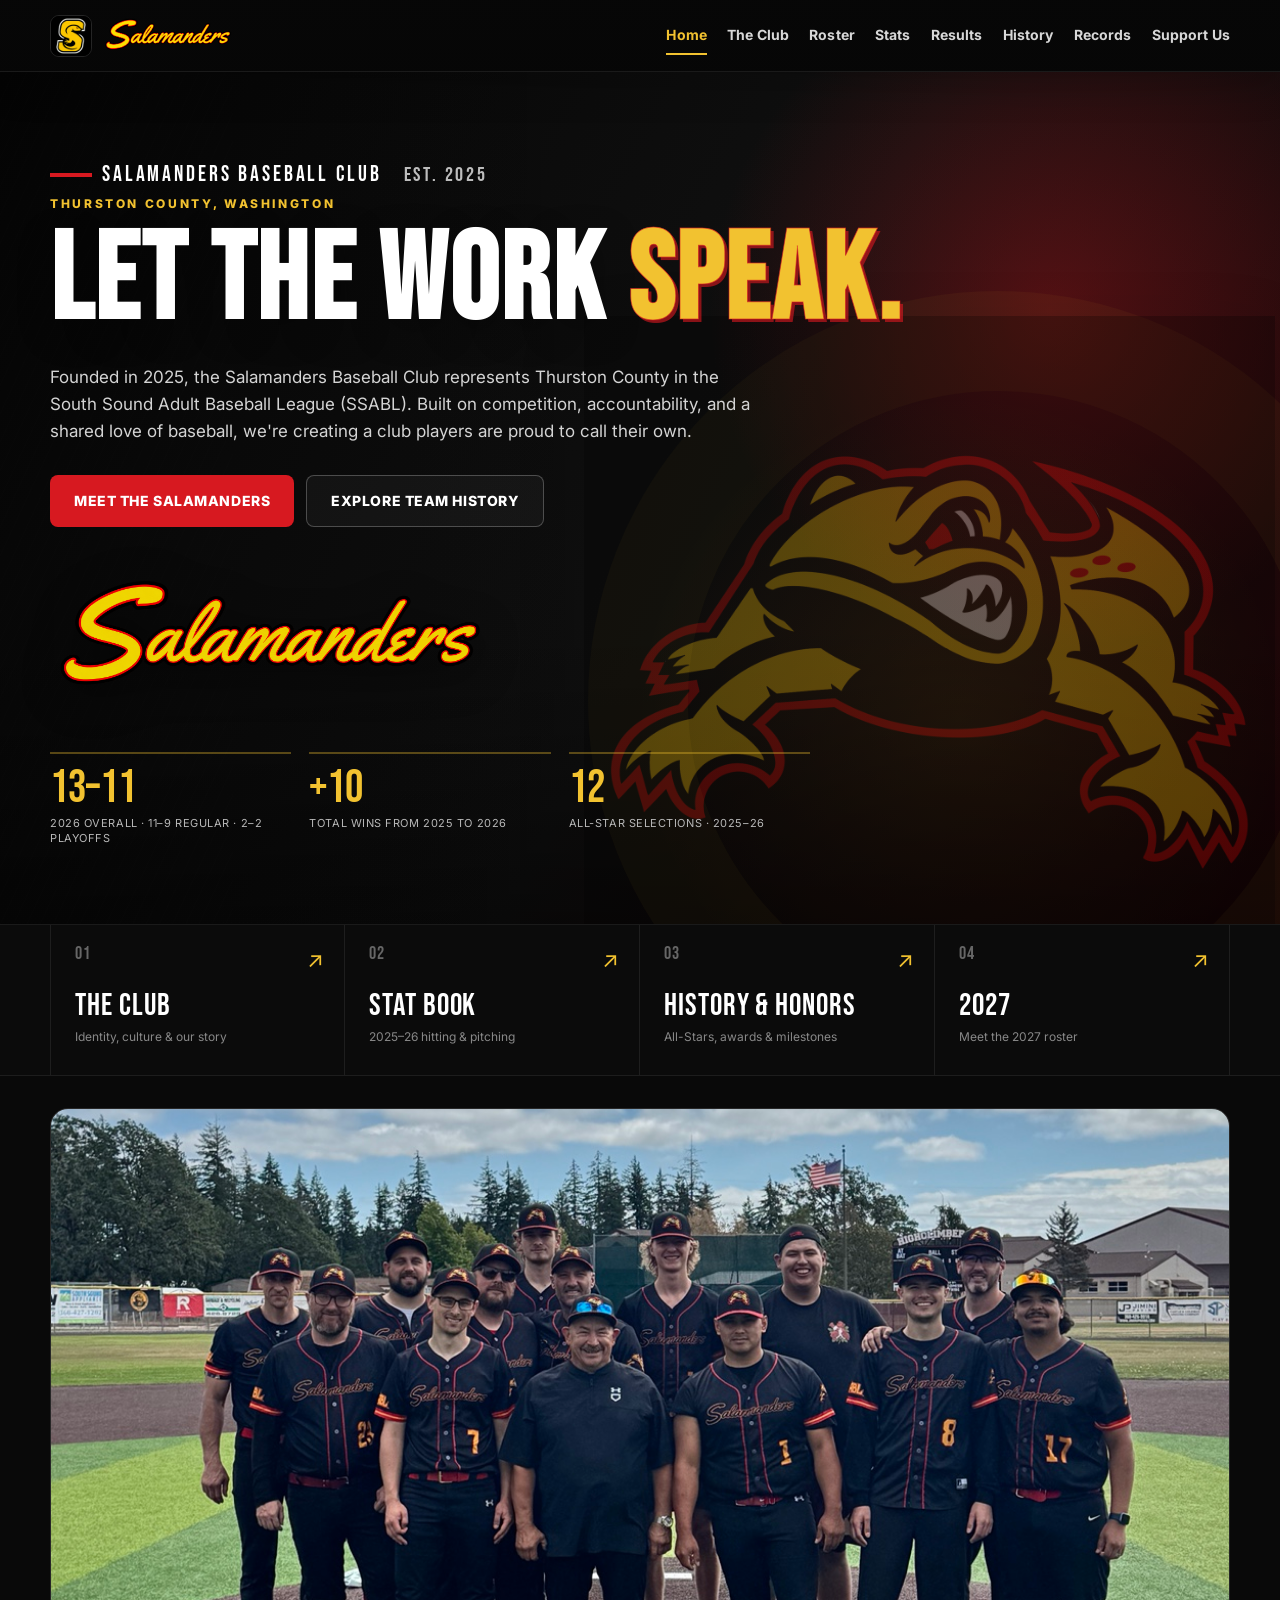
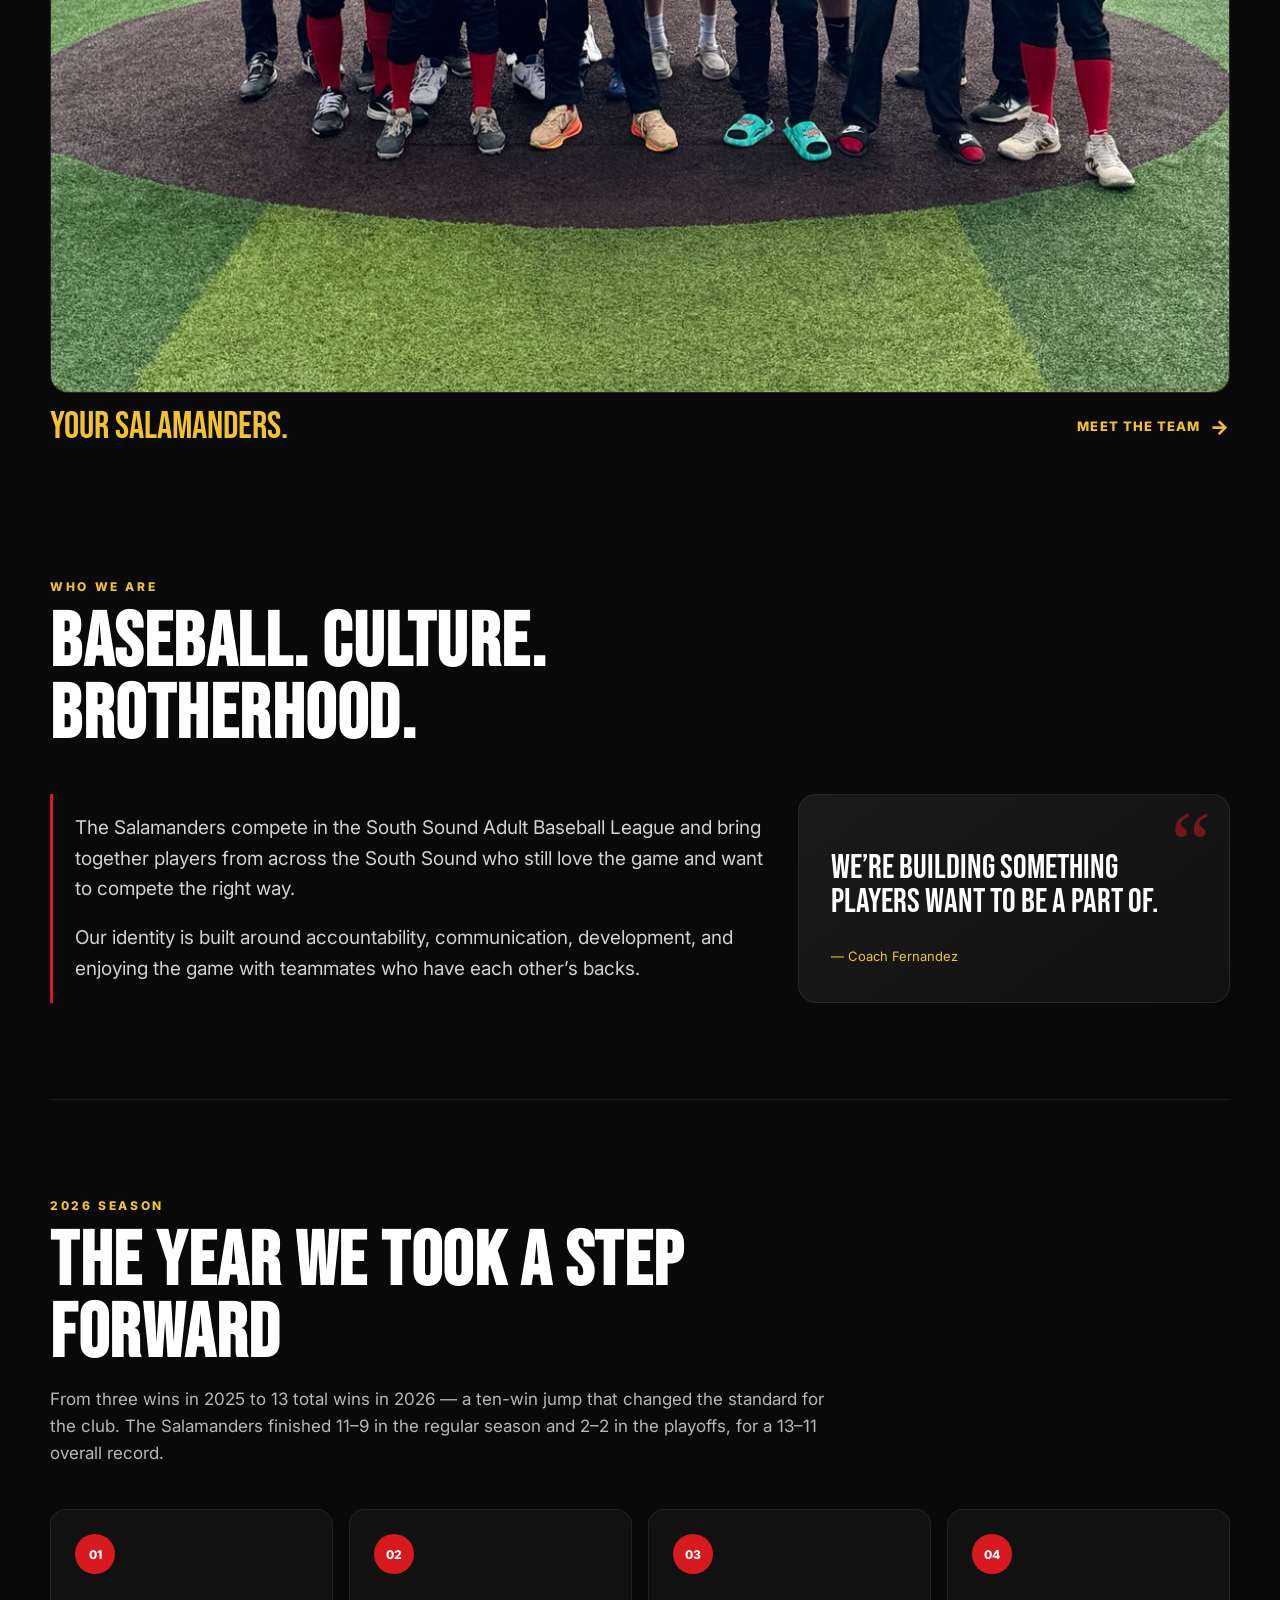
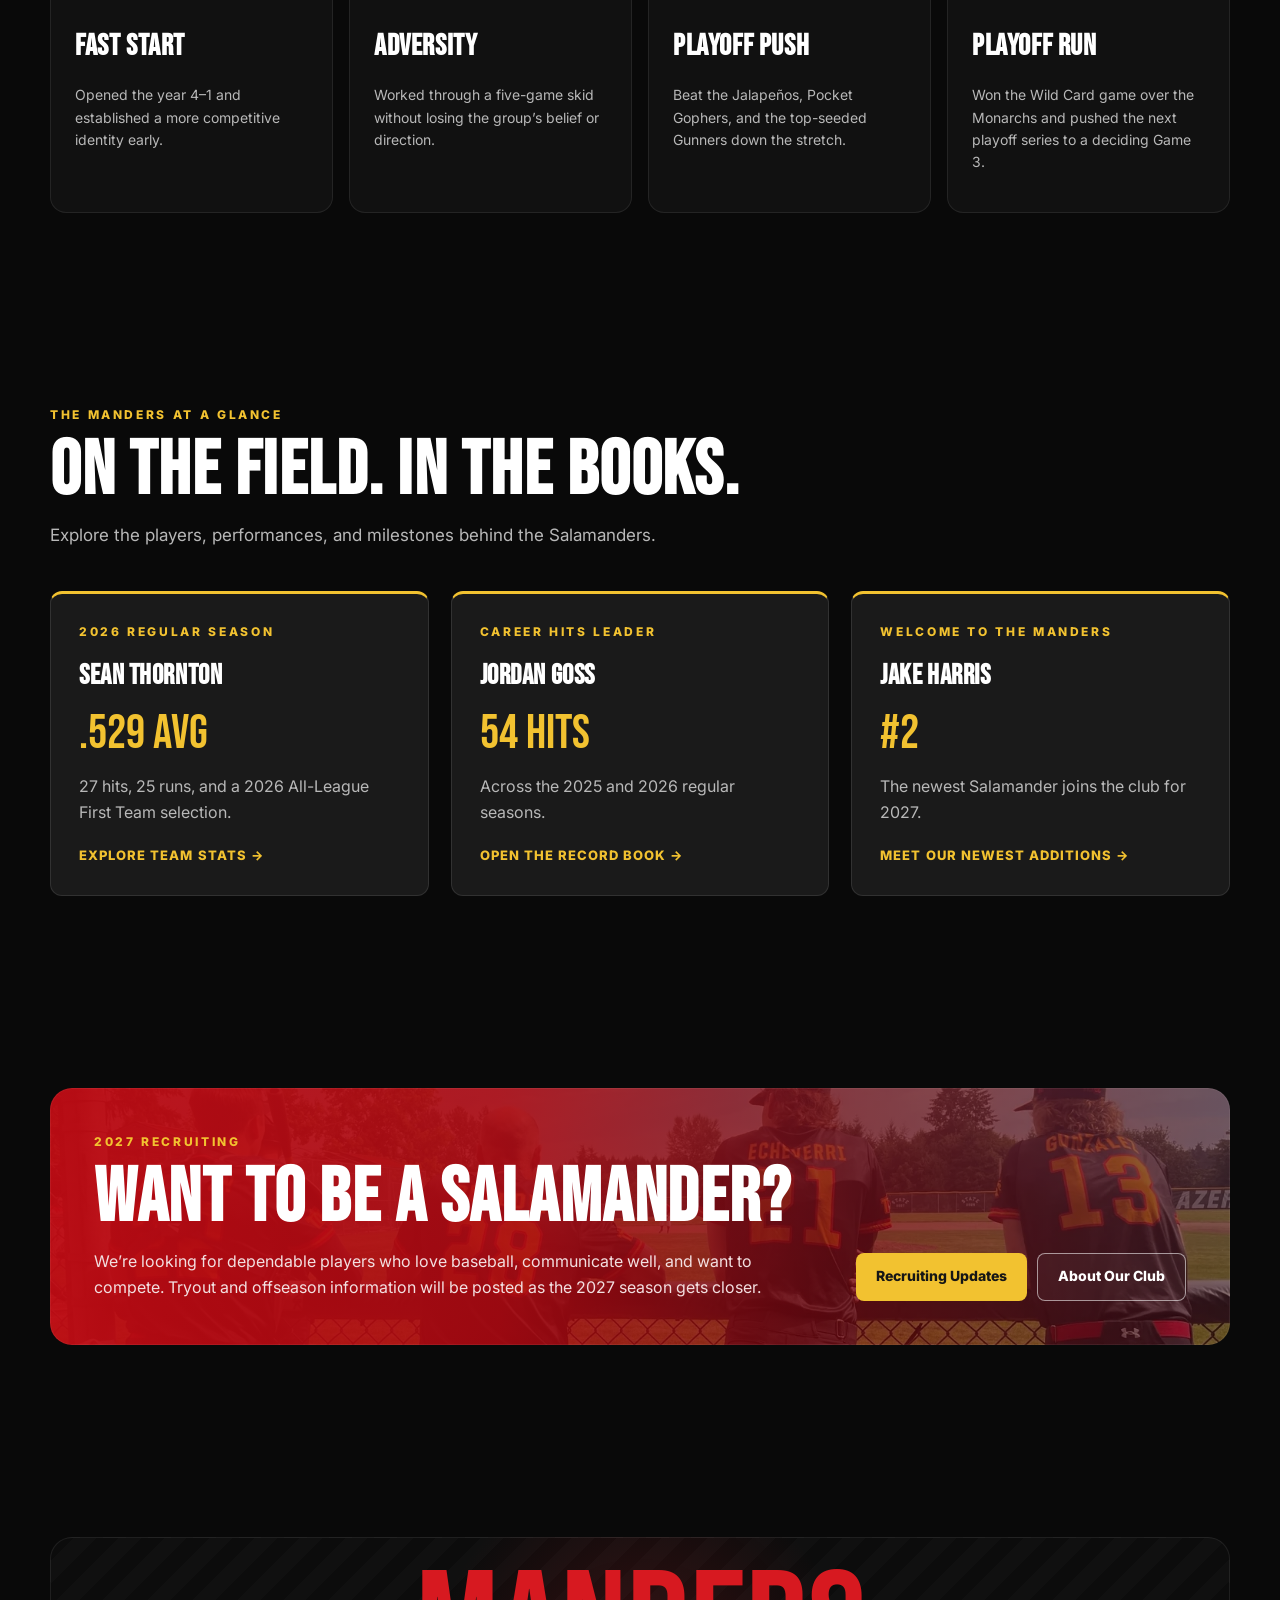
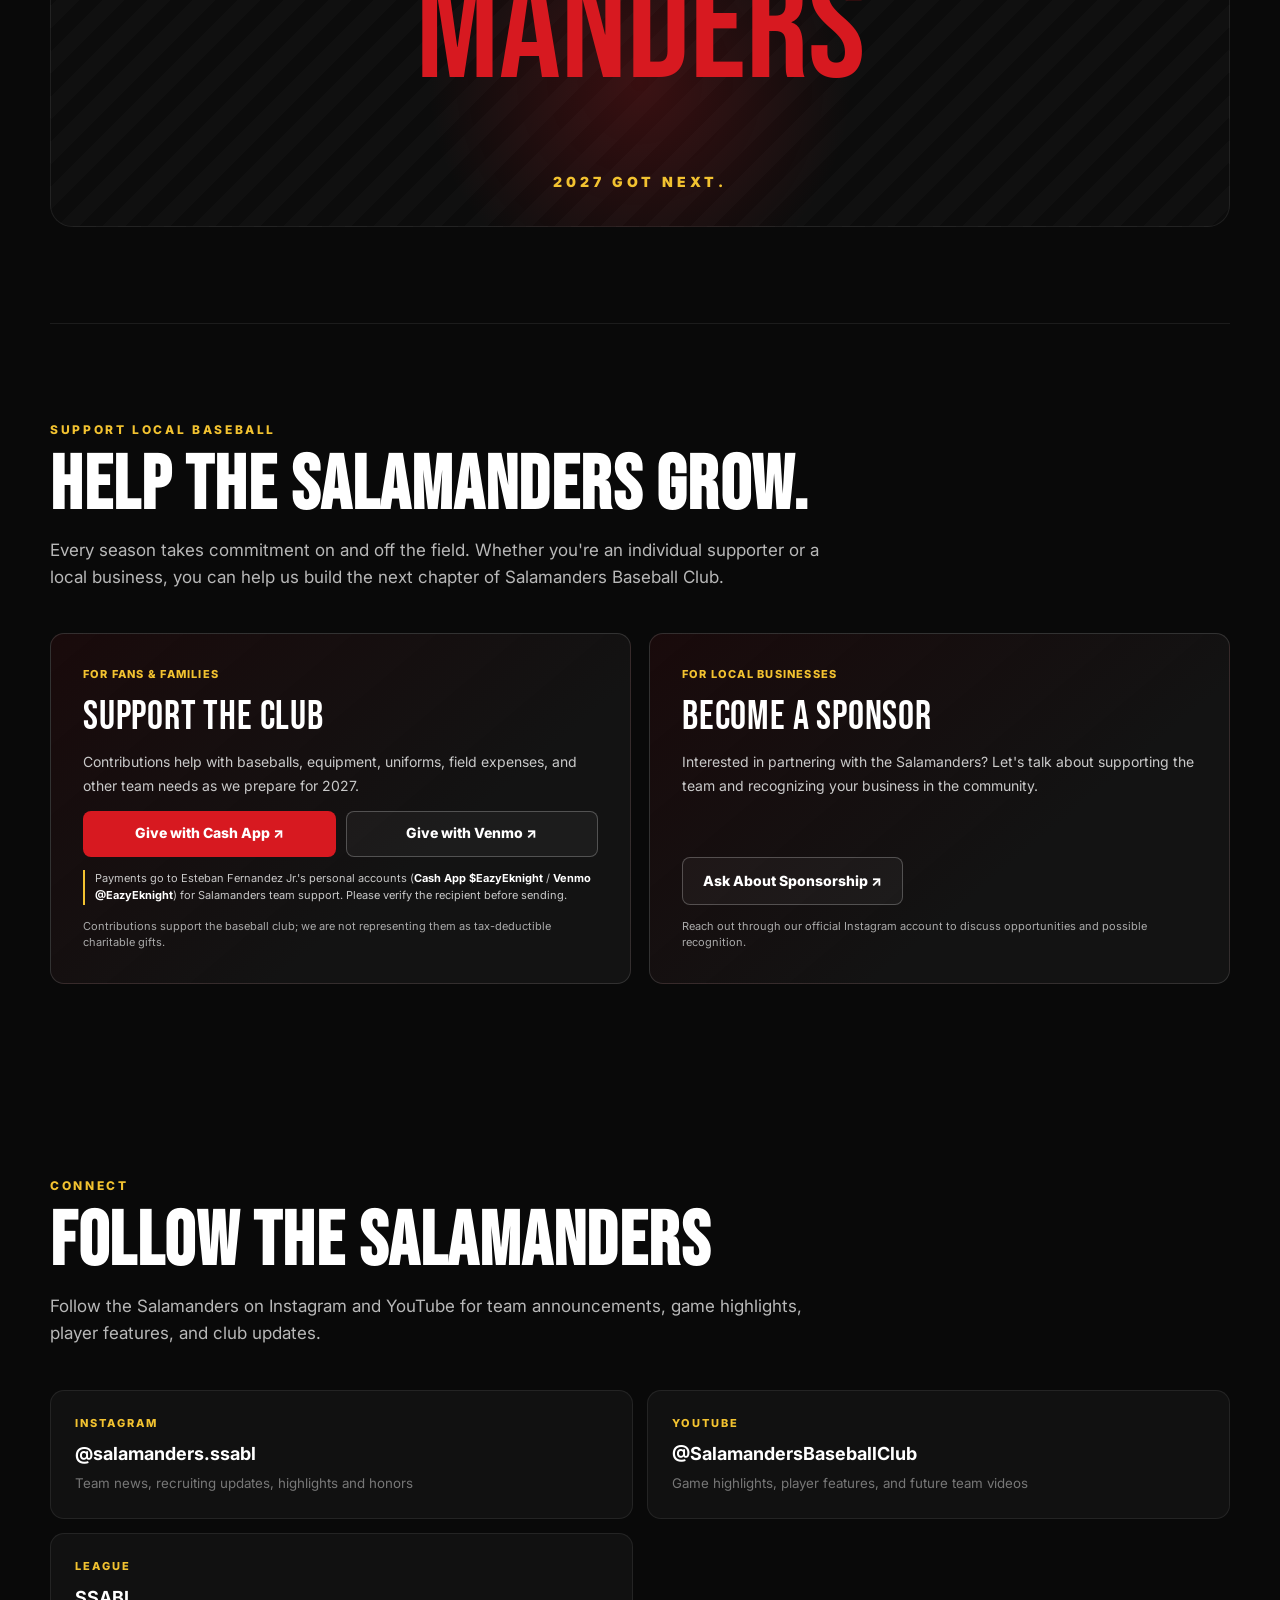
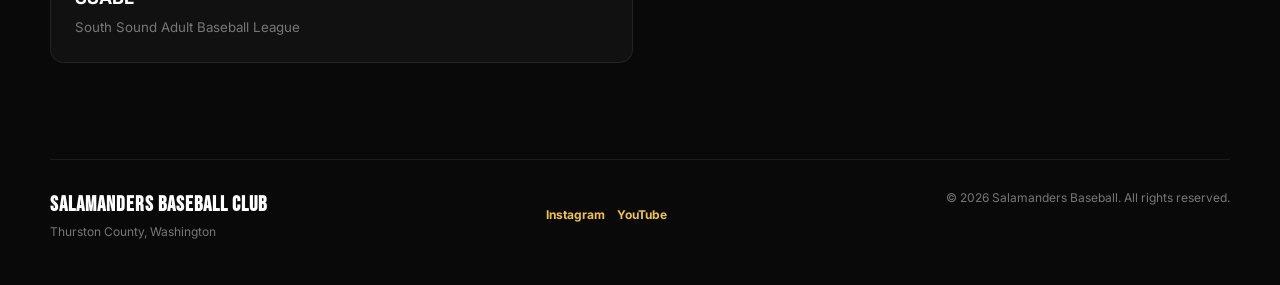
<file: index.html>
<!DOCTYPE html>

<html lang="en">
<head>
<meta charset="utf-8"/>
<meta content="width=device-width, initial-scale=1.0" name="viewport"/>
<meta content="Official home of Salamanders Baseball Club — adult baseball in Thurston County, Washington. View roster, stats, records, team history, honors and 2027 recruiting information." name="description"/>
<title>Salamanders Baseball Club | Thurston County, WA</title>
<meta content="#090909" name="theme-color"/>
<meta content="index,follow,max-image-preview:large" name="robots"/>
<link href="https://salamandersbaseball.org/" rel="canonical"/>
<meta content="website" property="og:type"/>
<meta content="Salamanders Baseball Club" property="og:site_name"/>
<meta content="Salamanders Baseball Club | Thurston County, WA" property="og:title"/>
<meta content="Official home of Salamanders Baseball Club — roster, stats, records, history, honors and 2027 team information." property="og:description"/>
<meta content="https://salamandersbaseball.org/" property="og:url"/>
<meta content="https://salamandersbaseball.org/assets/salamanders-social-share.png" property="og:image"/>
<meta content="Salamanders Baseball Club" property="og:image:alt"/>
<meta content="summary_large_image" name="twitter:card"/>
<meta content="Salamanders Baseball Club | Thurston County, WA" name="twitter:title"/>
<meta content="Official home of Salamanders Baseball Club — roster, stats, records, history, honors and 2027 team information." name="twitter:description"/>
<meta content="https://salamandersbaseball.org/assets/salamanders-social-share.png" name="twitter:image"/>
<link href="assets/salamanders-icon-192.png" rel="icon" sizes="192x192" type="image/png"/>
<link href="assets/salamanders-apple-touch-icon.png" rel="apple-touch-icon"/>
<link href="site.webmanifest" rel="manifest"/>
<link href="https://fonts.googleapis.com" rel="preconnect"/>
<link crossorigin="" href="https://fonts.gstatic.com" rel="preconnect"/>
<link href="https://fonts.googleapis.com/css2?family=Bebas+Neue&amp;family=Inter:wght@400;500;600;700;800&amp;display=swap" rel="stylesheet"/>
<link href="styles.css" rel="stylesheet"/>
<script type="application/ld+json">
  {
    "@context": "https://schema.org",
    "@type": "SportsTeam",
    "name": "Salamanders Baseball Club",
    "alternateName": "Salamanders",
    "sport": "Baseball",
    "url": "https://salamandersbaseball.org/",
    "logo": "https://salamandersbaseball.org/assets/salamanders-s-logo.jpg",
    "image": "https://salamandersbaseball.org/assets/salamanders-social-share.png",
    "description": "Adult baseball club competing in the South Sound Adult Baseball League (SSABL), based in Thurston County, Washington.",
    "areaServed": {
      "@type": "AdministrativeArea",
      "name": "Thurston County, Washington"
    },
    "memberOf": {
      "@type": "SportsOrganization",
      "name": "South Sound Adult Baseball League"
    },
    "sameAs": [
      "https://www.instagram.com/salamanders.ssabl/",
      "https://www.youtube.com/channel/UCF4s4i-jZGny-vRR0JuAUPQ"
    ]
  }
  </script>
</head>
<body>
<a class="skip-link" href="#main-content">Skip to main content</a>
<header class="site-header">
<a aria-label="Salamanders home" class="brand" href="/">
<img alt="Salamanders S logo" class="brand-s" src="assets/salamanders-s-logo.jpg"/>
<img alt="Salamanders" class="brand-script" src="assets/salamanders-script-yellow.png"/>
</a>
<button aria-controls="primary-nav" aria-expanded="false" aria-label="Open menu" class="nav-toggle" type="button">
<span></span><span></span><span></span>
</button>
<nav aria-label="Primary navigation" class="site-nav" id="primary-nav">
<a href="/" aria-current="page">Home</a>
<a href="#about">The Club</a>
<a href="/roster">Roster</a>
<a href="/stats">Stats</a>
<a href="/results">Results</a>
<a href="/history">History</a>
<a href="/records">Records</a>
<a href="#support">Support Us</a>
</nav>
</header>
<main id="main-content">
<section class="hero" id="home">
<div class="hero-overlay"></div>
<div aria-hidden="true" class="hero-grain"></div>
<img alt="" aria-hidden="true" class="hero-mascot" src="assets/salamanders-mascot.png"/>
<div class="hero-content">
<div class="hero-identity"><div class="hero-kicker">SALAMANDERS BASEBALL CLUB</div><span class="hero-founded">EST. 2025</span></div>
<div class="eyebrow">THURSTON COUNTY, WASHINGTON</div>
<h1>LET THE WORK <span>SPEAK.</span></h1>
<p class="hero-sub hero-bio-desktop">
          Founded in 2025, the Salamanders Baseball Club represents Thurston County in the South Sound Adult Baseball League (SSABL).
          Built on competition, accountability, and a shared love of baseball, we're creating a club players are proud to call their own.
        </p>
<p class="hero-sub hero-bio-mobile">Founded in 2025, the Salamanders Baseball Club competes in the South Sound Adult Baseball League (SSABL). Built on accountability, competition, and a shared love for the game.</p>
<div class="hero-actions">
<a class="button button-primary" href="/roster">Meet the Salamanders</a>
<a class="button button-secondary" href="/history">Explore Team History</a>
</div>
<img alt="Salamanders" class="hero-script-logo" src="assets/salamanders-script-yellow.png"/>
<div aria-label="Salamanders club highlights" class="hero-stats">
<div><strong>13–11</strong><span><span class="hero-detail-desktop">2026 overall · 11–9 regular · 2–2 playoffs</span><span class="hero-detail-mobile">2026 OVERALL</span></span></div>
<div><strong>+10</strong><span><span class="hero-detail-desktop">Total wins from 2025 to 2026</span><span class="hero-detail-mobile">WINS VS. 2025</span></span></div>
<div><strong>12</strong><span><span class="hero-detail-desktop">All-Star selections · 2025–26</span><span class="hero-detail-mobile">ALL-STAR SELECTIONS · 2025–26</span></span></div>
</div>
</div>
</section>
<section aria-label="Explore Salamanders website" class="home-dashboard">
<div class="home-dashboard-inner">
<a class="dashboard-card" href="#about">
<span class="dashboard-number">01</span>
<strong>The Club</strong>
<small>Identity, culture &amp; our story</small>
<span class="dashboard-arrow" aria-hidden="true">↗︎</span>
</a>
<a class="dashboard-card" href="/stats">
<span class="dashboard-number">02</span>
<strong>Stat Book</strong>
<small>2025–26 hitting &amp; pitching</small>
<span class="dashboard-arrow" aria-hidden="true">↗︎</span>
</a>
<a class="dashboard-card" href="/history">
<span class="dashboard-number">03</span>
<strong>History &amp; Honors</strong>
<small>All-Stars, awards &amp; milestones</small>
<span class="dashboard-arrow" aria-hidden="true">↗︎</span>
</a>
<a class="dashboard-card" href="/roster#roster">
<span class="dashboard-number">04</span>
<strong>2027</strong>
<small>Meet the 2027 roster</small>
<span class="dashboard-arrow" aria-hidden="true">↗︎</span>
</a>
</div>
</section>
<section class="section team-photo-feature" aria-label="Meet the Salamanders">
<figure>
<img alt="Salamanders players and coaching staff together on the baseball field" src="assets/salamanders-team.jpeg" width="1152" height="1536" loading="lazy" decoding="async"/>
<figcaption><span>YOUR SALAMANDERS.</span><a class="text-link" href="/roster">Meet the team <span aria-hidden="true">→</span></a></figcaption>
</figure>
</section>
<section class="section about" id="about">
<div class="section-heading">
<div class="eyebrow">WHO WE ARE</div>
<h2>BASEBALL. CULTURE. BROTHERHOOD.</h2>
</div>
<div class="about-grid">
<div class="about-copy">
<p>
            The Salamanders compete in the South Sound Adult Baseball League and bring together players
            from across the South Sound who still love the game and want to compete the right way.
          </p>
<p>
            Our identity is built around accountability, communication, development, and enjoying the game
            with teammates who have each other’s backs.
          </p>
</div>
<div class="quote-card">
<div class="quote-mark">“</div>
<p>We’re building something players want to be a part of.</p>
<span>— Coach Fernandez</span>
</div>
</div>
</section>
<section class="section season" id="season">
<div class="section-heading">
<div class="eyebrow">2026 SEASON</div>
<h2>THE YEAR WE TOOK A STEP FORWARD</h2>
<p>From three wins in 2025 to 13 total wins in 2026 — a ten-win jump that changed the standard for the club. The Salamanders finished 11–9 in the regular season and 2–2 in the playoffs, for a 13–11 overall record.</p>
</div>
<div class="timeline">
<article class="timeline-card">
<span class="step">01</span>
<h3>Fast Start</h3>
<p>Opened the year 4–1 and established a more competitive identity early.</p>
</article>
<article class="timeline-card">
<span class="step">02</span>
<h3>Adversity</h3>
<p>Worked through a five-game skid without losing the group’s belief or direction.</p>
</article>
<article class="timeline-card">
<span class="step">03</span>
<h3>Playoff Push</h3>
<p>Beat the Jalapeños, Pocket Gophers, and the top-seeded Gunners down the stretch.</p>
</article>
<article class="timeline-card">
<span class="step">04</span>
<h3>Playoff Run</h3>
<p>Won the Wild Card game over the Monarchs and pushed the next playoff series to a deciding Game 3.</p>
</article>
</div>
</section>





<section class="section home-highlights" aria-labelledby="highlights-heading">
<div class="section-heading"><div class="eyebrow">THE MANDERS AT A GLANCE</div><h2 id="highlights-heading">ON THE FIELD. IN THE BOOKS.</h2><p>Explore the players, performances, and milestones behind the Salamanders.</p></div>
<div class="home-highlight-grid">
<article class="home-highlight-card"><div class="eyebrow">2026 REGULAR SEASON</div><h3>Sean Thornton</h3><strong class="highlight-value">.529 AVG</strong><p>27 hits, 25 runs, and a 2026 All-League First Team selection.</p><a class="text-link" href="/stats">Explore team stats →</a></article>
<article class="home-highlight-card"><div class="eyebrow">CAREER HITS LEADER</div><h3>Jordan Goss</h3><strong class="highlight-value">54 HITS</strong><p>Across the 2025 and 2026 regular seasons.</p><a class="text-link" href="/records">Open the record book →</a></article>
<article class="home-highlight-card"><div class="eyebrow">WELCOME TO THE MANDERS</div><h3>Jake Harris</h3><strong class="highlight-value">#2</strong><p>The newest Salamander joins the club for 2027.</p><a class="text-link" href="/roster#jake-harris">Meet our newest additions →</a></article>
</div></section>
<section class="section join" id="join">
<div class="join-panel">
<div>
<div class="eyebrow">2027 RECRUITING</div>
<h2>WANT TO BE A SALAMANDER?</h2>
<p>
            We’re looking for dependable players who love baseball, communicate well, and want to compete.
            Tryout and offseason information will be posted as the 2027 season gets closer.
          </p>
</div>
<div class="join-actions">
<a class="button button-primary" href="#contact">Recruiting Updates</a>
<a class="button button-secondary" href="#about">About Our Club</a>
</div>
</div>
</section>
<section class="section identity">
<div class="identity-card">
<div class="identity-big">MANDERS</div>
<div class="identity-small">2027 GOT NEXT.</div>
</div>
</section>
<section class="section support-section" id="support" aria-labelledby="support-title">
<div class="section-heading">
<div class="eyebrow">SUPPORT LOCAL BASEBALL</div>
<h2 id="support-title">HELP THE SALAMANDERS GROW.</h2>
<p>Every season takes commitment on and off the field. Whether you're an individual supporter or a local business, you can help us build the next chapter of Salamanders Baseball Club.</p>
</div>
<div class="support-grid">
<article class="support-card">
<div class="support-card-type">FOR FANS &amp; FAMILIES</div>
<h3>SUPPORT THE CLUB</h3>
<p>Contributions help with baseballs, equipment, uniforms, field expenses, and other team needs as we prepare for 2027.</p>
<div class="support-payment-options" aria-label="Ways to contribute">
<a class="button button-primary support-pay-link" href="https://cash.app/$EazyEknight" target="_blank" rel="noopener noreferrer">Give with Cash App ↗</a>
<a class="button button-secondary support-pay-link" href="https://account.venmo.com/u/EazyEknight" target="_blank" rel="noopener noreferrer">Give with Venmo ↗</a>
</div>
<p class="support-payment-recipient">Payments go to Esteban Fernandez Jr.'s personal accounts (<strong>Cash App $EazyEknight</strong> / <strong>Venmo @EazyEknight</strong>) for Salamanders team support. Please verify the recipient before sending.</p>
<p class="support-fineprint">Contributions support the baseball club; we are not representing them as tax-deductible charitable gifts.</p>
</article>
<article class="support-card">
<div class="support-card-type">FOR LOCAL BUSINESSES</div>
<h3>BECOME A SPONSOR</h3>
<p>Interested in partnering with the Salamanders? Let's talk about supporting the team and recognizing your business in the community.</p>
<a class="button button-secondary support-action" href="https://www.instagram.com/salamanders.ssabl/" target="_blank" rel="noopener noreferrer" aria-label="Contact Salamanders Baseball Club about sponsorship on Instagram">Ask About Sponsorship ↗</a>
<p class="support-fineprint">Reach out through our official Instagram account to discuss opportunities and possible recognition.</p>
</article>
</div>
</section>
<section class="section contact" id="contact">
<div class="section-heading">
<div class="eyebrow">CONNECT</div>
<h2>FOLLOW THE SALAMANDERS</h2>
<p>Follow the Salamanders on Instagram and YouTube for team announcements, game highlights, player features, and club updates.</p>
</div>
<div class="contact-grid launch-contact-grid">
<a aria-label="Follow Salamanders Baseball Club on Instagram" class="contact-card" href="https://www.instagram.com/salamanders.ssabl/" rel="noopener noreferrer" target="_blank">
<span>Instagram</span>
<strong>@salamanders.ssabl</strong>
<small>Team news, recruiting updates, highlights and honors</small>
</a>
<a aria-label="Visit the official Salamanders Baseball Club YouTube channel" class="contact-card" href="https://www.youtube.com/channel/UCF4s4i-jZGny-vRR0JuAUPQ" rel="noopener noreferrer" target="_blank">
<span>YouTube</span>
<strong>@SalamandersBaseballClub</strong>
<small>Game highlights, player features, and future team videos</small>
</a>
<div class="contact-card">
<span>League</span>
<strong>SSABL</strong>
<small>South Sound Adult Baseball League</small>
</div>
</div>
</section>
</main>
<footer class="site-footer">
<div>
<strong>SALAMANDERS BASEBALL CLUB</strong>
<span>Thurston County, Washington</span>
</div>
<div class="footer-social-links"><a href="https://www.instagram.com/salamanders.ssabl/" target="_blank" rel="noopener noreferrer" aria-label="Salamanders Instagram">Instagram</a><a href="https://www.youtube.com/channel/UCF4s4i-jZGny-vRR0JuAUPQ" target="_blank" rel="noopener noreferrer" aria-label="Salamanders YouTube channel">YouTube</a></div>
<div>© <span id="year"></span> Salamanders Baseball. All rights reserved.</div>
</footer>
<button aria-label="Back to top" class="back-to-top" type="button">↑</button>
<script src="script.js"></script>

</body>
</html>
</file>
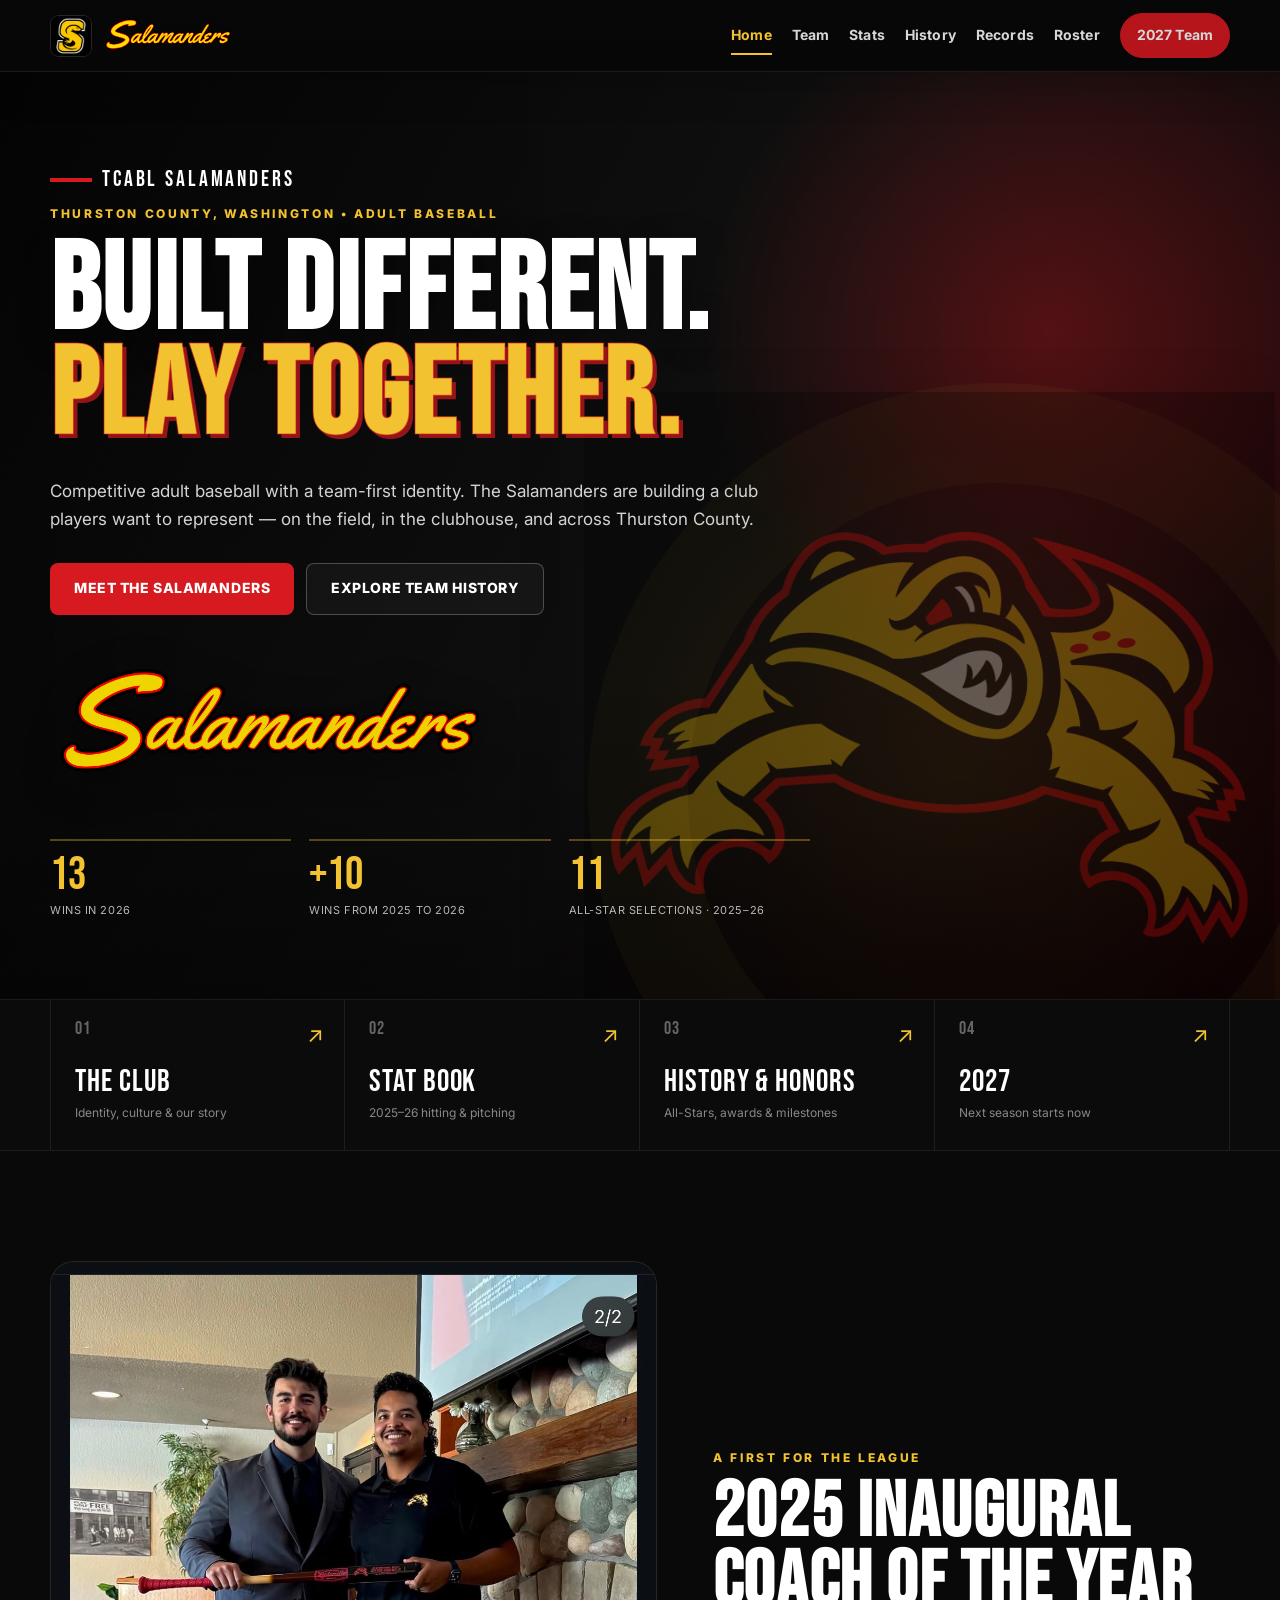
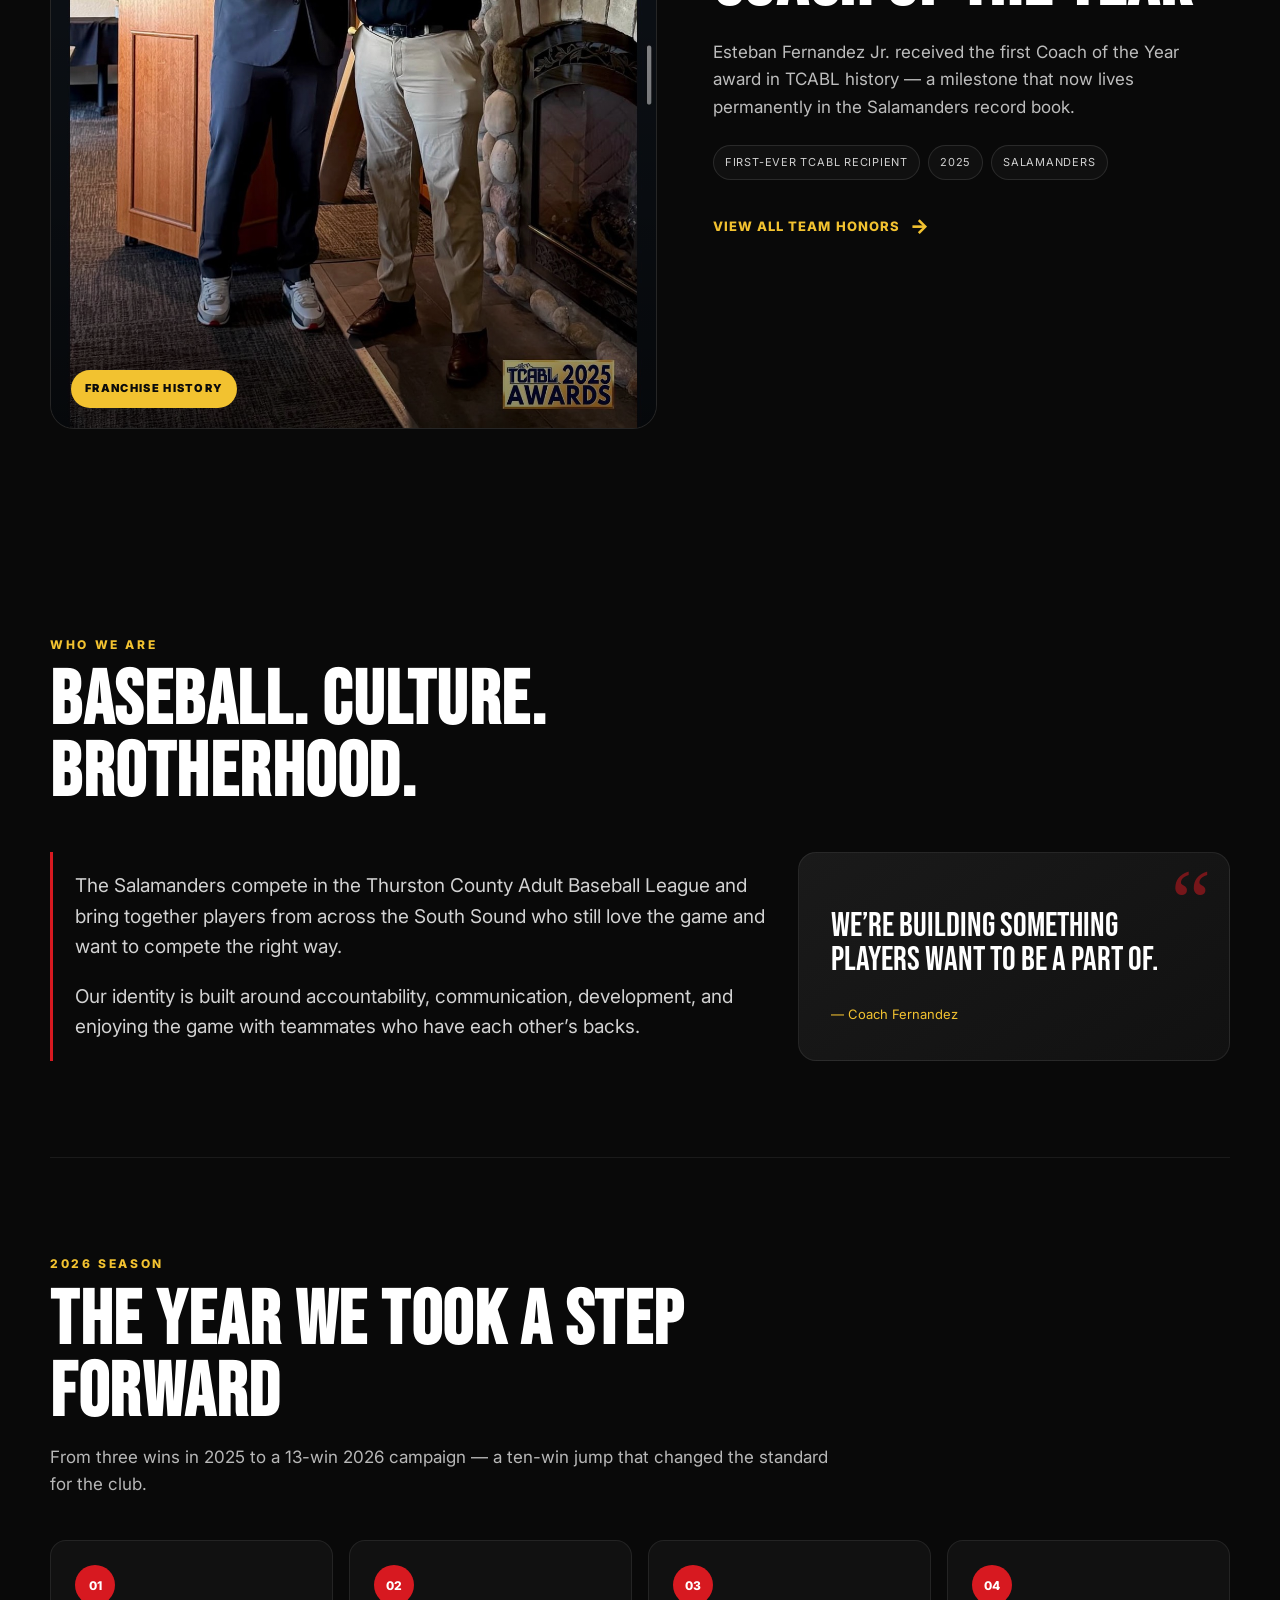
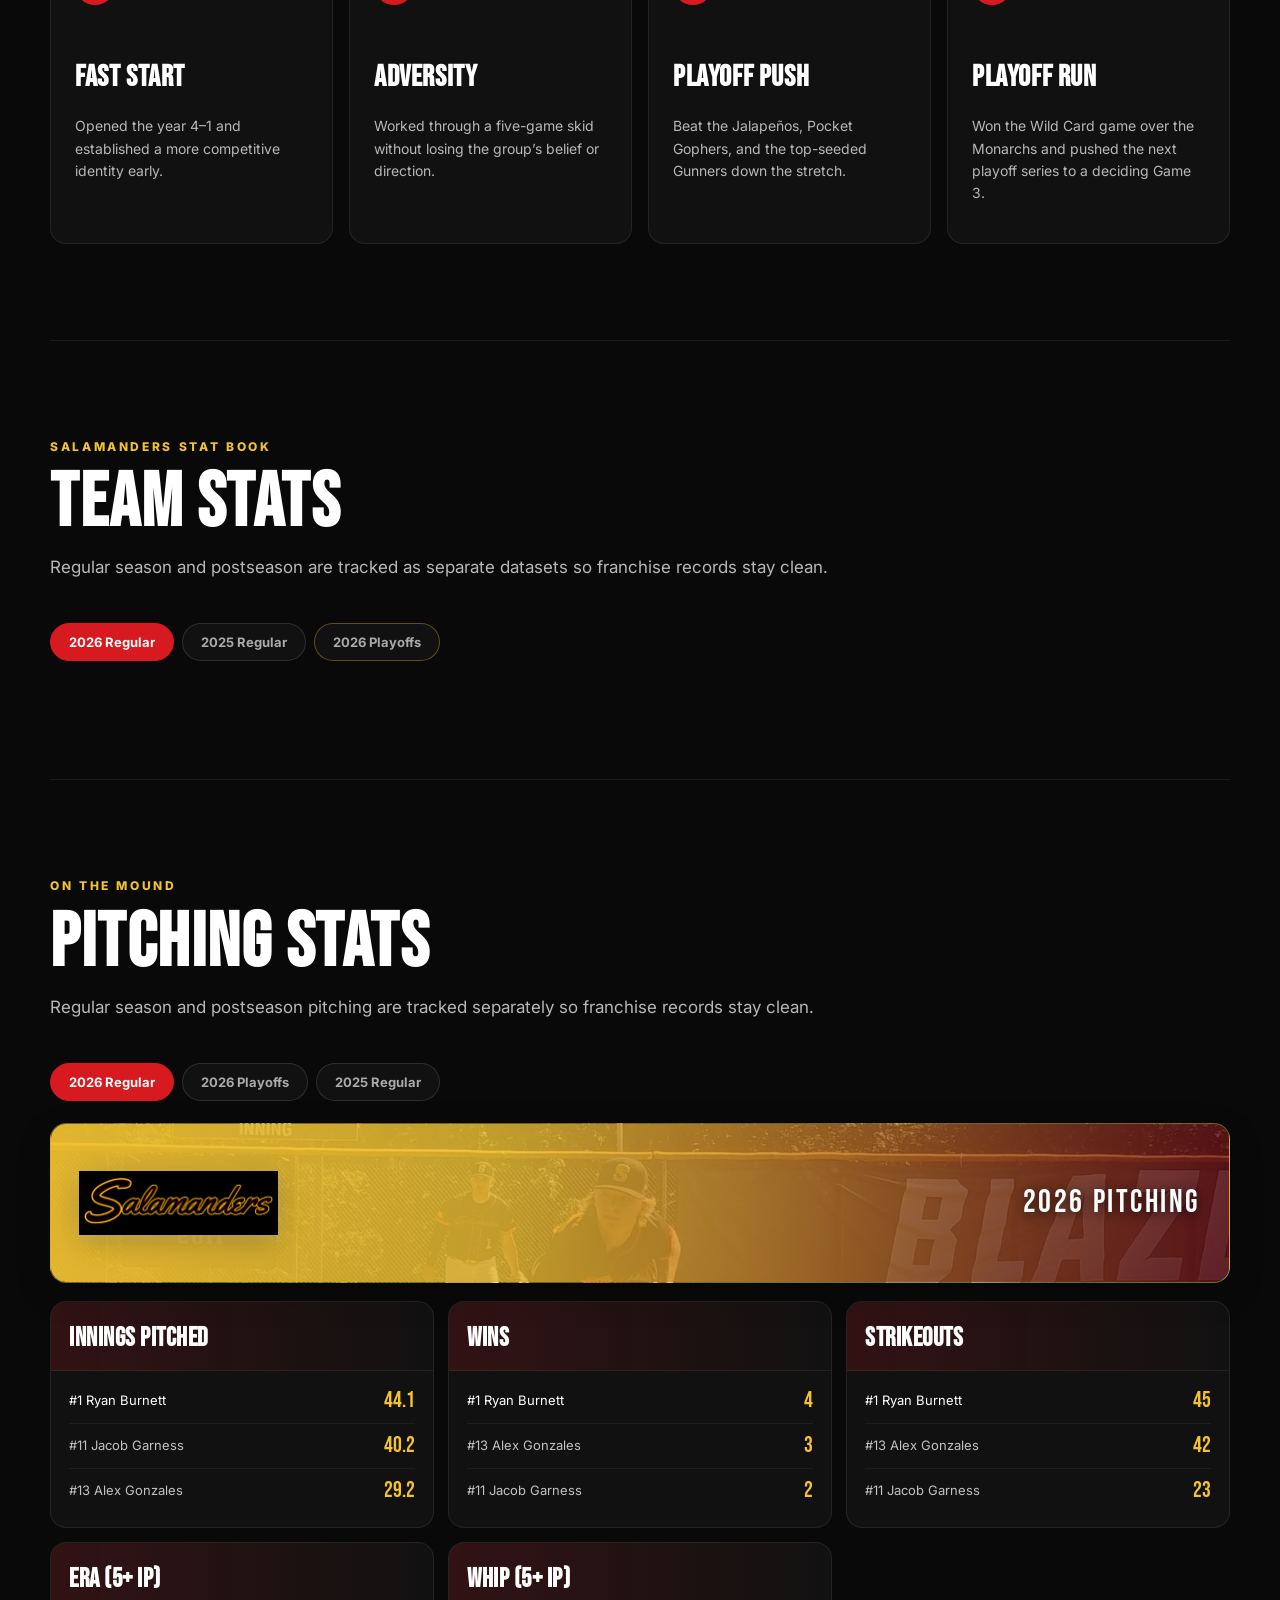
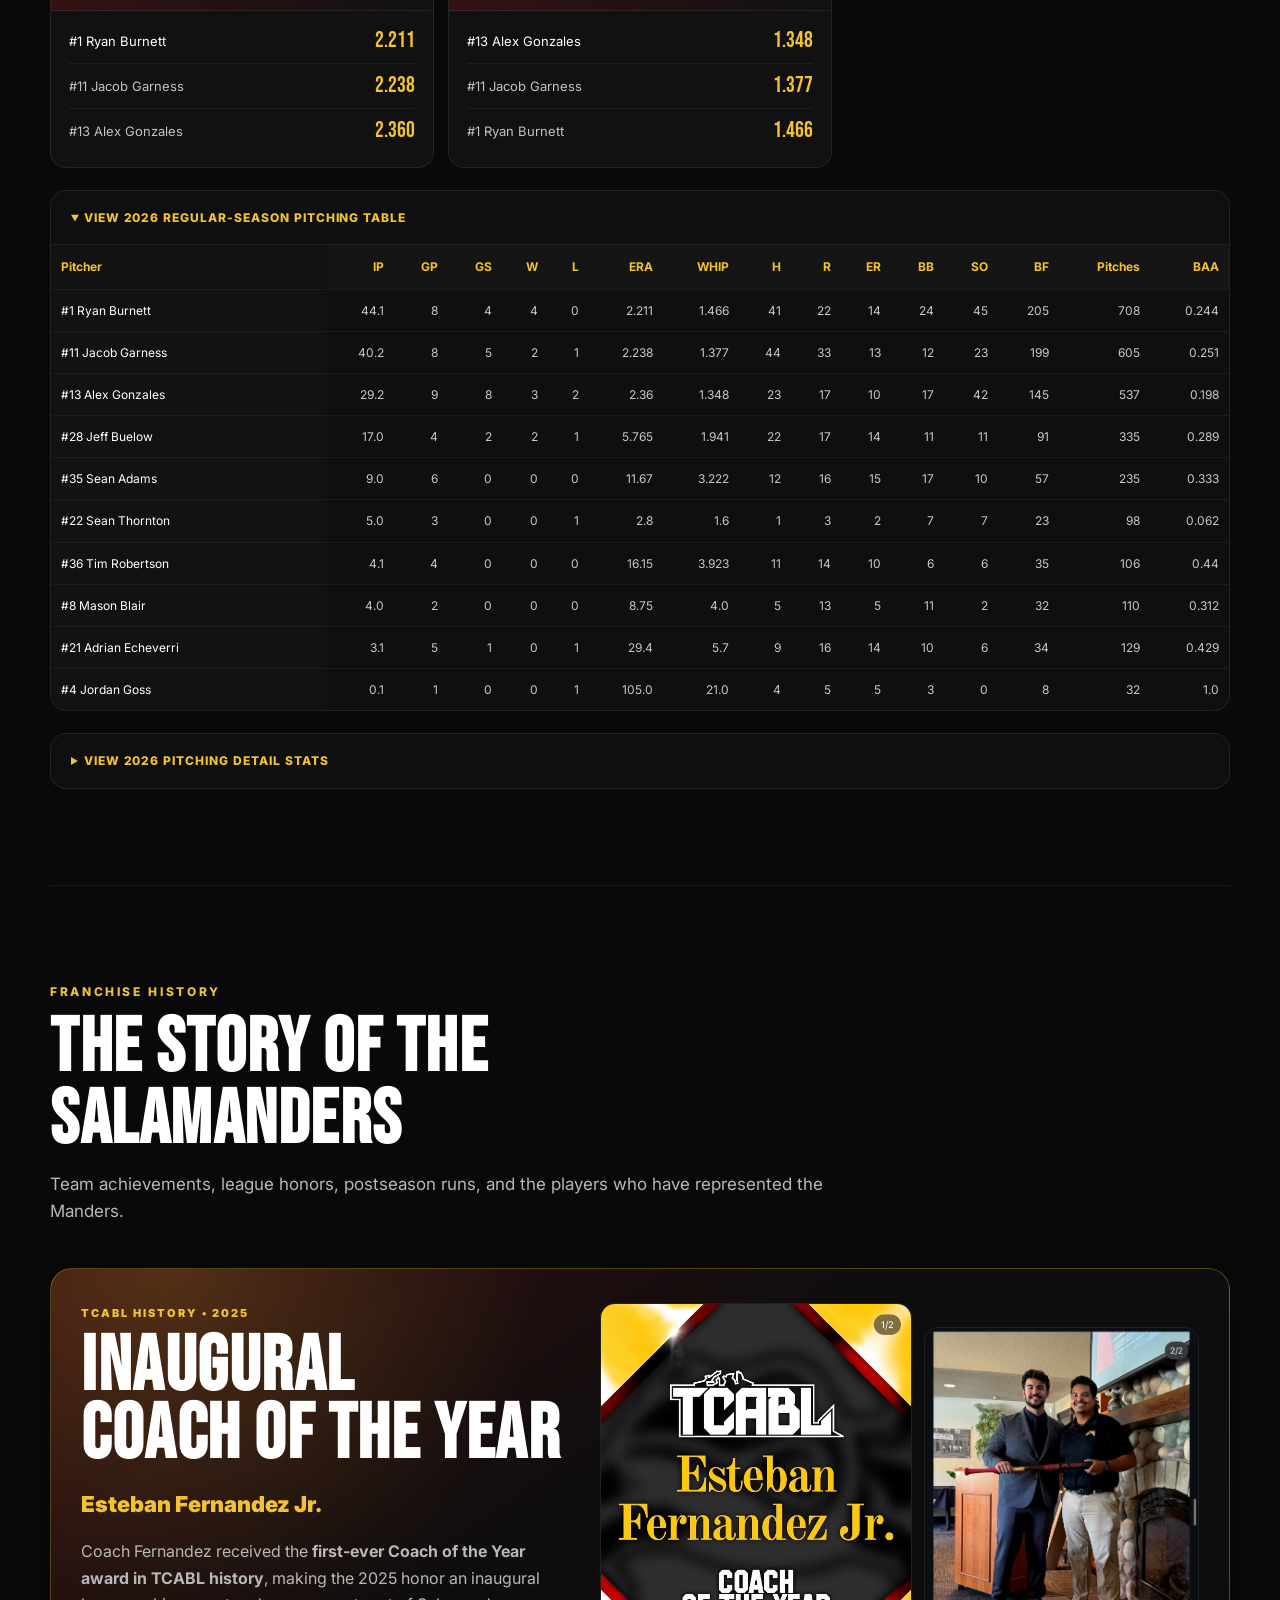
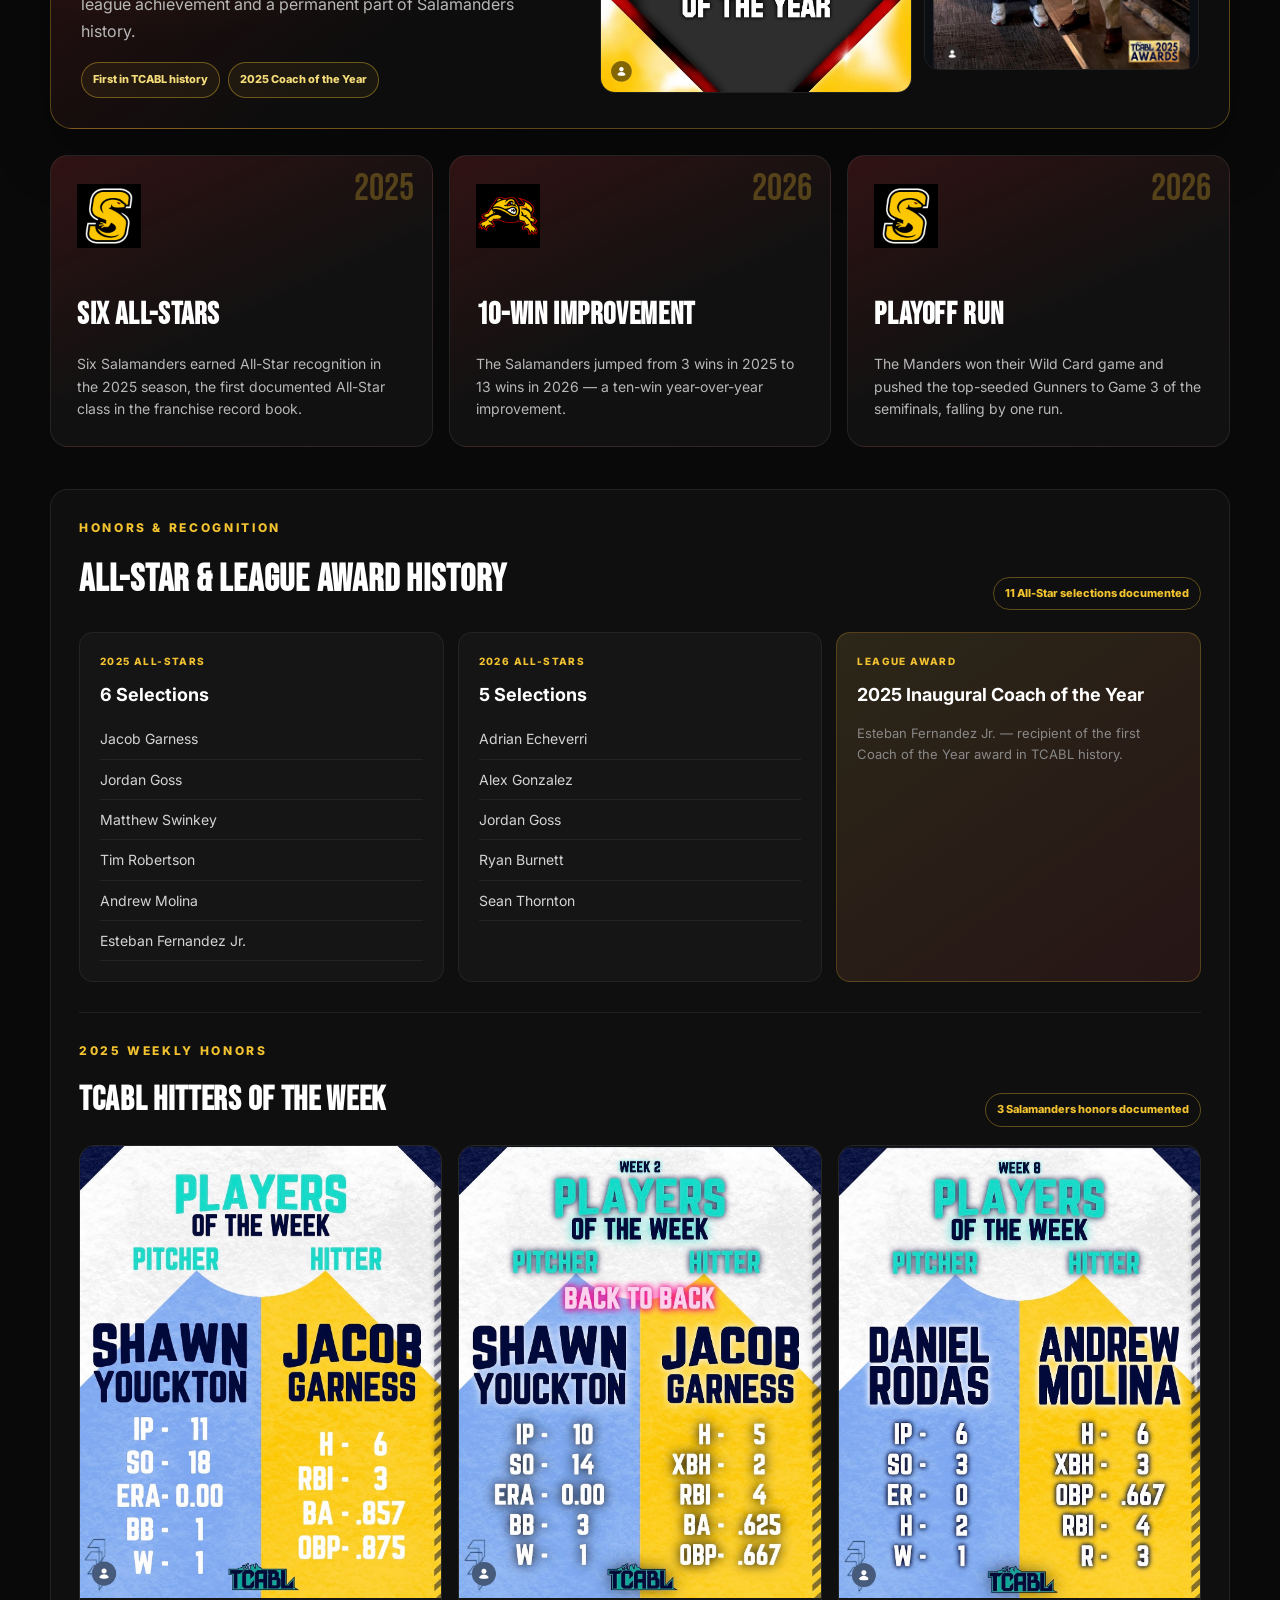
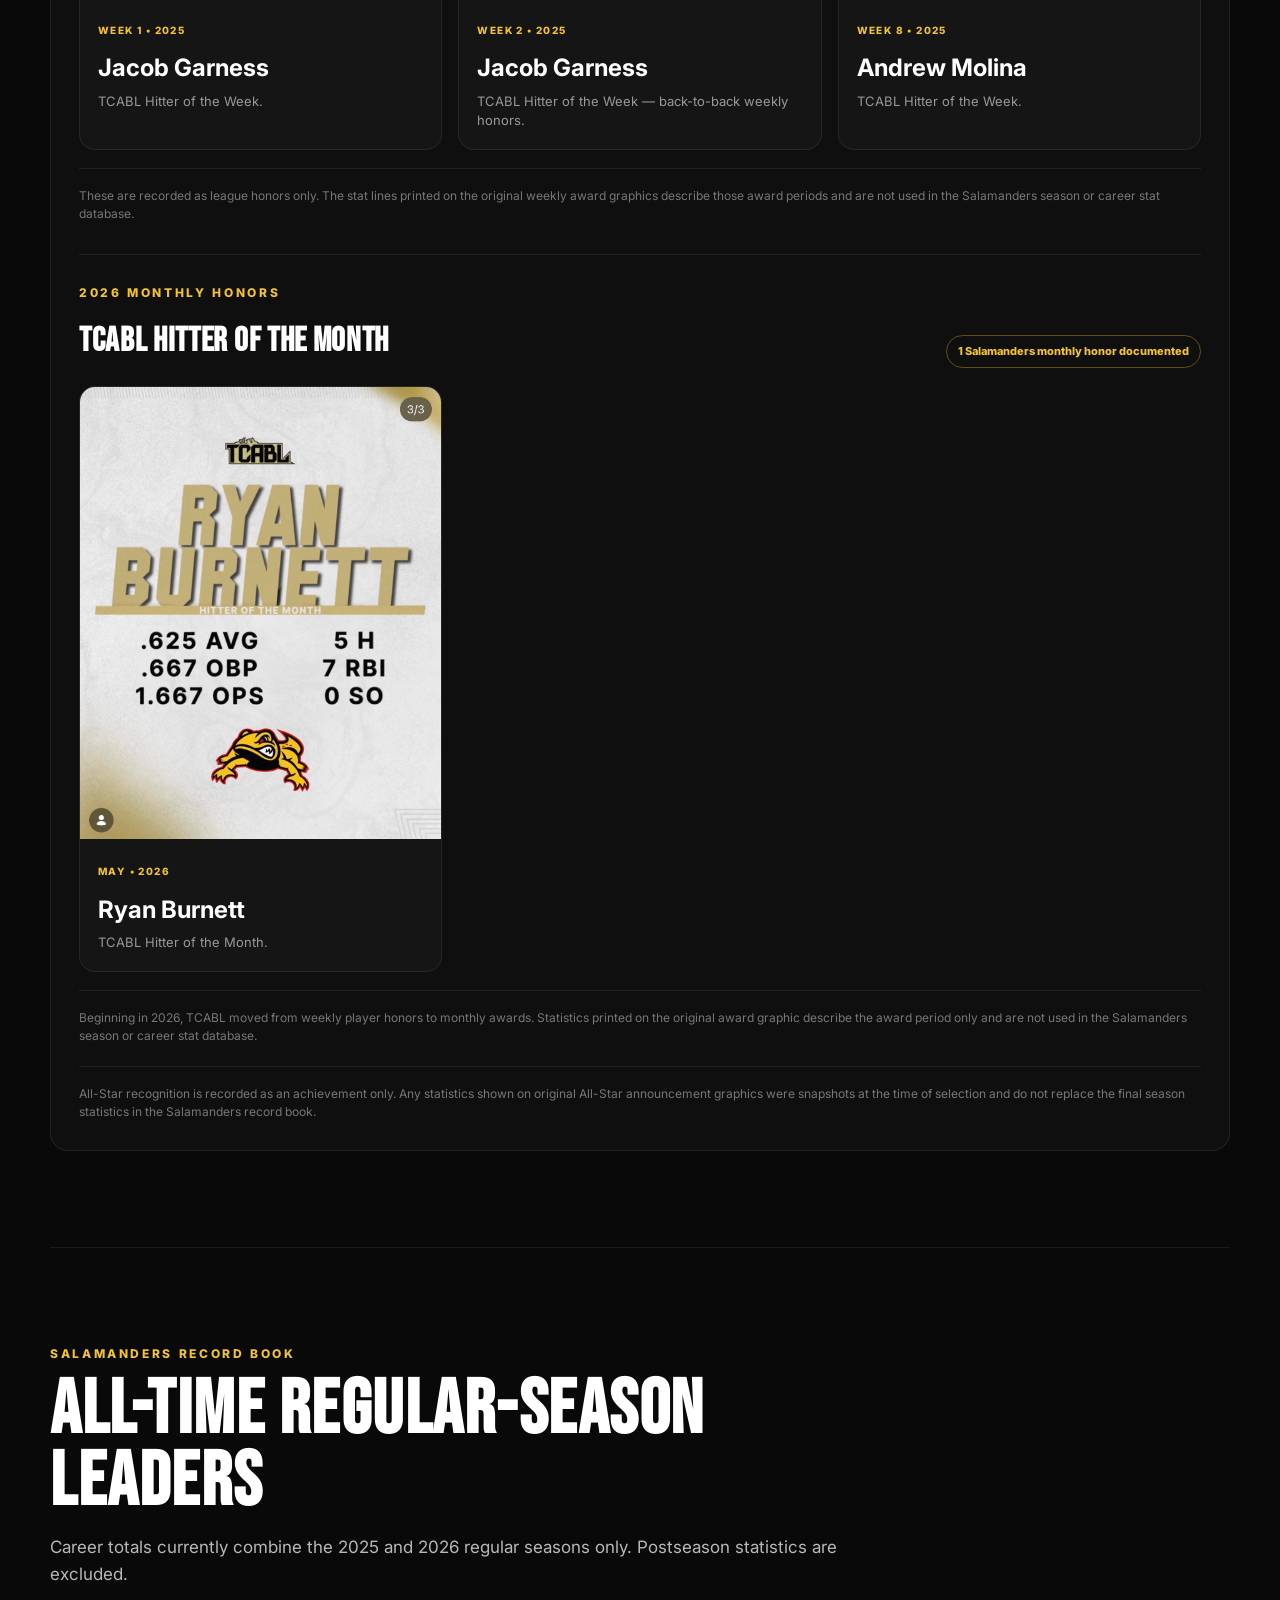
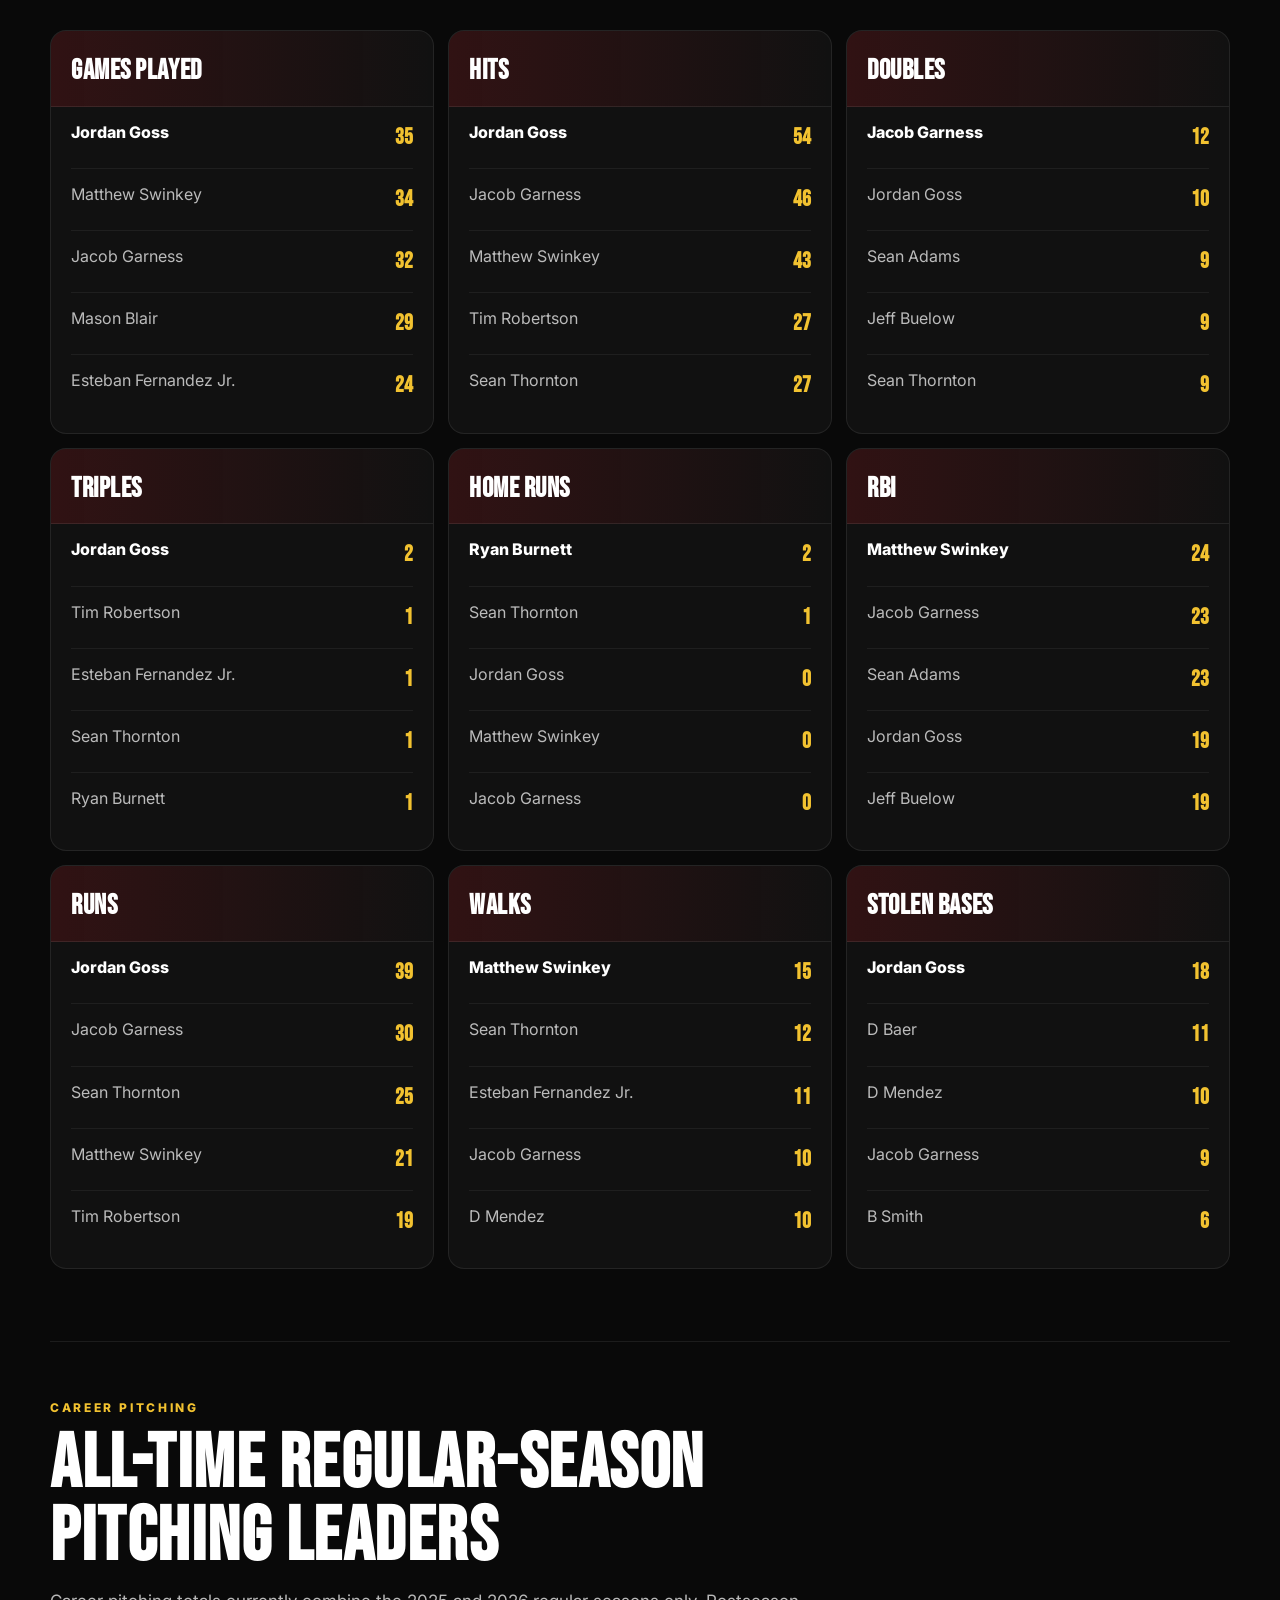
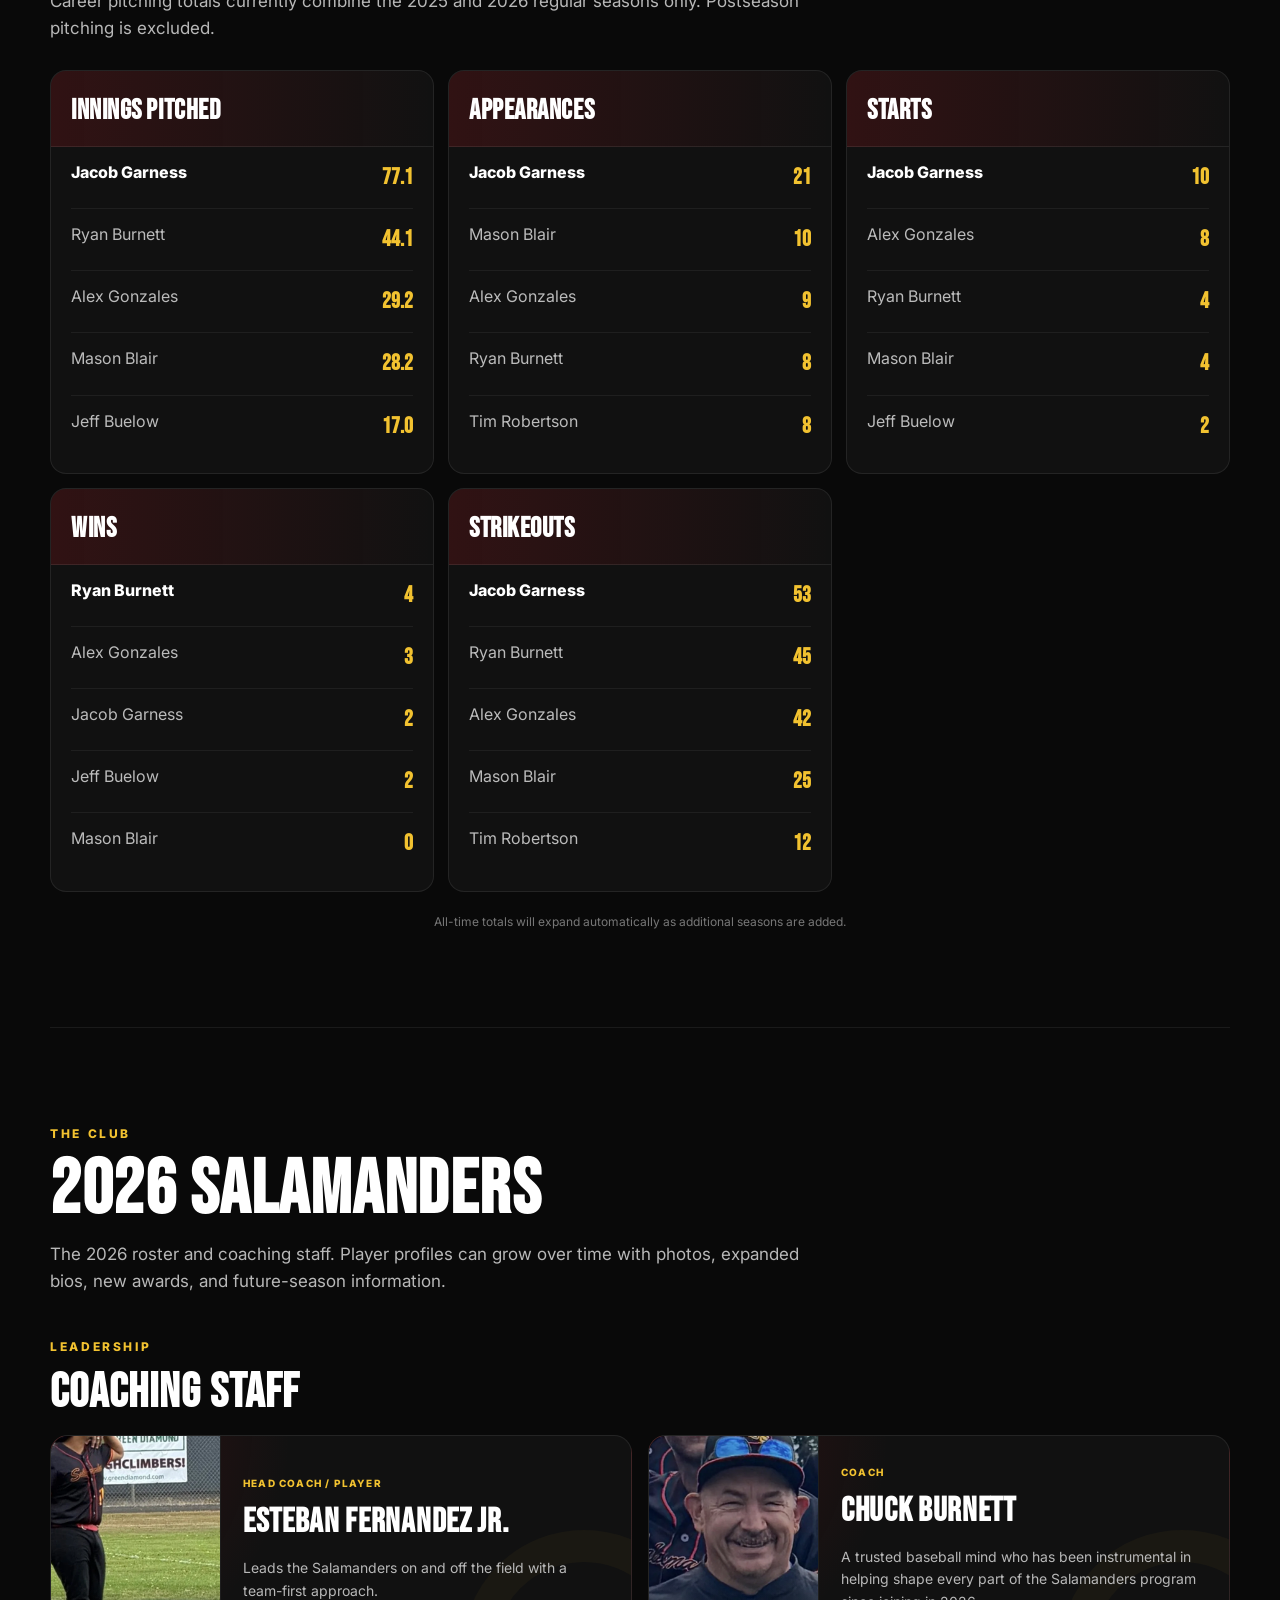
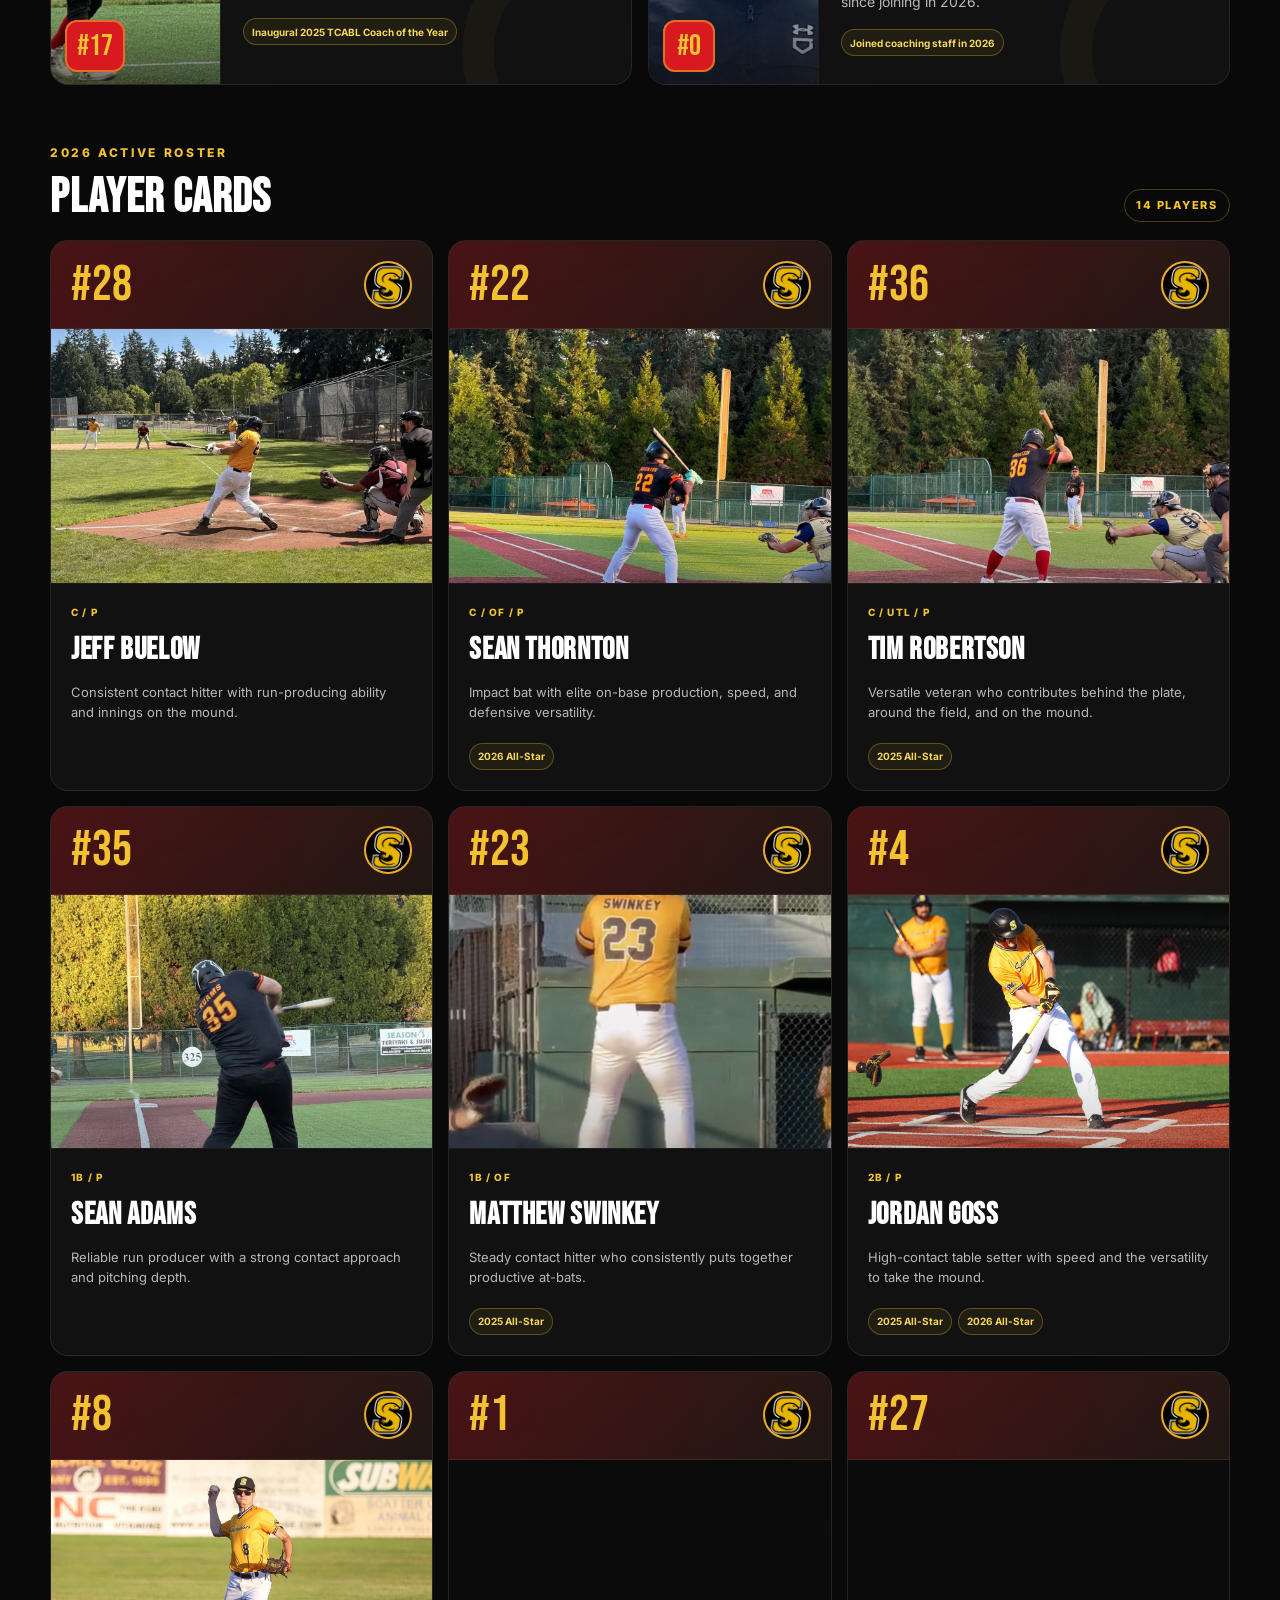
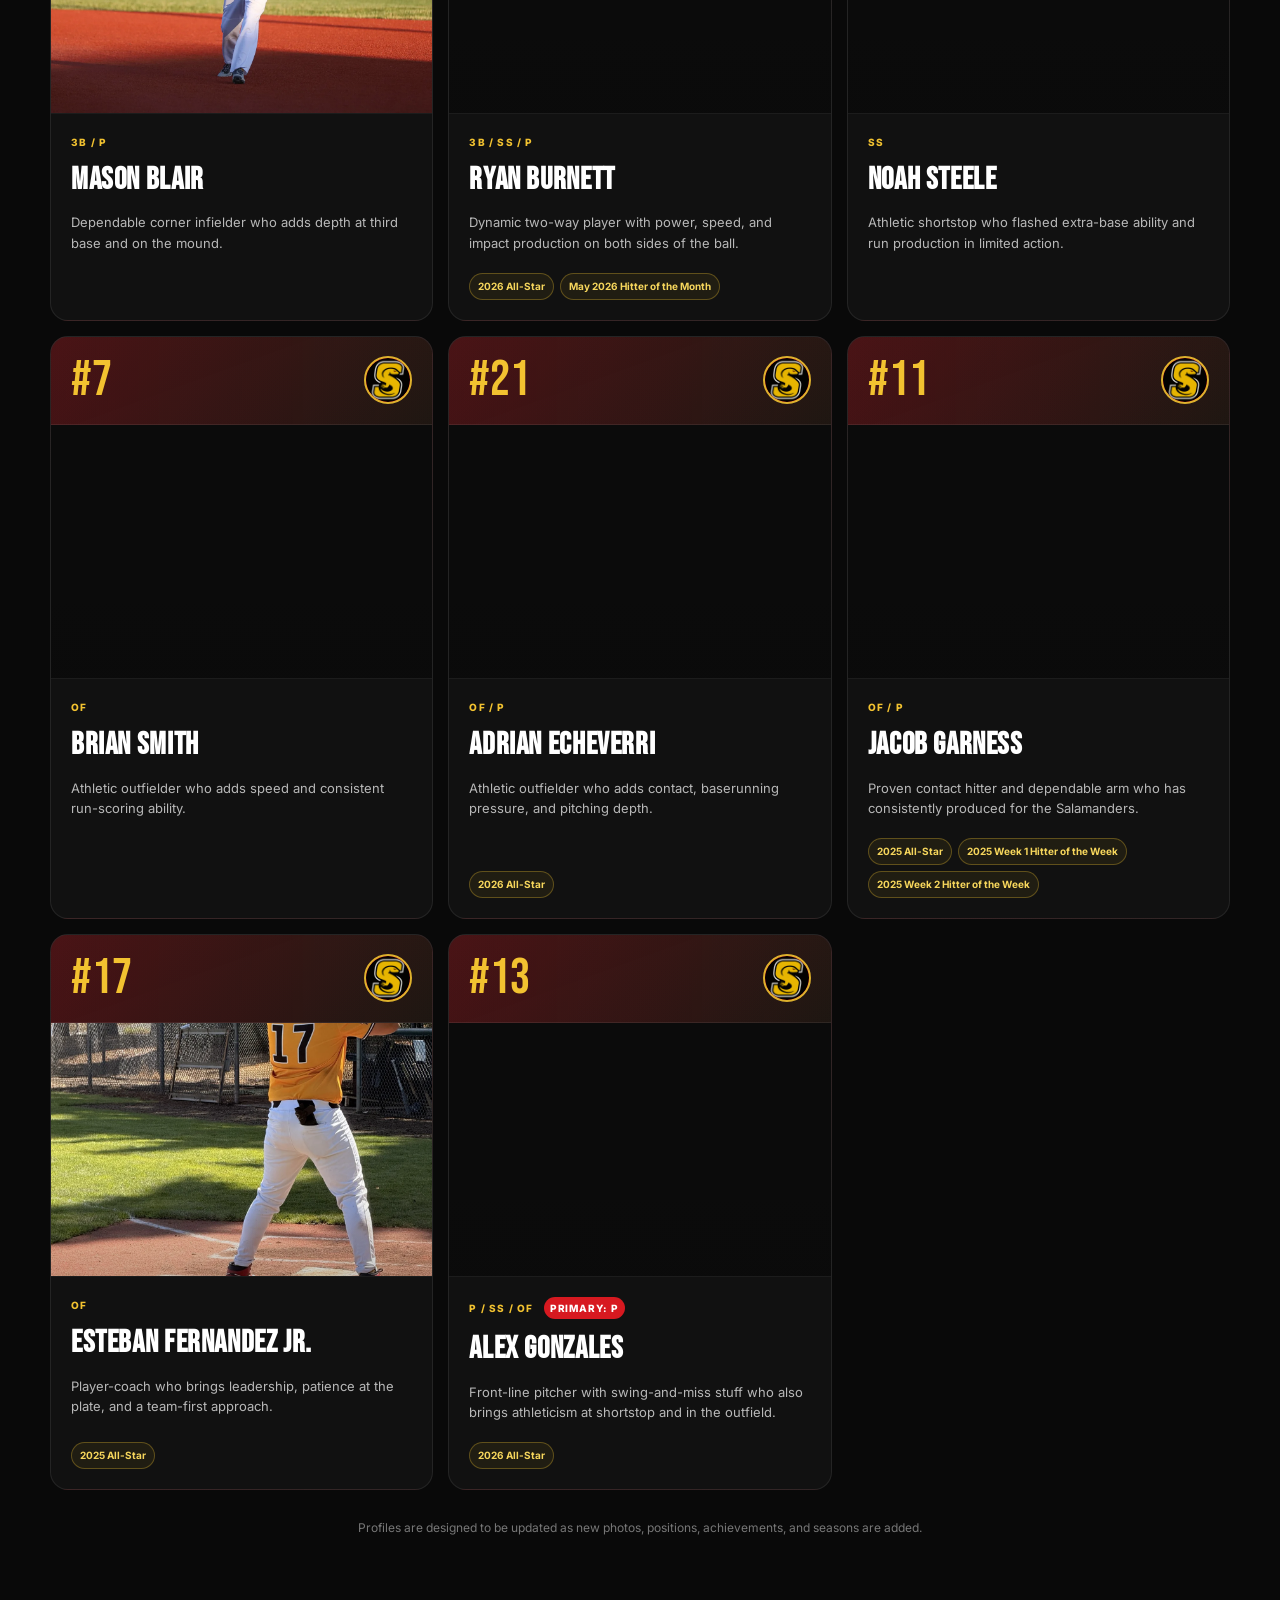
<file: assets/index.html>
<!DOCTYPE html>
<html lang="en">
<head>
  <meta charset="UTF-8" />
  <meta name="viewport" content="width=device-width, initial-scale=1.0" />
  <meta name="description" content="Official site of the TCABL Salamanders — adult baseball in Thurston County, Washington." />
  <title>TCABL Salamanders | Baseball in Thurston County</title>

  <meta name="theme-color" content="#090909" />
  <meta name="robots" content="index,follow" />
  <meta property="og:type" content="website" />
  <meta property="og:title" content="TCABL Salamanders | Thurston County Baseball" />
  <meta property="og:description" content="Official home of the TCABL Salamanders — roster, stats, records, history and team honors." />
  <meta property="og:image" content="assets/salamanders-social-share.png" />
  <meta name="twitter:card" content="summary_large_image" />
  <link rel="icon" type="image/png" sizes="192x192" href="assets/salamanders-icon-192.png" />
  <link rel="apple-touch-icon" href="assets/salamanders-apple-touch-icon.png" />
  <link rel="manifest" href="site.webmanifest" />
  <link rel="preconnect" href="https://fonts.googleapis.com">
  <link rel="preconnect" href="https://fonts.gstatic.com" crossorigin>
  <link href="https://fonts.googleapis.com/css2?family=Bebas+Neue&family=Inter:wght@400;500;600;700;800&display=swap" rel="stylesheet">
  <link rel="stylesheet" href="styles.css" />
</head>
<body>
  <a class="skip-link" href="#main-content">Skip to main content</a>
  <header class="site-header">
    <a class="brand" href="#home" aria-label="Salamanders home">
      <img class="brand-s" src="assets/salamanders-s-logo.jpg" alt="Salamanders S logo">
      <img class="brand-script" src="assets/salamanders-script-yellow.png" alt="Salamanders">
    </a>

    <button class="nav-toggle" type="button" aria-label="Open menu" aria-expanded="false" aria-controls="primary-nav">
      <span></span><span></span><span></span>
    </button>

    <nav class="site-nav" id="primary-nav" aria-label="Primary navigation">
      <a href="#home">Home</a>
      <a href="#about">Team</a>
      <a href="#stats">Stats</a>
      <a href="#history">History</a>
      <a href="#records">Records</a>
      <a href="#roster">Roster</a>
      <a href="#join" class="nav-cta">2027 Team</a>
    </nav>
  </header>

  <main id="main-content">
    <section id="home" class="hero">
      <div class="hero-overlay"></div>
      <div class="hero-grain" aria-hidden="true"></div>
      <img class="hero-mascot" src="assets/salamanders-mascot.png" alt="" aria-hidden="true">
      <div class="hero-content">
        <div class="hero-kicker">TCABL SALAMANDERS</div>
        <div class="eyebrow">THURSTON COUNTY, WASHINGTON • ADULT BASEBALL</div>
        <h1>BUILT DIFFERENT.<br><span>PLAY TOGETHER.</span></h1>
        <p class="hero-sub">
          Competitive adult baseball with a team-first identity. The Salamanders are building a club players
          want to represent — on the field, in the clubhouse, and across Thurston County.
        </p>
        <div class="hero-actions">
          <a href="#roster" class="button button-primary">Meet the Salamanders</a>
          <a href="#history" class="button button-secondary">Explore Team History</a>
        </div>

        <img class="hero-script-logo" src="assets/salamanders-script-yellow.png" alt="Salamanders">

        <div class="hero-stats" aria-label="Salamanders club highlights">
          <div><strong>13</strong><span>Wins in 2026</span></div>
          <div><strong>+10</strong><span>Wins from 2025 to 2026</span></div>
          <div><strong>11</strong><span>All-Star selections · 2025–26</span></div>
        </div>
      </div>
    </section>

    <section class="home-dashboard" aria-label="Explore Salamanders website">
      <div class="home-dashboard-inner">
        <a class="dashboard-card" href="#about">
          <span class="dashboard-number">01</span>
          <strong>The Club</strong>
          <small>Identity, culture & our story</small>
          <span class="dashboard-arrow">↗</span>
        </a>
        <a class="dashboard-card" href="#stats">
          <span class="dashboard-number">02</span>
          <strong>Stat Book</strong>
          <small>2025–26 hitting & pitching</small>
          <span class="dashboard-arrow">↗</span>
        </a>
        <a class="dashboard-card" href="#history">
          <span class="dashboard-number">03</span>
          <strong>History & Honors</strong>
          <small>All-Stars, awards & milestones</small>
          <span class="dashboard-arrow">↗</span>
        </a>
        <a class="dashboard-card" href="#join">
          <span class="dashboard-number">04</span>
          <strong>2027</strong>
          <small>Next season starts now</small>
          <span class="dashboard-arrow">↗</span>
        </a>
      </div>
    </section>

    <section class="section home-feature">
      <div class="home-feature-media">
        <img src="assets/2025-coach-of-year-ceremony.jpeg" alt="2025 TCABL Coach of the Year award presentation" loading="lazy" decoding="async">
        <div class="home-feature-badge">FRANCHISE HISTORY</div>
      </div>
      <div class="home-feature-copy">
        <div class="eyebrow">A FIRST FOR THE LEAGUE</div>
        <h2>2025 INAUGURAL<br>COACH OF THE YEAR</h2>
        <p>
          Esteban Fernandez Jr. received the first Coach of the Year award in TCABL history — a milestone
          that now lives permanently in the Salamanders record book.
        </p>
        <div class="feature-pills">
          <span>First-ever TCABL recipient</span>
          <span>2025</span>
          <span>Salamanders</span>
        </div>
        <a href="#history" class="text-link">View all team honors <span>→</span></a>
      </div>
    </section>

    <section id="about" class="section about">
      <div class="section-heading">
        <div class="eyebrow">WHO WE ARE</div>
        <h2>BASEBALL. CULTURE. BROTHERHOOD.</h2>
      </div>
      <div class="about-grid">
        <div class="about-copy">
          <p>
            The Salamanders compete in the Thurston County Adult Baseball League and bring together players
            from across the South Sound who still love the game and want to compete the right way.
          </p>
          <p>
            Our identity is built around accountability, communication, development, and enjoying the game
            with teammates who have each other’s backs.
          </p>
        </div>
        <div class="quote-card">
          <div class="quote-mark">“</div>
          <p>We’re building something players want to be a part of.</p>
          <span>— Coach Fernandez</span>
        </div>
      </div>
    </section>

    <section id="season" class="section season">
      <div class="section-heading">
        <div class="eyebrow">2026 SEASON</div>
        <h2>THE YEAR WE TOOK A STEP FORWARD</h2>
        <p>From three wins in 2025 to a 13-win 2026 campaign — a ten-win jump that changed the standard for the club.</p>
      </div>

      <div class="timeline">
        <article class="timeline-card">
          <span class="step">01</span>
          <h3>Fast Start</h3>
          <p>Opened the year 4–1 and established a more competitive identity early.</p>
        </article>
        <article class="timeline-card">
          <span class="step">02</span>
          <h3>Adversity</h3>
          <p>Worked through a five-game skid without losing the group’s belief or direction.</p>
        </article>
        <article class="timeline-card">
          <span class="step">03</span>
          <h3>Playoff Push</h3>
          <p>Beat the Jalapeños, Pocket Gophers, and the top-seeded Gunners down the stretch.</p>
        </article>
        <article class="timeline-card">
          <span class="step">04</span>
          <h3>Playoff Run</h3>
          <p>Won the Wild Card game over the Monarchs and pushed the next playoff series to a deciding Game 3.</p>
        </article>
      </div>
    </section>

    
    
    
    
    
    

<section id="stats" class="section stats-section">
  <div class="section-heading">
    <div class="eyebrow">SALAMANDERS STAT BOOK</div>
    <h2>TEAM STATS</h2>
    <p>Regular season and postseason are tracked as separate datasets so franchise records stay clean.</p>
  </div>

  <div class="record-tabs season-tabs" role="tablist" aria-label="Season batting statistics">
    <button class="season-tab active" data-season-target="stats-2026-panel">2026 Regular</button>
    <button class="season-tab" data-season-target="stats-2025-panel">2025 Regular</button>
    <button class="season-tab postseason-tab" data-season-target="stats-2026-post-panel">2026 Playoffs</button>
  </div>

  
  <div class="season-panel" id="stats-2026-panel">
    <div class="stats-brand-row photo-banner photo-banner-regular"><img src="assets/salamanders-script-black.png" alt="Salamanders" loading="lazy" decoding="async"><span>2026 REGULAR SEASON</span></div>
    <div class="stat-leaders"><article class="stat-leader-card"><h3>Batting Average</h3><ol><li><span>#22 Sean Thornton</span><strong>.529</strong></li><li><span>#1 Ryan Burnett</span><strong>.514</strong></li><li><span>#28 Jeff Buelow</span><strong>.413</strong></li></ol></article><article class="stat-leader-card"><h3>OPS</h3><ol><li><span>#1 Ryan Burnett</span><strong>1.461</strong></li><li><span>#22 Sean Thornton</span><strong>1.423</strong></li><li><span>#27 Noah Steele</span><strong>1.194</strong></li></ol></article><article class="stat-leader-card"><h3>Hits</h3><ol><li><span>#4 Jordan Goss</span><strong>29</strong></li><li><span>#22 Sean Thornton</span><strong>27</strong></li><li><span>#35 Sean Adams</span><strong>26</strong></li></ol></article><article class="stat-leader-card"><h3>RBI</h3><ol><li><span>#35 Sean Adams</span><strong>23</strong></li><li><span>#28 Jeff Buelow</span><strong>19</strong></li><li><span>#1 Ryan Burnett</span><strong>18</strong></li></ol></article><article class="stat-leader-card"><h3>Runs</h3><ol><li><span>#22 Sean Thornton</span><strong>25</strong></li><li><span>#4 Jordan Goss</span><strong>18</strong></li><li><span>#7 B Smith</span><strong>17</strong></li></ol></article><article class="stat-leader-card"><h3>Stolen Bases</h3><ol><li><span>#7 B Smith</span><strong>6</strong></li><li><span>#22 Sean Thornton</span><strong>6</strong></li><li><span>#4 Jordan Goss</span><strong>5</strong></li></ol></article></div>
    <details class="full-stats" open>
      <summary>View 2026 regular-season batting table</summary>
      <div class="stats-table-wrap"><table class="stats-table"><thead><tr>
        <th>Player</th><th>GP</th><th>PA</th><th>AB</th><th>AVG</th><th>OBP</th><th>OPS</th><th>SLG</th>
        <th>H</th><th>1B</th><th>2B</th><th>3B</th><th>HR</th><th>RBI</th><th>R</th><th>BB</th><th>SO</th>
      </tr></thead><tbody><tr><td>#4 Jordan Goss</td><td>20</td><td>83</td><td>76</td>
        <td>.382</td><td>.434</td><td>0.894</td><td>.461</td>
        <td>29</td><td>24</td><td>4</td><td>1</td><td>0</td>
        <td>13</td><td>18</td><td>6</td><td>16</td></tr><tr><td>#35 Sean Adams</td><td>20</td><td>77</td><td>68</td>
        <td>.382</td><td>.416</td><td>0.930</td><td>.515</td>
        <td>26</td><td>17</td><td>9</td><td>0</td><td>0</td>
        <td>23</td><td>8</td><td>4</td><td>14</td></tr><tr><td>#23 Matthew Swinkey</td><td>19</td><td>76</td><td>63</td>
        <td>.317</td><td>.413</td><td>0.763</td><td>.349</td>
        <td>20</td><td>18</td><td>2</td><td>0</td><td>0</td>
        <td>13</td><td>11</td><td>9</td><td>9</td></tr><tr><td>#28 Jeff Buelow</td><td>18</td><td>70</td><td>63</td>
        <td>.413</td><td>.464</td><td>1.019</td><td>.556</td>
        <td>26</td><td>17</td><td>9</td><td>0</td><td>0</td>
        <td>19</td><td>16</td><td>6</td><td>13</td></tr><tr><td>#11 Jacob Garness</td><td>17</td><td>67</td><td>61</td>
        <td>.311</td><td>.358</td><td>0.719</td><td>.361</td>
        <td>19</td><td>16</td><td>3</td><td>0</td><td>0</td>
        <td>9</td><td>13</td><td>5</td><td>8</td></tr><tr><td>#7 B Smith</td><td>16</td><td>63</td><td>58</td>
        <td>.310</td><td>.349</td><td>0.694</td><td>.345</td>
        <td>18</td><td>16</td><td>2</td><td>0</td><td>0</td>
        <td>5</td><td>17</td><td>3</td><td>16</td></tr><tr><td>#22 Sean Thornton</td><td>16</td><td>63</td><td>51</td>
        <td>.529</td><td>.619</td><td>1.423</td><td>.804</td>
        <td>27</td><td>16</td><td>9</td><td>1</td><td>1</td>
        <td>15</td><td>25</td><td>12</td><td>6</td></tr><tr><td>#21 Adrian Echeverri</td><td>15</td><td>55</td><td>47</td>
        <td>.298</td><td>.400</td><td>0.698</td><td>.298</td>
        <td>14</td><td>14</td><td>0</td><td>0</td><td>0</td>
        <td>3</td><td>9</td><td>8</td><td>17</td></tr><tr><td>#8 Mason Blair</td><td>15</td><td>45</td><td>42</td>
        <td>.214</td><td>.267</td><td>0.481</td><td>.214</td>
        <td>9</td><td>9</td><td>0</td><td>0</td><td>0</td>
        <td>4</td><td>11</td><td>3</td><td>13</td></tr><tr><td>#36 Tim Robertson</td><td>13</td><td>48</td><td>41</td>
        <td>.293</td><td>.375</td><td>0.716</td><td>.341</td>
        <td>12</td><td>10</td><td>2</td><td>0</td><td>0</td>
        <td>7</td><td>10</td><td>6</td><td>6</td></tr><tr><td>#17 Esteban Fernandez Jr.</td><td>12</td><td>35</td><td>29</td>
        <td>.138</td><td>.286</td><td>0.424</td><td>.138</td>
        <td>4</td><td>4</td><td>0</td><td>0</td><td>0</td>
        <td>2</td><td>8</td><td>4</td><td>8</td></tr><tr><td>#1 Ryan Burnett</td><td>10</td><td>40</td><td>35</td>
        <td>.514</td><td>.575</td><td>1.461</td><td>.886</td>
        <td>18</td><td>10</td><td>5</td><td>1</td><td>2</td>
        <td>18</td><td>17</td><td>5</td><td>1</td></tr><tr><td>#13 Alex Gonzales</td><td>10</td><td>33</td><td>31</td>
        <td>.258</td><td>.303</td><td>0.593</td><td>.290</td>
        <td>8</td><td>7</td><td>1</td><td>0</td><td>0</td>
        <td>3</td><td>9</td><td>0</td><td>7</td></tr><tr><td>#27 Noah Steele</td><td>2</td><td>9</td><td>8</td>
        <td>.375</td><td>.444</td><td>1.194</td><td>.750</td>
        <td>3</td><td>1</td><td>1</td><td>1</td><td>0</td>
        <td>5</td><td>1</td><td>1</td><td>0</td></tr></tbody></table></div>
    </details>
    <details class="full-stats">
      <summary>View 2026 regular-season baserunning & situational stats</summary>
      <div class="stats-table-wrap"><table class="stats-table"><thead><tr>
        <th>Player</th><th>K-L</th><th>HBP</th><th>SAC</th><th>SF</th><th>ROE</th><th>FC</th><th>SB</th><th>SB%</th><th>CS</th>
      </tr></thead><tbody><tr><td>#4 Jordan Goss</td><td>3</td><td>1</td><td>0</td><td>0</td>
        <td>2</td><td>1</td><td>5</td><td>83.33</td><td>1</td></tr><tr><td>#35 Sean Adams</td><td>5</td><td>2</td><td>0</td><td>3</td>
        <td>3</td><td>3</td><td>5</td><td>83.33</td><td>1</td></tr><tr><td>#23 Matthew Swinkey</td><td>3</td><td>2</td><td>1</td><td>1</td>
        <td>0</td><td>3</td><td>0</td><td>0.00</td><td>0</td></tr><tr><td>#28 Jeff Buelow</td><td>4</td><td>0</td><td>0</td><td>0</td>
        <td>3</td><td>4</td><td>3</td><td>75.00</td><td>1</td></tr><tr><td>#11 Jacob Garness</td><td>2</td><td>0</td><td>0</td><td>1</td>
        <td>7</td><td>1</td><td>3</td><td>75.00</td><td>1</td></tr><tr><td>#7 B Smith</td><td>7</td><td>1</td><td>0</td><td>1</td>
        <td>2</td><td>2</td><td>6</td><td>100.00</td><td>0</td></tr><tr><td>#22 Sean Thornton</td><td>3</td><td>0</td><td>0</td><td>0</td>
        <td>2</td><td>1</td><td>6</td><td>100.00</td><td>0</td></tr><tr><td>#21 Adrian Echeverri</td><td>8</td><td>0</td><td>0</td><td>0</td>
        <td>1</td><td>2</td><td>5</td><td>83.33</td><td>1</td></tr><tr><td>#8 Mason Blair</td><td>5</td><td>0</td><td>0</td><td>0</td>
        <td>2</td><td>1</td><td>0</td><td>0.00</td><td>0</td></tr><tr><td>#36 Tim Robertson</td><td>3</td><td>0</td><td>0</td><td>1</td>
        <td>2</td><td>1</td><td>0</td><td>0.00</td><td>0</td></tr><tr><td>#17 Esteban Fernandez Jr.</td><td>2</td><td>2</td><td>0</td><td>0</td>
        <td>2</td><td>0</td><td>0</td><td>0.00</td><td>0</td></tr><tr><td>#1 Ryan Burnett</td><td>1</td><td>0</td><td>0</td><td>0</td>
        <td>4</td><td>3</td><td>4</td><td>100.00</td><td>0</td></tr><tr><td>#13 Alex Gonzales</td><td>0</td><td>2</td><td>0</td><td>0</td>
        <td>4</td><td>0</td><td>4</td><td>100.00</td><td>0</td></tr><tr><td>#27 Noah Steele</td><td>0</td><td>0</td><td>0</td><td>0</td>
        <td>0</td><td>0</td><td>2</td><td>100.00</td><td>0</td></tr></tbody></table></div>
    </details>
    <p class="stats-source-note">2026 regular season only. Noah Steele is #27.</p>
  </div>


  
  <div class="season-panel" id="stats-2025-panel">
    <div class="stats-brand-row"><img src="assets/salamanders-script-black.png" alt="Salamanders" loading="lazy" decoding="async"><span>2025 REGULAR SEASON</span></div>
    <div class="stat-leaders"><article class="stat-leader-card"><h3>Batting Average</h3><ol><li><span>#11 Jacob Garness</span><strong>.519</strong></li><li><span>Andrew Molina</span><strong>.500</strong></li><li><span>#36 Tim Robertson</span><strong>.455</strong></li></ol></article><article class="stat-leader-card"><h3>OPS</h3><ol><li><span>Andrew Molina</span><strong>1.306</strong></li><li><span>#11 Jacob Garness</span><strong>1.269</strong></li><li><span>#36 Tim Robertson</span><strong>1.089</strong></li></ol></article><article class="stat-leader-card"><h3>Hits</h3><ol><li><span>#11 Jacob Garness</span><strong>27</strong></li><li><span>#4 Jordan Goss</span><strong>25</strong></li><li><span>#23 Matthew Swinkey</span><strong>23</strong></li></ol></article><article class="stat-leader-card"><h3>RBI</h3><ol><li><span>#11 Jacob Garness</span><strong>14</strong></li><li><span>#23 Matthew Swinkey</span><strong>11</strong></li><li><span>#8 Mason Blair</span><strong>11</strong></li></ol></article><article class="stat-leader-card"><h3>Runs</h3><ol><li><span>#4 Jordan Goss</span><strong>21</strong></li><li><span>#11 Jacob Garness</span><strong>17</strong></li><li><span>#31 D Baer</span><strong>12</strong></li></ol></article><article class="stat-leader-card"><h3>Stolen Bases</h3><ol><li><span>#4 Jordan Goss</span><strong>13</strong></li><li><span>#31 D Baer</span><strong>11</strong></li><li><span>#14 D Mendez</span><strong>10</strong></li></ol></article></div>
    <details class="full-stats" open>
      <summary>View 2025 regular-season batting table</summary>
      <div class="stats-table-wrap"><table class="stats-table"><thead><tr>
        <th>Player</th><th>GP</th><th>PA</th><th>AB</th><th>AVG</th><th>OBP</th><th>OPS</th><th>SLG</th>
        <th>H</th><th>1B</th><th>2B</th><th>3B</th><th>HR</th><th>RBI</th><th>R</th><th>BB</th><th>SO</th>
      </tr></thead><tbody><tr><td>#11 Jacob Garness</td><td>15</td><td>59</td><td>52</td>
        <td>.519</td><td>.576</td><td>1.269</td><td>.692</td>
        <td>27</td><td>18</td><td>9</td><td>0</td><td>0</td>
        <td>14</td><td>17</td><td>5</td><td>2</td></tr><tr><td>#4 Jordan Goss</td><td>15</td><td>60</td><td>57</td>
        <td>.439</td><td>.467</td><td>1.046</td><td>.579</td>
        <td>25</td><td>18</td><td>6</td><td>1</td><td>0</td>
        <td>6</td><td>21</td><td>3</td><td>10</td></tr><tr><td>#14 D Mendez</td><td>15</td><td>53</td><td>39</td>
        <td>.051</td><td>.283</td><td>0.334</td><td>.051</td>
        <td>2</td><td>2</td><td>0</td><td>0</td><td>0</td>
        <td>2</td><td>12</td><td>10</td><td>28</td></tr><tr><td>#23 Matthew Swinkey</td><td>15</td><td>59</td><td>53</td>
        <td>.434</td><td>.492</td><td>0.963</td><td>.472</td>
        <td>23</td><td>21</td><td>2</td><td>0</td><td>0</td>
        <td>11</td><td>10</td><td>6</td><td>4</td></tr><tr><td>#8 Mason Blair</td><td>14</td><td>52</td><td>47</td>
        <td>.277</td><td>.346</td><td>0.708</td><td>.362</td>
        <td>13</td><td>9</td><td>4</td><td>0</td><td>0</td>
        <td>11</td><td>6</td><td>5</td><td>16</td></tr><tr><td>#31 D Baer</td><td>13</td><td>54</td><td>51</td>
        <td>.216</td><td>.259</td><td>0.495</td><td>.235</td>
        <td>11</td><td>10</td><td>1</td><td>0</td><td>0</td>
        <td>3</td><td>12</td><td>1</td><td>5</td></tr><tr><td>#17 Esteban Fernandez Jr.</td><td>12</td><td>48</td><td>35</td>
        <td>.286</td><td>.479</td><td>0.879</td><td>.400</td>
        <td>10</td><td>7</td><td>2</td><td>1</td><td>0</td>
        <td>7</td><td>7</td><td>7</td><td>9</td></tr><tr><td>#10 J Mickelson</td><td>12</td><td>38</td><td>32</td>
        <td>.156</td><td>.289</td><td>0.477</td><td>.188</td>
        <td>5</td><td>4</td><td>1</td><td>0</td><td>0</td>
        <td>2</td><td>7</td><td>5</td><td>11</td></tr><tr><td>#36 Tim Robertson</td><td>10</td><td>37</td><td>33</td>
        <td>.455</td><td>.514</td><td>1.089</td><td>.576</td>
        <td>15</td><td>12</td><td>2</td><td>1</td><td>0</td>
        <td>11</td><td>9</td><td>3</td><td>4</td></tr><tr><td>#2 B Wescom</td><td>9</td><td>31</td><td>28</td>
        <td>.036</td><td>.129</td><td>0.165</td><td>.036</td>
        <td>1</td><td>1</td><td>0</td><td>0</td><td>0</td>
        <td>1</td><td>2</td><td>2</td><td>18</td></tr><tr><td>Andrew Molina</td><td>7</td><td>27</td><td>24</td>
        <td>.500</td><td>.556</td><td>1.306</td><td>.750</td>
        <td>12</td><td>6</td><td>6</td><td>0</td><td>0</td>
        <td>7</td><td>7</td><td>3</td><td>4</td></tr><tr><td>#28 J Dircks</td><td>3</td><td>10</td><td>7</td>
        <td>.000</td><td>.300</td><td>0.300</td><td>.000</td>
        <td>0</td><td>0</td><td>0</td><td>0</td><td>0</td>
        <td>0</td><td>1</td><td>3</td><td>4</td></tr></tbody></table></div>
    </details>
    <details class="full-stats">
      <summary>View 2025 regular-season baserunning & situational stats</summary>
      <div class="stats-table-wrap"><table class="stats-table"><thead><tr>
        <th>Player</th><th>K-L</th><th>HBP</th><th>SAC</th><th>SF</th><th>ROE</th><th>FC</th><th>SB</th><th>SB%</th><th>CS</th>
      </tr></thead><tbody><tr><td>#11 Jacob Garness</td><td>2</td><td>2</td><td>0</td><td>0</td>
        <td>4</td><td>3</td><td>6</td><td>75.00</td><td>2</td></tr><tr><td>#4 Jordan Goss</td><td>3</td><td>0</td><td>0</td><td>0</td>
        <td>1</td><td>1</td><td>13</td><td>100.00</td><td>0</td></tr><tr><td>#14 D Mendez</td><td>10</td><td>3</td><td>0</td><td>1</td>
        <td>2</td><td>2</td><td>10</td><td>83.33</td><td>2</td></tr><tr><td>#23 Matthew Swinkey</td><td>0</td><td>0</td><td>0</td><td>0</td>
        <td>3</td><td>1</td><td>5</td><td>100.00</td><td>0</td></tr><tr><td>#8 Mason Blair</td><td>8</td><td>0</td><td>0</td><td>0</td>
        <td>3</td><td>1</td><td>1</td><td>100.00</td><td>0</td></tr><tr><td>#31 D Baer</td><td>1</td><td>2</td><td>0</td><td>0</td>
        <td>3</td><td>3</td><td>11</td><td>91.67</td><td>1</td></tr><tr><td>#17 Esteban Fernandez Jr.</td><td>1</td><td>6</td><td>0</td><td>0</td>
        <td>3</td><td>1</td><td>2</td><td>100.00</td><td>0</td></tr><tr><td>#10 J Mickelson</td><td>3</td><td>1</td><td>0</td><td>0</td>
        <td>2</td><td>1</td><td>6</td><td>85.71</td><td>1</td></tr><tr><td>#36 Tim Robertson</td><td>0</td><td>1</td><td>0</td><td>0</td>
        <td>1</td><td>1</td><td>2</td><td>66.67</td><td>1</td></tr><tr><td>#2 B Wescom</td><td>10</td><td>1</td><td>0</td><td>0</td>
        <td>2</td><td>0</td><td>0</td><td>0.00</td><td>1</td></tr><tr><td>Andrew Molina</td><td>3</td><td>0</td><td>0</td><td>0</td>
        <td>2</td><td>0</td><td>4</td><td>57.14</td><td>3</td></tr><tr><td>#28 J Dircks</td><td>3</td><td>0</td><td>0</td><td>0</td>
        <td>0</td><td>0</td><td>0</td><td>0.00</td><td>1</td></tr></tbody></table></div>
    </details>
    <p class="stats-source-note">2025 regular season only. Andrew Molina is the approved unnumbered exception.</p>
  </div>


  
  <div class="season-panel" id="stats-2026-post-panel">
    <div class="stats-brand-row"><img src="assets/salamanders-script-black.png" alt="Salamanders" loading="lazy" decoding="async"><span>2026 POSTSEASON</span></div>
    <div class="stat-leaders"><article class="stat-leader-card"><h3>Batting Average</h3><ol><li><span>#28 Jeff Buelow</span><strong>.533</strong></li><li><span>#35 Sean Adams</span><strong>.389</strong></li><li><span>#1 Ryan Burnett</span><strong>.368</strong></li></ol></article><article class="stat-leader-card"><h3>OPS</h3><ol><li><span>#28 Jeff Buelow</span><strong>1.112</strong></li><li><span>#1 Ryan Burnett</span><strong>0.874</strong></li><li><span>#35 Sean Adams</span><strong>0.810</strong></li></ol></article><article class="stat-leader-card"><h3>Hits</h3><ol><li><span>#28 Jeff Buelow</span><strong>8</strong></li><li><span>#1 Ryan Burnett</span><strong>7</strong></li><li><span>#35 Sean Adams</span><strong>7</strong></li></ol></article><article class="stat-leader-card"><h3>RBI</h3><ol><li><span>#4 Jordan Goss</span><strong>8</strong></li><li><span>#28 Jeff Buelow</span><strong>4</strong></li><li><span>#35 Sean Adams</span><strong>4</strong></li></ol></article><article class="stat-leader-card"><h3>Runs</h3><ol><li><span>#22 Sean Thornton</span><strong>9</strong></li><li><span>#1 Ryan Burnett</span><strong>4</strong></li><li><span>#28 Jeff Buelow</span><strong>3</strong></li></ol></article><article class="stat-leader-card"><h3>Stolen Bases</h3><ol><li><span>#22 Sean Thornton</span><strong>2</strong></li><li><span>#35 Sean Adams</span><strong>1</strong></li><li><span>#23 Matthew Swinkey</span><strong>1</strong></li></ol></article></div>
    <details class="full-stats" open>
      <summary>View 2026 postseason batting table</summary>
      <div class="stats-table-wrap"><table class="stats-table"><thead><tr>
        <th>Player</th><th>GP</th><th>PA</th><th>AB</th><th>AVG</th><th>OBP</th><th>OPS</th><th>SLG</th>
        <th>H</th><th>1B</th><th>2B</th><th>3B</th><th>HR</th><th>RBI</th><th>R</th><th>BB</th><th>SO</th>
      </tr></thead><tbody><tr><td>#28 Jeff Buelow</td><td>4</td><td>19</td><td>15</td>
        <td>.533</td><td>.579</td><td>1.112</td><td>.533</td>
        <td>8</td><td>8</td><td>0</td><td>0</td><td>0</td>
        <td>4</td><td>3</td><td>3</td><td>5</td></tr><tr><td>#35 Sean Adams</td><td>4</td><td>19</td><td>18</td>
        <td>.389</td><td>.421</td><td>0.810</td><td>.389</td>
        <td>7</td><td>7</td><td>0</td><td>0</td><td>0</td>
        <td>4</td><td>3</td><td>1</td><td>2</td></tr><tr><td>#1 Ryan Burnett</td><td>4</td><td>20</td><td>19</td>
        <td>.368</td><td>.400</td><td>0.874</td><td>.474</td>
        <td>7</td><td>5</td><td>2</td><td>0</td><td>0</td>
        <td>0</td><td>4</td><td>1</td><td>1</td></tr><tr><td>#22 Sean Thornton</td><td>4</td><td>20</td><td>18</td>
        <td>.333</td><td>.400</td><td>0.789</td><td>.389</td>
        <td>6</td><td>5</td><td>1</td><td>0</td><td>0</td>
        <td>0</td><td>9</td><td>1</td><td>5</td></tr><tr><td>#4 Jordan Goss</td><td>4</td><td>19</td><td>17</td>
        <td>.294</td><td>.263</td><td>0.616</td><td>.353</td>
        <td>5</td><td>4</td><td>1</td><td>0</td><td>0</td>
        <td>8</td><td>1</td><td>0</td><td>4</td></tr><tr><td>#23 Matthew Swinkey</td><td>3</td><td>14</td><td>11</td>
        <td>.273</td><td>.429</td><td>0.792</td><td>.364</td>
        <td>3</td><td>2</td><td>1</td><td>0</td><td>0</td>
        <td>2</td><td>1</td><td>3</td><td>3</td></tr><tr><td>#36 Tim Robertson</td><td>4</td><td>18</td><td>16</td>
        <td>.188</td><td>.278</td><td>0.465</td><td>.188</td>
        <td>3</td><td>3</td><td>0</td><td>0</td><td>0</td>
        <td>3</td><td>1</td><td>2</td><td>3</td></tr><tr><td>#11 Jacob Garness</td><td>4</td><td>18</td><td>16</td>
        <td>.125</td><td>.222</td><td>0.347</td><td>.125</td>
        <td>2</td><td>2</td><td>0</td><td>0</td><td>0</td>
        <td>0</td><td>0</td><td>2</td><td>5</td></tr><tr><td>#7 B Smith</td><td>4</td><td>17</td><td>17</td>
        <td>.118</td><td>.118</td><td>0.235</td><td>.118</td>
        <td>2</td><td>2</td><td>0</td><td>0</td><td>0</td>
        <td>0</td><td>2</td><td>0</td><td>6</td></tr><tr><td>#21 Adrian Echeverri</td><td>1</td><td>4</td><td>4</td>
        <td>.000</td><td>.000</td><td>0.000</td><td>.000</td>
        <td>0</td><td>0</td><td>0</td><td>0</td><td>0</td>
        <td>0</td><td>0</td><td>0</td><td>2</td></tr></tbody></table></div>
    </details>
    <details class="full-stats">
      <summary>View 2026 postseason baserunning & situational stats</summary>
      <div class="stats-table-wrap"><table class="stats-table"><thead><tr>
        <th>Player</th><th>K-L</th><th>HBP</th><th>SAC</th><th>SF</th><th>ROE</th><th>FC</th><th>SB</th><th>SB%</th><th>CS</th>
      </tr></thead><tbody><tr><td>#28 Jeff Buelow</td><td>2</td><td>0</td><td>0</td><td>1</td>
        <td>0</td><td>0</td><td>0</td><td>0.00</td><td>0</td></tr><tr><td>#35 Sean Adams</td><td>0</td><td>0</td><td>0</td><td>0</td>
        <td>2</td><td>2</td><td>1</td><td>100.00</td><td>0</td></tr><tr><td>#1 Ryan Burnett</td><td>0</td><td>0</td><td>0</td><td>0</td>
        <td>0</td><td>1</td><td>0</td><td>0.00</td><td>0</td></tr><tr><td>#22 Sean Thornton</td><td>0</td><td>1</td><td>0</td><td>0</td>
        <td>1</td><td>0</td><td>2</td><td>100.00</td><td>0</td></tr><tr><td>#4 Jordan Goss</td><td>0</td><td>0</td><td>0</td><td>2</td>
        <td>1</td><td>3</td><td>0</td><td>0.00</td><td>0</td></tr><tr><td>#23 Matthew Swinkey</td><td>1</td><td>0</td><td>0</td><td>0</td>
        <td>1</td><td>2</td><td>1</td><td>100.00</td><td>0</td></tr><tr><td>#36 Tim Robertson</td><td>0</td><td>0</td><td>0</td><td>0</td>
        <td>1</td><td>2</td><td>0</td><td>0.00</td><td>0</td></tr><tr><td>#11 Jacob Garness</td><td>3</td><td>0</td><td>0</td><td>0</td>
        <td>1</td><td>2</td><td>0</td><td>0.00</td><td>0</td></tr><tr><td>#7 B Smith</td><td>1</td><td>0</td><td>0</td><td>0</td>
        <td>1</td><td>2</td><td>0</td><td>0.00</td><td>0</td></tr><tr><td>#21 Adrian Echeverri</td><td>0</td><td>0</td><td>0</td><td>0</td>
        <td>0</td><td>0</td><td>0</td><td>0.00</td><td>0</td></tr></tbody></table></div>
    </details>
    <p class="stats-source-note">2026 postseason only: 4 team games. These numbers are excluded from regular-season career totals.</p>
  </div>

</section>



<section id="pitching" class="section stats-section pitching-section">
  <div class="section-heading">
    <div class="eyebrow">ON THE MOUND</div>
    <h2>PITCHING STATS</h2>
    <p>Regular season and postseason pitching are tracked separately so franchise records stay clean.</p>
  </div>

  <div class="record-tabs season-tabs" role="tablist" aria-label="Pitching seasons">
    <button class="pitch-season-tab active" data-pitch-target="pitch-2026-panel">2026 Regular</button>
    <button class="pitch-season-tab" data-pitch-target="pitch-2026-post-panel">2026 Playoffs</button>
    <button class="pitch-season-tab" data-pitch-target="pitch-2025-panel">2025 Regular</button>
  </div>

  <div class="pitch-season-panel active" id="pitch-2026-panel">
    <div class="stats-brand-row photo-banner photo-banner-pitching"><img src="assets/salamanders-script-black.png" alt="Salamanders" loading="lazy" decoding="async"><span>2026 PITCHING</span></div>
    <div class="stat-leaders"><article class="stat-leader-card"><h3>Innings Pitched</h3><ol><li><span>#1 Ryan Burnett</span><strong>44.1</strong></li><li><span>#11 Jacob Garness</span><strong>40.2</strong></li><li><span>#13 Alex Gonzales</span><strong>29.2</strong></li></ol></article><article class="stat-leader-card"><h3>Wins</h3><ol><li><span>#1 Ryan Burnett</span><strong>4</strong></li><li><span>#13 Alex Gonzales</span><strong>3</strong></li><li><span>#11 Jacob Garness</span><strong>2</strong></li></ol></article><article class="stat-leader-card"><h3>Strikeouts</h3><ol><li><span>#1 Ryan Burnett</span><strong>45</strong></li><li><span>#13 Alex Gonzales</span><strong>42</strong></li><li><span>#11 Jacob Garness</span><strong>23</strong></li></ol></article><article class="stat-leader-card"><h3>ERA (5+ IP)</h3><ol><li><span>#1 Ryan Burnett</span><strong>2.211</strong></li><li><span>#11 Jacob Garness</span><strong>2.238</strong></li><li><span>#13 Alex Gonzales</span><strong>2.360</strong></li></ol></article><article class="stat-leader-card"><h3>WHIP (5+ IP)</h3><ol><li><span>#13 Alex Gonzales</span><strong>1.348</strong></li><li><span>#11 Jacob Garness</span><strong>1.377</strong></li><li><span>#1 Ryan Burnett</span><strong>1.466</strong></li></ol></article></div>
    <details class="full-stats" open>
      <summary>View 2026 regular-season pitching table</summary>
      <div class="stats-table-wrap"><table class="stats-table"><thead><tr>
        <th>Pitcher</th><th>IP</th><th>GP</th><th>GS</th><th>W</th><th>L</th><th>ERA</th><th>WHIP</th>
        <th>H</th><th>R</th><th>ER</th><th>BB</th><th>SO</th><th>BF</th><th>Pitches</th><th>BAA</th>
      </tr></thead><tbody><tr><td>#1 Ryan Burnett</td><td>44.1</td><td>8</td><td>4</td>
        <td>4</td><td>0</td><td>2.211</td><td>1.466</td>
        <td>41</td><td>22</td><td>14</td><td>24</td><td>45</td>
        <td>205</td><td>708</td><td>0.244</td></tr><tr><td>#11 Jacob Garness</td><td>40.2</td><td>8</td><td>5</td>
        <td>2</td><td>1</td><td>2.238</td><td>1.377</td>
        <td>44</td><td>33</td><td>13</td><td>12</td><td>23</td>
        <td>199</td><td>605</td><td>0.251</td></tr><tr><td>#13 Alex Gonzales</td><td>29.2</td><td>9</td><td>8</td>
        <td>3</td><td>2</td><td>2.36</td><td>1.348</td>
        <td>23</td><td>17</td><td>10</td><td>17</td><td>42</td>
        <td>145</td><td>537</td><td>0.198</td></tr><tr><td>#28 Jeff Buelow</td><td>17.0</td><td>4</td><td>2</td>
        <td>2</td><td>1</td><td>5.765</td><td>1.941</td>
        <td>22</td><td>17</td><td>14</td><td>11</td><td>11</td>
        <td>91</td><td>335</td><td>0.289</td></tr><tr><td>#35 Sean Adams</td><td>9.0</td><td>6</td><td>0</td>
        <td>0</td><td>0</td><td>11.67</td><td>3.222</td>
        <td>12</td><td>16</td><td>15</td><td>17</td><td>10</td>
        <td>57</td><td>235</td><td>0.333</td></tr><tr><td>#22 Sean Thornton</td><td>5.0</td><td>3</td><td>0</td>
        <td>0</td><td>1</td><td>2.8</td><td>1.6</td>
        <td>1</td><td>3</td><td>2</td><td>7</td><td>7</td>
        <td>23</td><td>98</td><td>0.062</td></tr><tr><td>#36 Tim Robertson</td><td>4.1</td><td>4</td><td>0</td>
        <td>0</td><td>0</td><td>16.15</td><td>3.923</td>
        <td>11</td><td>14</td><td>10</td><td>6</td><td>6</td>
        <td>35</td><td>106</td><td>0.44</td></tr><tr><td>#8 Mason Blair</td><td>4.0</td><td>2</td><td>0</td>
        <td>0</td><td>0</td><td>8.75</td><td>4.0</td>
        <td>5</td><td>13</td><td>5</td><td>11</td><td>2</td>
        <td>32</td><td>110</td><td>0.312</td></tr><tr><td>#21 Adrian Echeverri</td><td>3.1</td><td>5</td><td>1</td>
        <td>0</td><td>1</td><td>29.4</td><td>5.7</td>
        <td>9</td><td>16</td><td>14</td><td>10</td><td>6</td>
        <td>34</td><td>129</td><td>0.429</td></tr><tr><td>#4 Jordan Goss</td><td>0.1</td><td>1</td><td>0</td>
        <td>0</td><td>1</td><td>105.0</td><td>21.0</td>
        <td>4</td><td>5</td><td>5</td><td>3</td><td>0</td>
        <td>8</td><td>32</td><td>1.0</td></tr></tbody></table></div>
    </details>
    <details class="full-stats">
      <summary>View 2026 pitching detail stats</summary>
      <div class="stats-table-wrap"><table class="stats-table"><thead><tr>
        <th>Pitcher</th><th>K-L</th><th>HBP</th><th>LOB</th><th>BK</th><th>PIK</th><th>CS</th><th>SB</th><th>SB%</th><th>WP</th><th>SV</th><th>SVO</th><th>BS</th>
      </tr></thead><tbody><tr><td>#1 Ryan Burnett</td><td>17</td><td>12</td><td>52</td>
        <td>0</td><td>4</td><td>1</td><td>1</td><td>50.0</td><td>5</td><td>0</td><td>0</td><td>0</td></tr><tr><td>#11 Jacob Garness</td><td>8</td><td>11</td><td>40</td>
        <td>1</td><td>2</td><td>2</td><td>13</td><td>86.67</td><td>3</td><td>0</td><td>0</td><td>0</td></tr><tr><td>#13 Alex Gonzales</td><td>14</td><td>12</td><td>34</td>
        <td>0</td><td>0</td><td>0</td><td>11</td><td>100.0</td><td>2</td><td>0</td><td>0</td><td>0</td></tr><tr><td>#28 Jeff Buelow</td><td>6</td><td>3</td><td>23</td>
        <td>0</td><td>0</td><td>1</td><td>13</td><td>92.86</td><td>1</td><td>0</td><td>0</td><td>0</td></tr><tr><td>#35 Sean Adams</td><td>4</td><td>3</td><td>21</td>
        <td>0</td><td>2</td><td>0</td><td>4</td><td>100.0</td><td>3</td><td>0</td><td>0</td><td>0</td></tr><tr><td>#22 Sean Thornton</td><td>2</td><td>0</td><td>5</td>
        <td>0</td><td>0</td><td>0</td><td>2</td><td>100.0</td><td>2</td><td>0</td><td>0</td><td>0</td></tr><tr><td>#36 Tim Robertson</td><td>4</td><td>4</td><td>10</td>
        <td>0</td><td>0</td><td>0</td><td>3</td><td>100.0</td><td>1</td><td>0</td><td>0</td><td>0</td></tr><tr><td>#8 Mason Blair</td><td>2</td><td>5</td><td>3</td>
        <td>0</td><td>0</td><td>2</td><td>3</td><td>60.0</td><td>2</td><td>0</td><td>0</td><td>0</td></tr><tr><td>#21 Adrian Echeverri</td><td>2</td><td>3</td><td>2</td>
        <td>0</td><td>0</td><td>0</td><td>2</td><td>100.0</td><td>5</td><td>0</td><td>0</td><td>0</td></tr><tr><td>#4 Jordan Goss</td><td>0</td><td>1</td><td>0</td>
        <td>0</td><td>0</td><td>0</td><td>0</td><td>0.0</td><td>0</td><td>0</td><td>0</td><td>0</td></tr></tbody></table></div>
    </details>
  </div>

  <div class="pitch-season-panel" id="pitch-2026-post-panel">
    <div class="stats-brand-row"><img src="assets/salamanders-script-black.png" alt="Salamanders" loading="lazy" decoding="async"><span>2026 POSTSEASON PITCHING</span></div>
    <div class="stat-leaders"><article class="stat-leader-card"><h3>Innings Pitched</h3><ol><li><span>#1 Ryan Burnett</span><strong>13.0</strong></li><li><span>#13 Alex Gonzales</span><strong>12.0</strong></li><li><span>#11 Jacob Garness</span><strong>7.1</strong></li></ol></article><article class="stat-leader-card"><h3>Wins</h3><ol><li><span>#1 Ryan Burnett</span><strong>1</strong></li><li><span>#11 Jacob Garness</span><strong>1</strong></li><li><span>#13 Alex Gonzales</span><strong>0</strong></li></ol></article><article class="stat-leader-card"><h3>Strikeouts</h3><ol><li><span>#1 Ryan Burnett</span><strong>14</strong></li><li><span>#13 Alex Gonzales</span><strong>14</strong></li><li><span>#11 Jacob Garness</span><strong>5</strong></li></ol></article><article class="stat-leader-card"><h3>ERA (5+ IP)</h3><ol><li><span>#1 Ryan Burnett</span><strong>2.154</strong></li><li><span>#13 Alex Gonzales</span><strong>2.917</strong></li><li><span>#11 Jacob Garness</span><strong>7.636</strong></li></ol></article><article class="stat-leader-card"><h3>WHIP (5+ IP)</h3><ol><li><span>#1 Ryan Burnett</span><strong>1.462</strong></li><li><span>#13 Alex Gonzales</span><strong>1.500</strong></li><li><span>#11 Jacob Garness</span><strong>2.182</strong></li></ol></article></div>
    <details class="full-stats" open>
      <summary>View 2026 postseason pitching table</summary>
      <div class="stats-table-wrap"><table class="stats-table"><thead><tr>
        <th>Pitcher</th><th>IP</th><th>GP</th><th>GS</th><th>W</th><th>L</th><th>ERA</th><th>WHIP</th>
        <th>H</th><th>R</th><th>ER</th><th>BB</th><th>SO</th><th>BF</th><th>Pitches</th><th>BAA</th>
      </tr></thead><tbody><tr><td>#1 Ryan Burnett</td><td>13.0</td><td>2</td><td>1</td>
        <td>1</td><td>0</td><td>2.154</td><td>1.462</td>
        <td>13</td><td>5</td><td>4</td><td>6</td><td>14</td>
        <td>57</td><td>199</td><td>0.255</td></tr><tr><td>#13 Alex Gonzales</td><td>12.0</td><td>3</td><td>2</td>
        <td>0</td><td>1</td><td>2.917</td><td>1.5</td>
        <td>13</td><td>6</td><td>5</td><td>5</td><td>14</td>
        <td>56</td><td>182</td><td>0.265</td></tr><tr><td>#11 Jacob Garness</td><td>7.1</td><td>2</td><td>1</td>
        <td>1</td><td>1</td><td>7.636</td><td>2.182</td>
        <td>9</td><td>9</td><td>8</td><td>7</td><td>5</td>
        <td>38</td><td>146</td><td>0.3</td></tr><tr><td>#22 Sean Thornton</td><td>2.2</td><td>2</td><td>0</td>
        <td>0</td><td>0</td><td>2.625</td><td>1.5</td>
        <td>1</td><td>1</td><td>1</td><td>3</td><td>4</td>
        <td>12</td><td>48</td><td>0.111</td></tr></tbody></table></div>
    </details>
    <details class="full-stats">
      <summary>View 2026 postseason pitching detail stats</summary>
      <div class="stats-table-wrap"><table class="stats-table"><thead><tr>
        <th>Pitcher</th><th>K-L</th><th>HBP</th><th>LOB</th><th>BK</th><th>PIK</th><th>CS</th><th>SB</th><th>SB%</th><th>WP</th><th>SV</th><th>SVO</th><th>BS</th>
      </tr></thead><tbody><tr><td>#1 Ryan Burnett</td><td>5</td><td>0</td><td>13</td>
        <td>0</td><td>1</td><td>0</td><td>0</td><td>0.0</td><td>1</td><td>0</td><td>0</td><td>0</td></tr><tr><td>#13 Alex Gonzales</td><td>5</td><td>2</td><td>14</td>
        <td>0</td><td>0</td><td>0</td><td>4</td><td>100.0</td><td>0</td><td>0</td><td>0</td><td>0</td></tr><tr><td>#11 Jacob Garness</td><td>2</td><td>1</td><td>7</td>
        <td>0</td><td>0</td><td>1</td><td>5</td><td>83.33</td><td>0</td><td>0</td><td>0</td><td>0</td></tr><tr><td>#22 Sean Thornton</td><td>1</td><td>0</td><td>3</td>
        <td>0</td><td>0</td><td>0</td><td>0</td><td>0.0</td><td>2</td><td>0</td><td>0</td><td>0</td></tr></tbody></table></div>
    </details>
    <p class="stats-source-note">2026 postseason only: 4 team games. These numbers are excluded from regular-season career totals.</p>
  </div>

  <div class="pitch-season-panel" id="pitch-2025-panel">
    <div class="stats-brand-row"><img src="assets/salamanders-script-black.png" alt="Salamanders" loading="lazy" decoding="async"><span>2025 PITCHING</span></div>
    <div class="stat-leaders"><article class="stat-leader-card"><h3>Innings Pitched</h3><ol><li><span>#11 Jacob Garness</span><strong>36.2</strong></li><li><span>#8 Mason Blair</span><strong>24.2</strong></li><li><span>#36 Tim Robertson</span><strong>12.0</strong></li></ol></article><article class="stat-leader-card"><h3>Wins</h3><ol><li><span>#11 Jacob Garness</span><strong>0</strong></li><li><span>#8 Mason Blair</span><strong>0</strong></li><li><span>#36 Tim Robertson</span><strong>0</strong></li></ol></article><article class="stat-leader-card"><h3>Strikeouts</h3><ol><li><span>#11 Jacob Garness</span><strong>30</strong></li><li><span>#8 Mason Blair</span><strong>23</strong></li><li><span>#4 Jordan Goss</span><strong>9</strong></li></ol></article><article class="stat-leader-card"><h3>ERA (5+ IP)</h3><ol><li><span>#11 Jacob Garness</span><strong>4.009</strong></li><li><span>#36 Tim Robertson</span><strong>9.333</strong></li><li><span>#28 J Dircks</span><strong>9.625</strong></li></ol></article><article class="stat-leader-card"><h3>WHIP (5+ IP)</h3><ol><li><span>#11 Jacob Garness</span><strong>1.909</strong></li><li><span>#36 Tim Robertson</span><strong>2.167</strong></li><li><span>#28 J Dircks</span><strong>2.750</strong></li></ol></article></div>
    <details class="full-stats" open>
      <summary>View 2025 regular-season pitching table</summary>
      <div class="stats-table-wrap"><table class="stats-table"><thead><tr>
        <th>Pitcher</th><th>IP</th><th>GP</th><th>GS</th><th>W</th><th>L</th><th>ERA</th><th>WHIP</th>
        <th>H</th><th>R</th><th>ER</th><th>BB</th><th>SO</th><th>BF</th><th>Pitches</th><th>BAA</th>
      </tr></thead><tbody><tr><td>#11 Jacob Garness</td><td>36.2</td><td>13</td><td>5</td>
        <td>0</td><td>3</td><td>4.009</td><td>1.909</td>
        <td>44</td><td>43</td><td>21</td><td>26</td><td>30</td>
        <td>190</td><td>651</td><td>0.277</td></tr><tr><td>#8 Mason Blair</td><td>24.2</td><td>8</td><td>4</td>
        <td>0</td><td>2</td><td>11.35</td><td>3.203</td>
        <td>29</td><td>48</td><td>40</td><td>50</td><td>23</td>
        <td>159</td><td>607</td><td>0.284</td></tr><tr><td>#36 Tim Robertson</td><td>12.0</td><td>4</td><td>1</td>
        <td>0</td><td>1</td><td>9.333</td><td>2.167</td>
        <td>16</td><td>18</td><td>16</td><td>10</td><td>6</td>
        <td>67</td><td>238</td><td>0.327</td></tr><tr><td>#28 J Dircks</td><td>8.0</td><td>2</td><td>1</td>
        <td>0</td><td>1</td><td>9.625</td><td>2.75</td>
        <td>17</td><td>18</td><td>11</td><td>5</td><td>3</td>
        <td>51</td><td>152</td><td>0.405</td></tr><tr><td>#4 Jordan Goss</td><td>3.2</td><td>3</td><td>0</td>
        <td>0</td><td>1</td><td>5.727</td><td>3.545</td>
        <td>8</td><td>12</td><td>3</td><td>5</td><td>9</td>
        <td>27</td><td>115</td><td>0.4</td></tr><tr><td>#31 D Baer</td><td>2.0</td><td>2</td><td>2</td>
        <td>0</td><td>1</td><td>17.5</td><td>5.0</td>
        <td>1</td><td>10</td><td>5</td><td>9</td><td>2</td>
        <td>19</td><td>76</td><td>0.111</td></tr><tr><td>#14 D Mendez</td><td>1.1</td><td>1</td><td>0</td>
        <td>0</td><td>0</td><td>42.0</td><td>6.75</td>
        <td>7</td><td>8</td><td>8</td><td>2</td><td>3</td>
        <td>13</td><td>55</td><td>0.636</td></tr><tr><td>Andrew Molina</td><td>1.0</td><td>1</td><td>0</td>
        <td>0</td><td>0</td><td>0.0</td><td>3.0</td>
        <td>1</td><td>2</td><td>0</td><td>2</td><td>0</td>
        <td>8</td><td>24</td><td>0.2</td></tr></tbody></table></div>
    </details>
    <details class="full-stats">
      <summary>View 2025 pitching detail stats</summary>
      <div class="stats-table-wrap"><table class="stats-table"><thead><tr>
        <th>Pitcher</th><th>K-L</th><th>HBP</th><th>LOB</th><th>BK</th><th>PIK</th><th>CS</th><th>SB</th><th>SB%</th><th>WP</th><th>SV</th><th>SVO</th><th>BS</th>
      </tr></thead><tbody><tr><td>#11 Jacob Garness</td><td>12</td><td>5</td><td>41</td>
        <td>4</td><td>3</td><td>1</td><td>18</td><td>94.74</td><td>3</td><td>0</td><td>0</td><td>0</td></tr><tr><td>#8 Mason Blair</td><td>5</td><td>7</td><td>33</td>
        <td>1</td><td>0</td><td>2</td><td>31</td><td>93.94</td><td>12</td><td>0</td><td>0</td><td>0</td></tr><tr><td>#36 Tim Robertson</td><td>2</td><td>7</td><td>13</td>
        <td>0</td><td>0</td><td>1</td><td>12</td><td>92.31</td><td>2</td><td>0</td><td>0</td><td>0</td></tr><tr><td>#28 J Dircks</td><td>1</td><td>4</td><td>8</td>
        <td>0</td><td>1</td><td>0</td><td>7</td><td>100.0</td><td>0</td><td>0</td><td>0</td><td>0</td></tr><tr><td>#4 Jordan Goss</td><td>3</td><td>2</td><td>6</td>
        <td>0</td><td>0</td><td>0</td><td>4</td><td>100.0</td><td>1</td><td>0</td><td>0</td><td>0</td></tr><tr><td>#31 D Baer</td><td>1</td><td>1</td><td>2</td>
        <td>0</td><td>0</td><td>0</td><td>4</td><td>100.0</td><td>0</td><td>0</td><td>0</td><td>0</td></tr><tr><td>#14 D Mendez</td><td>1</td><td>0</td><td>0</td>
        <td>0</td><td>0</td><td>0</td><td>8</td><td>100.0</td><td>1</td><td>0</td><td>0</td><td>0</td></tr><tr><td>Andrew Molina</td><td>0</td><td>1</td><td>3</td>
        <td>0</td><td>0</td><td>1</td><td>2</td><td>66.67</td><td>1</td><td>0</td><td>0</td><td>0</td></tr></tbody></table></div>
    </details>
    <p class="stats-source-note">2025 rule applied: Andrew Molina is included; other unnumbered pitchers shown in GameChanger are excluded.</p>
  </div>
</section>


<section id="history" class="section history">
      <div class="section-heading">
        <div class="eyebrow">FRANCHISE HISTORY</div>
        <h2>THE STORY OF THE SALAMANDERS</h2>
        <p>Team achievements, league honors, postseason runs, and the players who have represented the Manders.</p>
      </div>

      <article class="inaugural-award-feature">
        <div class="inaugural-copy">
          <span class="achievement-kicker">TCABL HISTORY • 2025</span>
          <h3>INAUGURAL<br>COACH OF THE YEAR</h3>
          <p class="award-name">Esteban Fernandez Jr.</p>
          <p>Coach Fernandez received the <strong>first-ever Coach of the Year award in TCABL history</strong>, making the 2025 honor an inaugural league achievement and a permanent part of Salamanders history.</p>
          <div class="award-pills">
            <span>First in TCABL history</span>
            <span>2025 Coach of the Year</span>
          </div>
        </div>
        <div class="inaugural-media">
          <figure class="award-image award-image-primary">
            <img src="assets/2025-inaugural-coach-of-year-award.jpeg" alt="2025 TCABL Coach of the Year award graphic for Esteban Fernandez Jr." loading="lazy" decoding="async">
          </figure>
          <figure class="award-image award-image-secondary">
            <img src="assets/2025-coach-of-year-ceremony.jpeg" alt="Esteban Fernandez Jr. receiving the 2025 TCABL Coach of the Year award" loading="lazy" decoding="async">
          </figure>
        </div>
      </article>

      <div class="history-grid">
        <article class="history-feature">
          <span class="history-year">2025</span>
          <img class="history-logo" src="assets/salamanders-s-logo.jpg" alt="" loading="lazy" decoding="async">
          <h3>Six All-Stars</h3>
          <p>Six Salamanders earned All-Star recognition in the 2025 season, the first documented All-Star class in the franchise record book.</p>
        </article>

        <article class="history-feature">
          <span class="history-year">2026</span>
          <img class="history-logo" src="assets/salamanders-mascot.png" alt="" loading="lazy" decoding="async">
          <h3>10-Win Improvement</h3>
          <p>The Salamanders jumped from 3 wins in 2025 to 13 wins in 2026 — a ten-win year-over-year improvement.</p>
        </article>

        <article class="history-feature">
          <span class="history-year">2026</span>
          <img class="history-logo" src="assets/salamanders-s-logo.jpg" alt="" loading="lazy" decoding="async">
          <h3>Playoff Run</h3>
          <p>The Manders won their Wild Card game and pushed the top-seeded Gunners to Game 3 of the semifinals, falling by one run.</p>
        </article>
      </div>

      <div class="honors-block">
        <div class="honors-header">
          <div>
            <div class="eyebrow">HONORS & RECOGNITION</div>
            <h3>ALL-STAR & LEAGUE AWARD HISTORY</h3>
          </div>
          <span class="data-badge">11 All-Star selections documented</span>
        </div>

        <div class="honors-grid honors-grid-achievements">
          <div class="honor-card honor-card-list">
            <span class="honor-label">2025 All-Stars</span>
            <strong>6 Selections</strong>
            <ul class="honor-names">
              <li>Jacob Garness</li>
              <li>Jordan Goss</li>
              <li>Matthew Swinkey</li>
              <li>Tim Robertson</li>
              <li>Andrew Molina</li>
              <li>Esteban Fernandez Jr.</li>
            </ul>
          </div>
          <div class="honor-card honor-card-list">
            <span class="honor-label">2026 All-Stars</span>
            <strong>5 Selections</strong>
            <ul class="honor-names">
              <li>Adrian Echeverri</li>
              <li>Alex Gonzalez</li>
              <li>Jordan Goss</li>
              <li>Ryan Burnett</li>
              <li>Sean Thornton</li>
            </ul>
          </div>
          <div class="honor-card inaugural-mini-card">
            <span class="honor-label">League Award</span>
            <strong>2025 Inaugural Coach of the Year</strong>
            <p>Esteban Fernandez Jr. — recipient of the first Coach of the Year award in TCABL history.</p>
          </div>
        </div>


        <div class="weekly-honors-section">
          <div class="weekly-honors-heading">
            <div>
              <div class="eyebrow">2025 WEEKLY HONORS</div>
              <h3>TCABL HITTERS OF THE WEEK</h3>
            </div>
            <span class="data-badge">3 Salamanders honors documented</span>
          </div>

          <div class="weekly-award-grid">
            <article class="weekly-award-card">
              <img src="assets/2025-week1-jacob-garness-hitter-of-week.jpeg" alt="2025 TCABL Players of the Week graphic featuring Jacob Garness as Hitter of the Week" loading="lazy" decoding="async">
              <div class="weekly-award-copy">
                <span class="honor-label">Week 1 • 2025</span>
                <strong>Jacob Garness</strong>
                <p>TCABL Hitter of the Week.</p>
              </div>
            </article>

            <article class="weekly-award-card">
              <img src="assets/2025-week2-jacob-garness-hitter-of-week.jpeg" alt="2025 TCABL Week 2 Players of the Week graphic featuring Jacob Garness as Hitter of the Week" loading="lazy" decoding="async">
              <div class="weekly-award-copy">
                <span class="honor-label">Week 2 • 2025</span>
                <strong>Jacob Garness</strong>
                <p>TCABL Hitter of the Week — back-to-back weekly honors.</p>
              </div>
            </article>

            <article class="weekly-award-card">
              <img src="assets/2025-week8-andrew-molina-hitter-of-week.jpeg" alt="2025 TCABL Week 8 Players of the Week graphic featuring Andrew Molina as Hitter of the Week" loading="lazy" decoding="async">
              <div class="weekly-award-copy">
                <span class="honor-label">Week 8 • 2025</span>
                <strong>Andrew Molina</strong>
                <p>TCABL Hitter of the Week.</p>
              </div>
            </article>
          </div>

          <p class="achievement-note weekly-note">These are recorded as league honors only. The stat lines printed on the original weekly award graphics describe those award periods and are not used in the Salamanders season or career stat database.</p>
        </div>


        <div class="weekly-honors-section monthly-honors-section">
          <div class="weekly-honors-heading">
            <div>
              <div class="eyebrow">2026 MONTHLY HONORS</div>
              <h3>TCABL HITTER OF THE MONTH</h3>
            </div>
            <span class="data-badge">1 Salamanders monthly honor documented</span>
          </div>

          <div class="weekly-award-grid monthly-award-grid">
            <article class="weekly-award-card monthly-award-card">
              <img src="assets/2026-may-ryan-burnett-hitter-of-month.jpeg" alt="2026 TCABL Hitter of the Month graphic for Ryan Burnett for May" loading="lazy" decoding="async">
              <div class="weekly-award-copy">
                <span class="honor-label">May • 2026</span>
                <strong>Ryan Burnett</strong>
                <p>TCABL Hitter of the Month.</p>
              </div>
            </article>
          </div>

          <p class="achievement-note weekly-note">Beginning in 2026, TCABL moved from weekly player honors to monthly awards. Statistics printed on the original award graphic describe the award period only and are not used in the Salamanders season or career stat database.</p>
        </div>

        <p class="achievement-note">All-Star recognition is recorded as an achievement only. Any statistics shown on original All-Star announcement graphics were snapshots at the time of selection and do not replace the final season statistics in the Salamanders record book.</p>
      </div>
    </section>

    
<section id="records" class="section records">
  <div class="section-heading">
    <div class="eyebrow">SALAMANDERS RECORD BOOK</div>
    <h2>ALL-TIME REGULAR-SEASON LEADERS</h2>
    <p>Career totals currently combine the 2025 and 2026 regular seasons only. Postseason statistics are excluded.</p>
  </div>
  <div class="leaderboard-grid alltime-grid">
    <article class="leaderboard"><h3>Games Played</h3><ol><li><span>Jordan Goss</span><strong>35</strong></li><li><span>Matthew Swinkey</span><strong>34</strong></li><li><span>Jacob Garness</span><strong>32</strong></li><li><span>Mason Blair</span><strong>29</strong></li><li><span>Esteban Fernandez Jr.</span><strong>24</strong></li></ol></article><article class="leaderboard"><h3>Hits</h3><ol><li><span>Jordan Goss</span><strong>54</strong></li><li><span>Jacob Garness</span><strong>46</strong></li><li><span>Matthew Swinkey</span><strong>43</strong></li><li><span>Tim Robertson</span><strong>27</strong></li><li><span>Sean Thornton</span><strong>27</strong></li></ol></article><article class="leaderboard"><h3>Doubles</h3><ol><li><span>Jacob Garness</span><strong>12</strong></li><li><span>Jordan Goss</span><strong>10</strong></li><li><span>Sean Adams</span><strong>9</strong></li><li><span>Jeff Buelow</span><strong>9</strong></li><li><span>Sean Thornton</span><strong>9</strong></li></ol></article><article class="leaderboard"><h3>Triples</h3><ol><li><span>Jordan Goss</span><strong>2</strong></li><li><span>Tim Robertson</span><strong>1</strong></li><li><span>Esteban Fernandez Jr.</span><strong>1</strong></li><li><span>Sean Thornton</span><strong>1</strong></li><li><span>Ryan Burnett</span><strong>1</strong></li></ol></article><article class="leaderboard"><h3>Home Runs</h3><ol><li><span>Ryan Burnett</span><strong>2</strong></li><li><span>Sean Thornton</span><strong>1</strong></li><li><span>Jordan Goss</span><strong>0</strong></li><li><span>Matthew Swinkey</span><strong>0</strong></li><li><span>Jacob Garness</span><strong>0</strong></li></ol></article><article class="leaderboard"><h3>RBI</h3><ol><li><span>Matthew Swinkey</span><strong>24</strong></li><li><span>Jacob Garness</span><strong>23</strong></li><li><span>Sean Adams</span><strong>23</strong></li><li><span>Jordan Goss</span><strong>19</strong></li><li><span>Jeff Buelow</span><strong>19</strong></li></ol></article><article class="leaderboard"><h3>Runs</h3><ol><li><span>Jordan Goss</span><strong>39</strong></li><li><span>Jacob Garness</span><strong>30</strong></li><li><span>Sean Thornton</span><strong>25</strong></li><li><span>Matthew Swinkey</span><strong>21</strong></li><li><span>Tim Robertson</span><strong>19</strong></li></ol></article><article class="leaderboard"><h3>Walks</h3><ol><li><span>Matthew Swinkey</span><strong>15</strong></li><li><span>Sean Thornton</span><strong>12</strong></li><li><span>Esteban Fernandez Jr.</span><strong>11</strong></li><li><span>Jacob Garness</span><strong>10</strong></li><li><span>D Mendez</span><strong>10</strong></li></ol></article><article class="leaderboard"><h3>Stolen Bases</h3><ol><li><span>Jordan Goss</span><strong>18</strong></li><li><span>D Baer</span><strong>11</strong></li><li><span>D Mendez</span><strong>10</strong></li><li><span>Jacob Garness</span><strong>9</strong></li><li><span>B Smith</span><strong>6</strong></li></ol></article>
  </div>
  
  <div class="pitching-record-block">
    <div class="section-heading compact-heading">
      <div class="eyebrow">CAREER PITCHING</div>
      <h2>ALL-TIME REGULAR-SEASON PITCHING LEADERS</h2>
      <p>Career pitching totals currently combine the 2025 and 2026 regular seasons only. Postseason pitching is excluded.</p>
    </div>
    <div class="leaderboard-grid alltime-grid">
      <article class="leaderboard"><h3>Innings Pitched</h3><ol><li><span>Jacob Garness</span><strong>77.1</strong></li><li><span>Ryan Burnett</span><strong>44.1</strong></li><li><span>Alex Gonzales</span><strong>29.2</strong></li><li><span>Mason Blair</span><strong>28.2</strong></li><li><span>Jeff Buelow</span><strong>17.0</strong></li></ol></article><article class="leaderboard"><h3>Appearances</h3><ol><li><span>Jacob Garness</span><strong>21</strong></li><li><span>Mason Blair</span><strong>10</strong></li><li><span>Alex Gonzales</span><strong>9</strong></li><li><span>Ryan Burnett</span><strong>8</strong></li><li><span>Tim Robertson</span><strong>8</strong></li></ol></article><article class="leaderboard"><h3>Starts</h3><ol><li><span>Jacob Garness</span><strong>10</strong></li><li><span>Alex Gonzales</span><strong>8</strong></li><li><span>Ryan Burnett</span><strong>4</strong></li><li><span>Mason Blair</span><strong>4</strong></li><li><span>Jeff Buelow</span><strong>2</strong></li></ol></article><article class="leaderboard"><h3>Wins</h3><ol><li><span>Ryan Burnett</span><strong>4</strong></li><li><span>Alex Gonzales</span><strong>3</strong></li><li><span>Jacob Garness</span><strong>2</strong></li><li><span>Jeff Buelow</span><strong>2</strong></li><li><span>Mason Blair</span><strong>0</strong></li></ol></article><article class="leaderboard"><h3>Strikeouts</h3><ol><li><span>Jacob Garness</span><strong>53</strong></li><li><span>Ryan Burnett</span><strong>45</strong></li><li><span>Alex Gonzales</span><strong>42</strong></li><li><span>Mason Blair</span><strong>25</strong></li><li><span>Tim Robertson</span><strong>12</strong></li></ol></article>
    </div>
  </div>

  <div class="records-footnote">All-time totals will expand automatically as additional seasons are added.</div>
</section>

<section id="roster" class="section roster">
  <div class="section-heading">
    <div class="eyebrow">THE CLUB</div>
    <h2>2026 SALAMANDERS</h2>
    <p>The 2026 roster and coaching staff. Player profiles can grow over time with photos, expanded bios, new awards, and future-season information.</p>
  </div>

  <div class="roster-subheading"><div><div class="eyebrow">LEADERSHIP</div><h3>COACHING STAFF</h3></div></div>
  <div class="staff-grid"><article class="staff-card">
      <div class="staff-photo">
        <img src="assets/players/esteban-fernandez-jr-coach.webp" alt="Esteban Fernandez Jr." loading="lazy" decoding="async">
        <span>#17</span>
      </div>
      <div class="staff-copy"><div class="roster-position">Head Coach / Player</div><h3>Esteban Fernandez Jr.</h3><p>Leads the Salamanders on and off the field with a team-first approach.</p><div class="player-achievements"><span class="achievement-chip">Inaugural 2025 TCABL Coach of the Year</span></div></div>
    </article><article class="staff-card">
      <div class="staff-photo">
        <img src="assets/players/chuck-burnett.webp" alt="Chuck Burnett" loading="lazy" decoding="async">
        <span>#0</span>
      </div>
      <div class="staff-copy"><div class="roster-position">Coach</div><h3>Chuck Burnett</h3><p>A trusted baseball mind who has been instrumental in helping shape every part of the Salamanders program since joining in 2026.</p><div class="player-achievements"><span class="achievement-chip">Joined coaching staff in 2026</span></div></div>
    </article></div>

  <div class="roster-subheading player-subheading">
    <div><div class="eyebrow">2026 ACTIVE ROSTER</div><h3>PLAYER CARDS</h3></div>
    <span class="roster-count">14 PLAYERS</span>
  </div>
  <div class="roster-card-grid"><article class="roster-card">
      <div class="roster-card-top"><div class="roster-number">#28</div><div class="roster-mark" aria-hidden="true"><img src="assets/salamanders-s-logo.jpg" alt="" loading="lazy" decoding="async"></div></div>
      <div class="roster-photo">
        <img src="assets/players/jeff-buelow.webp" alt="Jeff Buelow in action for the Salamanders" loading="lazy" decoding="async">
      </div>
      <div class="roster-card-body">
        <div class="roster-position">C / P </div>
        <h3>Jeff Buelow</h3>
        <p>Consistent contact hitter with run-producing ability and innings on the mound.</p>
        <div class="player-achievements empty" aria-hidden="true"></div>
      </div>
    </article><article class="roster-card">
      <div class="roster-card-top"><div class="roster-number">#22</div><div class="roster-mark" aria-hidden="true"><img src="assets/salamanders-s-logo.jpg" alt="" loading="lazy" decoding="async"></div></div>
      <div class="roster-photo">
        <img src="assets/players/sean-thornton.webp" alt="Sean Thornton in action for the Salamanders" loading="lazy" decoding="async">
      </div>
      <div class="roster-card-body">
        <div class="roster-position">C / OF / P </div>
        <h3>Sean Thornton</h3>
        <p>Impact bat with elite on-base production, speed, and defensive versatility.</p>
        <div class="player-achievements"><span class="achievement-chip">2026 All-Star</span></div>
      </div>
    </article><article class="roster-card">
      <div class="roster-card-top"><div class="roster-number">#36</div><div class="roster-mark" aria-hidden="true"><img src="assets/salamanders-s-logo.jpg" alt="" loading="lazy" decoding="async"></div></div>
      <div class="roster-photo">
        <img src="assets/players/tim-robertson.webp" alt="Tim Robertson in action for the Salamanders" loading="lazy" decoding="async">
      </div>
      <div class="roster-card-body">
        <div class="roster-position">C / UTL / P </div>
        <h3>Tim Robertson</h3>
        <p>Versatile veteran who contributes behind the plate, around the field, and on the mound.</p>
        <div class="player-achievements"><span class="achievement-chip">2025 All-Star</span></div>
      </div>
    </article><article class="roster-card">
      <div class="roster-card-top"><div class="roster-number">#35</div><div class="roster-mark" aria-hidden="true"><img src="assets/salamanders-s-logo.jpg" alt="" loading="lazy" decoding="async"></div></div>
      <div class="roster-photo">
        <img src="assets/players/sean-adams.webp" alt="Sean Adams in action for the Salamanders" loading="lazy" decoding="async">
      </div>
      <div class="roster-card-body">
        <div class="roster-position">1B / P </div>
        <h3>Sean Adams</h3>
        <p>Reliable run producer with a strong contact approach and pitching depth.</p>
        <div class="player-achievements empty" aria-hidden="true"></div>
      </div>
    </article><article class="roster-card">
      <div class="roster-card-top"><div class="roster-number">#23</div><div class="roster-mark" aria-hidden="true"><img src="assets/salamanders-s-logo.jpg" alt="" loading="lazy" decoding="async"></div></div>
      <div class="roster-photo">
        <img src="assets/players/matthew-swinkey.webp" alt="Matthew Swinkey in action for the Salamanders" loading="lazy" decoding="async">
      </div>
      <div class="roster-card-body">
        <div class="roster-position">1B / OF </div>
        <h3>Matthew Swinkey</h3>
        <p>Steady contact hitter who consistently puts together productive at-bats.</p>
        <div class="player-achievements"><span class="achievement-chip">2025 All-Star</span></div>
      </div>
    </article><article class="roster-card">
      <div class="roster-card-top"><div class="roster-number">#4</div><div class="roster-mark" aria-hidden="true"><img src="assets/salamanders-s-logo.jpg" alt="" loading="lazy" decoding="async"></div></div>
      <div class="roster-photo">
        <img src="assets/players/jordan-goss.webp" alt="Jordan Goss in action for the Salamanders" loading="lazy" decoding="async">
      </div>
      <div class="roster-card-body">
        <div class="roster-position">2B / P </div>
        <h3>Jordan Goss</h3>
        <p>High-contact table setter with speed and the versatility to take the mound.</p>
        <div class="player-achievements"><span class="achievement-chip">2025 All-Star</span><span class="achievement-chip">2026 All-Star</span></div>
      </div>
    </article><article class="roster-card">
      <div class="roster-card-top"><div class="roster-number">#8</div><div class="roster-mark" aria-hidden="true"><img src="assets/salamanders-s-logo.jpg" alt="" loading="lazy" decoding="async"></div></div>
      <div class="roster-photo">
        <img src="assets/players/mason-blair.webp" alt="Mason Blair in action for the Salamanders" loading="lazy" decoding="async">
      </div>
      <div class="roster-card-body">
        <div class="roster-position">3B / P </div>
        <h3>Mason Blair</h3>
        <p>Dependable corner infielder who adds depth at third base and on the mound.</p>
        <div class="player-achievements empty" aria-hidden="true"></div>
      </div>
    </article><article class="roster-card">
      <div class="roster-card-top"><div class="roster-number">#1</div><div class="roster-mark" aria-hidden="true"><img src="assets/salamanders-s-logo.jpg" alt="" loading="lazy" decoding="async"></div></div>
      <div class="roster-photo">
        <img src="assets/players/ryan-burnett.webp" alt="Ryan Burnett in action for the Salamanders" loading="lazy" decoding="async">
      </div>
      <div class="roster-card-body">
        <div class="roster-position">3B / SS / P </div>
        <h3>Ryan Burnett</h3>
        <p>Dynamic two-way player with power, speed, and impact production on both sides of the ball.</p>
        <div class="player-achievements"><span class="achievement-chip">2026 All-Star</span><span class="achievement-chip">May 2026 Hitter of the Month</span></div>
      </div>
    </article><article class="roster-card">
      <div class="roster-card-top"><div class="roster-number">#27</div><div class="roster-mark" aria-hidden="true"><img src="assets/salamanders-s-logo.jpg" alt="" loading="lazy" decoding="async"></div></div>
      <div class="roster-photo">
        <img src="assets/players/noah-steele.webp" alt="Noah Steele in action for the Salamanders" loading="lazy" decoding="async">
      </div>
      <div class="roster-card-body">
        <div class="roster-position">SS </div>
        <h3>Noah Steele</h3>
        <p>Athletic shortstop who flashed extra-base ability and run production in limited action.</p>
        <div class="player-achievements empty" aria-hidden="true"></div>
      </div>
    </article><article class="roster-card">
      <div class="roster-card-top"><div class="roster-number">#7</div><div class="roster-mark" aria-hidden="true"><img src="assets/salamanders-s-logo.jpg" alt="" loading="lazy" decoding="async"></div></div>
      <div class="roster-photo">
        <img src="assets/players/brian-smith.webp" alt="Brian Smith in action for the Salamanders" loading="lazy" decoding="async">
      </div>
      <div class="roster-card-body">
        <div class="roster-position">OF </div>
        <h3>Brian Smith</h3>
        <p>Athletic outfielder who adds speed and consistent run-scoring ability.</p>
        <div class="player-achievements empty" aria-hidden="true"></div>
      </div>
    </article><article class="roster-card">
      <div class="roster-card-top"><div class="roster-number">#21</div><div class="roster-mark" aria-hidden="true"><img src="assets/salamanders-s-logo.jpg" alt="" loading="lazy" decoding="async"></div></div>
      <div class="roster-photo">
        <img src="assets/players/adrian-echeverri.webp" alt="Adrian Echeverri in action for the Salamanders" loading="lazy" decoding="async">
      </div>
      <div class="roster-card-body">
        <div class="roster-position">OF / P </div>
        <h3>Adrian Echeverri</h3>
        <p>Athletic outfielder who adds contact, baserunning pressure, and pitching depth.</p>
        <div class="player-achievements"><span class="achievement-chip">2026 All-Star</span></div>
      </div>
    </article><article class="roster-card">
      <div class="roster-card-top"><div class="roster-number">#11</div><div class="roster-mark" aria-hidden="true"><img src="assets/salamanders-s-logo.jpg" alt="" loading="lazy" decoding="async"></div></div>
      <div class="roster-photo">
        <img src="assets/players/jacob-garness.webp" alt="Jacob Garness in action for the Salamanders" loading="lazy" decoding="async">
      </div>
      <div class="roster-card-body">
        <div class="roster-position">OF / P </div>
        <h3>Jacob Garness</h3>
        <p>Proven contact hitter and dependable arm who has consistently produced for the Salamanders.</p>
        <div class="player-achievements"><span class="achievement-chip">2025 All-Star</span><span class="achievement-chip">2025 Week 1 Hitter of the Week</span><span class="achievement-chip">2025 Week 2 Hitter of the Week</span></div>
      </div>
    </article><article class="roster-card">
      <div class="roster-card-top"><div class="roster-number">#17</div><div class="roster-mark" aria-hidden="true"><img src="assets/salamanders-s-logo.jpg" alt="" loading="lazy" decoding="async"></div></div>
      <div class="roster-photo">
        <img src="assets/players/esteban-fernandez-jr-player.webp" alt="Esteban Fernandez Jr. in action for the Salamanders" loading="lazy" decoding="async">
      </div>
      <div class="roster-card-body">
        <div class="roster-position">OF </div>
        <h3>Esteban Fernandez Jr.</h3>
        <p>Player-coach who brings leadership, patience at the plate, and a team-first approach.</p>
        <div class="player-achievements"><span class="achievement-chip">2025 All-Star</span></div>
      </div>
    </article><article class="roster-card">
      <div class="roster-card-top"><div class="roster-number">#13</div><div class="roster-mark" aria-hidden="true"><img src="assets/salamanders-s-logo.jpg" alt="" loading="lazy" decoding="async"></div></div>
      <div class="roster-photo">
        <img src="assets/players/alex-gonzales.webp" alt="Alex Gonzales in action for the Salamanders" loading="lazy" decoding="async">
      </div>
      <div class="roster-card-body">
        <div class="roster-position">P / SS / OF <span class="primary-position">PRIMARY: P</span></div>
        <h3>Alex Gonzales</h3>
        <p>Front-line pitcher with swing-and-miss stuff who also brings athleticism at shortstop and in the outfield.</p>
        <div class="player-achievements"><span class="achievement-chip">2026 All-Star</span></div>
      </div>
    </article></div>
  <div class="roster-note">Profiles are designed to be updated as new photos, positions, achievements, and seasons are added.</div>
</section>
<section id="join" class="section join">
      <div class="join-panel">
        <div>
          <div class="eyebrow">2027 RECRUITING</div>
          <h2>WANT TO BE A SALAMANDER?</h2>
          <p>
            We’re looking for dependable players who love baseball, communicate well, and want to compete.
            Tryout and offseason information will be posted as the 2027 season gets closer.
          </p>
        </div>
        <div class="join-actions">
          <a class="button button-primary" href="#contact">Recruiting Updates</a>
          <a class="button button-secondary" href="https://tcabl.org/thurstoncountyadultbaseballleague/" target="_blank" rel="noopener">About the TCABL</a>
        </div>
      </div>
    </section>

    <section class="section identity">
      <div class="identity-card">
        <div class="identity-big">MANDERS</div>
        <div class="identity-small">2027 GOT NEXT.</div>
      </div>
    </section>

    
    <section id="contact" class="section contact">
      <div class="section-heading">
        <div class="eyebrow">CONNECT</div>
        <h2>FOLLOW THE SALAMANDERS</h2>
        <p>Follow the official Salamanders Instagram for team announcements, recruiting updates, highlights and awards.</p>
      </div>

      <div class="contact-grid launch-contact-grid">
        <a class="contact-card" href="https://www.instagram.com/salamanders.tcabl/" target="_blank" rel="noopener noreferrer" aria-label="Follow the TCABL Salamanders on Instagram">
          <span>Instagram</span>
          <strong>@salamanders.tcabl</strong>
          <small>Team news, recruiting updates, highlights and honors</small>
        </a>
        <a class="contact-card" href="https://tcabl.org/thurstoncountyadultbaseballleague/" target="_blank" rel="noopener">
          <span>League</span>
          <strong>TCABL</strong>
          <small>League information, registration and rules</small>
        </a>
      </div>
    </section>

  </main>

  <footer class="site-footer">
    <div>
      <strong>TCABL SALAMANDERS</strong>
      <span>Thurston County, Washington</span>
    </div>
    <div>© <span id="year"></span> Salamanders Baseball. All rights reserved.</div>
  </footer>

  <button class="back-to-top" type="button" aria-label="Back to top">↑</button>

  <script src="script.js"></script>
</body>
</html>
</file>
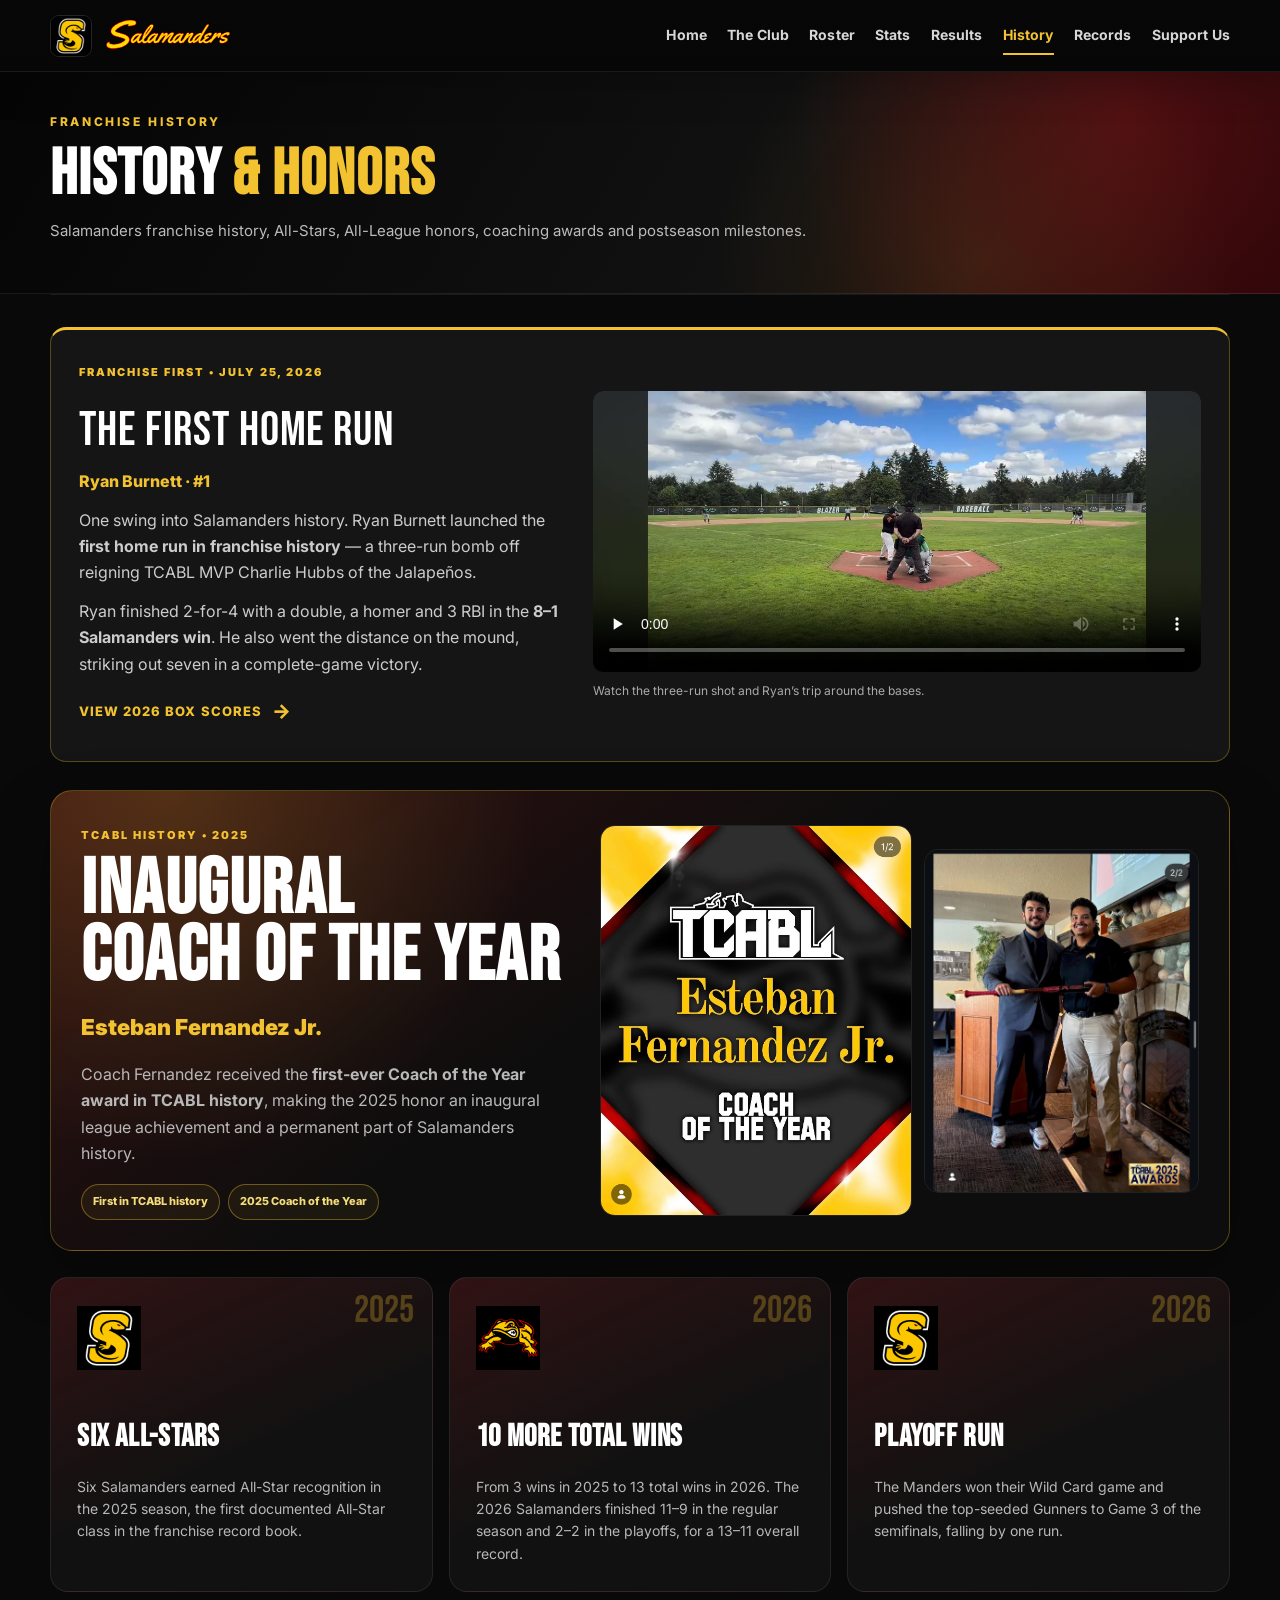
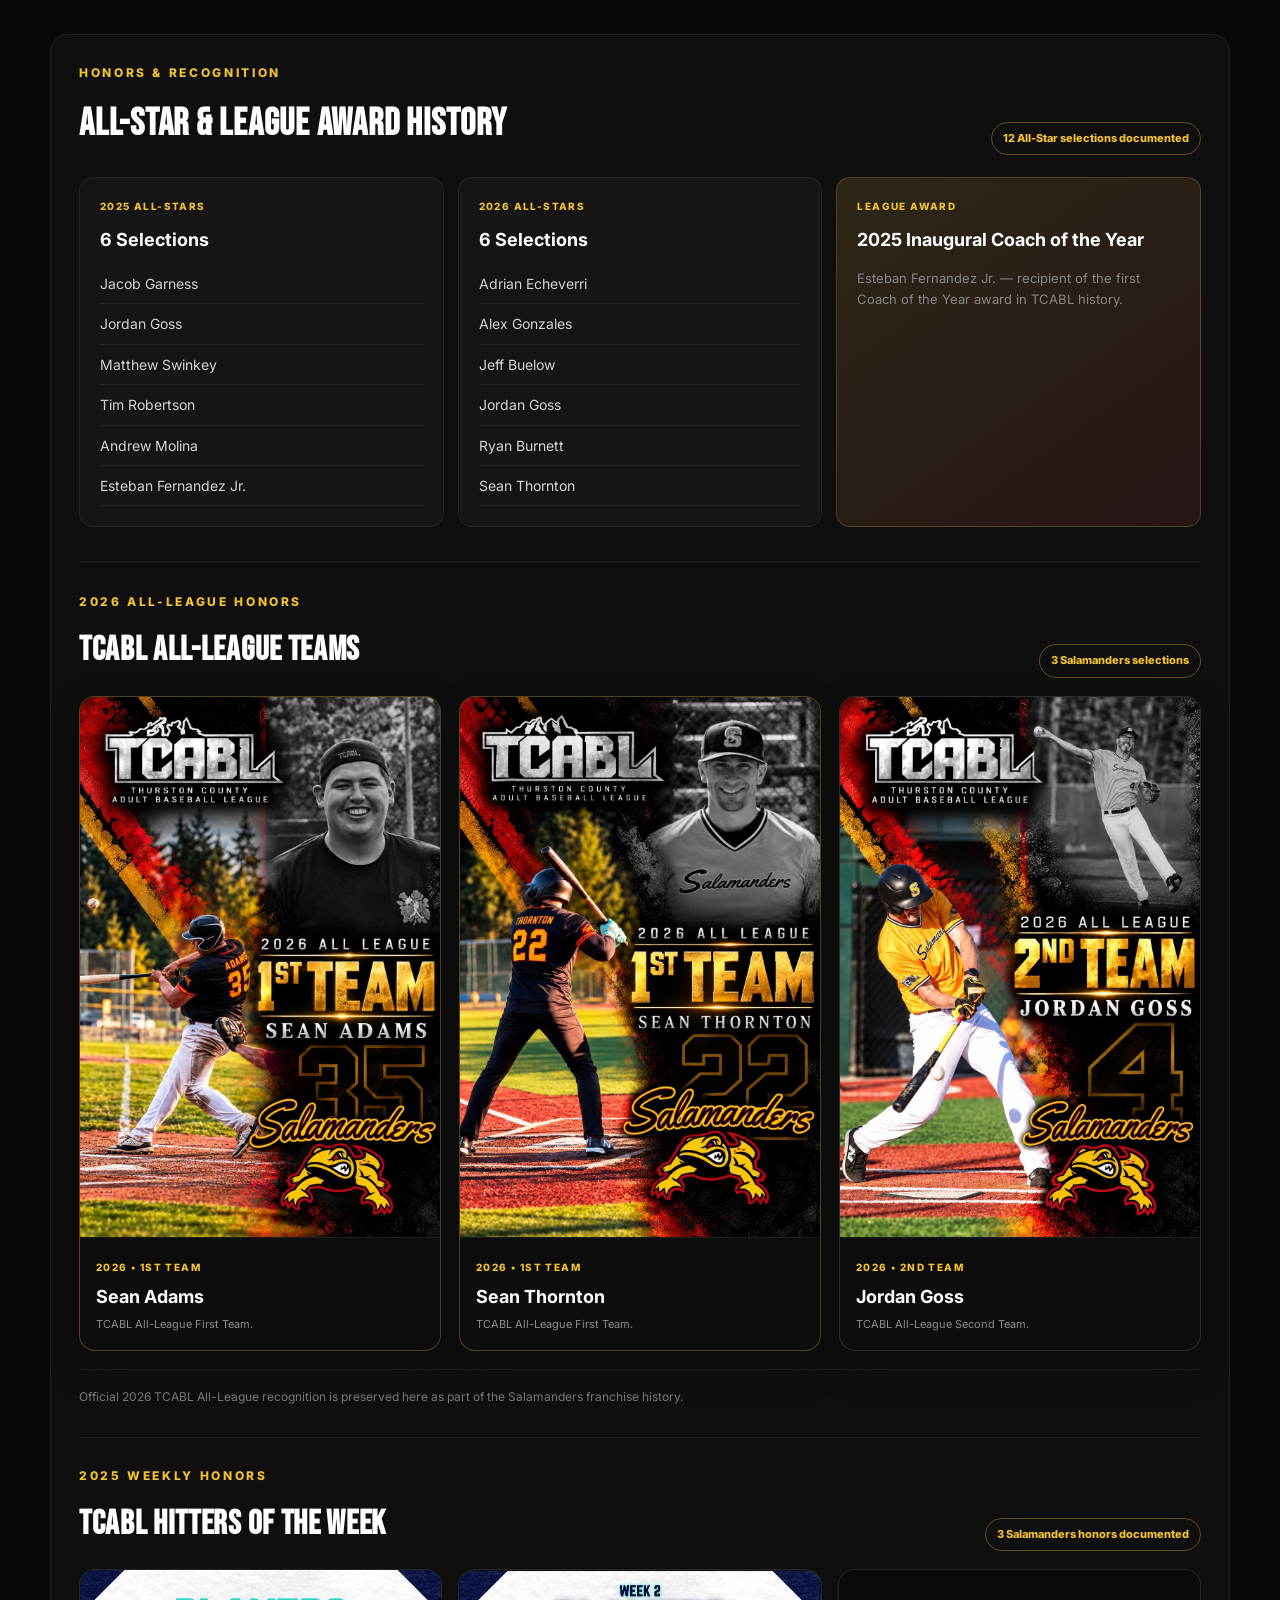
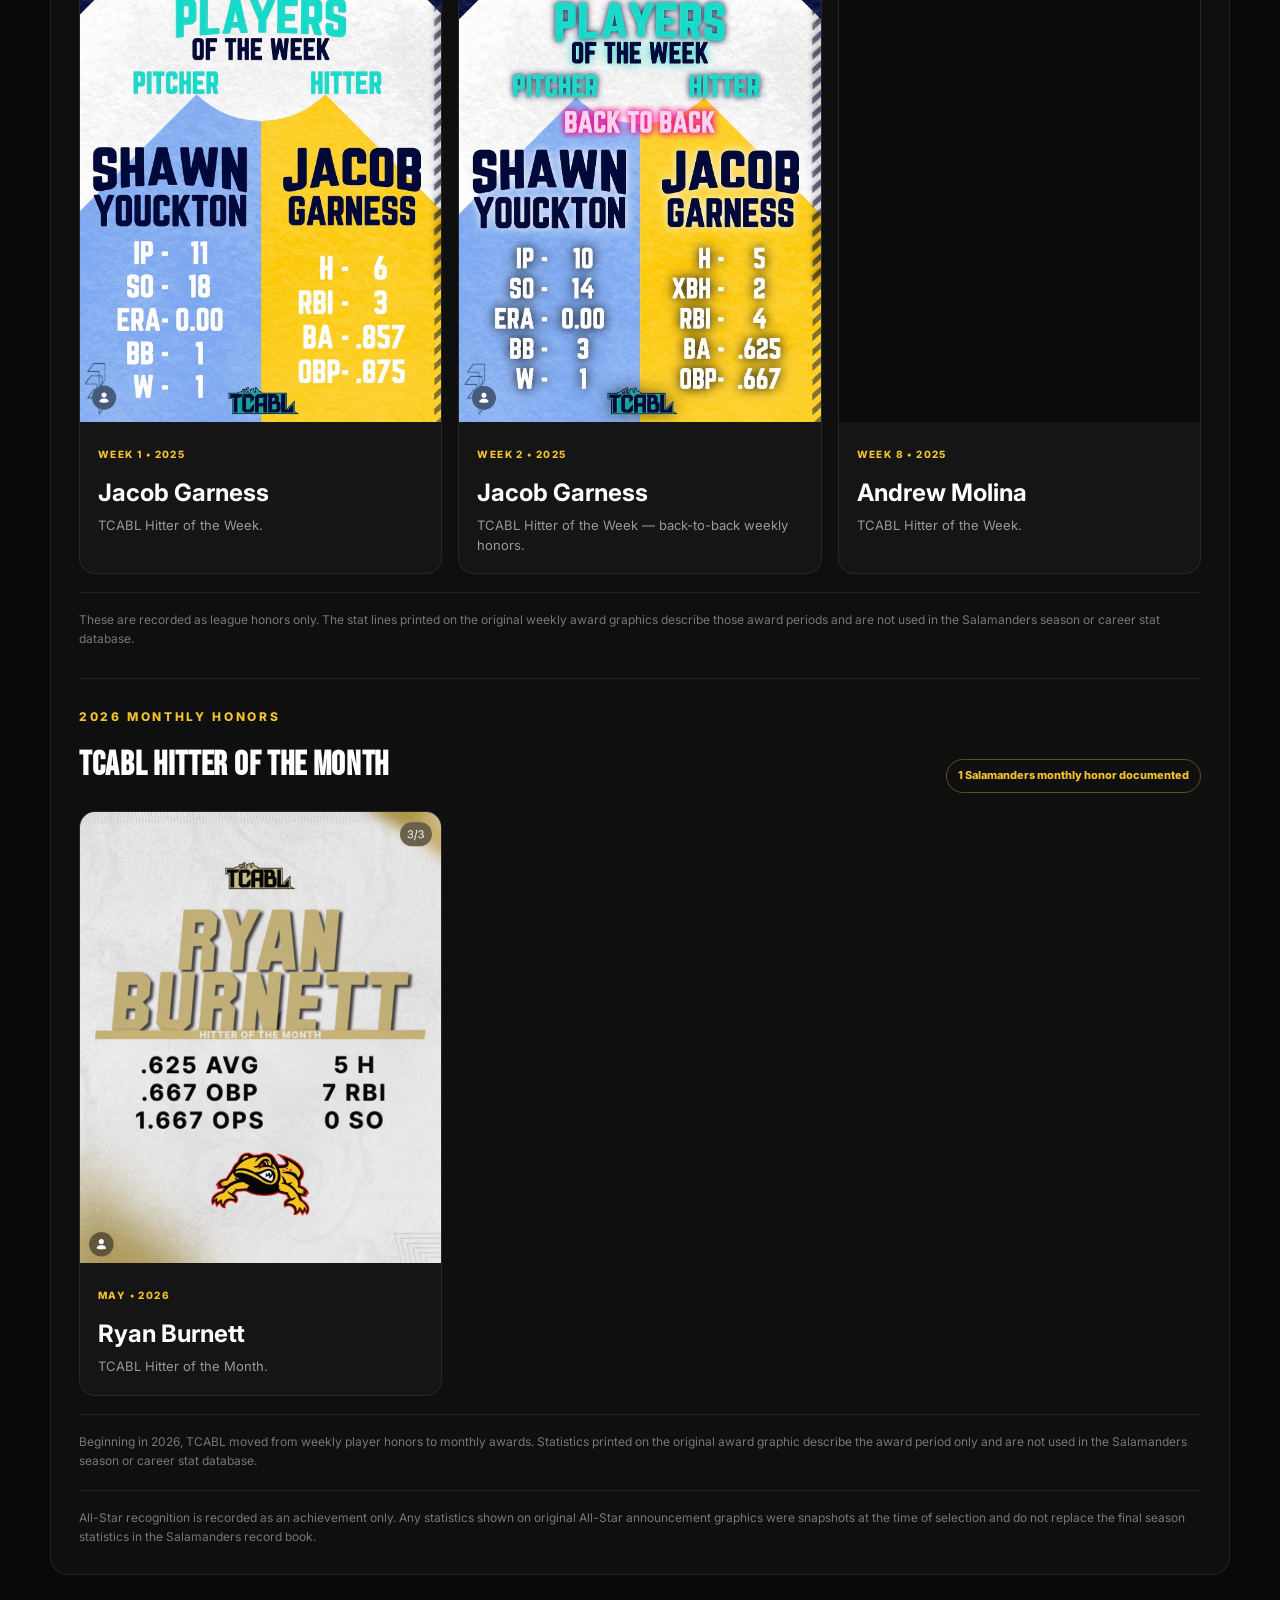
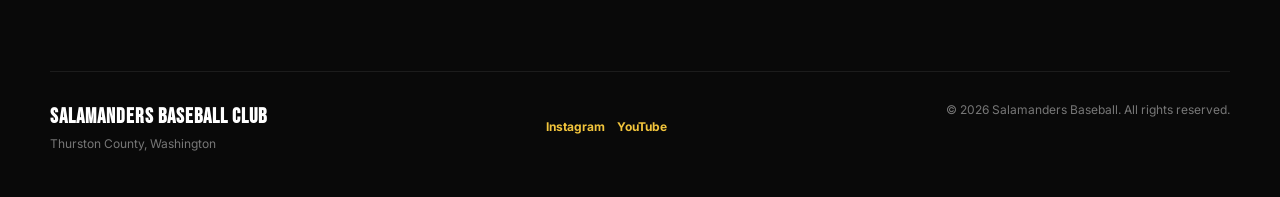
<file: history.html>
<!DOCTYPE html>

<html lang="en">
<head>
<meta charset="utf-8"/>
<meta content="width=device-width, initial-scale=1.0" name="viewport"/>
<meta content="Salamanders franchise history, All-Stars, All-League honors, coaching awards and postseason milestones." name="description"/>
<title>History &amp; Honors | Salamanders Baseball Club</title>
<meta content="#090909" name="theme-color"/>
<meta content="index,follow,max-image-preview:large" name="robots"/>
<link href="https://salamandersbaseball.org/history" rel="canonical"/>
<meta content="website" property="og:type"/>
<meta content="Salamanders Baseball Club" property="og:site_name"/>
<meta content="History &amp; Honors | Salamanders Baseball Club" property="og:title"/>
<meta content="Salamanders franchise history, All-Stars, All-League honors, coaching awards and postseason milestones." property="og:description"/>
<meta content="https://salamandersbaseball.org/history" property="og:url"/>
<meta content="https://salamandersbaseball.org/assets/salamanders-social-share.png" property="og:image"/>
<meta content="Salamanders Baseball Club" property="og:image:alt"/>
<meta content="summary_large_image" name="twitter:card"/>
<meta content="History &amp; Honors | Salamanders Baseball Club" name="twitter:title"/>
<meta content="Salamanders franchise history, All-Stars, All-League honors, coaching awards and postseason milestones." name="twitter:description"/>
<meta content="https://salamandersbaseball.org/assets/salamanders-social-share.png" name="twitter:image"/>
<link href="assets/salamanders-icon-192.png" rel="icon" sizes="192x192" type="image/png"/>
<link href="assets/salamanders-apple-touch-icon.png" rel="apple-touch-icon"/>
<link href="site.webmanifest" rel="manifest"/>
<link href="https://fonts.googleapis.com" rel="preconnect"/>
<link crossorigin="" href="https://fonts.gstatic.com" rel="preconnect"/>
<link href="https://fonts.googleapis.com/css2?family=Bebas+Neue&amp;family=Inter:wght@400;500;600;700;800&amp;display=swap" rel="stylesheet"/>
<link href="styles.css" rel="stylesheet"/>
<script type="application/ld+json">
  {
    "@context": "https://schema.org",
    "@type": "SportsTeam",
    "name": "Salamanders Baseball Club",
    "alternateName": "Salamanders",
    "sport": "Baseball",
    "url": "https://salamandersbaseball.org/",
    "logo": "https://salamandersbaseball.org/assets/salamanders-s-logo.jpg",
    "image": "https://salamandersbaseball.org/assets/salamanders-social-share.png",
    "description": "Adult baseball club competing in the South Sound Adult Baseball League (SSABL), based in Thurston County, Washington.",
    "areaServed": {
      "@type": "AdministrativeArea",
      "name": "Thurston County, Washington"
    },
    "memberOf": {
      "@type": "SportsOrganization",
      "name": "South Sound Adult Baseball League"
    },
    "sameAs": [
      "https://www.instagram.com/salamanders.ssabl/",
      "https://www.youtube.com/channel/UCF4s4i-jZGny-vRR0JuAUPQ"
    ]
  }
  </script>
</head>
<body class="detail-page">
<a class="skip-link" href="#main-content">Skip to main content</a>
<header class="site-header">
<a aria-label="Salamanders home" class="brand" href="/">
<img alt="Salamanders S logo" class="brand-s" src="assets/salamanders-s-logo.jpg"/>
<img alt="Salamanders" class="brand-script" src="assets/salamanders-script-yellow.png"/>
</a>
<button aria-controls="primary-nav" aria-expanded="false" aria-label="Open menu" class="nav-toggle" type="button">
<span></span><span></span><span></span>
</button>
<nav aria-label="Primary navigation" class="site-nav" id="primary-nav">
<a href="/">Home</a>
<a href="/#about">The Club</a>
<a href="/roster">Roster</a>
<a href="/stats">Stats</a>
<a href="/results">Results</a>
<a href="/history" aria-current="page">History</a>
<a href="/records">Records</a>
<a href="/#support">Support Us</a>
</nav>
</header>
<main id="main-content">
<section class="results-hero compact-page-header"><div class="results-hero-inner"><div class="eyebrow">FRANCHISE HISTORY</div><h1>HISTORY <span>&amp; HONORS</span></h1><p>Salamanders franchise history, All-Stars, All-League honors, coaching awards and postseason milestones.</p><div class="page-actions"></div></div></section><section class="section history" id="history">
<h2 class="visually-hidden">Team achievements and honors</h2>
<article class="home-run-milestone" id="first-home-run" aria-labelledby="first-home-run-title">
<div class="home-run-copy">
<span class="achievement-kicker">FRANCHISE FIRST • JULY 25, 2026</span>
<h3 id="first-home-run-title">THE FIRST HOME RUN</h3>
<p class="award-name">Ryan Burnett · #1</p>
<p>One swing into Salamanders history. Ryan Burnett launched the <strong>first home run in franchise history</strong> — a three-run bomb off reigning TCABL MVP Charlie Hubbs of the Jalapeños.</p>
<p>Ryan finished 2-for-4 with a double, a homer and 3 RBI in the <strong>8–1 Salamanders win</strong>. He also went the distance on the mound, striking out seven in a complete-game victory.</p>
<a class="text-link" href="/results">View 2026 box scores <span aria-hidden="true">→</span></a>
</div>
<figure class="home-run-video">
<video controls playsinline preload="none" width="1108" height="512" poster="assets/history/ryan-first-home-run-poster.jpg" aria-label="Watch Ryan Burnett's first Salamanders home run" aria-describedby="home-run-caption">
<source src="assets/history/ryan-first-home-run.mp4" type="video/mp4"/>
Your browser does not support embedded video. <a href="assets/history/ryan-first-home-run.mp4">Watch the home run.</a>
</video>
<figcaption id="home-run-caption">Watch the three-run shot and Ryan’s trip around the bases.</figcaption>
</figure>
</article>
<article class="inaugural-award-feature">
<div class="inaugural-copy">
<span class="achievement-kicker">TCABL HISTORY • 2025</span>
<h3>INAUGURAL<br/>COACH OF THE YEAR</h3>
<p class="award-name">Esteban Fernandez Jr.</p>
<p>Coach Fernandez received the <strong>first-ever Coach of the Year award in TCABL history</strong>, making the 2025 honor an inaugural league achievement and a permanent part of Salamanders history.</p>
<div class="award-pills">
<span>First in TCABL history</span>
<span>2025 Coach of the Year</span>
</div>
</div>
<div class="inaugural-media">
<figure class="award-image award-image-primary">
<img alt="2025 TCABL Coach of the Year award graphic for Esteban Fernandez Jr." decoding="async" loading="lazy" src="assets/2025-inaugural-coach-of-year-award.jpeg"/>
</figure>
<figure class="award-image award-image-secondary">
<img alt="Esteban Fernandez Jr. receiving the 2025 TCABL Coach of the Year award" decoding="async" loading="lazy" src="assets/2025-coach-of-year-ceremony.jpeg"/>
</figure>
</div>
</article>
<div class="history-grid">
<article class="history-feature">
<span class="history-year">2025</span>
<img alt="" class="history-logo" decoding="async" loading="lazy" src="assets/salamanders-s-logo.jpg"/>
<h3>Six All-Stars</h3>
<p>Six Salamanders earned All-Star recognition in the 2025 season, the first documented All-Star class in the franchise record book.</p>
</article>
<article class="history-feature">
<span class="history-year">2026</span>
<img alt="" class="history-logo" decoding="async" loading="lazy" src="assets/salamanders-mascot.png"/>
<h3>10 More Total Wins</h3>
<p>From 3 wins in 2025 to 13 total wins in 2026. The 2026 Salamanders finished 11–9 in the regular season and 2–2 in the playoffs, for a 13–11 overall record.</p>
</article>
<article class="history-feature">
<span class="history-year">2026</span>
<img alt="" class="history-logo" decoding="async" loading="lazy" src="assets/salamanders-s-logo.jpg"/>
<h3>Playoff Run</h3>
<p>The Manders won their Wild Card game and pushed the top-seeded Gunners to Game 3 of the semifinals, falling by one run.</p>
</article>
</div>
<div class="honors-block">
<div class="honors-header">
<div>
<div class="eyebrow">HONORS &amp; RECOGNITION</div>
<h3>ALL-STAR &amp; LEAGUE AWARD HISTORY</h3>
</div>
<span class="data-badge">12 All-Star selections documented</span>
</div>
<div class="honors-grid honors-grid-achievements">
<div class="honor-card honor-card-list">
<span class="honor-label">2025 All-Stars</span>
<strong>6 Selections</strong>
<ul class="honor-names">
<li>Jacob Garness</li>
<li>Jordan Goss</li>
<li>Matthew Swinkey</li>
<li>Tim Robertson</li>
<li>Andrew Molina</li>
<li>Esteban Fernandez Jr.</li>
</ul>
</div>
<div class="honor-card honor-card-list">
<span class="honor-label">2026 All-Stars</span>
<strong>6 Selections</strong>
<ul class="honor-names">
<li>Adrian Echeverri</li>
<li>Alex Gonzales</li>
<li>Jeff Buelow</li>
<li>Jordan Goss</li>
<li>Ryan Burnett</li>
<li>Sean Thornton</li>
</ul>
</div>
<div class="honor-card inaugural-mini-card">
<span class="honor-label">League Award</span>
<strong>2025 Inaugural Coach of the Year</strong>
<p>Esteban Fernandez Jr. — recipient of the first Coach of the Year award in TCABL history.</p>
</div>
</div>
<div class="all-league-honors-section">
<div class="weekly-honors-heading">
<div>
<div class="eyebrow">2026 ALL-LEAGUE HONORS</div>
<h3>TCABL ALL-LEAGUE TEAMS</h3>
</div>
<span class="data-badge">3 Salamanders selections</span>
</div>
<div class="all-league-award-grid">
<article class="all-league-award-card first-team">
<img alt="2026 TCABL All-League First Team graphic for Sean Adams" decoding="async" loading="lazy" src="assets/awards/2026-all-league-sean-adams.webp"/>
<div class="all-league-award-copy">
<span class="honor-label">2026 • 1st Team</span>
<strong>Sean Adams</strong>
<p>TCABL All-League First Team.</p>
</div>
</article>
<article class="all-league-award-card first-team">
<img alt="2026 TCABL All-League First Team graphic for Sean Thornton" decoding="async" loading="lazy" src="assets/awards/2026-all-league-sean-thornton.webp"/>
<div class="all-league-award-copy">
<span class="honor-label">2026 • 1st Team</span>
<strong>Sean Thornton</strong>
<p>TCABL All-League First Team.</p>
</div>
</article>
<article class="all-league-award-card second-team">
<img alt="2026 TCABL All-League Second Team graphic for Jordan Goss" decoding="async" loading="lazy" src="assets/awards/2026-all-league-jordan-goss.webp"/>
<div class="all-league-award-copy">
<span class="honor-label">2026 • 2nd Team</span>
<strong>Jordan Goss</strong>
<p>TCABL All-League Second Team.</p>
</div>
</article>
</div>
<p class="achievement-note weekly-note">Official 2026 TCABL All-League recognition is preserved here as part of the Salamanders franchise history.</p>
</div>
<div class="weekly-honors-section">
<div class="weekly-honors-heading">
<div>
<div class="eyebrow">2025 WEEKLY HONORS</div>
<h3>TCABL HITTERS OF THE WEEK</h3>
</div>
<span class="data-badge">3 Salamanders honors documented</span>
</div>
<div class="weekly-award-grid">
<article class="weekly-award-card">
<img alt="2025 TCABL Players of the Week graphic featuring Jacob Garness as Hitter of the Week" decoding="async" loading="lazy" src="assets/2025-week1-jacob-garness-hitter-of-week.jpeg"/>
<div class="weekly-award-copy">
<span class="honor-label">Week 1 • 2025</span>
<strong>Jacob Garness</strong>
<p>TCABL Hitter of the Week.</p>
</div>
</article>
<article class="weekly-award-card">
<img alt="2025 TCABL Week 2 Players of the Week graphic featuring Jacob Garness as Hitter of the Week" decoding="async" loading="lazy" src="assets/2025-week2-jacob-garness-hitter-of-week.jpeg"/>
<div class="weekly-award-copy">
<span class="honor-label">Week 2 • 2025</span>
<strong>Jacob Garness</strong>
<p>TCABL Hitter of the Week — back-to-back weekly honors.</p>
</div>
</article>
<article class="weekly-award-card">
<img alt="2025 TCABL Week 8 Players of the Week graphic featuring Andrew Molina as Hitter of the Week" decoding="async" loading="lazy" src="assets/2025-week8-andrew-molina-hitter-of-week.jpeg"/>
<div class="weekly-award-copy">
<span class="honor-label">Week 8 • 2025</span>
<strong>Andrew Molina</strong>
<p>TCABL Hitter of the Week.</p>
</div>
</article>
</div>
<p class="achievement-note weekly-note">These are recorded as league honors only. The stat lines printed on the original weekly award graphics describe those award periods and are not used in the Salamanders season or career stat database.</p>
</div>
<div class="weekly-honors-section monthly-honors-section">
<div class="weekly-honors-heading">
<div>
<div class="eyebrow">2026 MONTHLY HONORS</div>
<h3>TCABL HITTER OF THE MONTH</h3>
</div>
<span class="data-badge">1 Salamanders monthly honor documented</span>
</div>
<div class="weekly-award-grid monthly-award-grid">
<article class="weekly-award-card monthly-award-card">
<img alt="2026 TCABL Hitter of the Month graphic for Ryan Burnett for May" decoding="async" loading="lazy" src="assets/2026-may-ryan-burnett-hitter-of-month.jpeg"/>
<div class="weekly-award-copy">
<span class="honor-label">May • 2026</span>
<strong>Ryan Burnett</strong>
<p>TCABL Hitter of the Month.</p>
</div>
</article>
</div>
<p class="achievement-note weekly-note">Beginning in 2026, TCABL moved from weekly player honors to monthly awards. Statistics printed on the original award graphic describe the award period only and are not used in the Salamanders season or career stat database.</p>
</div>
<p class="achievement-note">All-Star recognition is recorded as an achievement only. Any statistics shown on original All-Star announcement graphics were snapshots at the time of selection and do not replace the final season statistics in the Salamanders record book.</p>
</div>
</section>
</main>
<footer class="site-footer">
<div>
<strong>SALAMANDERS BASEBALL CLUB</strong>
<span>Thurston County, Washington</span>
</div>
<div class="footer-social-links"><a href="https://www.instagram.com/salamanders.ssabl/" target="_blank" rel="noopener noreferrer" aria-label="Salamanders Instagram">Instagram</a><a href="https://www.youtube.com/channel/UCF4s4i-jZGny-vRR0JuAUPQ" target="_blank" rel="noopener noreferrer" aria-label="Salamanders YouTube channel">YouTube</a></div>
<div>© <span id="year"></span> Salamanders Baseball. All rights reserved.</div>
</footer>
<button aria-label="Back to top" class="back-to-top" type="button">↑</button>
<script src="script.js"></script>

</body>
</html>
</file>
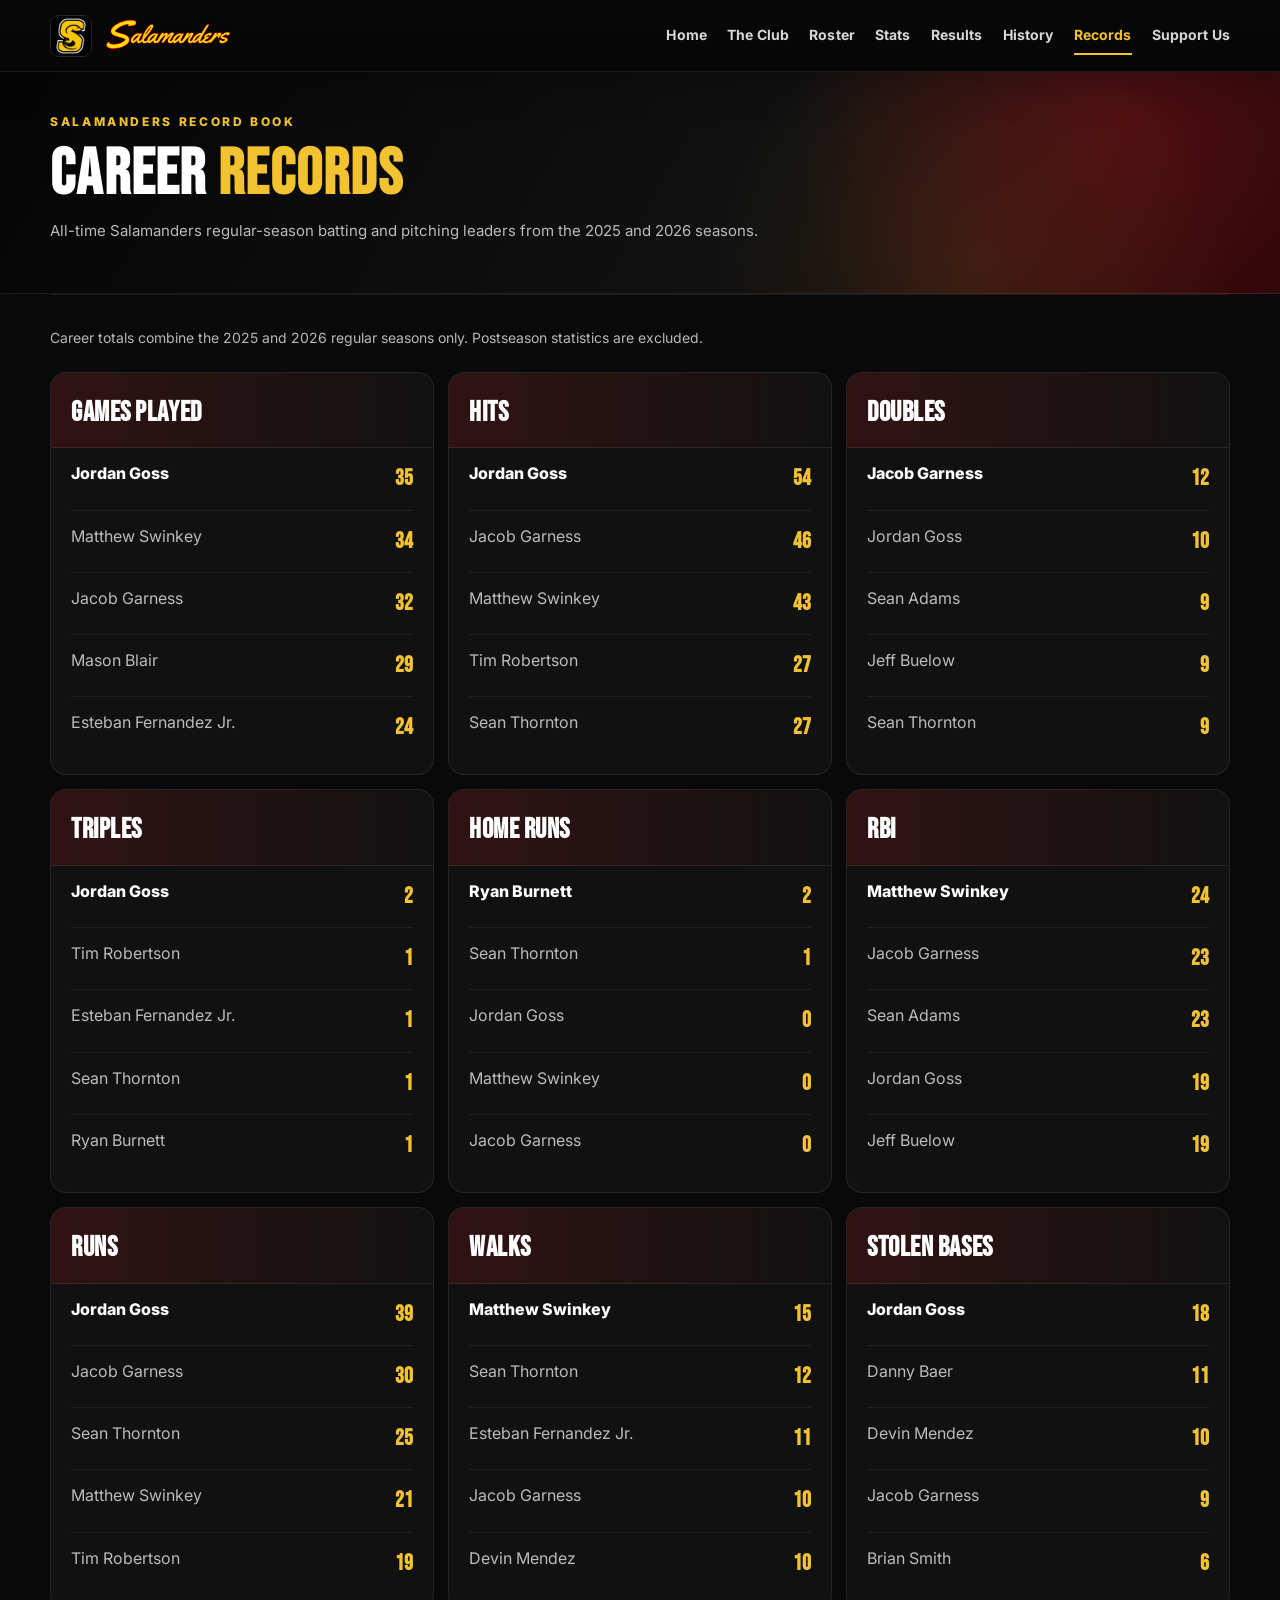
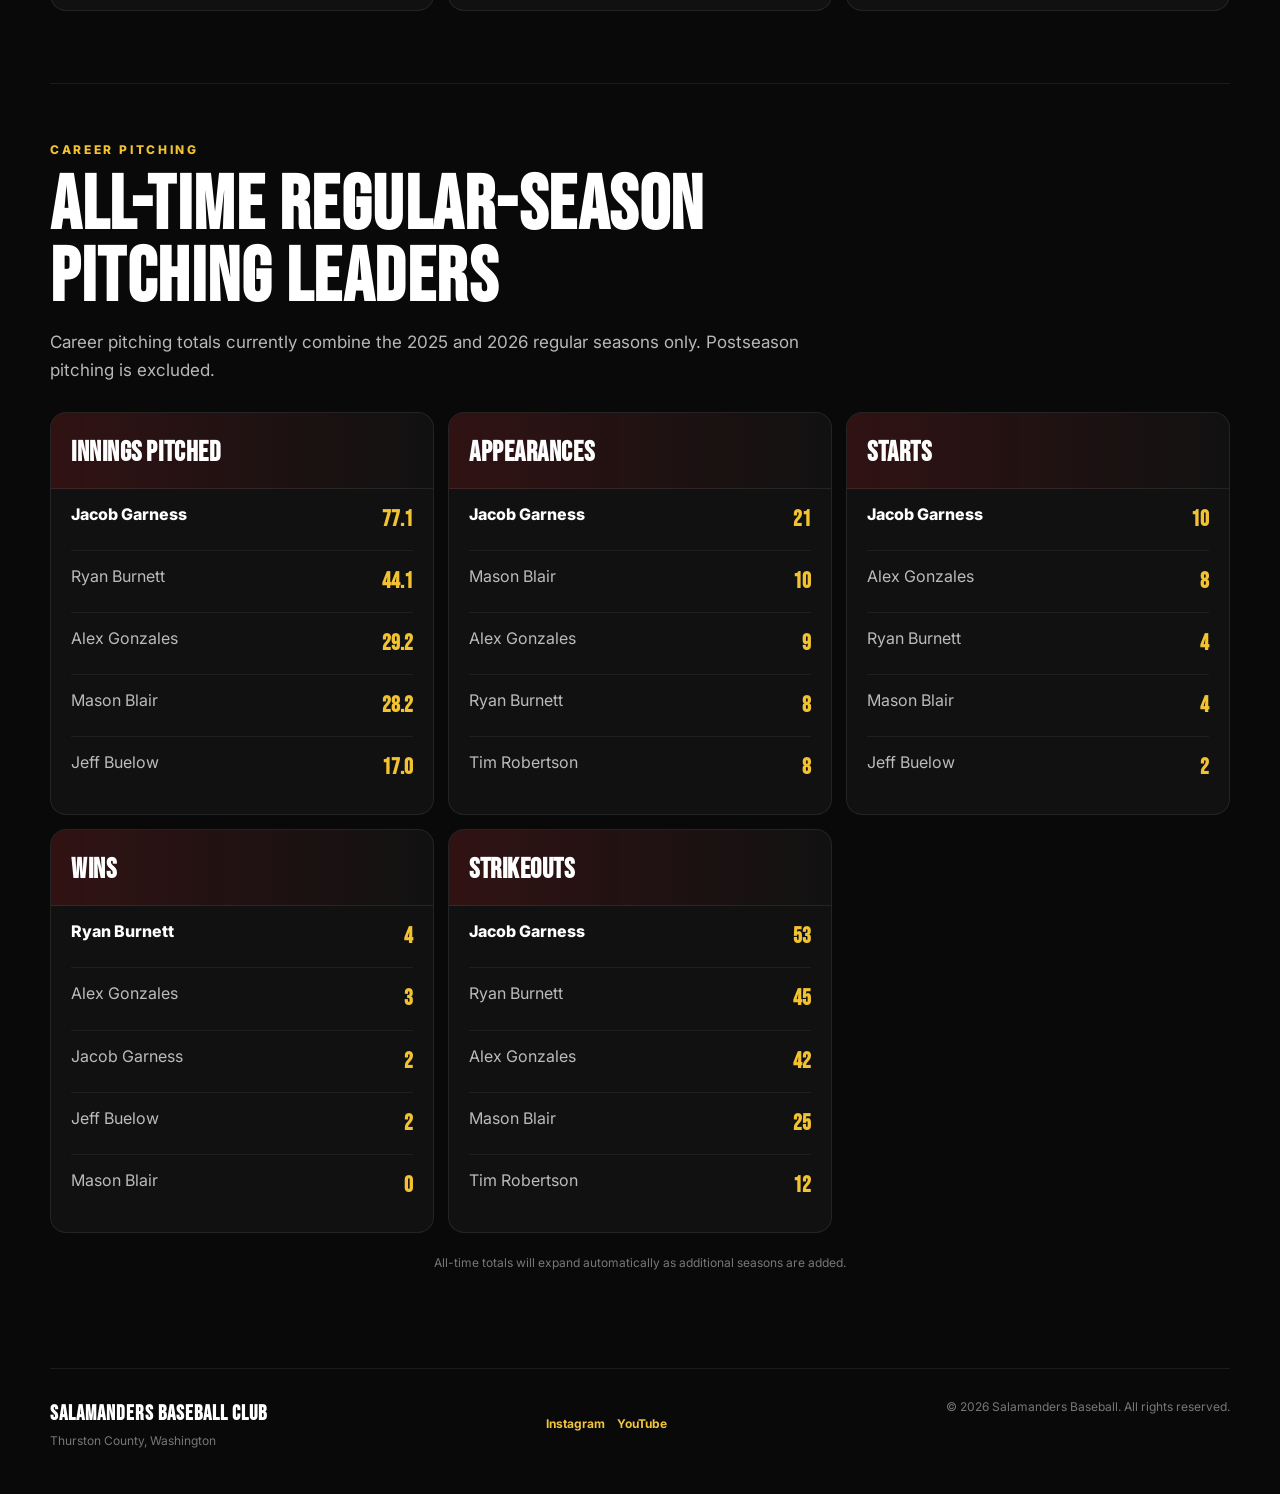
<file: records.html>
<!DOCTYPE html>

<html lang="en">
<head>
<meta charset="utf-8"/>
<meta content="width=device-width, initial-scale=1.0" name="viewport"/>
<meta content="All-time Salamanders regular-season batting and pitching leaders from the 2025 and 2026 seasons." name="description"/>
<title>Career Records | Salamanders Baseball Club</title>
<meta content="#090909" name="theme-color"/>
<meta content="index,follow,max-image-preview:large" name="robots"/>
<link href="https://salamandersbaseball.org/records" rel="canonical"/>
<meta content="website" property="og:type"/>
<meta content="Salamanders Baseball Club" property="og:site_name"/>
<meta content="Career Records | Salamanders Baseball Club" property="og:title"/>
<meta content="All-time Salamanders regular-season batting and pitching leaders from the 2025 and 2026 seasons." property="og:description"/>
<meta content="https://salamandersbaseball.org/records" property="og:url"/>
<meta content="https://salamandersbaseball.org/assets/salamanders-social-share.png" property="og:image"/>
<meta content="Salamanders Baseball Club" property="og:image:alt"/>
<meta content="summary_large_image" name="twitter:card"/>
<meta content="Career Records | Salamanders Baseball Club" name="twitter:title"/>
<meta content="All-time Salamanders regular-season batting and pitching leaders from the 2025 and 2026 seasons." name="twitter:description"/>
<meta content="https://salamandersbaseball.org/assets/salamanders-social-share.png" name="twitter:image"/>
<link href="assets/salamanders-icon-192.png" rel="icon" sizes="192x192" type="image/png"/>
<link href="assets/salamanders-apple-touch-icon.png" rel="apple-touch-icon"/>
<link href="site.webmanifest" rel="manifest"/>
<link href="https://fonts.googleapis.com" rel="preconnect"/>
<link crossorigin="" href="https://fonts.gstatic.com" rel="preconnect"/>
<link href="https://fonts.googleapis.com/css2?family=Bebas+Neue&amp;family=Inter:wght@400;500;600;700;800&amp;display=swap" rel="stylesheet"/>
<link href="styles.css" rel="stylesheet"/>
<script type="application/ld+json">
  {
    "@context": "https://schema.org",
    "@type": "SportsTeam",
    "name": "Salamanders Baseball Club",
    "alternateName": "Salamanders",
    "sport": "Baseball",
    "url": "https://salamandersbaseball.org/",
    "logo": "https://salamandersbaseball.org/assets/salamanders-s-logo.jpg",
    "image": "https://salamandersbaseball.org/assets/salamanders-social-share.png",
    "description": "Adult baseball club competing in the South Sound Adult Baseball League (SSABL), based in Thurston County, Washington.",
    "areaServed": {
      "@type": "AdministrativeArea",
      "name": "Thurston County, Washington"
    },
    "memberOf": {
      "@type": "SportsOrganization",
      "name": "South Sound Adult Baseball League"
    },
    "sameAs": [
      "https://www.instagram.com/salamanders.ssabl/",
      "https://www.youtube.com/channel/UCF4s4i-jZGny-vRR0JuAUPQ"
    ]
  }
  </script>
</head>
<body class="detail-page">
<a class="skip-link" href="#main-content">Skip to main content</a>
<header class="site-header">
<a aria-label="Salamanders home" class="brand" href="/">
<img alt="Salamanders S logo" class="brand-s" src="assets/salamanders-s-logo.jpg"/>
<img alt="Salamanders" class="brand-script" src="assets/salamanders-script-yellow.png"/>
</a>
<button aria-controls="primary-nav" aria-expanded="false" aria-label="Open menu" class="nav-toggle" type="button">
<span></span><span></span><span></span>
</button>
<nav aria-label="Primary navigation" class="site-nav" id="primary-nav">
<a href="/">Home</a>
<a href="/#about">The Club</a>
<a href="/roster">Roster</a>
<a href="/stats">Stats</a>
<a href="/results">Results</a>
<a href="/history">History</a>
<a href="/records" aria-current="page">Records</a>
<a href="/#support">Support Us</a>
</nav>
</header>
<main id="main-content">
<section class="results-hero compact-page-header"><div class="results-hero-inner"><div class="eyebrow">SALAMANDERS RECORD BOOK</div><h1>CAREER <span>RECORDS</span></h1><p>All-time Salamanders regular-season batting and pitching leaders from the 2025 and 2026 seasons.</p><div class="page-actions"></div></div></section><section class="section records" id="records">
<h2 class="visually-hidden">All-time regular-season batting leaders</h2>
<p class="records-scope-note">Career totals combine the 2025 and 2026 regular seasons only. Postseason statistics are excluded.</p>
<div class="leaderboard-grid alltime-grid">
<article class="leaderboard"><h3>Games Played</h3><ol><li><span>Jordan Goss</span><strong>35</strong></li><li><span>Matthew Swinkey</span><strong>34</strong></li><li><span>Jacob Garness</span><strong>32</strong></li><li><span>Mason Blair</span><strong>29</strong></li><li><span>Esteban Fernandez Jr.</span><strong>24</strong></li></ol></article><article class="leaderboard"><h3>Hits</h3><ol><li><span>Jordan Goss</span><strong>54</strong></li><li><span>Jacob Garness</span><strong>46</strong></li><li><span>Matthew Swinkey</span><strong>43</strong></li><li><span>Tim Robertson</span><strong>27</strong></li><li><span>Sean Thornton</span><strong>27</strong></li></ol></article><article class="leaderboard"><h3>Doubles</h3><ol><li><span>Jacob Garness</span><strong>12</strong></li><li><span>Jordan Goss</span><strong>10</strong></li><li><span>Sean Adams</span><strong>9</strong></li><li><span>Jeff Buelow</span><strong>9</strong></li><li><span>Sean Thornton</span><strong>9</strong></li></ol></article><article class="leaderboard"><h3>Triples</h3><ol><li><span>Jordan Goss</span><strong>2</strong></li><li><span>Tim Robertson</span><strong>1</strong></li><li><span>Esteban Fernandez Jr.</span><strong>1</strong></li><li><span>Sean Thornton</span><strong>1</strong></li><li><span>Ryan Burnett</span><strong>1</strong></li></ol></article><article class="leaderboard"><h3>Home Runs</h3><ol><li><span>Ryan Burnett</span><strong>2</strong></li><li><span>Sean Thornton</span><strong>1</strong></li><li><span>Jordan Goss</span><strong>0</strong></li><li><span>Matthew Swinkey</span><strong>0</strong></li><li><span>Jacob Garness</span><strong>0</strong></li></ol></article><article class="leaderboard"><h3>RBI</h3><ol><li><span>Matthew Swinkey</span><strong>24</strong></li><li><span>Jacob Garness</span><strong>23</strong></li><li><span>Sean Adams</span><strong>23</strong></li><li><span>Jordan Goss</span><strong>19</strong></li><li><span>Jeff Buelow</span><strong>19</strong></li></ol></article><article class="leaderboard"><h3>Runs</h3><ol><li><span>Jordan Goss</span><strong>39</strong></li><li><span>Jacob Garness</span><strong>30</strong></li><li><span>Sean Thornton</span><strong>25</strong></li><li><span>Matthew Swinkey</span><strong>21</strong></li><li><span>Tim Robertson</span><strong>19</strong></li></ol></article><article class="leaderboard"><h3>Walks</h3><ol><li><span>Matthew Swinkey</span><strong>15</strong></li><li><span>Sean Thornton</span><strong>12</strong></li><li><span>Esteban Fernandez Jr.</span><strong>11</strong></li><li><span>Jacob Garness</span><strong>10</strong></li><li><span>Devin Mendez</span><strong>10</strong></li></ol></article><article class="leaderboard"><h3>Stolen Bases</h3><ol><li><span>Jordan Goss</span><strong>18</strong></li><li><span>Danny Baer</span><strong>11</strong></li><li><span>Devin Mendez</span><strong>10</strong></li><li><span>Jacob Garness</span><strong>9</strong></li><li><span>Brian Smith</span><strong>6</strong></li></ol></article>
</div>
<div class="pitching-record-block">
<div class="section-heading compact-heading">
<div class="eyebrow">CAREER PITCHING</div>
<h2>ALL-TIME REGULAR-SEASON PITCHING LEADERS</h2>
<p>Career pitching totals currently combine the 2025 and 2026 regular seasons only. Postseason pitching is excluded.</p>
</div>
<div class="leaderboard-grid alltime-grid">
<article class="leaderboard"><h3>Innings Pitched</h3><ol><li><span>Jacob Garness</span><strong>77.1</strong></li><li><span>Ryan Burnett</span><strong>44.1</strong></li><li><span>Alex Gonzales</span><strong>29.2</strong></li><li><span>Mason Blair</span><strong>28.2</strong></li><li><span>Jeff Buelow</span><strong>17.0</strong></li></ol></article><article class="leaderboard"><h3>Appearances</h3><ol><li><span>Jacob Garness</span><strong>21</strong></li><li><span>Mason Blair</span><strong>10</strong></li><li><span>Alex Gonzales</span><strong>9</strong></li><li><span>Ryan Burnett</span><strong>8</strong></li><li><span>Tim Robertson</span><strong>8</strong></li></ol></article><article class="leaderboard"><h3>Starts</h3><ol><li><span>Jacob Garness</span><strong>10</strong></li><li><span>Alex Gonzales</span><strong>8</strong></li><li><span>Ryan Burnett</span><strong>4</strong></li><li><span>Mason Blair</span><strong>4</strong></li><li><span>Jeff Buelow</span><strong>2</strong></li></ol></article><article class="leaderboard"><h3>Wins</h3><ol><li><span>Ryan Burnett</span><strong>4</strong></li><li><span>Alex Gonzales</span><strong>3</strong></li><li><span>Jacob Garness</span><strong>2</strong></li><li><span>Jeff Buelow</span><strong>2</strong></li><li><span>Mason Blair</span><strong>0</strong></li></ol></article><article class="leaderboard"><h3>Strikeouts</h3><ol><li><span>Jacob Garness</span><strong>53</strong></li><li><span>Ryan Burnett</span><strong>45</strong></li><li><span>Alex Gonzales</span><strong>42</strong></li><li><span>Mason Blair</span><strong>25</strong></li><li><span>Tim Robertson</span><strong>12</strong></li></ol></article>
</div>
</div>
<div class="records-footnote">All-time totals will expand automatically as additional seasons are added.</div>
</section>
</main>
<footer class="site-footer">
<div>
<strong>SALAMANDERS BASEBALL CLUB</strong>
<span>Thurston County, Washington</span>
</div>
<div class="footer-social-links"><a href="https://www.instagram.com/salamanders.ssabl/" target="_blank" rel="noopener noreferrer" aria-label="Salamanders Instagram">Instagram</a><a href="https://www.youtube.com/channel/UCF4s4i-jZGny-vRR0JuAUPQ" target="_blank" rel="noopener noreferrer" aria-label="Salamanders YouTube channel">YouTube</a></div>
<div>© <span id="year"></span> Salamanders Baseball. All rights reserved.</div>
</footer>
<button aria-label="Back to top" class="back-to-top" type="button">↑</button>
<script src="script.js"></script>

</body>
</html>
</file>
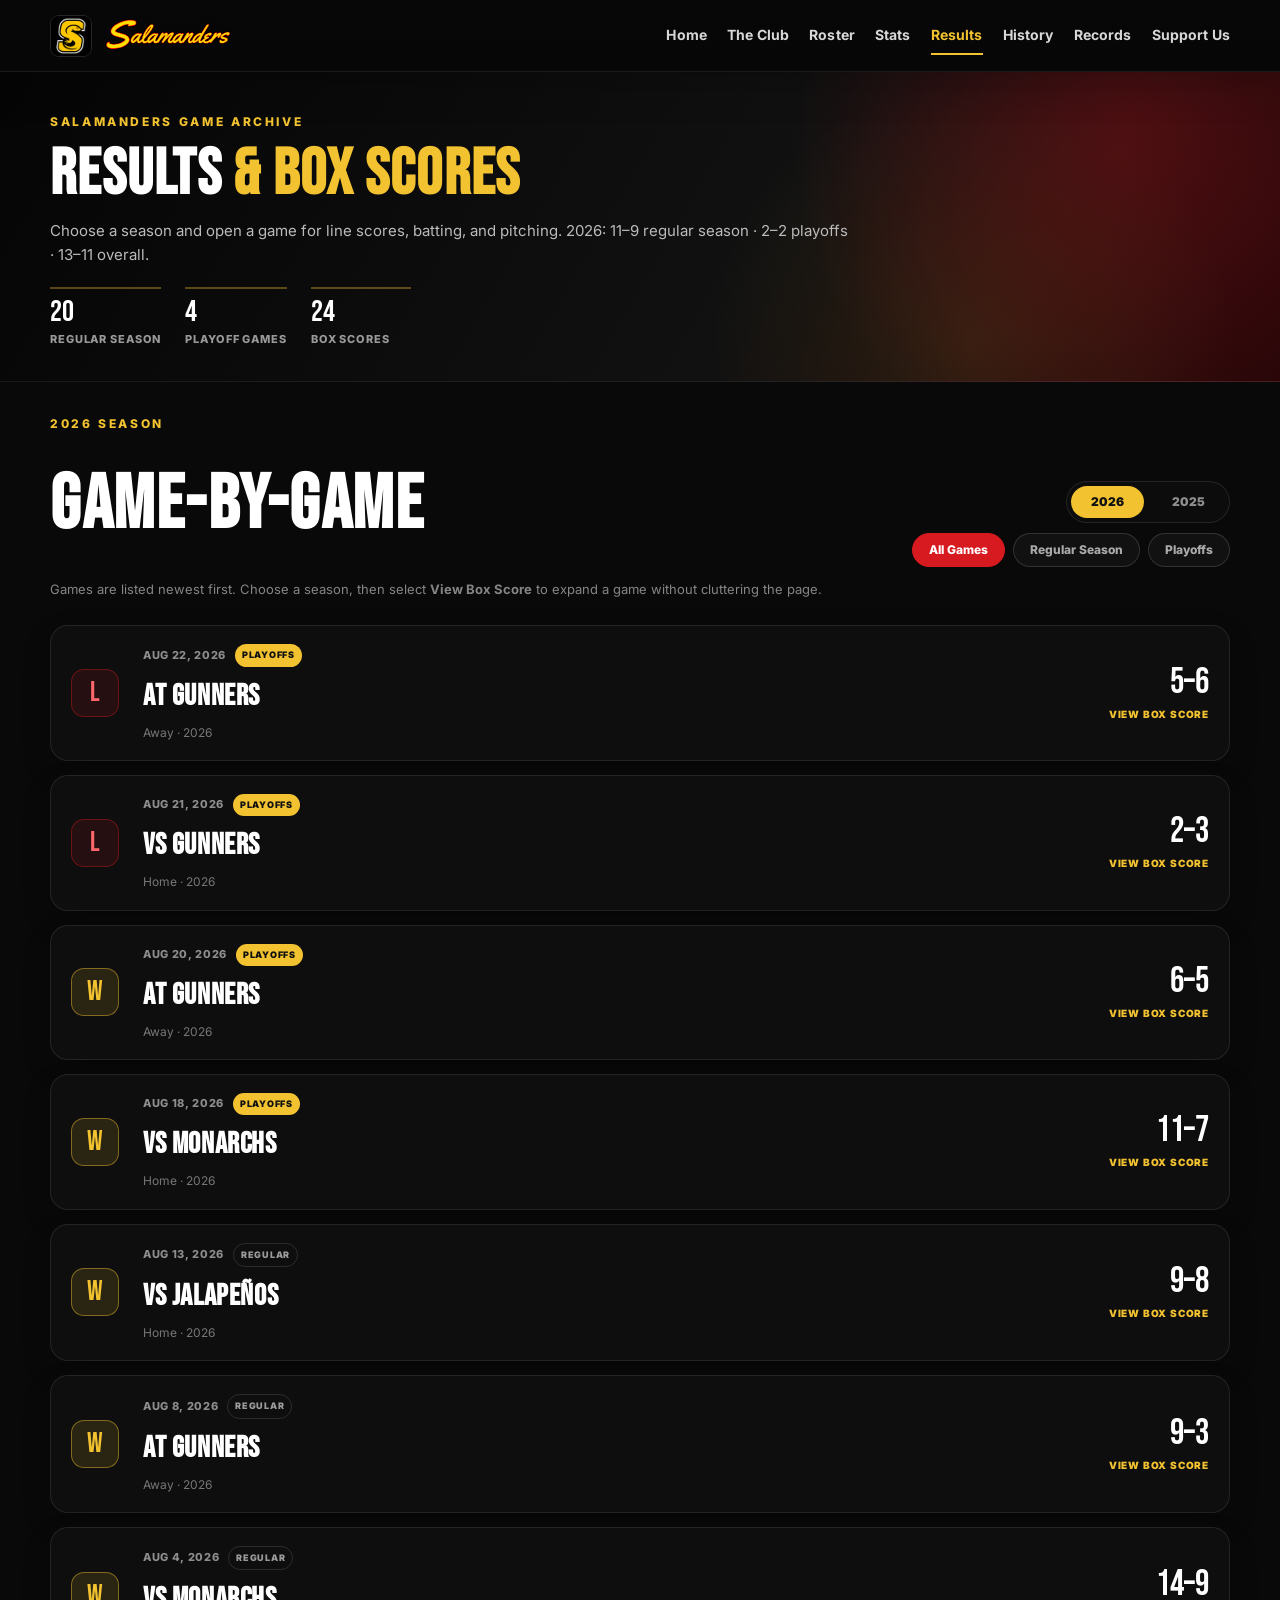
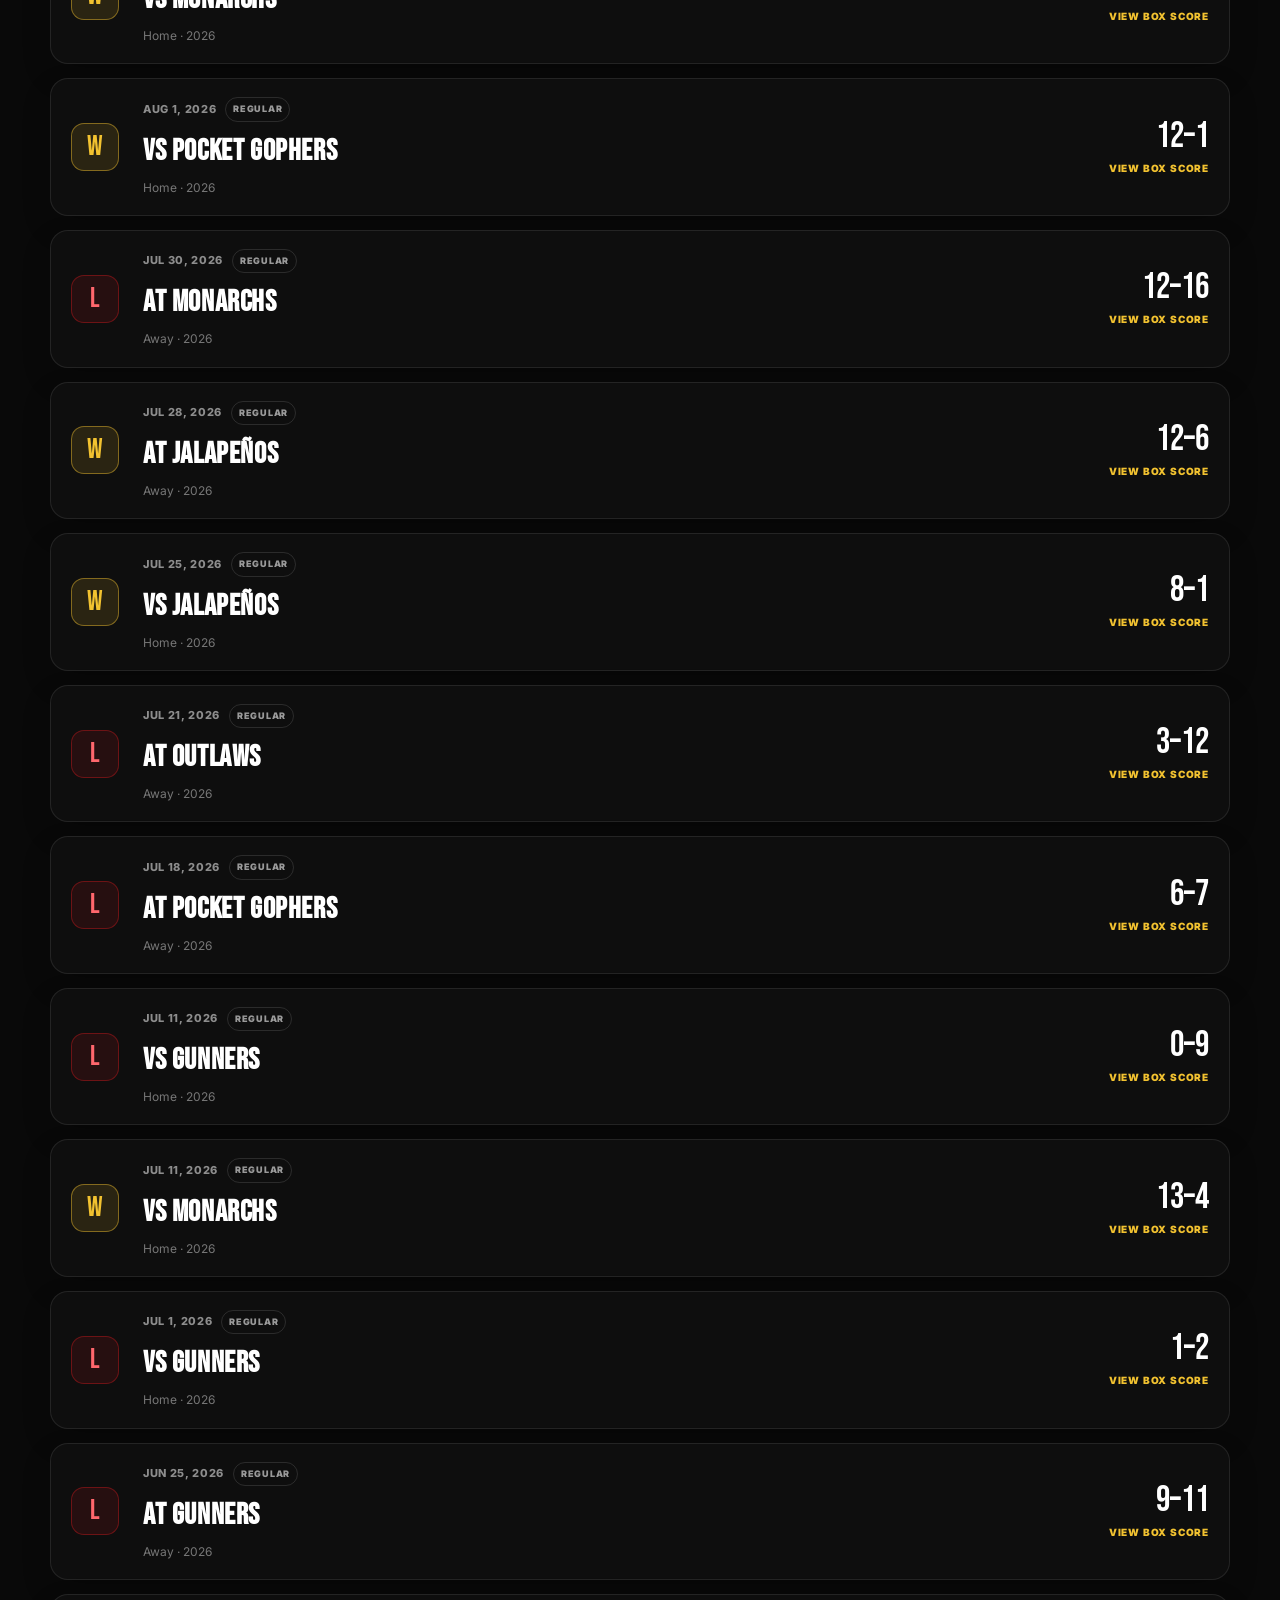
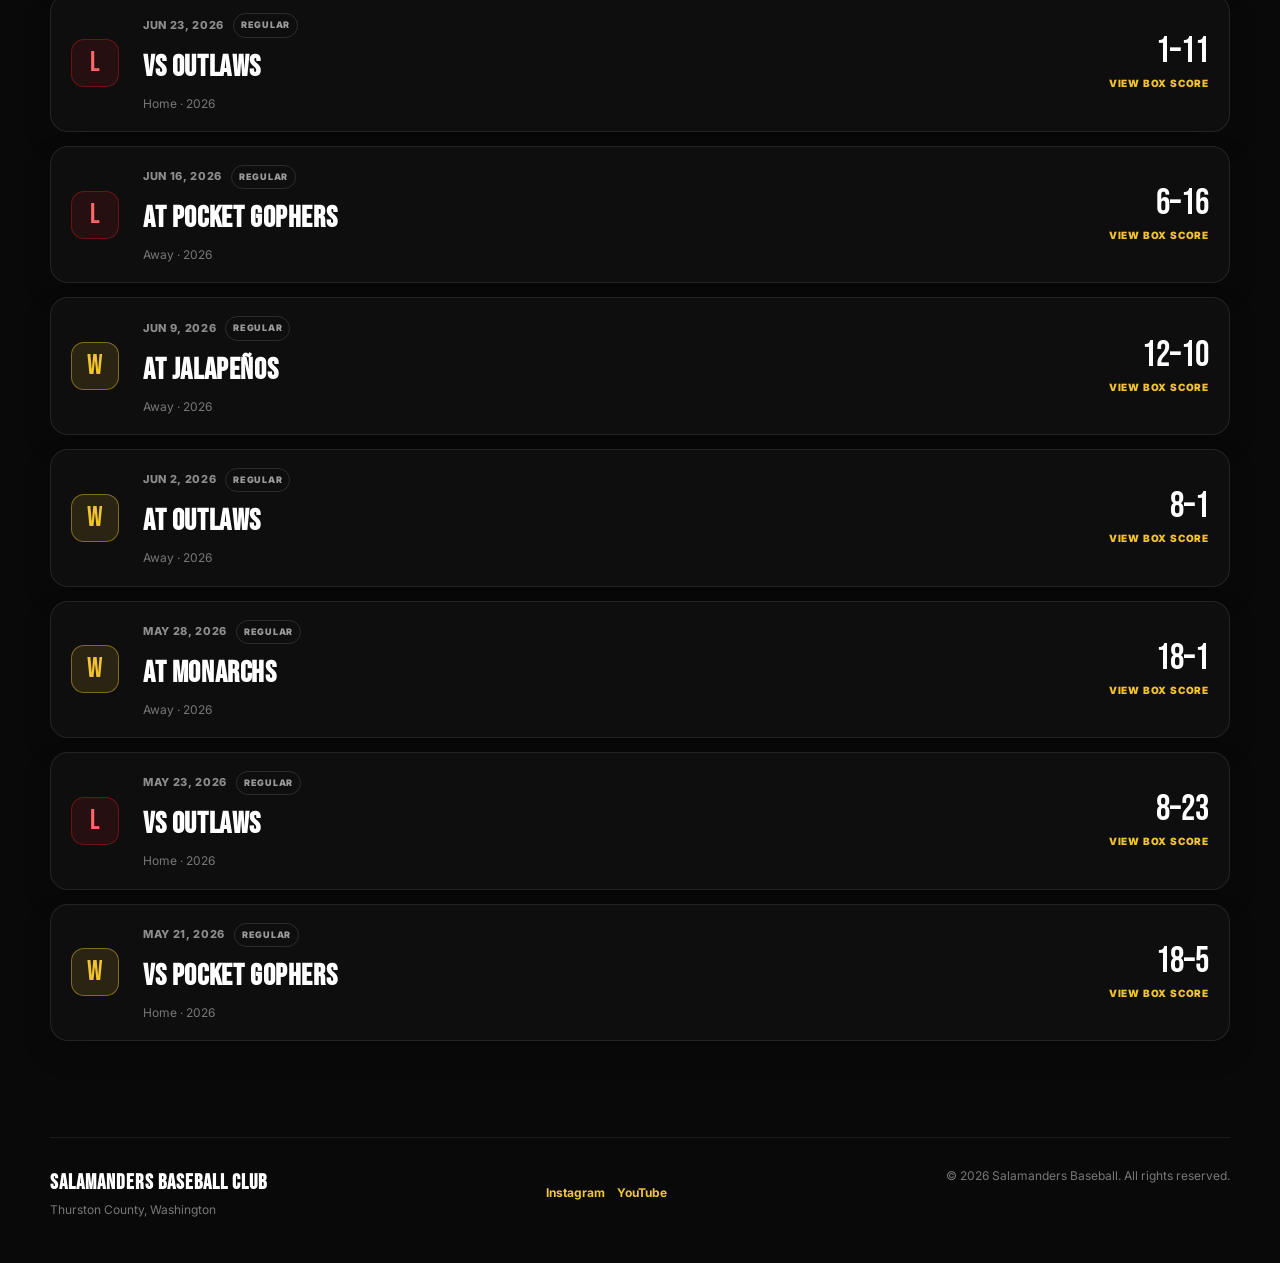
<file: results.html>
<!DOCTYPE html>
<html lang="en">
<head>
  <meta charset="UTF-8" />
  <meta name="viewport" content="width=device-width, initial-scale=1.0" />
  <meta name="description" content="Salamanders Baseball Club game results and box score archive for the 2025 and 2026 seasons." />
  <title>Results & Box Scores | Salamanders Baseball Club</title>
  <link rel="canonical" href="https://salamandersbaseball.org/results" />
  <meta name="robots" content="index,follow" />
  <meta name="theme-color" content="#090909" />
  <meta property="og:type" content="website" />
  <meta property="og:url" content="https://salamandersbaseball.org/results" />
  <meta property="og:title" content="Results & Box Scores | Salamanders Baseball Club" />
  <meta property="og:description" content="Game-by-game results, line scores, batting and pitching box scores from the Salamanders' 2025 and 2026 seasons." />
  <meta property="og:image" content="https://salamandersbaseball.org/assets/salamanders-social-share.png" />
  <meta name="twitter:card" content="summary_large_image" />
  <link rel="icon" type="image/png" sizes="192x192" href="assets/salamanders-icon-192.png" />
  <link rel="apple-touch-icon" href="assets/salamanders-apple-touch-icon.png" />
  <link rel="preconnect" href="https://fonts.googleapis.com" />
  <link rel="preconnect" href="https://fonts.gstatic.com" crossorigin />
  <link href="https://fonts.googleapis.com/css2?family=Bebas+Neue&family=Inter:wght@400;500;600;700;800&display=swap" rel="stylesheet" />
  <link rel="stylesheet" href="styles.css" />
</head>
<body class="results-page">
  <a class="skip-link" href="#main-content">Skip to main content</a>
  <header class="site-header">
<a aria-label="Salamanders home" class="brand" href="/">
<img alt="Salamanders S logo" class="brand-s" src="assets/salamanders-s-logo.jpg"/>
<img alt="Salamanders" class="brand-script" src="assets/salamanders-script-yellow.png"/>
</a>
<button aria-controls="primary-nav" aria-expanded="false" aria-label="Open menu" class="nav-toggle" type="button">
<span></span><span></span><span></span>
</button>
<nav aria-label="Primary navigation" class="site-nav" id="primary-nav">
<a href="/">Home</a>
<a href="/#about">The Club</a>
<a href="/roster">Roster</a>
<a href="/stats">Stats</a>
<a href="/results" aria-current="page">Results</a>
<a href="/history">History</a>
<a href="/records">Records</a>
<a href="/#support">Support Us</a>
</nav>
</header>

  <main id="main-content">
    <section class="results-hero compact-page-header">
      <div class="results-hero-inner">
        <div class="eyebrow">SALAMANDERS GAME ARCHIVE</div>
        <h1>RESULTS <span>&amp; BOX SCORES</span></h1>
        <p>Choose a season and open a game for line scores, batting, and pitching. 2026: 11–9 regular season · 2–2 playoffs · 13–11 overall.</p>
        <div class="results-archive-stats" aria-label="Archive coverage">
          <div><strong id="regular-count">20</strong><span>Regular Season</span></div>
          <div><strong id="postseason-count">4</strong><span>Playoff Games</span></div>
          <div><strong id="total-count">24</strong><span>Box Scores</span></div>
        </div>
      </div>
    </section>

    <section class="section results-archive-section">
      <div class="results-toolbar">
        <div>
          <div class="eyebrow" id="results-season-eyebrow">2026 SEASON</div>
          <h2>GAME-BY-GAME</h2>
        </div>
        <div class="results-controls">
          <div class="results-year-tabs" role="tablist" aria-label="Select results season">
            <button type="button" class="results-year-tab active" data-results-year="2026" aria-selected="true">2026</button>
            <button type="button" class="results-year-tab" data-results-year="2025" aria-selected="false">2025</button>
          </div>
          <div class="results-filters" role="group" aria-label="Filter games">
            <button type="button" class="results-filter active" data-filter="all" aria-pressed="true">All Games</button>
            <button type="button" class="results-filter" data-filter="regular" aria-pressed="false">Regular Season</button>
            <button type="button" class="results-filter postseason-filter" data-filter="postseason" aria-pressed="false">Playoffs</button>
          </div>
        </div>
      </div>
      <p class="results-help">Games are listed newest first. Choose a season, then select <strong>View Box Score</strong> to expand a game without cluttering the page.</p>
      <div id="results-list" class="results-list" aria-live="polite"></div>
      <div id="results-error" class="results-error" hidden>We couldn't load the selected game archive. Please refresh the page.</div>
    </section>
  </main>

  <footer class="site-footer">
    <div><strong>SALAMANDERS BASEBALL CLUB</strong><span>Thurston County, Washington</span></div>
    <div class="footer-social-links"><a href="https://www.instagram.com/salamanders.ssabl/" target="_blank" rel="noopener noreferrer" aria-label="Salamanders Instagram">Instagram</a><a href="https://www.youtube.com/channel/UCF4s4i-jZGny-vRR0JuAUPQ" target="_blank" rel="noopener noreferrer" aria-label="Salamanders YouTube channel">YouTube</a></div>
<div>© <span id="year"></span> Salamanders Baseball. All rights reserved.</div>
  </footer>
  <button class="back-to-top" type="button" aria-label="Back to top">↑</button>
  <script src="script.js"></script>
  <script src="results.js"></script>
</body>
</html>
</file>
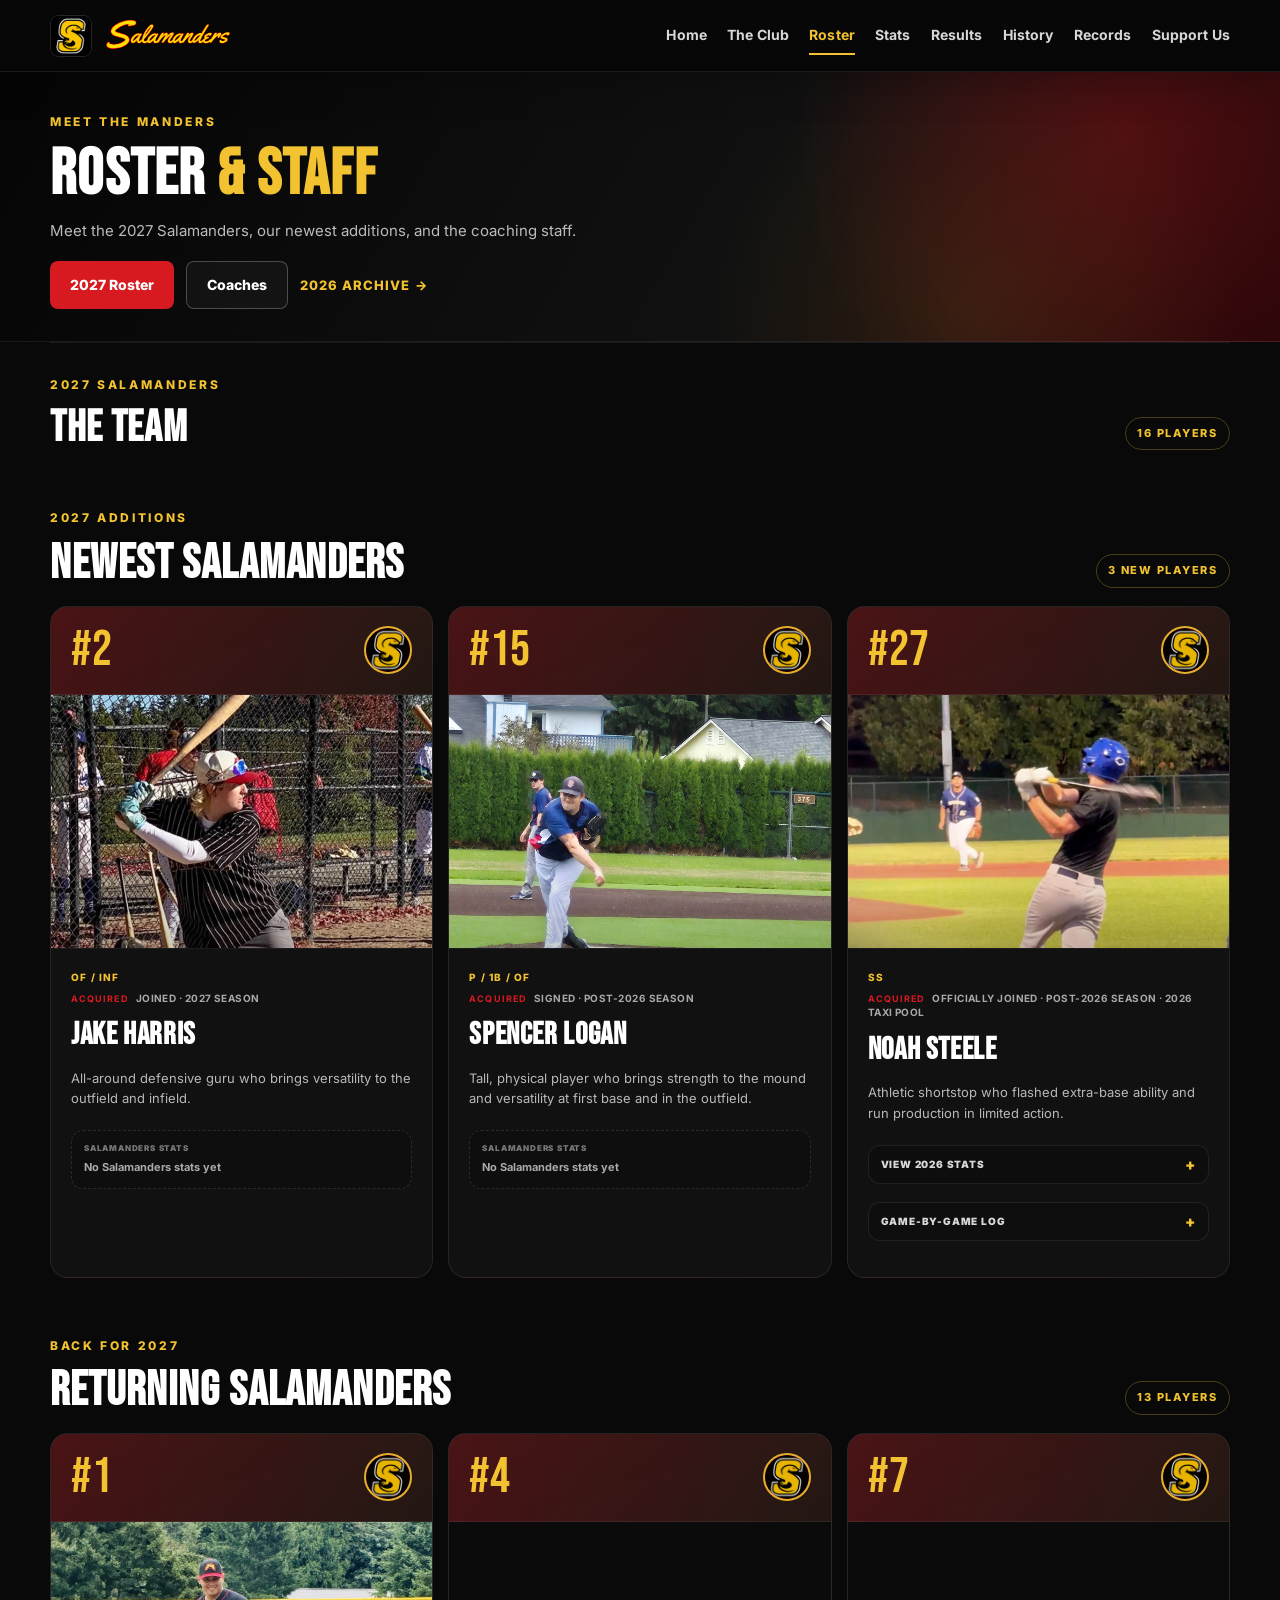
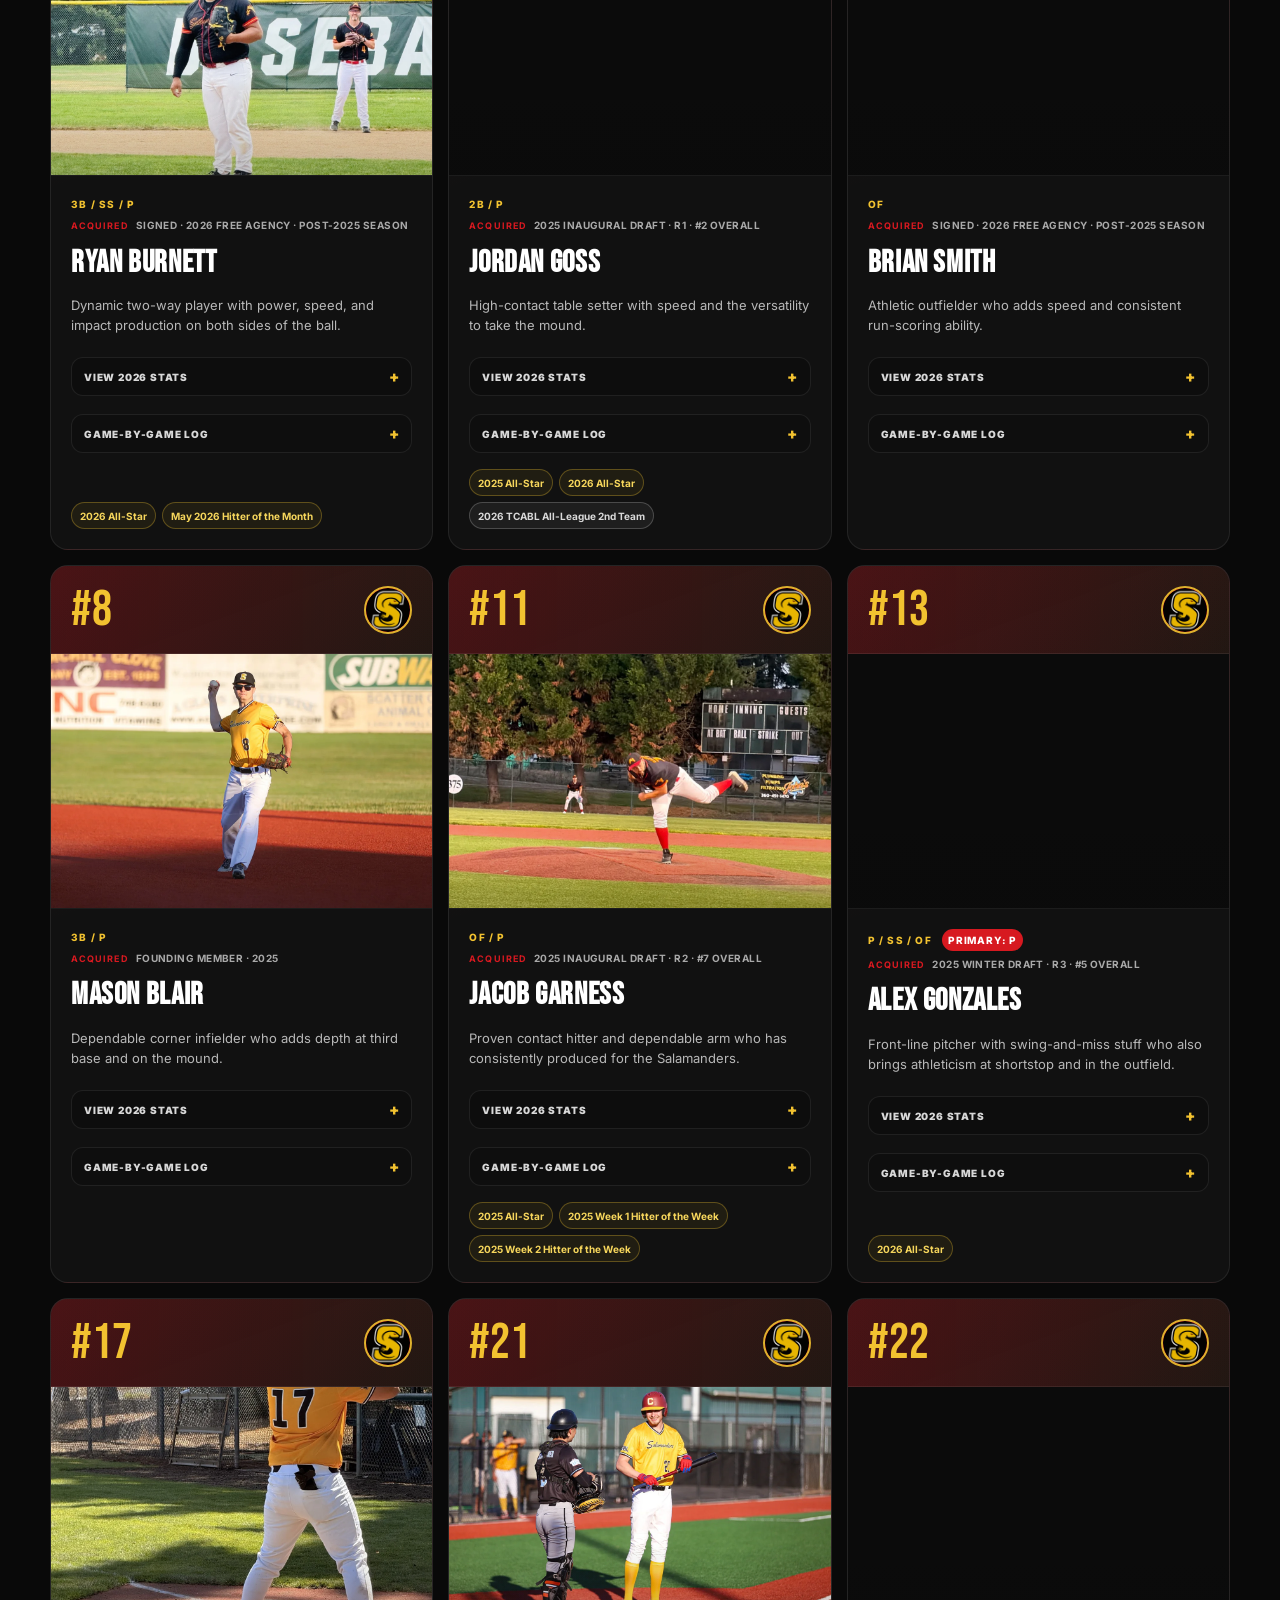
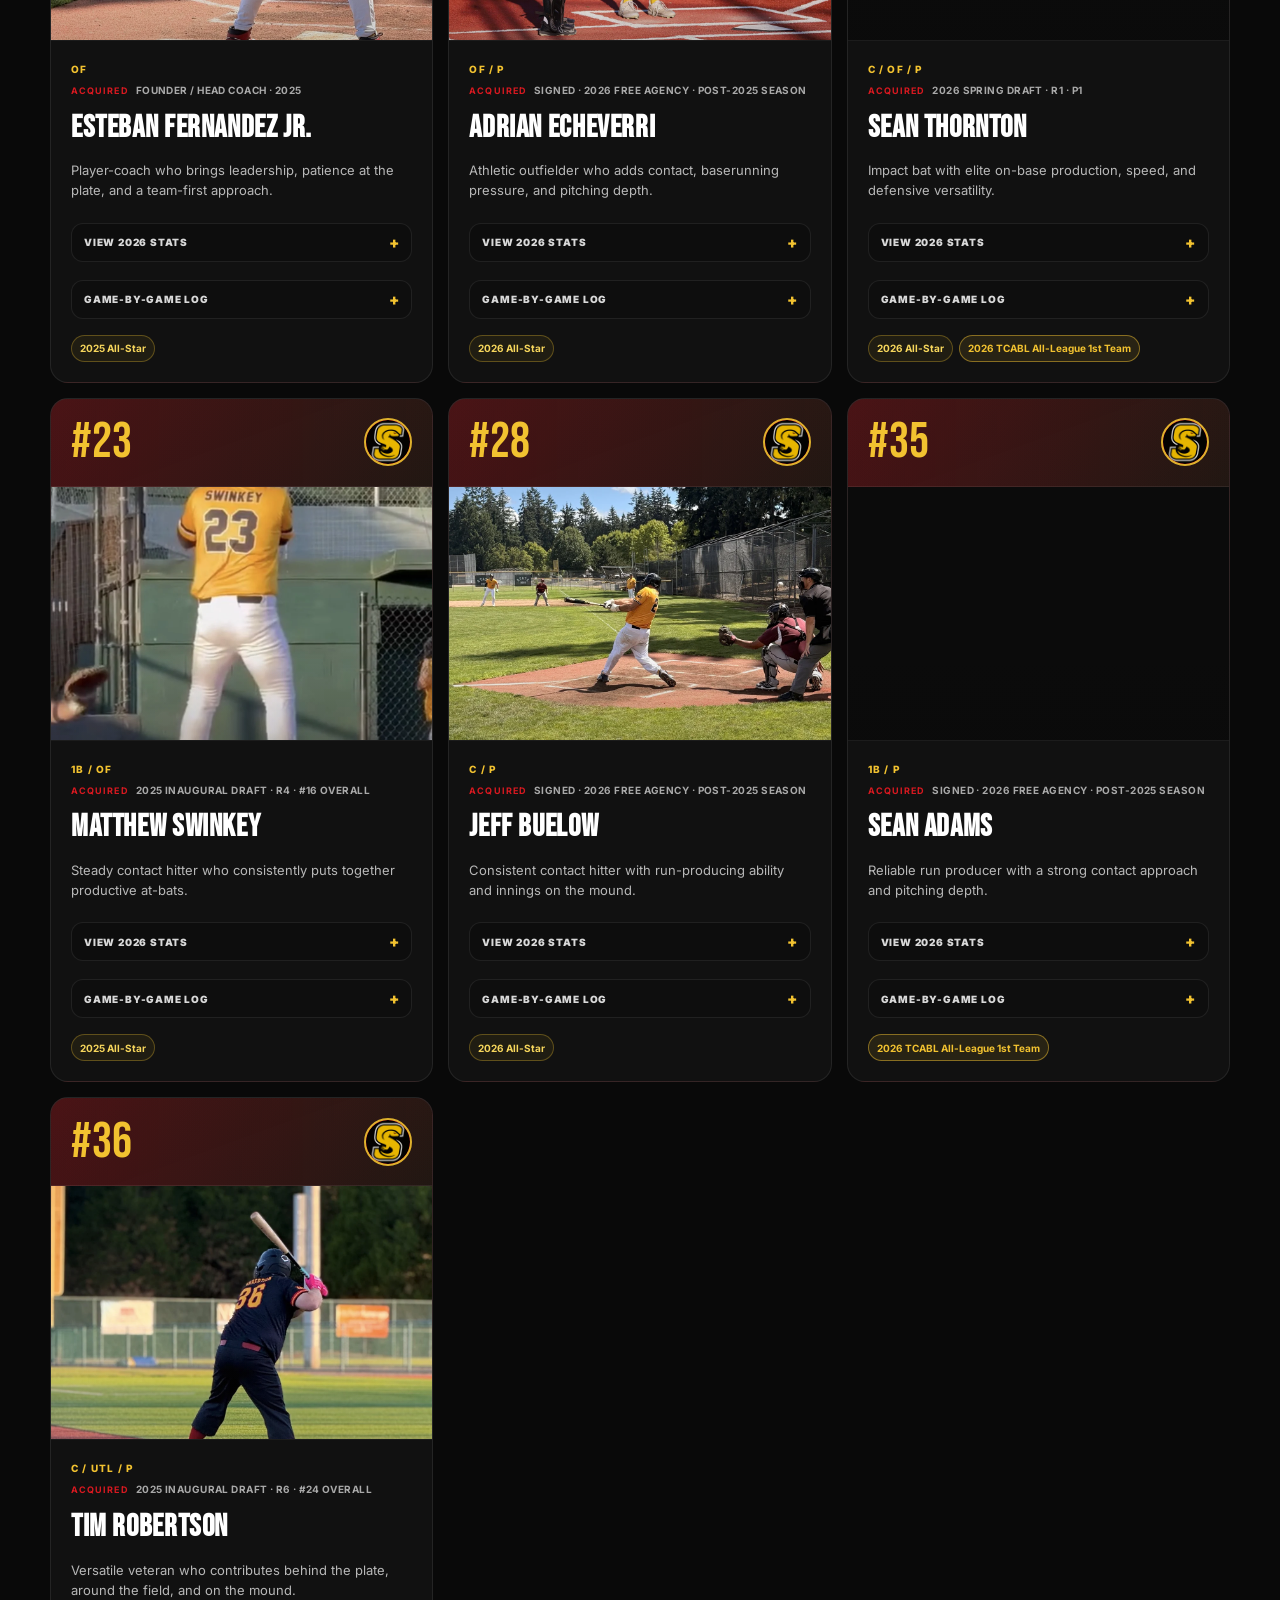
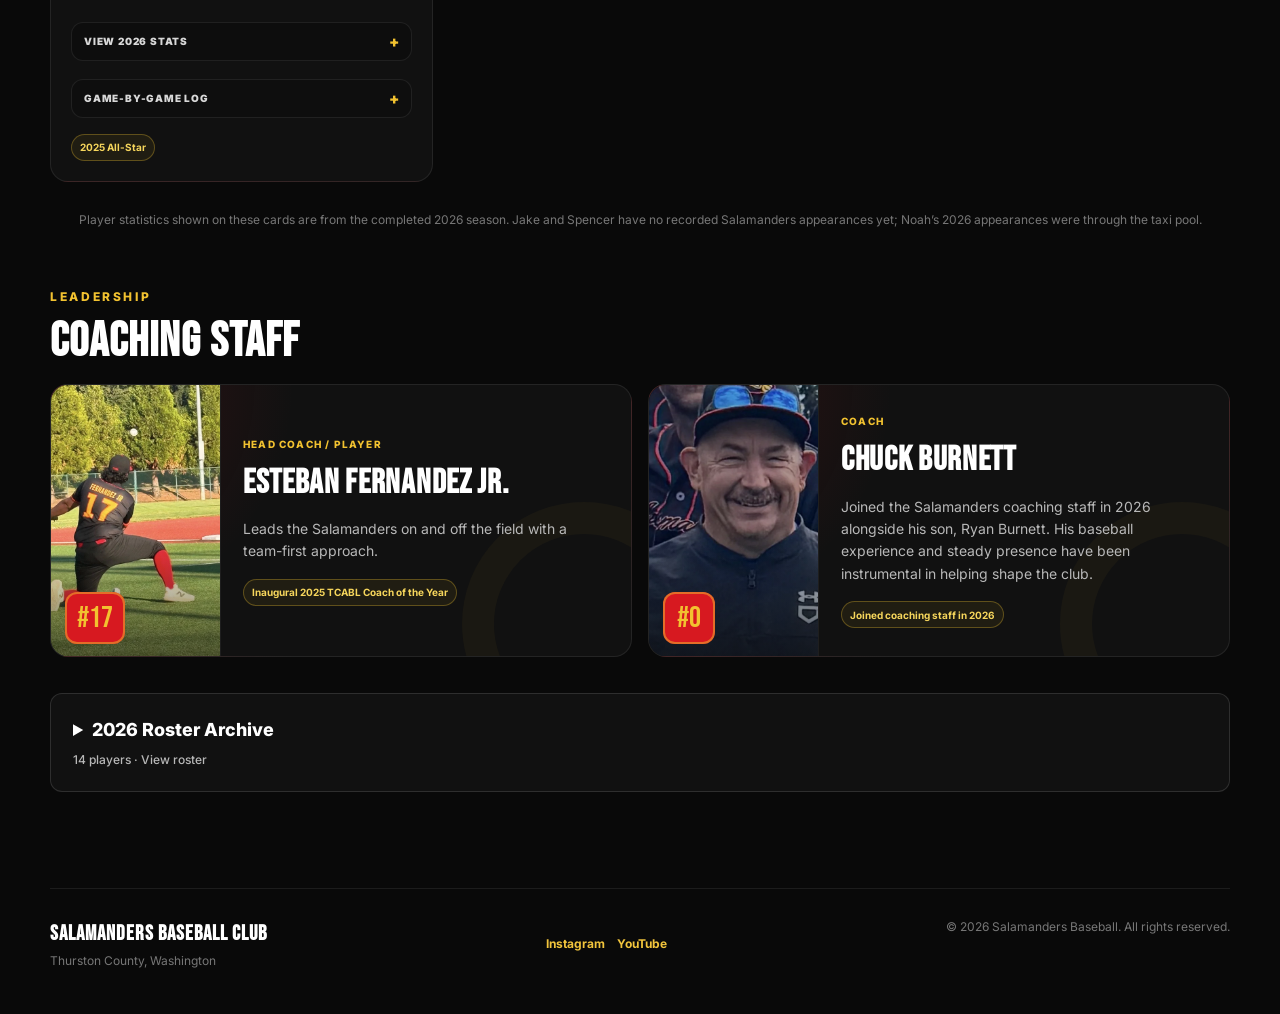
<file: roster.html>
<!DOCTYPE html>

<html lang="en">
<head>
<meta charset="utf-8"/>
<meta content="width=device-width, initial-scale=1.0" name="viewport"/>
<meta content="Meet the 2027 Salamanders, our newest additions, and the coaching staff." name="description"/>
<title>Roster &amp; Staff | Salamanders Baseball Club</title>
<meta content="#090909" name="theme-color"/>
<meta content="index,follow,max-image-preview:large" name="robots"/>
<link href="https://salamandersbaseball.org/roster" rel="canonical"/>
<meta content="website" property="og:type"/>
<meta content="Salamanders Baseball Club" property="og:site_name"/>
<meta content="Roster &amp; Staff | Salamanders Baseball Club" property="og:title"/>
<meta content="Meet the 2027 Salamanders, our newest additions, and the coaching staff." property="og:description"/>
<meta content="https://salamandersbaseball.org/roster" property="og:url"/>
<meta content="https://salamandersbaseball.org/assets/salamanders-social-share.png" property="og:image"/>
<meta content="Salamanders Baseball Club" property="og:image:alt"/>
<meta content="summary_large_image" name="twitter:card"/>
<meta content="Roster &amp; Staff | Salamanders Baseball Club" name="twitter:title"/>
<meta content="Meet the 2027 Salamanders, our newest additions, and the coaching staff." name="twitter:description"/>
<meta content="https://salamandersbaseball.org/assets/salamanders-social-share.png" name="twitter:image"/>
<link href="assets/salamanders-icon-192.png" rel="icon" sizes="192x192" type="image/png"/>
<link href="assets/salamanders-apple-touch-icon.png" rel="apple-touch-icon"/>
<link href="site.webmanifest" rel="manifest"/>
<link href="https://fonts.googleapis.com" rel="preconnect"/>
<link crossorigin="" href="https://fonts.gstatic.com" rel="preconnect"/>
<link href="https://fonts.googleapis.com/css2?family=Bebas+Neue&amp;family=Inter:wght@400;500;600;700;800&amp;display=swap" rel="stylesheet"/>
<link href="styles.css" rel="stylesheet"/>
<script type="application/ld+json">
  {
    "@context": "https://schema.org",
    "@type": "SportsTeam",
    "name": "Salamanders Baseball Club",
    "alternateName": "Salamanders",
    "sport": "Baseball",
    "url": "https://salamandersbaseball.org/",
    "logo": "https://salamandersbaseball.org/assets/salamanders-s-logo.jpg",
    "image": "https://salamandersbaseball.org/assets/salamanders-social-share.png",
    "description": "Adult baseball club competing in the South Sound Adult Baseball League (SSABL), based in Thurston County, Washington.",
    "areaServed": {
      "@type": "AdministrativeArea",
      "name": "Thurston County, Washington"
    },
    "memberOf": {
      "@type": "SportsOrganization",
      "name": "South Sound Adult Baseball League"
    },
    "sameAs": [
      "https://www.instagram.com/salamanders.ssabl/",
      "https://www.youtube.com/channel/UCF4s4i-jZGny-vRR0JuAUPQ"
    ]
  }
  </script>
</head>
<body class="detail-page">
<a class="skip-link" href="#main-content">Skip to main content</a>
<header class="site-header">
<a aria-label="Salamanders home" class="brand" href="/">
<img alt="Salamanders S logo" class="brand-s" src="assets/salamanders-s-logo.jpg"/>
<img alt="Salamanders" class="brand-script" src="assets/salamanders-script-yellow.png"/>
</a>
<button aria-controls="primary-nav" aria-expanded="false" aria-label="Open menu" class="nav-toggle" type="button">
<span></span><span></span><span></span>
</button>
<nav aria-label="Primary navigation" class="site-nav" id="primary-nav">
<a href="/">Home</a>
<a href="/#about">The Club</a>
<a href="/roster" aria-current="page">Roster</a>
<a href="/stats">Stats</a>
<a href="/results">Results</a>
<a href="/history">History</a>
<a href="/records">Records</a>
<a href="/#support">Support Us</a>
</nav>
</header>
<main id="main-content">
<section class="results-hero compact-page-header"><div class="results-hero-inner"><div class="eyebrow">MEET THE MANDERS</div><h1>ROSTER <span>&amp; STAFF</span></h1><p>Meet the 2027 Salamanders, our newest additions, and the coaching staff.</p><div class="page-actions"><a class="button button-primary" href="#roster">2027 Roster</a><a class="button button-secondary" href="#coaching-staff">Coaches</a><a class="text-link" href="#archive-2026">2026 Archive →</a></div></div></section><section class="section roster" id="roster">
<div class="roster-subheading player-subheading current-roster-heading"><div><div class="eyebrow">2027 SALAMANDERS</div><h2>THE TEAM</h2></div><span class="roster-count">16 PLAYERS</span></div>
<div class="roster-subheading player-subheading" id="new-additions"><div><div class="eyebrow">2027 ADDITIONS</div><h3>NEWEST SALAMANDERS</h3></div><span class="roster-count">3 NEW PLAYERS</span></div>
<div class="roster-card-grid roster-2027-grid"><article class="roster-card" id="jake-harris">
<div class="roster-card-top"><div class="roster-number">#2</div><div aria-hidden="true" class="roster-mark"><img alt="" loading="lazy" src="assets/salamanders-s-logo.jpg"/></div></div>
<div class="roster-photo"><img alt="Jake Harris batting during a baseball workout" decoding="async" loading="lazy" src="assets/players/jake-harris.jpeg" style="object-position:center 38%"/></div>
<div class="roster-card-body"><div class="roster-position">OF / INF</div><div class="roster-acquisition">Joined · 2027 Season</div><h3>Jake Harris</h3><p>All-around defensive guru who brings versatility to the outfield and infield.</p><div class="player-stats-empty"><span>SALAMANDERS STATS</span><strong>No Salamanders stats yet</strong></div></div>
</article><article class="roster-card">
<div class="roster-card-top"><div class="roster-number">#15</div><div aria-hidden="true" class="roster-mark"><img alt="" decoding="async" loading="lazy" src="assets/salamanders-s-logo.jpg"/></div></div>
<div class="roster-photo">
<img alt="Spencer Logan pitching" decoding="async" loading="lazy" src="assets/players/spencer-balmer-logan.webp"/>
</div>
<div class="roster-card-body">
<div class="roster-position">P / 1B / OF </div><div class="roster-acquisition">Signed · Post-2026 Season</div>
<h3>Spencer Logan</h3>
<p>Tall, physical player who brings strength to the mound and versatility at first base and in the outfield.</p>
<div class="player-stats-empty"><span>SALAMANDERS STATS</span><strong>No Salamanders stats yet</strong></div><div aria-hidden="true" class="player-achievements empty"></div>
</div>
</article><article class="roster-card">
<div class="roster-card-top"><div class="roster-number">#27</div><div aria-hidden="true" class="roster-mark"><img alt="" decoding="async" loading="lazy" src="assets/salamanders-s-logo.jpg"/></div></div>
<div class="roster-photo">
<img alt="Noah Steele in action for the Salamanders" decoding="async" loading="lazy" src="assets/players/noah-steele.webp"/>
</div>
<div class="roster-card-body">
<div class="roster-position">SS </div><div class="roster-acquisition">Officially Joined · Post-2026 Season · 2026 Taxi Pool</div>
<h3>Noah Steele</h3>
<p>Athletic shortstop who flashed extra-base ability and run production in limited action.</p>
<details class="player-stats"><summary>View 2026 Stats</summary><div class="player-stats-body"><div class="player-stat-group"><div class="player-stat-title">2026 TAXI POOL · REGULAR SEASON</div><div class="player-stat-grid"><div><strong>.375</strong><span>AVG</span></div><div><strong>.444</strong><span>OBP</span></div><div><strong>1.194</strong><span>OPS</span></div><div><strong>3</strong><span>H</span></div><div><strong>5</strong><span>RBI</span></div><div><strong>1</strong><span>R</span></div><div><strong>2</strong><span>SB</span></div></div></div></div></details><div aria-hidden="true" class="player-achievements empty"></div>
</div>
</article></div>
<div class="roster-subheading player-subheading"><div><div class="eyebrow">BACK FOR 2027</div><h3>RETURNING SALAMANDERS</h3></div><span class="roster-count">13 PLAYERS</span></div>
<div class="roster-card-grid"><article class="roster-card">
<div class="roster-card-top"><div class="roster-number">#1</div><div aria-hidden="true" class="roster-mark"><img alt="" decoding="async" loading="lazy" src="assets/salamanders-s-logo.jpg"/></div></div>
<div class="roster-photo">
<img alt="Ryan Burnett in action for the Salamanders" decoding="async" loading="lazy" src="assets/players/ryan-burnett.webp"/>
</div>
<div class="roster-card-body">
<div class="roster-position">3B / SS / P </div><div class="roster-acquisition">Signed · 2026 Free Agency · Post-2025 Season</div>
<h3>Ryan Burnett</h3>
<p>Dynamic two-way player with power, speed, and impact production on both sides of the ball.</p>
<details class="player-stats"><summary>View 2026 Stats</summary><div class="player-stats-body"><div class="player-stat-group"><div class="player-stat-title">2026 BATTING · REGULAR SEASON</div><div class="player-stat-grid"><div><strong>.514</strong><span>AVG</span></div><div><strong>.575</strong><span>OBP</span></div><div><strong>1.461</strong><span>OPS</span></div><div><strong>18</strong><span>H</span></div><div><strong>18</strong><span>RBI</span></div><div><strong>17</strong><span>R</span></div><div><strong>4</strong><span>SB</span></div></div></div><div class="player-stat-group"><div class="player-stat-title">2026 PITCHING · REGULAR SEASON</div><div class="player-stat-grid pitching"><div><strong>44.1</strong><span>IP</span></div><div><strong>2.211</strong><span>ERA</span></div><div><strong>1.466</strong><span>WHIP</span></div><div><strong>45</strong><span>SO</span></div></div></div></div></details><div class="player-achievements"><span class="achievement-chip">2026 All-Star</span><span class="achievement-chip">May 2026 Hitter of the Month</span></div>
</div>
</article><article class="roster-card">
<div class="roster-card-top"><div class="roster-number">#4</div><div aria-hidden="true" class="roster-mark"><img alt="" decoding="async" loading="lazy" src="assets/salamanders-s-logo.jpg"/></div></div>
<div class="roster-photo">
<img alt="Jordan Goss in action for the Salamanders" decoding="async" loading="lazy" src="assets/players/jordan-goss.webp"/>
</div>
<div class="roster-card-body">
<div class="roster-position">2B / P </div><div class="roster-acquisition">2025 Inaugural Draft · R1 · #2 Overall</div>
<h3>Jordan Goss</h3>
<p>High-contact table setter with speed and the versatility to take the mound.</p>
<details class="player-stats"><summary>View 2026 Stats</summary><div class="player-stats-body"><div class="player-stat-group"><div class="player-stat-title">2026 BATTING · REGULAR SEASON</div><div class="player-stat-grid"><div><strong>.382</strong><span>AVG</span></div><div><strong>.434</strong><span>OBP</span></div><div><strong>0.894</strong><span>OPS</span></div><div><strong>29</strong><span>H</span></div><div><strong>13</strong><span>RBI</span></div><div><strong>18</strong><span>R</span></div><div><strong>5</strong><span>SB</span></div></div></div><div class="player-stat-group"><div class="player-stat-title">2026 PITCHING · REGULAR SEASON</div><div class="player-stat-grid pitching"><div><strong>0.1</strong><span>IP</span></div><div><strong>105.0</strong><span>ERA</span></div><div><strong>21.0</strong><span>WHIP</span></div><div><strong>0</strong><span>SO</span></div></div></div></div></details><div class="player-achievements"><span class="achievement-chip">2025 All-Star</span><span class="achievement-chip">2026 All-Star</span><span class="achievement-chip award-second-team">2026 TCABL All-League 2nd Team</span></div>
</div>
</article><article class="roster-card">
<div class="roster-card-top"><div class="roster-number">#7</div><div aria-hidden="true" class="roster-mark"><img alt="" decoding="async" loading="lazy" src="assets/salamanders-s-logo.jpg"/></div></div>
<div class="roster-photo">
<img alt="Brian Smith in action for the Salamanders" decoding="async" loading="lazy" src="assets/players/brian-smith.webp"/>
</div>
<div class="roster-card-body">
<div class="roster-position">OF </div><div class="roster-acquisition">Signed · 2026 Free Agency · Post-2025 Season</div>
<h3>Brian Smith</h3>
<p>Athletic outfielder who adds speed and consistent run-scoring ability.</p>
<details class="player-stats"><summary>View 2026 Stats</summary><div class="player-stats-body"><div class="player-stat-group"><div class="player-stat-title">2026 BATTING · REGULAR SEASON</div><div class="player-stat-grid"><div><strong>.310</strong><span>AVG</span></div><div><strong>.349</strong><span>OBP</span></div><div><strong>0.694</strong><span>OPS</span></div><div><strong>18</strong><span>H</span></div><div><strong>5</strong><span>RBI</span></div><div><strong>17</strong><span>R</span></div><div><strong>6</strong><span>SB</span></div></div></div></div></details><div aria-hidden="true" class="player-achievements empty"></div>
</div>
</article><article class="roster-card">
<div class="roster-card-top"><div class="roster-number">#8</div><div aria-hidden="true" class="roster-mark"><img alt="" decoding="async" loading="lazy" src="assets/salamanders-s-logo.jpg"/></div></div>
<div class="roster-photo">
<img alt="Mason Blair in action for the Salamanders" decoding="async" loading="lazy" src="assets/players/mason-blair.webp"/>
</div>
<div class="roster-card-body">
<div class="roster-position">3B / P </div><div class="roster-acquisition">Founding Member · 2025</div>
<h3>Mason Blair</h3>
<p>Dependable corner infielder who adds depth at third base and on the mound.</p>
<details class="player-stats"><summary>View 2026 Stats</summary><div class="player-stats-body"><div class="player-stat-group"><div class="player-stat-title">2026 BATTING · REGULAR SEASON</div><div class="player-stat-grid"><div><strong>.214</strong><span>AVG</span></div><div><strong>.267</strong><span>OBP</span></div><div><strong>0.481</strong><span>OPS</span></div><div><strong>9</strong><span>H</span></div><div><strong>4</strong><span>RBI</span></div><div><strong>11</strong><span>R</span></div><div><strong>0</strong><span>SB</span></div></div></div><div class="player-stat-group"><div class="player-stat-title">2026 PITCHING · REGULAR SEASON</div><div class="player-stat-grid pitching"><div><strong>4.0</strong><span>IP</span></div><div><strong>8.75</strong><span>ERA</span></div><div><strong>4.0</strong><span>WHIP</span></div><div><strong>2</strong><span>SO</span></div></div></div></div></details><div aria-hidden="true" class="player-achievements empty"></div>
</div>
</article><article class="roster-card">
<div class="roster-card-top"><div class="roster-number">#11</div><div aria-hidden="true" class="roster-mark"><img alt="" decoding="async" loading="lazy" src="assets/salamanders-s-logo.jpg"/></div></div>
<div class="roster-photo">
<img alt="Jacob Garness in action for the Salamanders" decoding="async" loading="lazy" src="assets/players/jacob-garness.webp"/>
</div>
<div class="roster-card-body">
<div class="roster-position">OF / P </div><div class="roster-acquisition">2025 Inaugural Draft · R2 · #7 Overall</div>
<h3>Jacob Garness</h3>
<p>Proven contact hitter and dependable arm who has consistently produced for the Salamanders.</p>
<details class="player-stats"><summary>View 2026 Stats</summary><div class="player-stats-body"><div class="player-stat-group"><div class="player-stat-title">2026 BATTING · REGULAR SEASON</div><div class="player-stat-grid"><div><strong>.311</strong><span>AVG</span></div><div><strong>.358</strong><span>OBP</span></div><div><strong>0.719</strong><span>OPS</span></div><div><strong>19</strong><span>H</span></div><div><strong>9</strong><span>RBI</span></div><div><strong>13</strong><span>R</span></div><div><strong>3</strong><span>SB</span></div></div></div><div class="player-stat-group"><div class="player-stat-title">2026 PITCHING · REGULAR SEASON</div><div class="player-stat-grid pitching"><div><strong>40.2</strong><span>IP</span></div><div><strong>2.238</strong><span>ERA</span></div><div><strong>1.377</strong><span>WHIP</span></div><div><strong>23</strong><span>SO</span></div></div></div></div></details><div class="player-achievements"><span class="achievement-chip">2025 All-Star</span><span class="achievement-chip">2025 Week 1 Hitter of the Week</span><span class="achievement-chip">2025 Week 2 Hitter of the Week</span></div>
</div>
</article><article class="roster-card">
<div class="roster-card-top"><div class="roster-number">#13</div><div aria-hidden="true" class="roster-mark"><img alt="" decoding="async" loading="lazy" src="assets/salamanders-s-logo.jpg"/></div></div>
<div class="roster-photo">
<img alt="Alex Gonzales in action for the Salamanders" decoding="async" loading="lazy" src="assets/players/alex-gonzales.webp"/>
</div>
<div class="roster-card-body">
<div class="roster-position">P / SS / OF <span class="primary-position">PRIMARY: P</span></div><div class="roster-acquisition">2025 Winter Draft · R3 · #5 Overall</div>
<h3>Alex Gonzales</h3>
<p>Front-line pitcher with swing-and-miss stuff who also brings athleticism at shortstop and in the outfield.</p>
<details class="player-stats"><summary>View 2026 Stats</summary><div class="player-stats-body"><div class="player-stat-group"><div class="player-stat-title">2026 BATTING · REGULAR SEASON</div><div class="player-stat-grid"><div><strong>.258</strong><span>AVG</span></div><div><strong>.303</strong><span>OBP</span></div><div><strong>0.593</strong><span>OPS</span></div><div><strong>8</strong><span>H</span></div><div><strong>3</strong><span>RBI</span></div><div><strong>9</strong><span>R</span></div><div><strong>4</strong><span>SB</span></div></div></div><div class="player-stat-group"><div class="player-stat-title">2026 PITCHING · REGULAR SEASON</div><div class="player-stat-grid pitching"><div><strong>29.2</strong><span>IP</span></div><div><strong>2.36</strong><span>ERA</span></div><div><strong>1.348</strong><span>WHIP</span></div><div><strong>42</strong><span>SO</span></div></div></div></div></details><div class="player-achievements"><span class="achievement-chip">2026 All-Star</span></div>
</div>
</article><article class="roster-card">
<div class="roster-card-top"><div class="roster-number">#17</div><div aria-hidden="true" class="roster-mark"><img alt="" decoding="async" loading="lazy" src="assets/salamanders-s-logo.jpg"/></div></div>
<div class="roster-photo">
<img alt="Esteban Fernandez Jr. in action for the Salamanders" decoding="async" loading="lazy" src="assets/players/esteban-fernandez-jr-player.webp"/>
</div>
<div class="roster-card-body">
<div class="roster-position">OF </div><div class="roster-acquisition">Founder / Head Coach · 2025</div>
<h3>Esteban Fernandez Jr.</h3>
<p>Player-coach who brings leadership, patience at the plate, and a team-first approach.</p>
<details class="player-stats"><summary>View 2026 Stats</summary><div class="player-stats-body"><div class="player-stat-group"><div class="player-stat-title">2026 BATTING · REGULAR SEASON</div><div class="player-stat-grid"><div><strong>.172</strong><span>AVG</span></div><div><strong>.314</strong><span>OBP</span></div><div><strong>0.487</strong><span>OPS</span></div><div><strong>5</strong><span>H</span></div><div><strong>2</strong><span>RBI</span></div><div><strong>8</strong><span>R</span></div><div><strong>0</strong><span>SB</span></div></div></div></div></details><div class="player-achievements"><span class="achievement-chip">2025 All-Star</span></div>
</div>
</article><article class="roster-card">
<div class="roster-card-top"><div class="roster-number">#21</div><div aria-hidden="true" class="roster-mark"><img alt="" decoding="async" loading="lazy" src="assets/salamanders-s-logo.jpg"/></div></div>
<div class="roster-photo">
<img alt="Adrian Echeverri in action for the Salamanders" decoding="async" loading="lazy" src="assets/players/adrian-echeverri.webp"/>
</div>
<div class="roster-card-body">
<div class="roster-position">OF / P </div><div class="roster-acquisition">Signed · 2026 Free Agency · Post-2025 Season</div>
<h3>Adrian Echeverri</h3>
<p>Athletic outfielder who adds contact, baserunning pressure, and pitching depth.</p>
<details class="player-stats"><summary>View 2026 Stats</summary><div class="player-stats-body"><div class="player-stat-group"><div class="player-stat-title">2026 BATTING · REGULAR SEASON</div><div class="player-stat-grid"><div><strong>.298</strong><span>AVG</span></div><div><strong>.400</strong><span>OBP</span></div><div><strong>0.698</strong><span>OPS</span></div><div><strong>14</strong><span>H</span></div><div><strong>3</strong><span>RBI</span></div><div><strong>9</strong><span>R</span></div><div><strong>5</strong><span>SB</span></div></div></div><div class="player-stat-group"><div class="player-stat-title">2026 PITCHING · REGULAR SEASON</div><div class="player-stat-grid pitching"><div><strong>3.1</strong><span>IP</span></div><div><strong>29.4</strong><span>ERA</span></div><div><strong>5.7</strong><span>WHIP</span></div><div><strong>6</strong><span>SO</span></div></div></div></div></details><div class="player-achievements"><span class="achievement-chip">2026 All-Star</span></div>
</div>
</article><article class="roster-card">
<div class="roster-card-top"><div class="roster-number">#22</div><div aria-hidden="true" class="roster-mark"><img alt="" decoding="async" loading="lazy" src="assets/salamanders-s-logo.jpg"/></div></div>
<div class="roster-photo">
<img alt="Sean Thornton in action for the Salamanders" decoding="async" loading="lazy" src="assets/players/sean-thornton.webp"/>
</div>
<div class="roster-card-body">
<div class="roster-position">C / OF / P </div><div class="roster-acquisition">2026 Spring Draft · R1 · P1</div>
<h3>Sean Thornton</h3>
<p>Impact bat with elite on-base production, speed, and defensive versatility.</p>
<details class="player-stats"><summary>View 2026 Stats</summary><div class="player-stats-body"><div class="player-stat-group"><div class="player-stat-title">2026 BATTING · REGULAR SEASON</div><div class="player-stat-grid"><div><strong>.529</strong><span>AVG</span></div><div><strong>.619</strong><span>OBP</span></div><div><strong>1.423</strong><span>OPS</span></div><div><strong>27</strong><span>H</span></div><div><strong>15</strong><span>RBI</span></div><div><strong>25</strong><span>R</span></div><div><strong>6</strong><span>SB</span></div></div></div><div class="player-stat-group"><div class="player-stat-title">2026 PITCHING · REGULAR SEASON</div><div class="player-stat-grid pitching"><div><strong>5.0</strong><span>IP</span></div><div><strong>2.8</strong><span>ERA</span></div><div><strong>1.6</strong><span>WHIP</span></div><div><strong>7</strong><span>SO</span></div></div></div></div></details><div class="player-achievements"><span class="achievement-chip">2026 All-Star</span><span class="achievement-chip award-first-team">2026 TCABL All-League 1st Team</span></div>
</div>
</article><article class="roster-card">
<div class="roster-card-top"><div class="roster-number">#23</div><div aria-hidden="true" class="roster-mark"><img alt="" decoding="async" loading="lazy" src="assets/salamanders-s-logo.jpg"/></div></div>
<div class="roster-photo">
<img alt="Matthew Swinkey in action for the Salamanders" decoding="async" loading="lazy" src="assets/players/matthew-swinkey.webp"/>
</div>
<div class="roster-card-body">
<div class="roster-position">1B / OF </div><div class="roster-acquisition">2025 Inaugural Draft · R4 · #16 Overall</div>
<h3>Matthew Swinkey</h3>
<p>Steady contact hitter who consistently puts together productive at-bats.</p>
<details class="player-stats"><summary>View 2026 Stats</summary><div class="player-stats-body"><div class="player-stat-group"><div class="player-stat-title">2026 BATTING · REGULAR SEASON</div><div class="player-stat-grid"><div><strong>.317</strong><span>AVG</span></div><div><strong>.413</strong><span>OBP</span></div><div><strong>0.763</strong><span>OPS</span></div><div><strong>20</strong><span>H</span></div><div><strong>13</strong><span>RBI</span></div><div><strong>11</strong><span>R</span></div><div><strong>0</strong><span>SB</span></div></div></div></div></details><div class="player-achievements"><span class="achievement-chip">2025 All-Star</span></div>
</div>
</article><article class="roster-card">
<div class="roster-card-top"><div class="roster-number">#28</div><div aria-hidden="true" class="roster-mark"><img alt="" decoding="async" loading="lazy" src="assets/salamanders-s-logo.jpg"/></div></div>
<div class="roster-photo">
<img alt="Jeff Buelow in action for the Salamanders" decoding="async" loading="lazy" src="assets/players/jeff-buelow.webp"/>
</div>
<div class="roster-card-body">
<div class="roster-position">C / P </div><div class="roster-acquisition">Signed · 2026 Free Agency · Post-2025 Season</div>
<h3>Jeff Buelow</h3>
<p>Consistent contact hitter with run-producing ability and innings on the mound.</p>
<details class="player-stats"><summary>View 2026 Stats</summary><div class="player-stats-body"><div class="player-stat-group"><div class="player-stat-title">2026 BATTING · REGULAR SEASON</div><div class="player-stat-grid"><div><strong>.413</strong><span>AVG</span></div><div><strong>.464</strong><span>OBP</span></div><div><strong>1.019</strong><span>OPS</span></div><div><strong>26</strong><span>H</span></div><div><strong>19</strong><span>RBI</span></div><div><strong>16</strong><span>R</span></div><div><strong>3</strong><span>SB</span></div></div></div><div class="player-stat-group"><div class="player-stat-title">2026 PITCHING · REGULAR SEASON</div><div class="player-stat-grid pitching"><div><strong>17.0</strong><span>IP</span></div><div><strong>5.765</strong><span>ERA</span></div><div><strong>1.941</strong><span>WHIP</span></div><div><strong>11</strong><span>SO</span></div></div></div></div></details><div class="player-achievements"><span class="achievement-chip">2026 All-Star</span></div>
</div>
</article><article class="roster-card">
<div class="roster-card-top"><div class="roster-number">#35</div><div aria-hidden="true" class="roster-mark"><img alt="" decoding="async" loading="lazy" src="assets/salamanders-s-logo.jpg"/></div></div>
<div class="roster-photo">
<img alt="Sean Adams in action for the Salamanders" decoding="async" loading="lazy" src="assets/players/sean-adams.webp"/>
</div>
<div class="roster-card-body">
<div class="roster-position">1B / P </div><div class="roster-acquisition">Signed · 2026 Free Agency · Post-2025 Season</div>
<h3>Sean Adams</h3>
<p>Reliable run producer with a strong contact approach and pitching depth.</p>
<details class="player-stats"><summary>View 2026 Stats</summary><div class="player-stats-body"><div class="player-stat-group"><div class="player-stat-title">2026 BATTING · REGULAR SEASON</div><div class="player-stat-grid"><div><strong>.382</strong><span>AVG</span></div><div><strong>.416</strong><span>OBP</span></div><div><strong>0.930</strong><span>OPS</span></div><div><strong>26</strong><span>H</span></div><div><strong>23</strong><span>RBI</span></div><div><strong>8</strong><span>R</span></div><div><strong>5</strong><span>SB</span></div></div></div><div class="player-stat-group"><div class="player-stat-title">2026 PITCHING · REGULAR SEASON</div><div class="player-stat-grid pitching"><div><strong>9.0</strong><span>IP</span></div><div><strong>11.67</strong><span>ERA</span></div><div><strong>3.222</strong><span>WHIP</span></div><div><strong>10</strong><span>SO</span></div></div></div></div></details><div class="player-achievements"><span class="achievement-chip award-first-team">2026 TCABL All-League 1st Team</span></div>
</div>
</article><article class="roster-card">
<div class="roster-card-top"><div class="roster-number">#36</div><div aria-hidden="true" class="roster-mark"><img alt="" decoding="async" loading="lazy" src="assets/salamanders-s-logo.jpg"/></div></div>
<div class="roster-photo">
<img alt="Tim Robertson in action for the Salamanders" decoding="async" loading="lazy" src="assets/players/tim-robertson.webp"/>
</div>
<div class="roster-card-body">
<div class="roster-position">C / UTL / P </div><div class="roster-acquisition">2025 Inaugural Draft · R6 · #24 Overall</div>
<h3>Tim Robertson</h3>
<p>Versatile veteran who contributes behind the plate, around the field, and on the mound.</p>
<details class="player-stats"><summary>View 2026 Stats</summary><div class="player-stats-body"><div class="player-stat-group"><div class="player-stat-title">2026 BATTING · REGULAR SEASON</div><div class="player-stat-grid"><div><strong>.293</strong><span>AVG</span></div><div><strong>.375</strong><span>OBP</span></div><div><strong>0.716</strong><span>OPS</span></div><div><strong>12</strong><span>H</span></div><div><strong>7</strong><span>RBI</span></div><div><strong>10</strong><span>R</span></div><div><strong>0</strong><span>SB</span></div></div></div><div class="player-stat-group"><div class="player-stat-title">2026 PITCHING · REGULAR SEASON</div><div class="player-stat-grid pitching"><div><strong>4.1</strong><span>IP</span></div><div><strong>16.15</strong><span>ERA</span></div><div><strong>3.923</strong><span>WHIP</span></div><div><strong>6</strong><span>SO</span></div></div></div></div></details><div class="player-achievements"><span class="achievement-chip">2025 All-Star</span></div>
</div>
</article></div>
<p class="roster-note">Player statistics shown on these cards are from the completed 2026 season. Jake and Spencer have no recorded Salamanders appearances yet; Noah’s 2026 appearances were through the taxi pool.</p>
<div class="roster-subheading player-subheading" id="coaching-staff"><div><div class="eyebrow">LEADERSHIP</div><h3>COACHING STAFF</h3></div></div><div class="staff-grid"><article class="staff-card">
<div class="staff-photo">
<img alt="Esteban Fernandez Jr." decoding="async" loading="lazy" src="assets/players/esteban-fernandez-jr-coach.webp"/>
<span>#17</span>
</div>
<div class="staff-copy"><div class="roster-position">Head Coach / Player</div><h3>Esteban Fernandez Jr.</h3><p>Leads the Salamanders on and off the field with a team-first approach.</p><div class="player-achievements"><span class="achievement-chip">Inaugural 2025 TCABL Coach of the Year</span></div></div>
</article><article class="staff-card">
<div class="staff-photo">
<img alt="Chuck Burnett" decoding="async" loading="lazy" src="assets/players/chuck-burnett.webp"/>
<span>#0</span>
</div>
<div class="staff-copy"><div class="roster-position">Coach</div><h3>Chuck Burnett</h3><p>Joined the Salamanders coaching staff in 2026 alongside his son, Ryan Burnett. His baseball experience and steady presence have been instrumental in helping shape the club.</p><div class="player-achievements"><span class="achievement-chip">Joined coaching staff in 2026</span></div></div>
</article></div>
<details class="roster-archive" id="archive-2026"><summary>2026 Roster Archive <span>14 players · View roster</span></summary><div class="roster-archive-body"><p>The completed 2026 roster, including Noah Steele’s taxi-pool appearances.</p><div class="roster-card-grid"><article class="roster-card">
<div class="roster-card-top"><div class="roster-number">#28</div><div aria-hidden="true" class="roster-mark"><img alt="" decoding="async" loading="lazy" src="assets/salamanders-s-logo.jpg"/></div></div>
<div class="roster-photo">
<img alt="Jeff Buelow in action for the Salamanders" decoding="async" loading="lazy" src="assets/players/jeff-buelow.webp"/>
</div>
<div class="roster-card-body">
<div class="roster-position">C / P </div><div class="roster-acquisition">Signed · 2026 Free Agency · Post-2025 Season</div>
<h3>Jeff Buelow</h3>
<p>Consistent contact hitter with run-producing ability and innings on the mound.</p>
<details class="player-stats"><summary>View 2026 Stats</summary><div class="player-stats-body"><div class="player-stat-group"><div class="player-stat-title">2026 BATTING · REGULAR SEASON</div><div class="player-stat-grid"><div><strong>.413</strong><span>AVG</span></div><div><strong>.464</strong><span>OBP</span></div><div><strong>1.019</strong><span>OPS</span></div><div><strong>26</strong><span>H</span></div><div><strong>19</strong><span>RBI</span></div><div><strong>16</strong><span>R</span></div><div><strong>3</strong><span>SB</span></div></div></div><div class="player-stat-group"><div class="player-stat-title">2026 PITCHING · REGULAR SEASON</div><div class="player-stat-grid pitching"><div><strong>17.0</strong><span>IP</span></div><div><strong>5.765</strong><span>ERA</span></div><div><strong>1.941</strong><span>WHIP</span></div><div><strong>11</strong><span>SO</span></div></div></div></div></details><div class="player-achievements"><span class="achievement-chip">2026 All-Star</span></div>
</div>
</article><article class="roster-card">
<div class="roster-card-top"><div class="roster-number">#22</div><div aria-hidden="true" class="roster-mark"><img alt="" decoding="async" loading="lazy" src="assets/salamanders-s-logo.jpg"/></div></div>
<div class="roster-photo">
<img alt="Sean Thornton in action for the Salamanders" decoding="async" loading="lazy" src="assets/players/sean-thornton.webp"/>
</div>
<div class="roster-card-body">
<div class="roster-position">C / OF / P </div><div class="roster-acquisition">2026 Spring Draft · R1 · P1</div>
<h3>Sean Thornton</h3>
<p>Impact bat with elite on-base production, speed, and defensive versatility.</p>
<details class="player-stats"><summary>View 2026 Stats</summary><div class="player-stats-body"><div class="player-stat-group"><div class="player-stat-title">2026 BATTING · REGULAR SEASON</div><div class="player-stat-grid"><div><strong>.529</strong><span>AVG</span></div><div><strong>.619</strong><span>OBP</span></div><div><strong>1.423</strong><span>OPS</span></div><div><strong>27</strong><span>H</span></div><div><strong>15</strong><span>RBI</span></div><div><strong>25</strong><span>R</span></div><div><strong>6</strong><span>SB</span></div></div></div><div class="player-stat-group"><div class="player-stat-title">2026 PITCHING · REGULAR SEASON</div><div class="player-stat-grid pitching"><div><strong>5.0</strong><span>IP</span></div><div><strong>2.8</strong><span>ERA</span></div><div><strong>1.6</strong><span>WHIP</span></div><div><strong>7</strong><span>SO</span></div></div></div></div></details><div class="player-achievements"><span class="achievement-chip">2026 All-Star</span><span class="achievement-chip award-first-team">2026 TCABL All-League 1st Team</span></div>
</div>
</article><article class="roster-card">
<div class="roster-card-top"><div class="roster-number">#36</div><div aria-hidden="true" class="roster-mark"><img alt="" decoding="async" loading="lazy" src="assets/salamanders-s-logo.jpg"/></div></div>
<div class="roster-photo">
<img alt="Tim Robertson in action for the Salamanders" decoding="async" loading="lazy" src="assets/players/tim-robertson.webp"/>
</div>
<div class="roster-card-body">
<div class="roster-position">C / UTL / P </div><div class="roster-acquisition">2025 Inaugural Draft · R6 · #24 Overall</div>
<h3>Tim Robertson</h3>
<p>Versatile veteran who contributes behind the plate, around the field, and on the mound.</p>
<details class="player-stats"><summary>View 2026 Stats</summary><div class="player-stats-body"><div class="player-stat-group"><div class="player-stat-title">2026 BATTING · REGULAR SEASON</div><div class="player-stat-grid"><div><strong>.293</strong><span>AVG</span></div><div><strong>.375</strong><span>OBP</span></div><div><strong>0.716</strong><span>OPS</span></div><div><strong>12</strong><span>H</span></div><div><strong>7</strong><span>RBI</span></div><div><strong>10</strong><span>R</span></div><div><strong>0</strong><span>SB</span></div></div></div><div class="player-stat-group"><div class="player-stat-title">2026 PITCHING · REGULAR SEASON</div><div class="player-stat-grid pitching"><div><strong>4.1</strong><span>IP</span></div><div><strong>16.15</strong><span>ERA</span></div><div><strong>3.923</strong><span>WHIP</span></div><div><strong>6</strong><span>SO</span></div></div></div></div></details><div class="player-achievements"><span class="achievement-chip">2025 All-Star</span></div>
</div>
</article><article class="roster-card">
<div class="roster-card-top"><div class="roster-number">#35</div><div aria-hidden="true" class="roster-mark"><img alt="" decoding="async" loading="lazy" src="assets/salamanders-s-logo.jpg"/></div></div>
<div class="roster-photo">
<img alt="Sean Adams in action for the Salamanders" decoding="async" loading="lazy" src="assets/players/sean-adams.webp"/>
</div>
<div class="roster-card-body">
<div class="roster-position">1B / P </div><div class="roster-acquisition">Signed · 2026 Free Agency · Post-2025 Season</div>
<h3>Sean Adams</h3>
<p>Reliable run producer with a strong contact approach and pitching depth.</p>
<details class="player-stats"><summary>View 2026 Stats</summary><div class="player-stats-body"><div class="player-stat-group"><div class="player-stat-title">2026 BATTING · REGULAR SEASON</div><div class="player-stat-grid"><div><strong>.382</strong><span>AVG</span></div><div><strong>.416</strong><span>OBP</span></div><div><strong>0.930</strong><span>OPS</span></div><div><strong>26</strong><span>H</span></div><div><strong>23</strong><span>RBI</span></div><div><strong>8</strong><span>R</span></div><div><strong>5</strong><span>SB</span></div></div></div><div class="player-stat-group"><div class="player-stat-title">2026 PITCHING · REGULAR SEASON</div><div class="player-stat-grid pitching"><div><strong>9.0</strong><span>IP</span></div><div><strong>11.67</strong><span>ERA</span></div><div><strong>3.222</strong><span>WHIP</span></div><div><strong>10</strong><span>SO</span></div></div></div></div></details><div class="player-achievements"><span class="achievement-chip award-first-team">2026 TCABL All-League 1st Team</span></div>
</div>
</article><article class="roster-card">
<div class="roster-card-top"><div class="roster-number">#23</div><div aria-hidden="true" class="roster-mark"><img alt="" decoding="async" loading="lazy" src="assets/salamanders-s-logo.jpg"/></div></div>
<div class="roster-photo">
<img alt="Matthew Swinkey in action for the Salamanders" decoding="async" loading="lazy" src="assets/players/matthew-swinkey.webp"/>
</div>
<div class="roster-card-body">
<div class="roster-position">1B / OF </div><div class="roster-acquisition">2025 Inaugural Draft · R4 · #16 Overall</div>
<h3>Matthew Swinkey</h3>
<p>Steady contact hitter who consistently puts together productive at-bats.</p>
<details class="player-stats"><summary>View 2026 Stats</summary><div class="player-stats-body"><div class="player-stat-group"><div class="player-stat-title">2026 BATTING · REGULAR SEASON</div><div class="player-stat-grid"><div><strong>.317</strong><span>AVG</span></div><div><strong>.413</strong><span>OBP</span></div><div><strong>0.763</strong><span>OPS</span></div><div><strong>20</strong><span>H</span></div><div><strong>13</strong><span>RBI</span></div><div><strong>11</strong><span>R</span></div><div><strong>0</strong><span>SB</span></div></div></div></div></details><div class="player-achievements"><span class="achievement-chip">2025 All-Star</span></div>
</div>
</article><article class="roster-card">
<div class="roster-card-top"><div class="roster-number">#4</div><div aria-hidden="true" class="roster-mark"><img alt="" decoding="async" loading="lazy" src="assets/salamanders-s-logo.jpg"/></div></div>
<div class="roster-photo">
<img alt="Jordan Goss in action for the Salamanders" decoding="async" loading="lazy" src="assets/players/jordan-goss.webp"/>
</div>
<div class="roster-card-body">
<div class="roster-position">2B / P </div><div class="roster-acquisition">2025 Inaugural Draft · R1 · #2 Overall</div>
<h3>Jordan Goss</h3>
<p>High-contact table setter with speed and the versatility to take the mound.</p>
<details class="player-stats"><summary>View 2026 Stats</summary><div class="player-stats-body"><div class="player-stat-group"><div class="player-stat-title">2026 BATTING · REGULAR SEASON</div><div class="player-stat-grid"><div><strong>.382</strong><span>AVG</span></div><div><strong>.434</strong><span>OBP</span></div><div><strong>0.894</strong><span>OPS</span></div><div><strong>29</strong><span>H</span></div><div><strong>13</strong><span>RBI</span></div><div><strong>18</strong><span>R</span></div><div><strong>5</strong><span>SB</span></div></div></div><div class="player-stat-group"><div class="player-stat-title">2026 PITCHING · REGULAR SEASON</div><div class="player-stat-grid pitching"><div><strong>0.1</strong><span>IP</span></div><div><strong>105.0</strong><span>ERA</span></div><div><strong>21.0</strong><span>WHIP</span></div><div><strong>0</strong><span>SO</span></div></div></div></div></details><div class="player-achievements"><span class="achievement-chip">2025 All-Star</span><span class="achievement-chip">2026 All-Star</span><span class="achievement-chip award-second-team">2026 TCABL All-League 2nd Team</span></div>
</div>
</article><article class="roster-card">
<div class="roster-card-top"><div class="roster-number">#8</div><div aria-hidden="true" class="roster-mark"><img alt="" decoding="async" loading="lazy" src="assets/salamanders-s-logo.jpg"/></div></div>
<div class="roster-photo">
<img alt="Mason Blair in action for the Salamanders" decoding="async" loading="lazy" src="assets/players/mason-blair.webp"/>
</div>
<div class="roster-card-body">
<div class="roster-position">3B / P </div><div class="roster-acquisition">Founding Member · 2025</div>
<h3>Mason Blair</h3>
<p>Dependable corner infielder who adds depth at third base and on the mound.</p>
<details class="player-stats"><summary>View 2026 Stats</summary><div class="player-stats-body"><div class="player-stat-group"><div class="player-stat-title">2026 BATTING · REGULAR SEASON</div><div class="player-stat-grid"><div><strong>.214</strong><span>AVG</span></div><div><strong>.267</strong><span>OBP</span></div><div><strong>0.481</strong><span>OPS</span></div><div><strong>9</strong><span>H</span></div><div><strong>4</strong><span>RBI</span></div><div><strong>11</strong><span>R</span></div><div><strong>0</strong><span>SB</span></div></div></div><div class="player-stat-group"><div class="player-stat-title">2026 PITCHING · REGULAR SEASON</div><div class="player-stat-grid pitching"><div><strong>4.0</strong><span>IP</span></div><div><strong>8.75</strong><span>ERA</span></div><div><strong>4.0</strong><span>WHIP</span></div><div><strong>2</strong><span>SO</span></div></div></div></div></details><div aria-hidden="true" class="player-achievements empty"></div>
</div>
</article><article class="roster-card">
<div class="roster-card-top"><div class="roster-number">#1</div><div aria-hidden="true" class="roster-mark"><img alt="" decoding="async" loading="lazy" src="assets/salamanders-s-logo.jpg"/></div></div>
<div class="roster-photo">
<img alt="Ryan Burnett in action for the Salamanders" decoding="async" loading="lazy" src="assets/players/ryan-burnett.webp"/>
</div>
<div class="roster-card-body">
<div class="roster-position">3B / SS / P </div><div class="roster-acquisition">Signed · 2026 Free Agency · Post-2025 Season</div>
<h3>Ryan Burnett</h3>
<p>Dynamic two-way player with power, speed, and impact production on both sides of the ball.</p>
<details class="player-stats"><summary>View 2026 Stats</summary><div class="player-stats-body"><div class="player-stat-group"><div class="player-stat-title">2026 BATTING · REGULAR SEASON</div><div class="player-stat-grid"><div><strong>.514</strong><span>AVG</span></div><div><strong>.575</strong><span>OBP</span></div><div><strong>1.461</strong><span>OPS</span></div><div><strong>18</strong><span>H</span></div><div><strong>18</strong><span>RBI</span></div><div><strong>17</strong><span>R</span></div><div><strong>4</strong><span>SB</span></div></div></div><div class="player-stat-group"><div class="player-stat-title">2026 PITCHING · REGULAR SEASON</div><div class="player-stat-grid pitching"><div><strong>44.1</strong><span>IP</span></div><div><strong>2.211</strong><span>ERA</span></div><div><strong>1.466</strong><span>WHIP</span></div><div><strong>45</strong><span>SO</span></div></div></div></div></details><div class="player-achievements"><span class="achievement-chip">2026 All-Star</span><span class="achievement-chip">May 2026 Hitter of the Month</span></div>
</div>
</article><article class="roster-card">
<div class="roster-card-top"><div class="roster-number">#27</div><div aria-hidden="true" class="roster-mark"><img alt="" decoding="async" loading="lazy" src="assets/salamanders-s-logo.jpg"/></div></div>
<div class="roster-photo">
<img alt="Noah Steele in action for the Salamanders" decoding="async" loading="lazy" src="assets/players/noah-steele.webp"/>
</div>
<div class="roster-card-body">
<div class="roster-position">SS </div><div class="roster-acquisition">Taxi Pool · 2026 | Officially Joined · Post-2026 Season</div>
<h3>Noah Steele</h3>
<p>Athletic shortstop who flashed extra-base ability and run production in limited action.</p>
<details class="player-stats"><summary>View 2026 Stats</summary><div class="player-stats-body"><div class="player-stat-group"><div class="player-stat-title">2026 TAXI POOL · REGULAR SEASON</div><div class="player-stat-grid"><div><strong>.375</strong><span>AVG</span></div><div><strong>.444</strong><span>OBP</span></div><div><strong>1.194</strong><span>OPS</span></div><div><strong>3</strong><span>H</span></div><div><strong>5</strong><span>RBI</span></div><div><strong>1</strong><span>R</span></div><div><strong>2</strong><span>SB</span></div></div></div></div></details><div aria-hidden="true" class="player-achievements empty"></div>
</div>
</article><article class="roster-card">
<div class="roster-card-top"><div class="roster-number">#7</div><div aria-hidden="true" class="roster-mark"><img alt="" decoding="async" loading="lazy" src="assets/salamanders-s-logo.jpg"/></div></div>
<div class="roster-photo">
<img alt="Brian Smith in action for the Salamanders" decoding="async" loading="lazy" src="assets/players/brian-smith.webp"/>
</div>
<div class="roster-card-body">
<div class="roster-position">OF </div><div class="roster-acquisition">Signed · 2026 Free Agency · Post-2025 Season</div>
<h3>Brian Smith</h3>
<p>Athletic outfielder who adds speed and consistent run-scoring ability.</p>
<details class="player-stats"><summary>View 2026 Stats</summary><div class="player-stats-body"><div class="player-stat-group"><div class="player-stat-title">2026 BATTING · REGULAR SEASON</div><div class="player-stat-grid"><div><strong>.310</strong><span>AVG</span></div><div><strong>.349</strong><span>OBP</span></div><div><strong>0.694</strong><span>OPS</span></div><div><strong>18</strong><span>H</span></div><div><strong>5</strong><span>RBI</span></div><div><strong>17</strong><span>R</span></div><div><strong>6</strong><span>SB</span></div></div></div></div></details><div aria-hidden="true" class="player-achievements empty"></div>
</div>
</article><article class="roster-card">
<div class="roster-card-top"><div class="roster-number">#21</div><div aria-hidden="true" class="roster-mark"><img alt="" decoding="async" loading="lazy" src="assets/salamanders-s-logo.jpg"/></div></div>
<div class="roster-photo">
<img alt="Adrian Echeverri in action for the Salamanders" decoding="async" loading="lazy" src="assets/players/adrian-echeverri.webp"/>
</div>
<div class="roster-card-body">
<div class="roster-position">OF / P </div><div class="roster-acquisition">Signed · 2026 Free Agency · Post-2025 Season</div>
<h3>Adrian Echeverri</h3>
<p>Athletic outfielder who adds contact, baserunning pressure, and pitching depth.</p>
<details class="player-stats"><summary>View 2026 Stats</summary><div class="player-stats-body"><div class="player-stat-group"><div class="player-stat-title">2026 BATTING · REGULAR SEASON</div><div class="player-stat-grid"><div><strong>.298</strong><span>AVG</span></div><div><strong>.400</strong><span>OBP</span></div><div><strong>0.698</strong><span>OPS</span></div><div><strong>14</strong><span>H</span></div><div><strong>3</strong><span>RBI</span></div><div><strong>9</strong><span>R</span></div><div><strong>5</strong><span>SB</span></div></div></div><div class="player-stat-group"><div class="player-stat-title">2026 PITCHING · REGULAR SEASON</div><div class="player-stat-grid pitching"><div><strong>3.1</strong><span>IP</span></div><div><strong>29.4</strong><span>ERA</span></div><div><strong>5.7</strong><span>WHIP</span></div><div><strong>6</strong><span>SO</span></div></div></div></div></details><div class="player-achievements"><span class="achievement-chip">2026 All-Star</span></div>
</div>
</article><article class="roster-card">
<div class="roster-card-top"><div class="roster-number">#11</div><div aria-hidden="true" class="roster-mark"><img alt="" decoding="async" loading="lazy" src="assets/salamanders-s-logo.jpg"/></div></div>
<div class="roster-photo">
<img alt="Jacob Garness in action for the Salamanders" decoding="async" loading="lazy" src="assets/players/jacob-garness.webp"/>
</div>
<div class="roster-card-body">
<div class="roster-position">OF / P </div><div class="roster-acquisition">2025 Inaugural Draft · R2 · #7 Overall</div>
<h3>Jacob Garness</h3>
<p>Proven contact hitter and dependable arm who has consistently produced for the Salamanders.</p>
<details class="player-stats"><summary>View 2026 Stats</summary><div class="player-stats-body"><div class="player-stat-group"><div class="player-stat-title">2026 BATTING · REGULAR SEASON</div><div class="player-stat-grid"><div><strong>.311</strong><span>AVG</span></div><div><strong>.358</strong><span>OBP</span></div><div><strong>0.719</strong><span>OPS</span></div><div><strong>19</strong><span>H</span></div><div><strong>9</strong><span>RBI</span></div><div><strong>13</strong><span>R</span></div><div><strong>3</strong><span>SB</span></div></div></div><div class="player-stat-group"><div class="player-stat-title">2026 PITCHING · REGULAR SEASON</div><div class="player-stat-grid pitching"><div><strong>40.2</strong><span>IP</span></div><div><strong>2.238</strong><span>ERA</span></div><div><strong>1.377</strong><span>WHIP</span></div><div><strong>23</strong><span>SO</span></div></div></div></div></details><div class="player-achievements"><span class="achievement-chip">2025 All-Star</span><span class="achievement-chip">2025 Week 1 Hitter of the Week</span><span class="achievement-chip">2025 Week 2 Hitter of the Week</span></div>
</div>
</article><article class="roster-card">
<div class="roster-card-top"><div class="roster-number">#17</div><div aria-hidden="true" class="roster-mark"><img alt="" decoding="async" loading="lazy" src="assets/salamanders-s-logo.jpg"/></div></div>
<div class="roster-photo">
<img alt="Esteban Fernandez Jr. in action for the Salamanders" decoding="async" loading="lazy" src="assets/players/esteban-fernandez-jr-player.webp"/>
</div>
<div class="roster-card-body">
<div class="roster-position">OF </div><div class="roster-acquisition">Founder / Head Coach · 2025</div>
<h3>Esteban Fernandez Jr.</h3>
<p>Player-coach who brings leadership, patience at the plate, and a team-first approach.</p>
<details class="player-stats"><summary>View 2026 Stats</summary><div class="player-stats-body"><div class="player-stat-group"><div class="player-stat-title">2026 BATTING · REGULAR SEASON</div><div class="player-stat-grid"><div><strong>.172</strong><span>AVG</span></div><div><strong>.314</strong><span>OBP</span></div><div><strong>0.487</strong><span>OPS</span></div><div><strong>5</strong><span>H</span></div><div><strong>2</strong><span>RBI</span></div><div><strong>8</strong><span>R</span></div><div><strong>0</strong><span>SB</span></div></div></div></div></details><div class="player-achievements"><span class="achievement-chip">2025 All-Star</span></div>
</div>
</article><article class="roster-card">
<div class="roster-card-top"><div class="roster-number">#13</div><div aria-hidden="true" class="roster-mark"><img alt="" decoding="async" loading="lazy" src="assets/salamanders-s-logo.jpg"/></div></div>
<div class="roster-photo">
<img alt="Alex Gonzales in action for the Salamanders" decoding="async" loading="lazy" src="assets/players/alex-gonzales.webp"/>
</div>
<div class="roster-card-body">
<div class="roster-position">P / SS / OF <span class="primary-position">PRIMARY: P</span></div><div class="roster-acquisition">2025 Winter Draft · R3 · #5 Overall</div>
<h3>Alex Gonzales</h3>
<p>Front-line pitcher with swing-and-miss stuff who also brings athleticism at shortstop and in the outfield.</p>
<details class="player-stats"><summary>View 2026 Stats</summary><div class="player-stats-body"><div class="player-stat-group"><div class="player-stat-title">2026 BATTING · REGULAR SEASON</div><div class="player-stat-grid"><div><strong>.258</strong><span>AVG</span></div><div><strong>.303</strong><span>OBP</span></div><div><strong>0.593</strong><span>OPS</span></div><div><strong>8</strong><span>H</span></div><div><strong>3</strong><span>RBI</span></div><div><strong>9</strong><span>R</span></div><div><strong>4</strong><span>SB</span></div></div></div><div class="player-stat-group"><div class="player-stat-title">2026 PITCHING · REGULAR SEASON</div><div class="player-stat-grid pitching"><div><strong>29.2</strong><span>IP</span></div><div><strong>2.36</strong><span>ERA</span></div><div><strong>1.348</strong><span>WHIP</span></div><div><strong>42</strong><span>SO</span></div></div></div></div></details><div class="player-achievements"><span class="achievement-chip">2026 All-Star</span></div>
</div>
</article></div></div></details>
</section>
</main>
<footer class="site-footer">
<div>
<strong>SALAMANDERS BASEBALL CLUB</strong>
<span>Thurston County, Washington</span>
</div>
<div class="footer-social-links"><a href="https://www.instagram.com/salamanders.ssabl/" target="_blank" rel="noopener noreferrer" aria-label="Salamanders Instagram">Instagram</a><a href="https://www.youtube.com/channel/UCF4s4i-jZGny-vRR0JuAUPQ" target="_blank" rel="noopener noreferrer" aria-label="Salamanders YouTube channel">YouTube</a></div>
<div>© <span id="year"></span> Salamanders Baseball. All rights reserved.</div>
</footer>
<button aria-label="Back to top" class="back-to-top" type="button">↑</button>
<script src="script.js"></script>
<script src="player-logs.js"></script>

</body>
</html>
</file>
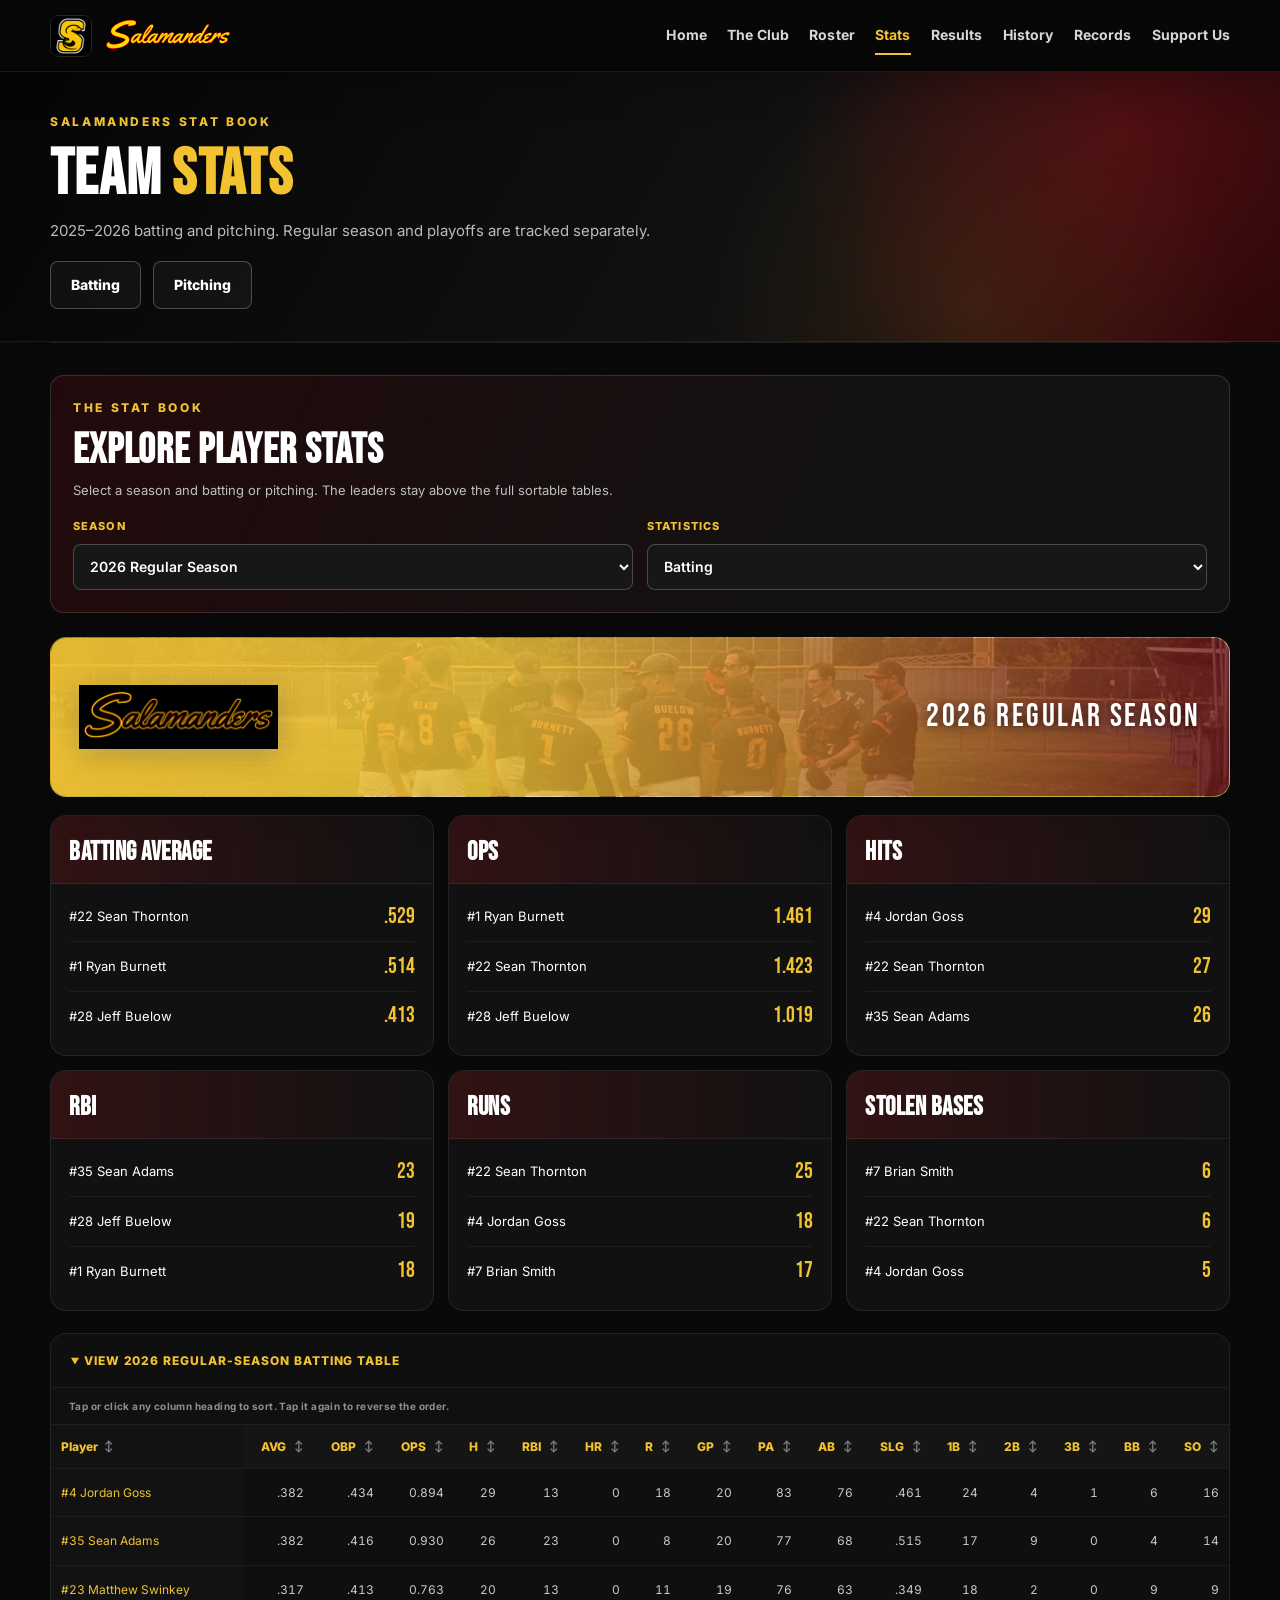
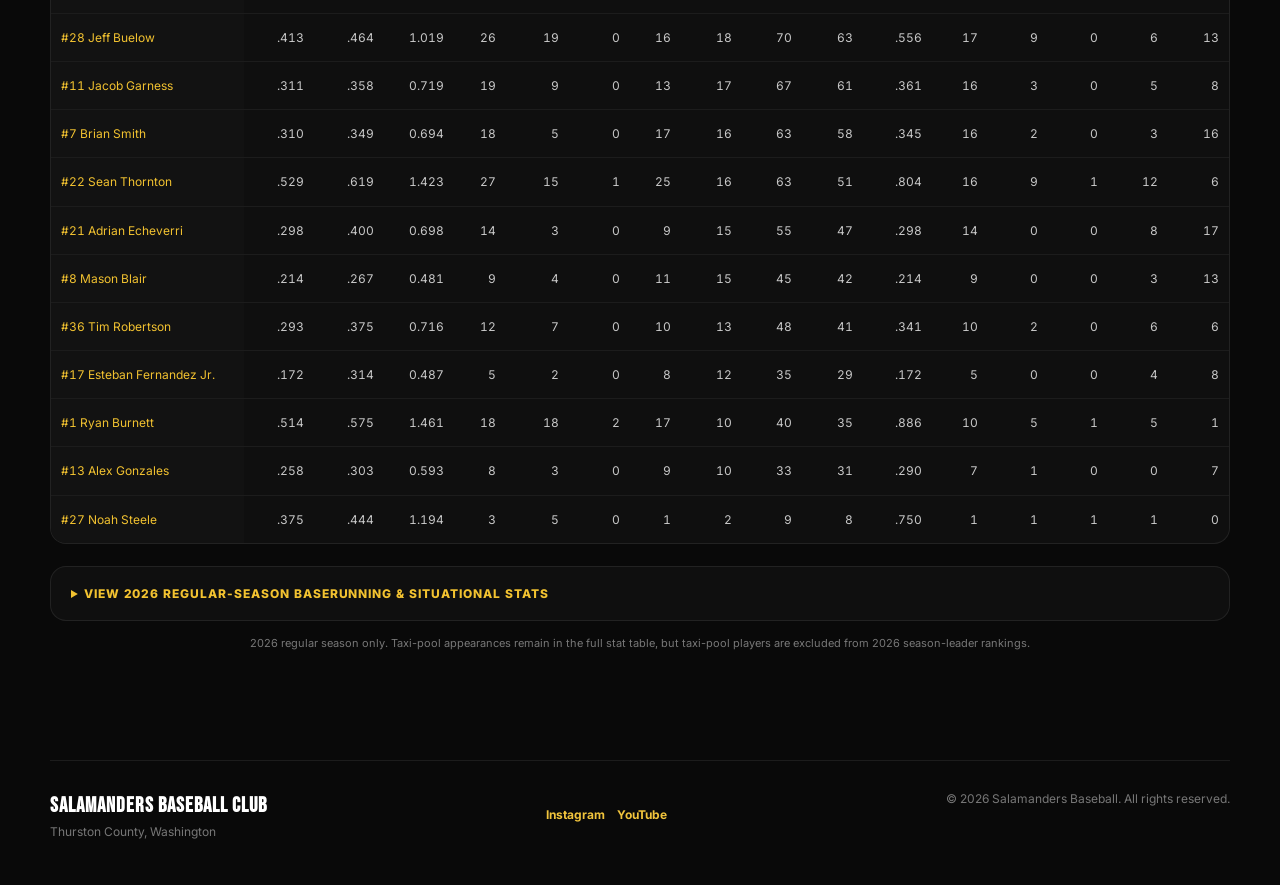
<file: stats.html>
<!DOCTYPE html>

<html lang="en">
<head>
<meta charset="utf-8"/>
<meta content="width=device-width, initial-scale=1.0" name="viewport"/>
<meta content="2025–2026 batting and pitching. Regular season and playoffs are tracked separately." name="description"/>
<title>Team Stats | Salamanders Baseball Club</title>
<meta content="#090909" name="theme-color"/>
<meta content="index,follow,max-image-preview:large" name="robots"/>
<link href="https://salamandersbaseball.org/stats" rel="canonical"/>
<meta content="website" property="og:type"/>
<meta content="Salamanders Baseball Club" property="og:site_name"/>
<meta content="Team Stats | Salamanders Baseball Club" property="og:title"/>
<meta content="2025–2026 batting and pitching. Regular season and playoffs are tracked separately." property="og:description"/>
<meta content="https://salamandersbaseball.org/stats" property="og:url"/>
<meta content="https://salamandersbaseball.org/assets/salamanders-social-share.png" property="og:image"/>
<meta content="Salamanders Baseball Club" property="og:image:alt"/>
<meta content="summary_large_image" name="twitter:card"/>
<meta content="Team Stats | Salamanders Baseball Club" name="twitter:title"/>
<meta content="2025–2026 batting and pitching. Regular season and playoffs are tracked separately." name="twitter:description"/>
<meta content="https://salamandersbaseball.org/assets/salamanders-social-share.png" name="twitter:image"/>
<link href="assets/salamanders-icon-192.png" rel="icon" sizes="192x192" type="image/png"/>
<link href="assets/salamanders-apple-touch-icon.png" rel="apple-touch-icon"/>
<link href="site.webmanifest" rel="manifest"/>
<link href="https://fonts.googleapis.com" rel="preconnect"/>
<link crossorigin="" href="https://fonts.gstatic.com" rel="preconnect"/>
<link href="https://fonts.googleapis.com/css2?family=Bebas+Neue&amp;family=Inter:wght@400;500;600;700;800&amp;display=swap" rel="stylesheet"/>
<link href="styles.css" rel="stylesheet"/>
<script type="application/ld+json">
  {
    "@context": "https://schema.org",
    "@type": "SportsTeam",
    "name": "Salamanders Baseball Club",
    "alternateName": "Salamanders",
    "sport": "Baseball",
    "url": "https://salamandersbaseball.org/",
    "logo": "https://salamandersbaseball.org/assets/salamanders-s-logo.jpg",
    "image": "https://salamandersbaseball.org/assets/salamanders-social-share.png",
    "description": "Adult baseball club competing in the South Sound Adult Baseball League (SSABL), based in Thurston County, Washington.",
    "areaServed": {
      "@type": "AdministrativeArea",
      "name": "Thurston County, Washington"
    },
    "memberOf": {
      "@type": "SportsOrganization",
      "name": "South Sound Adult Baseball League"
    },
    "sameAs": [
      "https://www.instagram.com/salamanders.ssabl/",
      "https://www.youtube.com/channel/UCF4s4i-jZGny-vRR0JuAUPQ"
    ]
  }
  </script>
</head>
<body class="detail-page">
<a class="skip-link" href="#main-content">Skip to main content</a>
<header class="site-header">
<a aria-label="Salamanders home" class="brand" href="/">
<img alt="Salamanders S logo" class="brand-s" src="assets/salamanders-s-logo.jpg"/>
<img alt="Salamanders" class="brand-script" src="assets/salamanders-script-yellow.png"/>
</a>
<button aria-controls="primary-nav" aria-expanded="false" aria-label="Open menu" class="nav-toggle" type="button">
<span></span><span></span><span></span>
</button>
<nav aria-label="Primary navigation" class="site-nav" id="primary-nav">
<a href="/">Home</a>
<a href="/#about">The Club</a>
<a href="/roster">Roster</a>
<a href="/stats" aria-current="page">Stats</a>
<a href="/results">Results</a>
<a href="/history">History</a>
<a href="/records">Records</a>
<a href="/#support">Support Us</a>
</nav>
</header>
<main id="main-content">
<section class="results-hero compact-page-header"><div class="results-hero-inner"><div class="eyebrow">SALAMANDERS STAT BOOK</div><h1>TEAM <span>STATS</span></h1><p>2025–2026 batting and pitching. Regular season and playoffs are tracked separately.</p><div class="page-actions"><a class="button button-secondary stats-category-shortcut" data-stat-category="batting" href="#stats">Batting</a><a class="button button-secondary stats-category-shortcut" data-stat-category="pitching" href="#pitching">Pitching</a></div></div></section><section class="section stats-section" id="stats">
<div class="unified-stats-controls" id="stat-filters" aria-label="Choose statistics">
  <div class="unified-stats-intro"><div class="eyebrow">THE STAT BOOK</div><h2>EXPLORE PLAYER STATS</h2><p>Select a season and batting or pitching. The leaders stay above the full sortable tables.</p></div>
  <div class="unified-stats-filters">
    <label for="unified-stat-season">Season
      <select id="unified-stat-season"><option value="2026">2026 Regular Season</option><option value="2026-post">2026 Playoffs</option><option value="2025">2025 Regular Season</option></select>
    </label>
    <label for="unified-stat-category">Statistics
      <select id="unified-stat-category"><option value="batting">Batting</option><option value="pitching">Pitching</option></select>
    </label>
  </div>
</div>
<h2 class="visually-hidden">Batting statistics</h2>
<div aria-label="Season batting statistics" class="record-tabs season-tabs" role="tablist">
<button class="season-tab active" data-season-target="stats-2026-panel">2026 Regular</button>
<button class="season-tab" data-season-target="stats-2025-panel">2025 Regular</button>
<button class="season-tab postseason-tab" data-season-target="stats-2026-post-panel">2026 Playoffs</button>
</div>
<div class="season-panel active" id="stats-2026-panel">
<div class="stats-brand-row photo-banner photo-banner-regular"><img alt="Salamanders" decoding="async" loading="lazy" src="assets/salamanders-script-black.png"/><span>2026 REGULAR SEASON</span></div>
<div class="stat-leaders"><article class="stat-leader-card"><h3>Batting Average</h3><ol><li><span>#22 Sean Thornton</span><strong>.529</strong></li><li><span>#1 Ryan Burnett</span><strong>.514</strong></li><li><span>#28 Jeff Buelow</span><strong>.413</strong></li></ol></article><article class="stat-leader-card"><h3>OPS</h3><ol><li><span>#1 Ryan Burnett</span><strong>1.461</strong></li><li><span>#22 Sean Thornton</span><strong>1.423</strong></li><li><span>#28 Jeff Buelow</span><strong>1.019</strong></li></ol></article><article class="stat-leader-card"><h3>Hits</h3><ol><li><span>#4 Jordan Goss</span><strong>29</strong></li><li><span>#22 Sean Thornton</span><strong>27</strong></li><li><span>#35 Sean Adams</span><strong>26</strong></li></ol></article><article class="stat-leader-card"><h3>RBI</h3><ol><li><span>#35 Sean Adams</span><strong>23</strong></li><li><span>#28 Jeff Buelow</span><strong>19</strong></li><li><span>#1 Ryan Burnett</span><strong>18</strong></li></ol></article><article class="stat-leader-card"><h3>Runs</h3><ol><li><span>#22 Sean Thornton</span><strong>25</strong></li><li><span>#4 Jordan Goss</span><strong>18</strong></li><li><span>#7 Brian Smith</span><strong>17</strong></li></ol></article><article class="stat-leader-card"><h3>Stolen Bases</h3><ol><li><span>#7 Brian Smith</span><strong>6</strong></li><li><span>#22 Sean Thornton</span><strong>6</strong></li><li><span>#4 Jordan Goss</span><strong>5</strong></li></ol></article></div>
<details class="full-stats" open="">
<summary>View 2026 regular-season batting table</summary>
<div class="stats-table-wrap"><table class="stats-table"><thead><tr>
<th>Player</th><th>GP</th><th>PA</th><th>AB</th><th>AVG</th><th>OBP</th><th>OPS</th><th>SLG</th>
<th>H</th><th>1B</th><th>2B</th><th>3B</th><th>HR</th><th>RBI</th><th>R</th><th>BB</th><th>SO</th>
</tr></thead><tbody><tr><td>#4 Jordan Goss</td><td>20</td><td>83</td><td>76</td>
<td>.382</td><td>.434</td><td>0.894</td><td>.461</td>
<td>29</td><td>24</td><td>4</td><td>1</td><td>0</td>
<td>13</td><td>18</td><td>6</td><td>16</td></tr><tr><td>#35 Sean Adams</td><td>20</td><td>77</td><td>68</td>
<td>.382</td><td>.416</td><td>0.930</td><td>.515</td>
<td>26</td><td>17</td><td>9</td><td>0</td><td>0</td>
<td>23</td><td>8</td><td>4</td><td>14</td></tr><tr><td>#23 Matthew Swinkey</td><td>19</td><td>76</td><td>63</td>
<td>.317</td><td>.413</td><td>0.763</td><td>.349</td>
<td>20</td><td>18</td><td>2</td><td>0</td><td>0</td>
<td>13</td><td>11</td><td>9</td><td>9</td></tr><tr><td>#28 Jeff Buelow</td><td>18</td><td>70</td><td>63</td>
<td>.413</td><td>.464</td><td>1.019</td><td>.556</td>
<td>26</td><td>17</td><td>9</td><td>0</td><td>0</td>
<td>19</td><td>16</td><td>6</td><td>13</td></tr><tr><td>#11 Jacob Garness</td><td>17</td><td>67</td><td>61</td>
<td>.311</td><td>.358</td><td>0.719</td><td>.361</td>
<td>19</td><td>16</td><td>3</td><td>0</td><td>0</td>
<td>9</td><td>13</td><td>5</td><td>8</td></tr><tr><td>#7 Brian Smith</td><td>16</td><td>63</td><td>58</td>
<td>.310</td><td>.349</td><td>0.694</td><td>.345</td>
<td>18</td><td>16</td><td>2</td><td>0</td><td>0</td>
<td>5</td><td>17</td><td>3</td><td>16</td></tr><tr><td>#22 Sean Thornton</td><td>16</td><td>63</td><td>51</td>
<td>.529</td><td>.619</td><td>1.423</td><td>.804</td>
<td>27</td><td>16</td><td>9</td><td>1</td><td>1</td>
<td>15</td><td>25</td><td>12</td><td>6</td></tr><tr><td>#21 Adrian Echeverri</td><td>15</td><td>55</td><td>47</td>
<td>.298</td><td>.400</td><td>0.698</td><td>.298</td>
<td>14</td><td>14</td><td>0</td><td>0</td><td>0</td>
<td>3</td><td>9</td><td>8</td><td>17</td></tr><tr><td>#8 Mason Blair</td><td>15</td><td>45</td><td>42</td>
<td>.214</td><td>.267</td><td>0.481</td><td>.214</td>
<td>9</td><td>9</td><td>0</td><td>0</td><td>0</td>
<td>4</td><td>11</td><td>3</td><td>13</td></tr><tr><td>#36 Tim Robertson</td><td>13</td><td>48</td><td>41</td>
<td>.293</td><td>.375</td><td>0.716</td><td>.341</td>
<td>12</td><td>10</td><td>2</td><td>0</td><td>0</td>
<td>7</td><td>10</td><td>6</td><td>6</td></tr><tr><td>#17 Esteban Fernandez Jr.</td><td>12</td><td>35</td><td>29</td>
<td>.172</td><td>.314</td><td>0.487</td><td>.172</td>
<td>5</td><td>5</td><td>0</td><td>0</td><td>0</td>
<td>2</td><td>8</td><td>4</td><td>8</td></tr><tr><td>#1 Ryan Burnett</td><td>10</td><td>40</td><td>35</td>
<td>.514</td><td>.575</td><td>1.461</td><td>.886</td>
<td>18</td><td>10</td><td>5</td><td>1</td><td>2</td>
<td>18</td><td>17</td><td>5</td><td>1</td></tr><tr><td>#13 Alex Gonzales</td><td>10</td><td>33</td><td>31</td>
<td>.258</td><td>.303</td><td>0.593</td><td>.290</td>
<td>8</td><td>7</td><td>1</td><td>0</td><td>0</td>
<td>3</td><td>9</td><td>0</td><td>7</td></tr><tr><td>#27 Noah Steele</td><td>2</td><td>9</td><td>8</td>
<td>.375</td><td>.444</td><td>1.194</td><td>.750</td>
<td>3</td><td>1</td><td>1</td><td>1</td><td>0</td>
<td>5</td><td>1</td><td>1</td><td>0</td></tr></tbody></table></div>
</details>
<details class="full-stats">
<summary>View 2026 regular-season baserunning &amp; situational stats</summary>
<div class="stats-table-wrap"><table class="stats-table"><thead><tr>
<th>Player</th><th>K-L</th><th>HBP</th><th>SAC</th><th>SF</th><th>ROE</th><th>FC</th><th>SB</th><th>SB%</th><th>CS</th>
</tr></thead><tbody><tr><td>#4 Jordan Goss</td><td>3</td><td>1</td><td>0</td><td>0</td>
<td>2</td><td>1</td><td>5</td><td>83.33</td><td>1</td></tr><tr><td>#35 Sean Adams</td><td>5</td><td>2</td><td>0</td><td>3</td>
<td>3</td><td>3</td><td>5</td><td>83.33</td><td>1</td></tr><tr><td>#23 Matthew Swinkey</td><td>3</td><td>2</td><td>1</td><td>1</td>
<td>0</td><td>3</td><td>0</td><td>0.00</td><td>0</td></tr><tr><td>#28 Jeff Buelow</td><td>4</td><td>0</td><td>0</td><td>0</td>
<td>3</td><td>4</td><td>3</td><td>75.00</td><td>1</td></tr><tr><td>#11 Jacob Garness</td><td>2</td><td>0</td><td>0</td><td>1</td>
<td>7</td><td>1</td><td>3</td><td>75.00</td><td>1</td></tr><tr><td>#7 Brian Smith</td><td>7</td><td>1</td><td>0</td><td>1</td>
<td>2</td><td>2</td><td>6</td><td>100.00</td><td>0</td></tr><tr><td>#22 Sean Thornton</td><td>3</td><td>0</td><td>0</td><td>0</td>
<td>2</td><td>1</td><td>6</td><td>100.00</td><td>0</td></tr><tr><td>#21 Adrian Echeverri</td><td>8</td><td>0</td><td>0</td><td>0</td>
<td>1</td><td>2</td><td>5</td><td>83.33</td><td>1</td></tr><tr><td>#8 Mason Blair</td><td>5</td><td>0</td><td>0</td><td>0</td>
<td>2</td><td>1</td><td>0</td><td>0.00</td><td>0</td></tr><tr><td>#36 Tim Robertson</td><td>3</td><td>0</td><td>0</td><td>1</td>
<td>2</td><td>1</td><td>0</td><td>0.00</td><td>0</td></tr><tr><td>#17 Esteban Fernandez Jr.</td><td>2</td><td>2</td><td>0</td><td>0</td>
<td>2</td><td>0</td><td>0</td><td>0.00</td><td>0</td></tr><tr><td>#1 Ryan Burnett</td><td>1</td><td>0</td><td>0</td><td>0</td>
<td>4</td><td>3</td><td>4</td><td>100.00</td><td>0</td></tr><tr><td>#13 Alex Gonzales</td><td>0</td><td>2</td><td>0</td><td>0</td>
<td>4</td><td>0</td><td>4</td><td>100.00</td><td>0</td></tr><tr><td>#27 Noah Steele</td><td>0</td><td>0</td><td>0</td><td>0</td>
<td>0</td><td>0</td><td>2</td><td>100.00</td><td>0</td></tr></tbody></table></div>
</details>
<p class="stats-source-note">2026 regular season only. Taxi-pool appearances remain in the full stat table, but taxi-pool players are excluded from 2026 season-leader rankings.</p>
</div>
<div class="season-panel" id="stats-2025-panel">
<div class="stats-brand-row"><img alt="Salamanders" decoding="async" loading="lazy" src="assets/salamanders-script-black.png"/><span>2025 REGULAR SEASON</span></div>
<div class="stat-leaders"><article class="stat-leader-card"><h3>Batting Average</h3><ol><li><span>#11 Jacob Garness</span><strong>.519</strong></li><li><span>Andrew Molina</span><strong>.500</strong></li><li><span>#36 Tim Robertson</span><strong>.455</strong></li></ol></article><article class="stat-leader-card"><h3>OPS</h3><ol><li><span>Andrew Molina</span><strong>1.306</strong></li><li><span>#11 Jacob Garness</span><strong>1.269</strong></li><li><span>#36 Tim Robertson</span><strong>1.089</strong></li></ol></article><article class="stat-leader-card"><h3>Hits</h3><ol><li><span>#11 Jacob Garness</span><strong>27</strong></li><li><span>#4 Jordan Goss</span><strong>25</strong></li><li><span>#23 Matthew Swinkey</span><strong>23</strong></li></ol></article><article class="stat-leader-card"><h3>RBI</h3><ol><li><span>#11 Jacob Garness</span><strong>14</strong></li><li><span>#23 Matthew Swinkey</span><strong>11</strong></li><li><span>#8 Mason Blair</span><strong>11</strong></li></ol></article><article class="stat-leader-card"><h3>Runs</h3><ol><li><span>#4 Jordan Goss</span><strong>21</strong></li><li><span>#11 Jacob Garness</span><strong>17</strong></li><li><span>#31 Danny Baer</span><strong>12</strong></li></ol></article><article class="stat-leader-card"><h3>Stolen Bases</h3><ol><li><span>#4 Jordan Goss</span><strong>13</strong></li><li><span>#31 Danny Baer</span><strong>11</strong></li><li><span>#14 Devin Mendez</span><strong>10</strong></li></ol></article></div>
<details class="full-stats" open="">
<summary>View 2025 regular-season batting table</summary>
<div class="stats-table-wrap"><table class="stats-table"><thead><tr>
<th>Player</th><th>GP</th><th>PA</th><th>AB</th><th>AVG</th><th>OBP</th><th>OPS</th><th>SLG</th>
<th>H</th><th>1B</th><th>2B</th><th>3B</th><th>HR</th><th>RBI</th><th>R</th><th>BB</th><th>SO</th>
</tr></thead><tbody><tr><td>#11 Jacob Garness</td><td>15</td><td>59</td><td>52</td>
<td>.519</td><td>.576</td><td>1.269</td><td>.692</td>
<td>27</td><td>18</td><td>9</td><td>0</td><td>0</td>
<td>14</td><td>17</td><td>5</td><td>2</td></tr><tr><td>#4 Jordan Goss</td><td>15</td><td>60</td><td>57</td>
<td>.439</td><td>.467</td><td>1.046</td><td>.579</td>
<td>25</td><td>18</td><td>6</td><td>1</td><td>0</td>
<td>6</td><td>21</td><td>3</td><td>10</td></tr><tr><td>#14 Devin Mendez</td><td>15</td><td>53</td><td>39</td>
<td>.051</td><td>.283</td><td>0.334</td><td>.051</td>
<td>2</td><td>2</td><td>0</td><td>0</td><td>0</td>
<td>2</td><td>12</td><td>10</td><td>28</td></tr><tr><td>#23 Matthew Swinkey</td><td>15</td><td>59</td><td>53</td>
<td>.434</td><td>.492</td><td>0.963</td><td>.472</td>
<td>23</td><td>21</td><td>2</td><td>0</td><td>0</td>
<td>11</td><td>10</td><td>6</td><td>4</td></tr><tr><td>#8 Mason Blair</td><td>14</td><td>52</td><td>47</td>
<td>.277</td><td>.346</td><td>0.708</td><td>.362</td>
<td>13</td><td>9</td><td>4</td><td>0</td><td>0</td>
<td>11</td><td>6</td><td>5</td><td>16</td></tr><tr><td>#31 Danny Baer</td><td>13</td><td>54</td><td>51</td>
<td>.216</td><td>.259</td><td>0.495</td><td>.235</td>
<td>11</td><td>10</td><td>1</td><td>0</td><td>0</td>
<td>3</td><td>12</td><td>1</td><td>5</td></tr><tr><td>#17 Esteban Fernandez Jr.</td><td>12</td><td>48</td><td>35</td>
<td>.286</td><td>.479</td><td>0.879</td><td>.400</td>
<td>10</td><td>7</td><td>2</td><td>1</td><td>0</td>
<td>7</td><td>7</td><td>7</td><td>9</td></tr><tr><td>#10 J Mickelson</td><td>12</td><td>38</td><td>32</td>
<td>.156</td><td>.289</td><td>0.477</td><td>.188</td>
<td>5</td><td>4</td><td>1</td><td>0</td><td>0</td>
<td>2</td><td>7</td><td>5</td><td>11</td></tr><tr><td>#36 Tim Robertson</td><td>10</td><td>37</td><td>33</td>
<td>.455</td><td>.514</td><td>1.089</td><td>.576</td>
<td>15</td><td>12</td><td>2</td><td>1</td><td>0</td>
<td>11</td><td>9</td><td>3</td><td>4</td></tr><tr><td>#2 B Wescom</td><td>9</td><td>31</td><td>28</td>
<td>.036</td><td>.129</td><td>0.165</td><td>.036</td>
<td>1</td><td>1</td><td>0</td><td>0</td><td>0</td>
<td>1</td><td>2</td><td>2</td><td>18</td></tr><tr><td>Andrew Molina</td><td>7</td><td>27</td><td>24</td>
<td>.500</td><td>.556</td><td>1.306</td><td>.750</td>
<td>12</td><td>6</td><td>6</td><td>0</td><td>0</td>
<td>7</td><td>7</td><td>3</td><td>4</td></tr><tr><td>#28 J Dircks</td><td>3</td><td>10</td><td>7</td>
<td>.000</td><td>.300</td><td>0.300</td><td>.000</td>
<td>0</td><td>0</td><td>0</td><td>0</td><td>0</td>
<td>0</td><td>1</td><td>3</td><td>4</td></tr></tbody></table></div>
</details>
<details class="full-stats">
<summary>View 2025 regular-season baserunning &amp; situational stats</summary>
<div class="stats-table-wrap"><table class="stats-table"><thead><tr>
<th>Player</th><th>K-L</th><th>HBP</th><th>SAC</th><th>SF</th><th>ROE</th><th>FC</th><th>SB</th><th>SB%</th><th>CS</th>
</tr></thead><tbody><tr><td>#11 Jacob Garness</td><td>2</td><td>2</td><td>0</td><td>0</td>
<td>4</td><td>3</td><td>6</td><td>75.00</td><td>2</td></tr><tr><td>#4 Jordan Goss</td><td>3</td><td>0</td><td>0</td><td>0</td>
<td>1</td><td>1</td><td>13</td><td>100.00</td><td>0</td></tr><tr><td>#14 Devin Mendez</td><td>10</td><td>3</td><td>0</td><td>1</td>
<td>2</td><td>2</td><td>10</td><td>83.33</td><td>2</td></tr><tr><td>#23 Matthew Swinkey</td><td>0</td><td>0</td><td>0</td><td>0</td>
<td>3</td><td>1</td><td>5</td><td>100.00</td><td>0</td></tr><tr><td>#8 Mason Blair</td><td>8</td><td>0</td><td>0</td><td>0</td>
<td>3</td><td>1</td><td>1</td><td>100.00</td><td>0</td></tr><tr><td>#31 Danny Baer</td><td>1</td><td>2</td><td>0</td><td>0</td>
<td>3</td><td>3</td><td>11</td><td>91.67</td><td>1</td></tr><tr><td>#17 Esteban Fernandez Jr.</td><td>1</td><td>6</td><td>0</td><td>0</td>
<td>3</td><td>1</td><td>2</td><td>100.00</td><td>0</td></tr><tr><td>#10 J Mickelson</td><td>3</td><td>1</td><td>0</td><td>0</td>
<td>2</td><td>1</td><td>6</td><td>85.71</td><td>1</td></tr><tr><td>#36 Tim Robertson</td><td>0</td><td>1</td><td>0</td><td>0</td>
<td>1</td><td>1</td><td>2</td><td>66.67</td><td>1</td></tr><tr><td>#2 B Wescom</td><td>10</td><td>1</td><td>0</td><td>0</td>
<td>2</td><td>0</td><td>0</td><td>0.00</td><td>1</td></tr><tr><td>Andrew Molina</td><td>3</td><td>0</td><td>0</td><td>0</td>
<td>2</td><td>0</td><td>4</td><td>57.14</td><td>3</td></tr><tr><td>#28 J Dircks</td><td>3</td><td>0</td><td>0</td><td>0</td>
<td>0</td><td>0</td><td>0</td><td>0.00</td><td>1</td></tr></tbody></table></div>
</details>
<p class="stats-source-note">2025 regular season only. Andrew Molina is the approved unnumbered exception.</p>
</div>
<div class="season-panel" id="stats-2026-post-panel">
<div class="stats-brand-row"><img alt="Salamanders" decoding="async" loading="lazy" src="assets/salamanders-script-black.png"/><span>2026 POSTSEASON</span></div>
<div class="stat-leaders"><article class="stat-leader-card"><h3>Batting Average</h3><ol><li><span>#28 Jeff Buelow</span><strong>.533</strong></li><li><span>#35 Sean Adams</span><strong>.389</strong></li><li><span>#1 Ryan Burnett</span><strong>.368</strong></li></ol></article><article class="stat-leader-card"><h3>OPS</h3><ol><li><span>#28 Jeff Buelow</span><strong>1.112</strong></li><li><span>#1 Ryan Burnett</span><strong>0.874</strong></li><li><span>#35 Sean Adams</span><strong>0.810</strong></li></ol></article><article class="stat-leader-card"><h3>Hits</h3><ol><li><span>#28 Jeff Buelow</span><strong>8</strong></li><li><span>#1 Ryan Burnett</span><strong>7</strong></li><li><span>#35 Sean Adams</span><strong>7</strong></li></ol></article><article class="stat-leader-card"><h3>RBI</h3><ol><li><span>#4 Jordan Goss</span><strong>8</strong></li><li><span>#28 Jeff Buelow</span><strong>4</strong></li><li><span>#35 Sean Adams</span><strong>4</strong></li></ol></article><article class="stat-leader-card"><h3>Runs</h3><ol><li><span>#22 Sean Thornton</span><strong>9</strong></li><li><span>#1 Ryan Burnett</span><strong>4</strong></li><li><span>#28 Jeff Buelow</span><strong>3</strong></li></ol></article><article class="stat-leader-card"><h3>Stolen Bases</h3><ol><li><span>#22 Sean Thornton</span><strong>2</strong></li><li><span>#35 Sean Adams</span><strong>1</strong></li><li><span>#23 Matthew Swinkey</span><strong>1</strong></li></ol></article></div>
<details class="full-stats" open="">
<summary>View 2026 postseason batting table</summary>
<div class="stats-table-wrap"><table class="stats-table"><thead><tr>
<th>Player</th><th>GP</th><th>PA</th><th>AB</th><th>AVG</th><th>OBP</th><th>OPS</th><th>SLG</th>
<th>H</th><th>1B</th><th>2B</th><th>3B</th><th>HR</th><th>RBI</th><th>R</th><th>BB</th><th>SO</th>
</tr></thead><tbody><tr><td>#28 Jeff Buelow</td><td>4</td><td>19</td><td>15</td>
<td>.533</td><td>.579</td><td>1.112</td><td>.533</td>
<td>8</td><td>8</td><td>0</td><td>0</td><td>0</td>
<td>4</td><td>3</td><td>3</td><td>5</td></tr><tr><td>#35 Sean Adams</td><td>4</td><td>19</td><td>18</td>
<td>.389</td><td>.421</td><td>0.810</td><td>.389</td>
<td>7</td><td>7</td><td>0</td><td>0</td><td>0</td>
<td>4</td><td>3</td><td>1</td><td>2</td></tr><tr><td>#1 Ryan Burnett</td><td>4</td><td>20</td><td>19</td>
<td>.368</td><td>.400</td><td>0.874</td><td>.474</td>
<td>7</td><td>5</td><td>2</td><td>0</td><td>0</td>
<td>0</td><td>4</td><td>1</td><td>1</td></tr><tr><td>#22 Sean Thornton</td><td>4</td><td>20</td><td>18</td>
<td>.333</td><td>.400</td><td>0.789</td><td>.389</td>
<td>6</td><td>5</td><td>1</td><td>0</td><td>0</td>
<td>0</td><td>9</td><td>1</td><td>5</td></tr><tr><td>#4 Jordan Goss</td><td>4</td><td>19</td><td>17</td>
<td>.294</td><td>.263</td><td>0.616</td><td>.353</td>
<td>5</td><td>4</td><td>1</td><td>0</td><td>0</td>
<td>8</td><td>1</td><td>0</td><td>4</td></tr><tr><td>#23 Matthew Swinkey</td><td>3</td><td>14</td><td>11</td>
<td>.273</td><td>.429</td><td>0.792</td><td>.364</td>
<td>3</td><td>2</td><td>1</td><td>0</td><td>0</td>
<td>2</td><td>1</td><td>3</td><td>3</td></tr><tr><td>#36 Tim Robertson</td><td>4</td><td>18</td><td>16</td>
<td>.188</td><td>.278</td><td>0.465</td><td>.188</td>
<td>3</td><td>3</td><td>0</td><td>0</td><td>0</td>
<td>3</td><td>1</td><td>2</td><td>3</td></tr><tr><td>#11 Jacob Garness</td><td>4</td><td>18</td><td>16</td>
<td>.125</td><td>.222</td><td>0.347</td><td>.125</td>
<td>2</td><td>2</td><td>0</td><td>0</td><td>0</td>
<td>0</td><td>0</td><td>2</td><td>5</td></tr><tr><td>#7 Brian Smith</td><td>4</td><td>17</td><td>17</td>
<td>.118</td><td>.118</td><td>0.235</td><td>.118</td>
<td>2</td><td>2</td><td>0</td><td>0</td><td>0</td>
<td>0</td><td>2</td><td>0</td><td>6</td></tr><tr><td>#21 Adrian Echeverri</td><td>1</td><td>4</td><td>4</td>
<td>.000</td><td>.000</td><td>0.000</td><td>.000</td>
<td>0</td><td>0</td><td>0</td><td>0</td><td>0</td>
<td>0</td><td>0</td><td>0</td><td>2</td></tr></tbody></table></div>
</details>
<details class="full-stats">
<summary>View 2026 postseason baserunning &amp; situational stats</summary>
<div class="stats-table-wrap"><table class="stats-table"><thead><tr>
<th>Player</th><th>K-L</th><th>HBP</th><th>SAC</th><th>SF</th><th>ROE</th><th>FC</th><th>SB</th><th>SB%</th><th>CS</th>
</tr></thead><tbody><tr><td>#28 Jeff Buelow</td><td>2</td><td>0</td><td>0</td><td>1</td>
<td>0</td><td>0</td><td>0</td><td>0.00</td><td>0</td></tr><tr><td>#35 Sean Adams</td><td>0</td><td>0</td><td>0</td><td>0</td>
<td>2</td><td>2</td><td>1</td><td>100.00</td><td>0</td></tr><tr><td>#1 Ryan Burnett</td><td>0</td><td>0</td><td>0</td><td>0</td>
<td>0</td><td>1</td><td>0</td><td>0.00</td><td>0</td></tr><tr><td>#22 Sean Thornton</td><td>0</td><td>1</td><td>0</td><td>0</td>
<td>1</td><td>0</td><td>2</td><td>100.00</td><td>0</td></tr><tr><td>#4 Jordan Goss</td><td>0</td><td>0</td><td>0</td><td>2</td>
<td>1</td><td>3</td><td>0</td><td>0.00</td><td>0</td></tr><tr><td>#23 Matthew Swinkey</td><td>1</td><td>0</td><td>0</td><td>0</td>
<td>1</td><td>2</td><td>1</td><td>100.00</td><td>0</td></tr><tr><td>#36 Tim Robertson</td><td>0</td><td>0</td><td>0</td><td>0</td>
<td>1</td><td>2</td><td>0</td><td>0.00</td><td>0</td></tr><tr><td>#11 Jacob Garness</td><td>3</td><td>0</td><td>0</td><td>0</td>
<td>1</td><td>2</td><td>0</td><td>0.00</td><td>0</td></tr><tr><td>#7 Brian Smith</td><td>1</td><td>0</td><td>0</td><td>0</td>
<td>1</td><td>2</td><td>0</td><td>0.00</td><td>0</td></tr><tr><td>#21 Adrian Echeverri</td><td>0</td><td>0</td><td>0</td><td>0</td>
<td>0</td><td>0</td><td>0</td><td>0.00</td><td>0</td></tr></tbody></table></div>
</details>
<p class="stats-source-note">2026 postseason only: 4 team games. These numbers are excluded from regular-season career totals.</p>
</div>
</section>
<section class="section stats-section pitching-section" id="pitching">
<div class="section-heading">
<div class="eyebrow">ON THE MOUND</div>
<h2>PITCHING STATS</h2>
<p>Regular season and postseason pitching are tracked separately so franchise records stay clean.</p>
</div>
<div aria-label="Pitching seasons" class="record-tabs season-tabs" role="tablist">
<button class="pitch-season-tab active" data-pitch-target="pitch-2026-panel">2026 Regular</button>
<button class="pitch-season-tab" data-pitch-target="pitch-2026-post-panel">2026 Playoffs</button>
<button class="pitch-season-tab" data-pitch-target="pitch-2025-panel">2025 Regular</button>
</div>
<div class="pitch-season-panel active" id="pitch-2026-panel">
<div class="stats-brand-row photo-banner photo-banner-pitching"><img alt="Salamanders" decoding="async" loading="lazy" src="assets/salamanders-script-black.png"/><span>2026 PITCHING</span></div>
<div class="stat-leaders"><article class="stat-leader-card"><h3>Innings Pitched</h3><ol><li><span>#1 Ryan Burnett</span><strong>44.1</strong></li><li><span>#11 Jacob Garness</span><strong>40.2</strong></li><li><span>#13 Alex Gonzales</span><strong>29.2</strong></li></ol></article><article class="stat-leader-card"><h3>Wins</h3><ol><li><span>#1 Ryan Burnett</span><strong>4</strong></li><li><span>#13 Alex Gonzales</span><strong>3</strong></li><li><span>#11 Jacob Garness</span><strong>2</strong></li></ol></article><article class="stat-leader-card"><h3>Strikeouts</h3><ol><li><span>#1 Ryan Burnett</span><strong>45</strong></li><li><span>#13 Alex Gonzales</span><strong>42</strong></li><li><span>#11 Jacob Garness</span><strong>23</strong></li></ol></article><article class="stat-leader-card"><h3>ERA (5+ IP)</h3><ol><li><span>#1 Ryan Burnett</span><strong>2.21</strong></li><li><span>#11 Jacob Garness</span><strong>2.24</strong></li><li><span>#13 Alex Gonzales</span><strong>2.36</strong></li></ol></article><article class="stat-leader-card"><h3>WHIP (5+ IP)</h3><ol><li><span>#13 Alex Gonzales</span><strong>1.35</strong></li><li><span>#11 Jacob Garness</span><strong>1.38</strong></li><li><span>#1 Ryan Burnett</span><strong>1.47</strong></li></ol></article></div>
<details class="full-stats" open="">
<summary>View 2026 regular-season pitching table</summary>
<div class="stats-table-wrap"><table class="stats-table"><thead><tr>
<th>Pitcher</th><th>IP</th><th>GP</th><th>GS</th><th>W</th><th>L</th><th>ERA</th><th>WHIP</th>
<th>H</th><th>R</th><th>ER</th><th>BB</th><th>SO</th><th>BF</th><th>Pitches</th><th>BAA</th>
</tr></thead><tbody><tr><td>#1 Ryan Burnett</td><td>44.1</td><td>8</td><td>4</td>
<td>4</td><td>0</td><td>2.21</td><td>1.47</td>
<td>41</td><td>22</td><td>14</td><td>24</td><td>45</td>
<td>205</td><td>708</td><td>0.244</td></tr><tr><td>#11 Jacob Garness</td><td>40.2</td><td>8</td><td>5</td>
<td>2</td><td>1</td><td>2.24</td><td>1.38</td>
<td>44</td><td>33</td><td>13</td><td>12</td><td>23</td>
<td>199</td><td>605</td><td>0.251</td></tr><tr><td>#13 Alex Gonzales</td><td>29.2</td><td>9</td><td>8</td>
<td>3</td><td>2</td><td>2.36</td><td>1.35</td>
<td>23</td><td>17</td><td>10</td><td>17</td><td>42</td>
<td>145</td><td>537</td><td>0.198</td></tr><tr><td>#28 Jeff Buelow</td><td>17.0</td><td>4</td><td>2</td>
<td>2</td><td>1</td><td>5.76</td><td>1.94</td>
<td>22</td><td>17</td><td>14</td><td>11</td><td>11</td>
<td>91</td><td>335</td><td>0.289</td></tr><tr><td>#35 Sean Adams</td><td>9.0</td><td>6</td><td>0</td>
<td>0</td><td>0</td><td>11.67</td><td>3.22</td>
<td>12</td><td>16</td><td>15</td><td>17</td><td>10</td>
<td>57</td><td>235</td><td>0.333</td></tr><tr><td>#22 Sean Thornton</td><td>5.0</td><td>3</td><td>0</td>
<td>0</td><td>1</td><td>2.80</td><td>1.60</td>
<td>1</td><td>3</td><td>2</td><td>7</td><td>7</td>
<td>23</td><td>98</td><td>0.062</td></tr><tr><td>#36 Tim Robertson</td><td>4.1</td><td>4</td><td>0</td>
<td>0</td><td>0</td><td>16.15</td><td>3.92</td>
<td>11</td><td>14</td><td>10</td><td>6</td><td>6</td>
<td>35</td><td>106</td><td>0.44</td></tr><tr><td>#8 Mason Blair</td><td>4.0</td><td>2</td><td>0</td>
<td>0</td><td>0</td><td>8.75</td><td>4.00</td>
<td>5</td><td>13</td><td>5</td><td>11</td><td>2</td>
<td>32</td><td>110</td><td>0.312</td></tr><tr><td>#21 Adrian Echeverri</td><td>3.1</td><td>5</td><td>1</td>
<td>0</td><td>1</td><td>29.40</td><td>5.70</td>
<td>9</td><td>16</td><td>14</td><td>10</td><td>6</td>
<td>34</td><td>129</td><td>0.429</td></tr><tr><td>#4 Jordan Goss</td><td>0.1</td><td>1</td><td>0</td>
<td>0</td><td>1</td><td>105.00</td><td>21.00</td>
<td>4</td><td>5</td><td>5</td><td>3</td><td>0</td>
<td>8</td><td>32</td><td>1.0</td></tr></tbody></table></div>
</details>
<details class="full-stats">
<summary>View 2026 pitching detail stats</summary>
<div class="stats-table-wrap"><table class="stats-table"><thead><tr>
<th>Pitcher</th><th>K-L</th><th>HBP</th><th>LOB</th><th>BK</th><th>PIK</th><th>CS</th><th>SB</th><th>SB%</th><th>WP</th><th>SV</th><th>SVO</th><th>BS</th>
</tr></thead><tbody><tr><td>#1 Ryan Burnett</td><td>17</td><td>12</td><td>52</td>
<td>0</td><td>4</td><td>1</td><td>1</td><td>50.0</td><td>5</td><td>0</td><td>0</td><td>0</td></tr><tr><td>#11 Jacob Garness</td><td>8</td><td>11</td><td>40</td>
<td>1</td><td>2</td><td>2</td><td>13</td><td>86.67</td><td>3</td><td>0</td><td>0</td><td>0</td></tr><tr><td>#13 Alex Gonzales</td><td>14</td><td>12</td><td>34</td>
<td>0</td><td>0</td><td>0</td><td>11</td><td>100.0</td><td>2</td><td>0</td><td>0</td><td>0</td></tr><tr><td>#28 Jeff Buelow</td><td>6</td><td>3</td><td>23</td>
<td>0</td><td>0</td><td>1</td><td>13</td><td>92.86</td><td>1</td><td>0</td><td>0</td><td>0</td></tr><tr><td>#35 Sean Adams</td><td>4</td><td>3</td><td>21</td>
<td>0</td><td>2</td><td>0</td><td>4</td><td>100.0</td><td>3</td><td>0</td><td>0</td><td>0</td></tr><tr><td>#22 Sean Thornton</td><td>2</td><td>0</td><td>5</td>
<td>0</td><td>0</td><td>0</td><td>2</td><td>100.0</td><td>2</td><td>0</td><td>0</td><td>0</td></tr><tr><td>#36 Tim Robertson</td><td>4</td><td>4</td><td>10</td>
<td>0</td><td>0</td><td>0</td><td>3</td><td>100.0</td><td>1</td><td>0</td><td>0</td><td>0</td></tr><tr><td>#8 Mason Blair</td><td>2</td><td>5</td><td>3</td>
<td>0</td><td>0</td><td>2</td><td>3</td><td>60.0</td><td>2</td><td>0</td><td>0</td><td>0</td></tr><tr><td>#21 Adrian Echeverri</td><td>2</td><td>3</td><td>2</td>
<td>0</td><td>0</td><td>0</td><td>2</td><td>100.0</td><td>5</td><td>0</td><td>0</td><td>0</td></tr><tr><td>#4 Jordan Goss</td><td>0</td><td>1</td><td>0</td>
<td>0</td><td>0</td><td>0</td><td>0</td><td>0.0</td><td>0</td><td>0</td><td>0</td><td>0</td></tr></tbody></table></div>
</details>
</div>
<div class="pitch-season-panel" id="pitch-2026-post-panel">
<div class="stats-brand-row"><img alt="Salamanders" decoding="async" loading="lazy" src="assets/salamanders-script-black.png"/><span>2026 POSTSEASON PITCHING</span></div>
<div class="stat-leaders"><article class="stat-leader-card"><h3>Innings Pitched</h3><ol><li><span>#1 Ryan Burnett</span><strong>13.0</strong></li><li><span>#13 Alex Gonzales</span><strong>12.0</strong></li><li><span>#11 Jacob Garness</span><strong>7.1</strong></li></ol></article><article class="stat-leader-card"><h3>Wins</h3><ol><li><span>#1 Ryan Burnett</span><strong>1</strong></li><li><span>#11 Jacob Garness</span><strong>1</strong></li><li><span>#13 Alex Gonzales</span><strong>0</strong></li></ol></article><article class="stat-leader-card"><h3>Strikeouts</h3><ol><li><span>#1 Ryan Burnett</span><strong>14</strong></li><li><span>#13 Alex Gonzales</span><strong>14</strong></li><li><span>#11 Jacob Garness</span><strong>5</strong></li></ol></article><article class="stat-leader-card"><h3>ERA (5+ IP)</h3><ol><li><span>#1 Ryan Burnett</span><strong>2.15</strong></li><li><span>#13 Alex Gonzales</span><strong>2.92</strong></li><li><span>#11 Jacob Garness</span><strong>7.64</strong></li></ol></article><article class="stat-leader-card"><h3>WHIP (5+ IP)</h3><ol><li><span>#1 Ryan Burnett</span><strong>1.46</strong></li><li><span>#13 Alex Gonzales</span><strong>1.50</strong></li><li><span>#11 Jacob Garness</span><strong>2.18</strong></li></ol></article></div>
<details class="full-stats" open="">
<summary>View 2026 postseason pitching table</summary>
<div class="stats-table-wrap"><table class="stats-table"><thead><tr>
<th>Pitcher</th><th>IP</th><th>GP</th><th>GS</th><th>W</th><th>L</th><th>ERA</th><th>WHIP</th>
<th>H</th><th>R</th><th>ER</th><th>BB</th><th>SO</th><th>BF</th><th>Pitches</th><th>BAA</th>
</tr></thead><tbody><tr><td>#1 Ryan Burnett</td><td>13.0</td><td>2</td><td>1</td>
<td>1</td><td>0</td><td>2.15</td><td>1.46</td>
<td>13</td><td>5</td><td>4</td><td>6</td><td>14</td>
<td>57</td><td>199</td><td>0.255</td></tr><tr><td>#13 Alex Gonzales</td><td>12.0</td><td>3</td><td>2</td>
<td>0</td><td>1</td><td>2.92</td><td>1.50</td>
<td>13</td><td>6</td><td>5</td><td>5</td><td>14</td>
<td>56</td><td>182</td><td>0.265</td></tr><tr><td>#11 Jacob Garness</td><td>7.1</td><td>2</td><td>1</td>
<td>1</td><td>1</td><td>7.64</td><td>2.18</td>
<td>9</td><td>9</td><td>8</td><td>7</td><td>5</td>
<td>38</td><td>146</td><td>0.3</td></tr><tr><td>#22 Sean Thornton</td><td>2.2</td><td>2</td><td>0</td>
<td>0</td><td>0</td><td>2.63</td><td>1.50</td>
<td>1</td><td>1</td><td>1</td><td>3</td><td>4</td>
<td>12</td><td>48</td><td>0.111</td></tr></tbody></table></div>
</details>
<details class="full-stats">
<summary>View 2026 postseason pitching detail stats</summary>
<div class="stats-table-wrap"><table class="stats-table"><thead><tr>
<th>Pitcher</th><th>K-L</th><th>HBP</th><th>LOB</th><th>BK</th><th>PIK</th><th>CS</th><th>SB</th><th>SB%</th><th>WP</th><th>SV</th><th>SVO</th><th>BS</th>
</tr></thead><tbody><tr><td>#1 Ryan Burnett</td><td>5</td><td>0</td><td>13</td>
<td>0</td><td>1</td><td>0</td><td>0</td><td>0.0</td><td>1</td><td>0</td><td>0</td><td>0</td></tr><tr><td>#13 Alex Gonzales</td><td>5</td><td>2</td><td>14</td>
<td>0</td><td>0</td><td>0</td><td>4</td><td>100.0</td><td>0</td><td>0</td><td>0</td><td>0</td></tr><tr><td>#11 Jacob Garness</td><td>2</td><td>1</td><td>7</td>
<td>0</td><td>0</td><td>1</td><td>5</td><td>83.33</td><td>0</td><td>0</td><td>0</td><td>0</td></tr><tr><td>#22 Sean Thornton</td><td>1</td><td>0</td><td>3</td>
<td>0</td><td>0</td><td>0</td><td>0</td><td>0.0</td><td>2</td><td>0</td><td>0</td><td>0</td></tr></tbody></table></div>
</details>
<p class="stats-source-note">2026 postseason only: 4 team games. These numbers are excluded from regular-season career totals.</p>
</div>
<div class="pitch-season-panel" id="pitch-2025-panel">
<div class="stats-brand-row"><img alt="Salamanders" decoding="async" loading="lazy" src="assets/salamanders-script-black.png"/><span>2025 PITCHING</span></div>
<div class="stat-leaders"><article class="stat-leader-card"><h3>Innings Pitched</h3><ol><li><span>#11 Jacob Garness</span><strong>36.2</strong></li><li><span>#8 Mason Blair</span><strong>24.2</strong></li><li><span>#36 Tim Robertson</span><strong>12.0</strong></li></ol></article><article class="stat-leader-card"><h3>Wins</h3><ol><li><span>#11 Jacob Garness</span><strong>0</strong></li><li><span>#8 Mason Blair</span><strong>0</strong></li><li><span>#36 Tim Robertson</span><strong>0</strong></li></ol></article><article class="stat-leader-card"><h3>Strikeouts</h3><ol><li><span>#11 Jacob Garness</span><strong>30</strong></li><li><span>#8 Mason Blair</span><strong>23</strong></li><li><span>#4 Jordan Goss</span><strong>9</strong></li></ol></article><article class="stat-leader-card"><h3>ERA (5+ IP)</h3><ol><li><span>#11 Jacob Garness</span><strong>4.01</strong></li><li><span>#36 Tim Robertson</span><strong>9.33</strong></li><li><span>#28 J Dircks</span><strong>9.63</strong></li></ol></article><article class="stat-leader-card"><h3>WHIP (5+ IP)</h3><ol><li><span>#11 Jacob Garness</span><strong>1.91</strong></li><li><span>#36 Tim Robertson</span><strong>2.17</strong></li><li><span>#28 J Dircks</span><strong>2.75</strong></li></ol></article></div>
<details class="full-stats" open="">
<summary>View 2025 regular-season pitching table</summary>
<div class="stats-table-wrap"><table class="stats-table"><thead><tr>
<th>Pitcher</th><th>IP</th><th>GP</th><th>GS</th><th>W</th><th>L</th><th>ERA</th><th>WHIP</th>
<th>H</th><th>R</th><th>ER</th><th>BB</th><th>SO</th><th>BF</th><th>Pitches</th><th>BAA</th>
</tr></thead><tbody><tr><td>#11 Jacob Garness</td><td>36.2</td><td>13</td><td>5</td>
<td>0</td><td>3</td><td>4.01</td><td>1.91</td>
<td>44</td><td>43</td><td>21</td><td>26</td><td>30</td>
<td>190</td><td>651</td><td>0.277</td></tr><tr><td>#8 Mason Blair</td><td>24.2</td><td>8</td><td>4</td>
<td>0</td><td>2</td><td>11.35</td><td>3.20</td>
<td>29</td><td>48</td><td>40</td><td>50</td><td>23</td>
<td>159</td><td>607</td><td>0.284</td></tr><tr><td>#36 Tim Robertson</td><td>12.0</td><td>4</td><td>1</td>
<td>0</td><td>1</td><td>9.33</td><td>2.17</td>
<td>16</td><td>18</td><td>16</td><td>10</td><td>6</td>
<td>67</td><td>238</td><td>0.327</td></tr><tr><td>#28 J Dircks</td><td>8.0</td><td>2</td><td>1</td>
<td>0</td><td>1</td><td>9.63</td><td>2.75</td>
<td>17</td><td>18</td><td>11</td><td>5</td><td>3</td>
<td>51</td><td>152</td><td>0.405</td></tr><tr><td>#4 Jordan Goss</td><td>3.2</td><td>3</td><td>0</td>
<td>0</td><td>1</td><td>5.73</td><td>3.54</td>
<td>8</td><td>12</td><td>3</td><td>5</td><td>9</td>
<td>27</td><td>115</td><td>0.4</td></tr><tr><td>#31 Danny Baer</td><td>2.0</td><td>2</td><td>2</td>
<td>0</td><td>1</td><td>17.50</td><td>5.00</td>
<td>1</td><td>10</td><td>5</td><td>9</td><td>2</td>
<td>19</td><td>76</td><td>0.111</td></tr><tr><td>#14 Devin Mendez</td><td>1.1</td><td>1</td><td>0</td>
<td>0</td><td>0</td><td>42.00</td><td>6.75</td>
<td>7</td><td>8</td><td>8</td><td>2</td><td>3</td>
<td>13</td><td>55</td><td>0.636</td></tr><tr><td>Andrew Molina</td><td>1.0</td><td>1</td><td>0</td>
<td>0</td><td>0</td><td>0.00</td><td>3.00</td>
<td>1</td><td>2</td><td>0</td><td>2</td><td>0</td>
<td>8</td><td>24</td><td>0.2</td></tr></tbody></table></div>
</details>
<details class="full-stats">
<summary>View 2025 pitching detail stats</summary>
<div class="stats-table-wrap"><table class="stats-table"><thead><tr>
<th>Pitcher</th><th>K-L</th><th>HBP</th><th>LOB</th><th>BK</th><th>PIK</th><th>CS</th><th>SB</th><th>SB%</th><th>WP</th><th>SV</th><th>SVO</th><th>BS</th>
</tr></thead><tbody><tr><td>#11 Jacob Garness</td><td>12</td><td>5</td><td>41</td>
<td>4</td><td>3</td><td>1</td><td>18</td><td>94.74</td><td>3</td><td>0</td><td>0</td><td>0</td></tr><tr><td>#8 Mason Blair</td><td>5</td><td>7</td><td>33</td>
<td>1</td><td>0</td><td>2</td><td>31</td><td>93.94</td><td>12</td><td>0</td><td>0</td><td>0</td></tr><tr><td>#36 Tim Robertson</td><td>2</td><td>7</td><td>13</td>
<td>0</td><td>0</td><td>1</td><td>12</td><td>92.31</td><td>2</td><td>0</td><td>0</td><td>0</td></tr><tr><td>#28 J Dircks</td><td>1</td><td>4</td><td>8</td>
<td>0</td><td>1</td><td>0</td><td>7</td><td>100.0</td><td>0</td><td>0</td><td>0</td><td>0</td></tr><tr><td>#4 Jordan Goss</td><td>3</td><td>2</td><td>6</td>
<td>0</td><td>0</td><td>0</td><td>4</td><td>100.0</td><td>1</td><td>0</td><td>0</td><td>0</td></tr><tr><td>#31 Danny Baer</td><td>1</td><td>1</td><td>2</td>
<td>0</td><td>0</td><td>0</td><td>4</td><td>100.0</td><td>0</td><td>0</td><td>0</td><td>0</td></tr><tr><td>#14 Devin Mendez</td><td>1</td><td>0</td><td>0</td>
<td>0</td><td>0</td><td>0</td><td>8</td><td>100.0</td><td>1</td><td>0</td><td>0</td><td>0</td></tr><tr><td>Andrew Molina</td><td>0</td><td>1</td><td>3</td>
<td>0</td><td>0</td><td>1</td><td>2</td><td>66.67</td><td>1</td><td>0</td><td>0</td><td>0</td></tr></tbody></table></div>
</details>
<p class="stats-source-note">2025 rule applied: Andrew Molina is included; other unnumbered pitchers shown in GameChanger are excluded.</p>
</div>
</section>
</main>
<footer class="site-footer">
<div>
<strong>SALAMANDERS BASEBALL CLUB</strong>
<span>Thurston County, Washington</span>
</div>
<div class="footer-social-links"><a href="https://www.instagram.com/salamanders.ssabl/" target="_blank" rel="noopener noreferrer" aria-label="Salamanders Instagram">Instagram</a><a href="https://www.youtube.com/channel/UCF4s4i-jZGny-vRR0JuAUPQ" target="_blank" rel="noopener noreferrer" aria-label="Salamanders YouTube channel">YouTube</a></div>
<div>© <span id="year"></span> Salamanders Baseball. All rights reserved.</div>
</footer>
<button aria-label="Back to top" class="back-to-top" type="button">↑</button>
<script src="script.js"></script>

</body>
</html>
</file>
<file: styles.css>
.home-run-milestone{display:grid;grid-template-columns:minmax(0,1fr) minmax(0,1.25fr);gap:28px;align-items:center;padding:28px;margin-bottom:28px;background:#151515;border:1px solid rgba(242,194,48,.3);border-top:3px solid var(--gold);border-radius:16px;scroll-margin-top:100px}
.home-run-copy h3{font:400 clamp(32px,5vw,48px)/1.05 "Bebas Neue",sans-serif;margin:12px 0}
.home-run-copy p{line-height:1.65;color:#ccc;margin:12px 0}
.home-run-copy .award-name{color:var(--gold);font-weight:800}
.home-run-copy .text-link{min-height:44px}
.home-run-video{margin:0;min-width:0}
.home-run-video video{display:block;width:100%;height:auto;aspect-ratio:1108/512;background:#000;border-radius:10px}
.home-run-video video:focus-visible{outline:3px solid var(--gold);outline-offset:4px}
.home-run-video figcaption{margin-top:10px;font-size:12px;line-height:1.5;color:#aaa}
@media(max-width:800px){.home-run-milestone{grid-template-columns:1fr;gap:20px;padding:20px}.home-run-copy p{font-size:14px}}

:root{
  --black:#090909;
  --black-2:#111111;
  --charcoal:#1a1a1a;
  --red:#d71920;
  --red-dark:#8e0d13;
  --gold:#f2c230;
  --cream:#f7f2e8;
  --white:#ffffff;
  --muted:#b8b8b8;
  --max:1180px;
}

*{box-sizing:border-box}
html{scroll-behavior:smooth}
body{
  margin:0;
  background:var(--black);
  color:var(--white);
  font-family:Inter,Arial,sans-serif;
  line-height:1.6;
}
a{color:inherit;text-decoration:none}
img{max-width:100%;display:block}

.site-header{
  position:sticky;top:0;z-index:50;
  display:flex;align-items:center;justify-content:space-between;
  padding:14px max(24px,calc((100vw - var(--max))/2));
  background:rgba(9,9,9,.92);
  backdrop-filter:blur(12px);
  border-bottom:1px solid rgba(255,255,255,.08);
}
.brand{display:flex;align-items:center;gap:12px}
.brand-mark{
  width:44px;height:44px;border-radius:50%;
  display:grid;place-items:center;
  background:var(--red);color:var(--gold);
  font:700 27px/1 "Bebas Neue",sans-serif;
  box-shadow:0 0 0 3px var(--gold);
}
.brand-copy{display:flex;flex-direction:column;line-height:1}
.brand-top{font-size:10px;letter-spacing:.18em;color:var(--gold)}
.brand-name{font:400 26px/1 "Bebas Neue",sans-serif;letter-spacing:.06em}

.site-nav{display:flex;align-items:center;gap:26px;font-size:14px;font-weight:700}
.site-nav a{opacity:.84}
.site-nav a:hover{opacity:1;color:var(--gold)}
.nav-cta{border:1px solid var(--red);padding:9px 14px;border-radius:999px}

.nav-toggle{display:none;background:none;border:0;padding:8px}
.nav-toggle span{display:block;width:24px;height:2px;background:#fff;margin:5px 0}

.hero{
  min-height:84vh;
  position:relative;
  display:grid;
  align-items:center;
  overflow:hidden;
  background:
    radial-gradient(circle at 75% 25%, rgba(215,25,32,.32), transparent 35%),
    linear-gradient(120deg,#090909 0%,#121212 56%,#2a090b 100%);
}
.hero:after{
  content:"";
  position:absolute;inset:auto -10% -22% auto;
  width:620px;height:620px;border-radius:50%;
  border:100px solid rgba(242,194,48,.045);
}
.hero-content{
  position:relative;z-index:2;
  width:min(var(--max),calc(100% - 48px));
  margin:auto;
  padding:88px 0;
}
.eyebrow{
  color:var(--gold);
  font-size:12px;font-weight:800;letter-spacing:.22em;
  margin-bottom:12px;
}
h1,h2,h3{margin:0;font-family:"Bebas Neue",Impact,sans-serif;letter-spacing:.02em}
h1{font-size:clamp(64px,9vw,128px);line-height:.86;max-width:980px}
h1 span{color:var(--red)}
.hero-sub{max-width:690px;color:#d4d4d4;font-size:18px;margin:28px 0 30px}
.hero-actions{display:flex;gap:12px;flex-wrap:wrap}
.button{
  display:inline-flex;align-items:center;justify-content:center;
  min-height:48px;padding:0 20px;border-radius:8px;
  font-weight:800;font-size:14px;
  transition:.2s ease;
}
.button-primary{background:var(--red);color:white}
.button-primary:hover{transform:translateY(-2px);background:#ef2028}
.button-secondary{border:1px solid rgba(255,255,255,.24);background:rgba(255,255,255,.04)}
.button-secondary:hover{border-color:var(--gold);color:var(--gold)}

.hero-stats{
  display:grid;grid-template-columns:repeat(3,minmax(130px,1fr));
  max-width:700px;gap:10px;margin-top:56px;
}
.hero-stats div{
  border-top:1px solid rgba(255,255,255,.18);
  padding-top:14px;display:flex;flex-direction:column
}
.hero-stats strong{font:400 38px/1 "Bebas Neue",sans-serif;color:var(--gold)}
.hero-stats span{font-size:12px;color:var(--muted);margin-top:4px}

.section{
  width:min(var(--max),calc(100% - 48px));
  margin:0 auto;padding:96px 0;
}
.section-heading{max-width:790px;margin-bottom:42px}
.section-heading h2{font-size:clamp(44px,6vw,76px);line-height:.95}
.section-heading p{color:var(--muted);font-size:17px;margin-top:14px}

.about-grid{display:grid;grid-template-columns:1.25fr .75fr;gap:28px}
.about-copy{
  font-size:19px;color:#d2d2d2;
  border-left:3px solid var(--red);padding-left:22px;
}
.quote-card{
  background:linear-gradient(145deg,var(--charcoal),#111);
  border:1px solid rgba(255,255,255,.08);
  border-radius:18px;padding:32px;position:relative;overflow:hidden;
}
.quote-mark{font:400 90px/1 Georgia;color:var(--red);position:absolute;top:4px;right:18px;opacity:.5}
.quote-card p{font:400 34px/1 "Bebas Neue";max-width:330px;margin:24px 0}
.quote-card span{font-size:13px;color:var(--gold)}

.season{border-top:1px solid rgba(255,255,255,.07)}
.timeline{
  display:grid;
  grid-template-columns:repeat(4,1fr);
  gap:16px;
}
.timeline-card{
  min-height:245px;
  background:#111;border:1px solid rgba(255,255,255,.08);
  border-radius:16px;padding:24px;
}
.timeline-card .step{
  display:inline-grid;place-items:center;
  width:40px;height:40px;border-radius:50%;
  background:var(--red);color:white;font-weight:800;font-size:12px;margin-bottom:48px;
}
.timeline-card h3{font-size:30px}
.timeline-card p{color:var(--muted);font-size:14px}

.roster{border-top:1px solid rgba(255,255,255,.07)}
.roster-grid{
  display:grid;grid-template-columns:repeat(4,1fr);gap:14px;
}
.player-card{
  min-height:190px;padding:22px;border-radius:14px;
  background:
    linear-gradient(180deg,rgba(215,25,32,.12),transparent 50%),
    #111;
  border:1px solid rgba(255,255,255,.08);
  position:relative;
}
.player-card span{
  position:absolute;right:14px;top:8px;
  font:400 42px/1 "Bebas Neue";color:rgba(242,194,48,.22)
}
.player-card h3{font-size:28px;margin-top:76px}
.player-card p{margin:2px 0;color:var(--muted);font-size:13px}
.roster-note{text-align:center;color:#777;margin-top:24px;font-size:13px}

.join-panel{
  border-radius:22px;padding:44px;
  background:
    linear-gradient(90deg,rgba(188,10,18,.96) 0%,rgba(170,8,15,.90) 38%,rgba(105,0,5,.72) 68%,rgba(52,0,4,.58) 100%),
    url("assets/section-banners/recruiting-dugout.webp") center 52% / cover no-repeat;
  box-shadow:inset 0 0 0 1px rgba(255,255,255,.06);
  display:flex;align-items:end;justify-content:space-between;gap:28px;
}
.join-panel h2{font-size:clamp(48px,6vw,76px);line-height:.95}
.join-panel p{max-width:680px;margin:14px 0 0;color:#f3dfe0}
.join-actions{display:flex;gap:10px;flex-wrap:wrap;min-width:max-content}
.join-panel .button-primary{background:var(--gold);color:#161616}
.join-panel .button-secondary{border-color:rgba(255,255,255,.55)}

.identity-card{
  min-height:290px;border-radius:22px;
  display:grid;place-items:center;text-align:center;
  background:
    radial-gradient(circle at center,rgba(215,25,32,.22),transparent 35%),
    repeating-linear-gradient(135deg,#0c0c0c 0,#0c0c0c 16px,#101010 16px,#101010 32px);
  border:1px solid rgba(255,255,255,.08);
}
.identity-big{font:400 clamp(74px,12vw,170px)/.8 "Bebas Neue";color:var(--red)}
.identity-small{font-weight:900;letter-spacing:.28em;color:var(--gold);font-size:14px;margin-top:12px}

.contact-grid{display:grid;grid-template-columns:repeat(3,1fr);gap:14px}
.contact-card{
  padding:24px;border-radius:14px;background:#111;border:1px solid rgba(255,255,255,.08);
  display:flex;flex-direction:column;transition:.2s ease;
}
.contact-card:hover{transform:translateY(-3px);border-color:var(--red)}
.contact-card span{font-size:11px;color:var(--gold);text-transform:uppercase;letter-spacing:.18em;font-weight:800}
.contact-card strong{margin-top:8px;font-size:18px}
.contact-card small{color:#777;margin-top:4px}

.site-footer{
  border-top:1px solid rgba(255,255,255,.08);
  width:min(var(--max),calc(100% - 48px));
  margin:auto;padding:28px 0 44px;
  display:flex;justify-content:space-between;gap:18px;
  color:#777;font-size:12px;
}
.site-footer div:first-child{display:flex;flex-direction:column}
.site-footer strong{color:white;font-family:"Bebas Neue";font-size:21px;letter-spacing:.05em}

@media(max-width:900px){
  .timeline{grid-template-columns:repeat(2,1fr)}
  .roster-grid{grid-template-columns:repeat(2,1fr)}
  .about-grid{grid-template-columns:1fr}
  .join-panel{align-items:flex-start;flex-direction:column;background-position:62% 52%}
  .join-actions{min-width:0}
}

@media(max-width:720px){
  .site-nav{
    position:absolute;top:73px;left:0;right:0;
    display:none;flex-direction:column;align-items:flex-start;
    padding:22px 24px;background:#0c0c0c;border-bottom:1px solid rgba(255,255,255,.08)
  }
  .site-nav.open{display:flex}
  .nav-toggle{display:block}
  .hero{min-height:78vh}
  .hero-content{padding:72px 0}
  .hero-stats{grid-template-columns:1fr 1fr 1fr;gap:8px}
  .section{padding:72px 0}
  .timeline{grid-template-columns:1fr}
  .roster-grid{grid-template-columns:1fr}
  .contact-grid{grid-template-columns:1fr}
  .site-footer{flex-direction:column}
}

@media(max-width:480px){
  .hero-stats{grid-template-columns:1fr}
  .join-panel{padding:28px}
  .hero-sub{font-size:16px}
  .brand-name{font-size:22px}
}


/* History */
.history{
  border-top:1px solid rgba(255,255,255,.07);
}
.history-grid{
  display:grid;
  grid-template-columns:repeat(3,1fr);
  gap:16px;
}
.history-feature{
  position:relative;
  min-height:260px;
  padding:26px;
  border-radius:18px;
  background:
    linear-gradient(155deg,rgba(215,25,32,.16),transparent 55%),
    #111;
  border:1px solid rgba(255,255,255,.08);
  overflow:hidden;
}
.history-year{
  position:absolute;
  top:14px;right:18px;
  font:400 38px/1 "Bebas Neue";
  color:rgba(242,194,48,.28);
}
.history-icon{font-size:34px;margin-top:8px;margin-bottom:54px}
.history-feature h3{font-size:31px}
.history-feature p{font-size:14px;color:var(--muted);margin-bottom:0}
.honors-block{
  margin-top:42px;
  padding:28px;
  border-radius:18px;
  background:#0f0f0f;
  border:1px solid rgba(255,255,255,.08);
}
.honors-header{
  display:flex;
  justify-content:space-between;
  align-items:end;
  gap:20px;
  margin-bottom:22px;
}
.honors-header h3{font-size:38px}
.data-badge{
  border:1px solid rgba(242,194,48,.35);
  color:var(--gold);
  border-radius:999px;
  padding:7px 11px;
  font-size:11px;
  font-weight:800;
  white-space:nowrap;
}
.honors-grid{
  display:grid;
  grid-template-columns:repeat(3,1fr);
  gap:14px;
}
.honor-card{
  padding:20px;
  border-radius:14px;
  background:#151515;
  border:1px solid rgba(255,255,255,.06);
  display:flex;
  flex-direction:column;
}
.honor-label{
  text-transform:uppercase;
  letter-spacing:.14em;
  font-size:10px;
  color:var(--gold);
  font-weight:800;
}
.honor-card strong{font-size:18px;margin-top:12px}
.honor-card p{color:#888;font-size:13px;margin-bottom:0}

/* Records */
.records{
  border-top:1px solid rgba(255,255,255,.07);
}
.record-tabs{
  display:flex;
  gap:8px;
  margin-bottom:22px;
}
.record-tab{
  border:1px solid rgba(255,255,255,.12);
  background:#111;
  color:#aaa;
  border-radius:999px;
  padding:10px 18px;
  font:700 13px Inter, sans-serif;
  cursor:pointer;
}
.record-tab.active{
  background:var(--red);
  color:#fff;
  border-color:var(--red);
}
.record-panel{display:none}
.record-panel.active{display:block}
.leaderboard-grid{
  display:grid;
  grid-template-columns:repeat(3,1fr);
  gap:14px;
}
.leaderboard{
  border-radius:16px;
  overflow:hidden;
  background:#111;
  border:1px solid rgba(255,255,255,.08);
}
.leaderboard h3{
  font-size:28px;
  padding:18px 20px 12px;
  border-bottom:1px solid rgba(255,255,255,.08);
  background:linear-gradient(90deg,rgba(215,25,32,.16),transparent);
}
.leaderboard ol{
  list-style-position:inside;
  margin:0;
  padding:0 20px 16px;
}
.leaderboard li{
  display:flex;
  justify-content:space-between;
  gap:16px;
  padding:13px 0;
  border-bottom:1px solid rgba(255,255,255,.06);
  color:#bbb;
}
.leaderboard li:last-child{border-bottom:0}
.leaderboard li:first-child span{color:#fff;font-weight:800}
.leaderboard strong{
  font-family:"Bebas Neue";
  font-size:22px;
  color:var(--gold);
}
.records-footnote{
  margin-top:20px;
  color:#777;
  font-size:12px;
  text-align:center;
}

@media(max-width:900px){
  .history-grid{grid-template-columns:1fr}
  .honors-grid{grid-template-columns:1fr}
  .leaderboard-grid{grid-template-columns:repeat(2,1fr)}
}
@media(max-width:600px){
  .honors-header{align-items:flex-start;flex-direction:column}
  .leaderboard-grid{grid-template-columns:1fr}
}


/* V3 official team branding */
.brand{gap:10px;min-width:210px}
.brand-s{
  width:42px;height:42px;border-radius:9px;object-fit:cover;
  border:1px solid rgba(255,255,255,.12);
}
.brand-script{
  width:154px;height:44px;object-fit:contain;object-position:left center;
}
.hero-mascot{
  position:absolute;
  right:max(-90px,calc((100vw - var(--max))/2 - 90px));
  bottom:-105px;
  width:min(58vw,760px);
  opacity:.18;
  filter:saturate(1.1);
  z-index:1;
  pointer-events:none;
}
.hero-script-logo{
  display:block;
  width:min(390px,72vw);
  height:auto;
  margin-top:42px;
  opacity:.95;
}
.history-logo{
  width:64px;height:64px;object-fit:contain;
  margin-top:2px;margin-bottom:42px;
}

/* 2026 Stats */
.stats-section{border-top:1px solid rgba(255,255,255,.07)}
.stats-brand-row{
  min-height:90px;border:1px solid rgba(255,255,255,.08);
  border-radius:16px;background:var(--gold);
  display:flex;align-items:center;justify-content:space-between;
  gap:20px;padding:16px 22px;margin-bottom:18px;overflow:hidden;
}
.stats-brand-row img{width:min(410px,62vw);max-height:64px;object-fit:contain;object-position:left center}
.stats-brand-row span{
  color:#090909;font:400 32px/1 "Bebas Neue";letter-spacing:.08em;white-space:nowrap;
}
.stat-leaders{
  display:grid;grid-template-columns:repeat(3,1fr);gap:14px;
}
.stat-leader-card{
  border:1px solid rgba(255,255,255,.08);border-radius:16px;overflow:hidden;background:#111;
}
.stat-leader-card h3{
  padding:16px 18px 10px;font-size:26px;
  background:linear-gradient(90deg,rgba(215,25,32,.17),transparent);
  border-bottom:1px solid rgba(255,255,255,.07)
}
.stat-leader-card ol{list-style:none;margin:0;padding:8px 18px 14px}
.stat-leader-card li{
  display:flex;align-items:center;justify-content:space-between;gap:12px;
  padding:11px 0;border-bottom:1px solid rgba(255,255,255,.055);font-size:13px;color:#c2c2c2
}
.stat-leader-card li:last-child{border-bottom:0}
.stat-leader-card li:first-child span{color:white}
.stat-leader-card b{color:var(--gold);font-size:11px;margin-right:4px}
.stat-leader-card strong{font:400 22px/1 "Bebas Neue";color:var(--gold)}

.full-stats{
  margin-top:22px;border:1px solid rgba(255,255,255,.08);border-radius:16px;background:#0f0f0f;overflow:hidden;
}
.full-stats summary{
  cursor:pointer;padding:17px 20px;font-weight:800;color:var(--gold);
  text-transform:uppercase;letter-spacing:.08em;font-size:12px;
}
.stats-table-wrap{overflow-x:auto;border-top:1px solid rgba(255,255,255,.07)}
.stats-table{width:100%;border-collapse:collapse;min-width:1050px;font-size:12px}
.stats-table th{
  text-align:right;padding:12px 10px;color:var(--gold);background:#151515;position:sticky;top:0;
}
.stats-table th:first-child,.stats-table td:first-child{text-align:left;position:sticky;left:0;background:#121212}
.stats-table td{text-align:right;padding:11px 10px;border-top:1px solid rgba(255,255,255,.055);color:#c8c8c8}
.stats-table td:first-child{min-width:190px;color:white;z-index:1}
.stats-table td:first-child strong{color:var(--gold);margin-right:3px}
.stats-source-note{text-align:center;color:#777;font-size:11px;margin-top:14px}

@media(max-width:900px){
  .stat-leaders{grid-template-columns:repeat(2,1fr)}
  .hero-mascot{width:720px;right:-300px;opacity:.12}
}
@media(max-width:600px){
  .brand-script{width:128px}
  .stat-leaders{grid-template-columns:1fr}
  .stats-brand-row{align-items:flex-start;flex-direction:column}
  .stats-brand-row span{font-size:25px}
}


.stat-reset-card{
  border:1px solid rgba(242,194,48,.25);
  background:linear-gradient(145deg,rgba(242,194,48,.07),rgba(215,25,32,.06));
  border-radius:16px;
  padding:28px;
  text-align:center;
}
.stat-reset-card strong{
  display:block;
  font:400 34px/1 "Bebas Neue";
  color:var(--gold);
  letter-spacing:.04em;
  margin-bottom:10px;
}
.stat-reset-card p{
  max-width:760px;
  margin:0 auto;
  color:#aaa;
  font-size:14px;
}

.season-tab{
  border:1px solid rgba(255,255,255,.12);
  background:#111;color:#aaa;border-radius:999px;
  padding:10px 18px;font:700 13px Inter,sans-serif;cursor:pointer;
}
.season-tab.active{background:var(--red);color:#fff;border-color:var(--red)}
.season-panel{display:none}
.season-panel.active{display:block}
.alltime-grid{grid-template-columns:repeat(3,1fr)}
@media(max-width:900px){.alltime-grid{grid-template-columns:repeat(2,1fr)}}
@media(max-width:600px){.alltime-grid{grid-template-columns:1fr}}

.postseason-tab{
  border-color:rgba(242,194,48,.34);
}
.postseason-tab.active{
  background:var(--gold);
  color:#111;
  border-color:var(--gold);
}

.pitch-season-tab{
  border:1px solid rgba(255,255,255,.12);
  background:#111;color:#aaa;border-radius:999px;
  padding:10px 18px;font:700 13px Inter,sans-serif;cursor:pointer;
}
.pitch-season-tab.active{background:var(--red);color:#fff;border-color:var(--red)}
.pitch-season-panel{display:none}
.pitch-season-panel.active{display:block}
.pitching-section{border-top:1px solid rgba(255,255,255,.07)}
.pitching-record-block{margin-top:72px;padding-top:56px;border-top:1px solid rgba(255,255,255,.08)}
.compact-heading{margin-bottom:28px}


/* Featured achievements */
.inaugural-award-feature{
  display:grid;
  grid-template-columns:minmax(0,.9fr) minmax(0,1.1fr);
  gap:28px;
  align-items:center;
  margin-bottom:26px;
  padding:30px;
  border-radius:22px;
  background:
    radial-gradient(circle at 10% 0%,rgba(242,194,48,.18),transparent 32%),
    linear-gradient(145deg,rgba(215,25,32,.20),transparent 48%),
    #0d0d0d;
  border:1px solid rgba(242,194,48,.30);
  box-shadow:0 22px 60px rgba(0,0,0,.30);
  overflow:hidden;
}
.achievement-kicker{
  display:inline-flex;
  color:var(--gold);
  font-size:11px;
  font-weight:900;
  letter-spacing:.18em;
  text-transform:uppercase;
  margin-bottom:12px;
}
.inaugural-copy h3{
  font-size:clamp(48px,6vw,82px);
  line-height:.88;
  margin:0 0 18px;
}
.inaugural-copy .award-name{
  color:var(--gold);
  font-size:22px;
  font-weight:900;
  margin:0 0 14px;
}
.inaugural-copy p:not(.award-name){
  color:#b8b8b8;
  max-width:650px;
  line-height:1.65;
}
.award-pills{display:flex;flex-wrap:wrap;gap:8px;margin-top:18px}
.award-pills span{
  border:1px solid rgba(242,194,48,.38);
  color:#f5dc7a;
  background:rgba(242,194,48,.06);
  border-radius:999px;
  padding:8px 11px;
  font-size:11px;
  font-weight:800;
}
.inaugural-media{
  display:grid;
  grid-template-columns:1fr .88fr;
  gap:12px;
  min-width:0;
}
.award-image{
  margin:0;
  border-radius:15px;
  overflow:hidden;
  border:1px solid rgba(255,255,255,.10);
  background:#080808;
}
.award-image img{display:block;width:100%;height:100%;object-fit:cover}
.award-image-primary{aspect-ratio:4/5}
.award-image-secondary{aspect-ratio:4/5;transform:translateY(24px)}
.honors-grid-achievements{grid-template-columns:1fr 1fr 1fr}
.honor-card-list{min-height:300px}
.honor-names{list-style:none;margin:18px 0 0;padding:0;display:grid;gap:9px}
.honor-names li{
  color:#d4d4d4;
  font-size:14px;
  padding-bottom:8px;
  border-bottom:1px solid rgba(255,255,255,.06);
}
.inaugural-mini-card{
  background:linear-gradient(145deg,rgba(242,194,48,.10),rgba(215,25,32,.09)),#151515;
  border-color:rgba(242,194,48,.22);
}
.achievement-note{
  margin:20px 0 0;
  padding-top:18px;
  border-top:1px solid rgba(255,255,255,.07);
  color:#777;
  font-size:12px;
  line-height:1.55;
}
@media(max-width:900px){
  .inaugural-award-feature{grid-template-columns:1fr}
  .inaugural-media{max-width:720px}
  .honors-grid-achievements{grid-template-columns:1fr}
}
@media(max-width:560px){
  .inaugural-award-feature{padding:20px}
  .inaugural-media{grid-template-columns:1fr 1fr;gap:8px}
  .award-image-secondary{transform:translateY(12px)}
}


/* Weekly league honors */
.weekly-honors-section{
  margin-top:30px;
  padding-top:28px;
  border-top:1px solid rgba(255,255,255,.07);
}
.weekly-honors-heading{
  display:flex;
  align-items:end;
  justify-content:space-between;
  gap:18px;
  margin-bottom:18px;
}
.weekly-honors-heading h3{font-size:34px}
.weekly-award-grid{
  display:grid;
  grid-template-columns:repeat(3,minmax(0,1fr));
  gap:16px;
}
.weekly-award-card{
  background:#151515;
  border:1px solid rgba(255,255,255,.07);
  border-radius:16px;
  overflow:hidden;
  min-width:0;
}
.weekly-award-card img{
  width:100%;
  aspect-ratio:4/5;
  object-fit:cover;
  display:block;
  background:#0b0b0b;
}
.weekly-award-copy{padding:18px}
.weekly-award-copy strong{
  display:block;
  font-size:24px;
  margin:8px 0 4px;
}
.weekly-award-copy p{
  color:#999;
  font-size:13px;
  margin:0;
  line-height:1.5;
}
.weekly-note{margin-top:18px}
@media(max-width:900px){
  .weekly-award-grid{grid-template-columns:1fr 1fr}
  .weekly-honors-heading{align-items:flex-start;flex-direction:column}
}
@media(max-width:560px){
  .weekly-award-grid{grid-template-columns:1fr}
}


/* V14 homepage + navigation refresh */
.site-header{
  min-height:76px;
  padding-top:10px;
  padding-bottom:10px;
  background:linear-gradient(180deg,rgba(7,7,7,.97),rgba(7,7,7,.90));
}
.site-nav{gap:20px}
.site-nav a{position:relative;letter-spacing:.01em}
.site-nav a:not(.nav-cta)::after{
  content:"";position:absolute;left:0;right:100%;bottom:-8px;height:2px;background:var(--gold);transition:.2s ease;
}
.site-nav a:not(.nav-cta):hover::after{right:0}
.nav-cta{background:var(--red);border-color:var(--red);color:white!important;padding:10px 16px}
.nav-cta:hover{background:#ef2028}

.hero{
  min-height:calc(100vh - 76px);
  isolation:isolate;
  background:
    radial-gradient(circle at 82% 28%,rgba(215,25,32,.32),transparent 28%),
    radial-gradient(circle at 75% 76%,rgba(242,194,48,.11),transparent 28%),
    linear-gradient(118deg,#050505 0%,#101010 55%,#240608 100%);
}
.hero-overlay{
  position:absolute;inset:0;z-index:0;pointer-events:none;
  background:linear-gradient(90deg,rgba(0,0,0,.18),transparent 55%),linear-gradient(0deg,rgba(0,0,0,.45),transparent 35%);
}
.hero-grain{
  position:absolute;inset:0;z-index:0;opacity:.18;pointer-events:none;
  background-image:repeating-linear-gradient(115deg,rgba(255,255,255,.028) 0 1px,transparent 1px 12px);
  mask-image:linear-gradient(90deg,#000,transparent 85%);
}
.hero-content{padding:92px 0 78px}
.hero-kicker{
  display:inline-flex;align-items:center;gap:10px;margin-bottom:13px;
  font:400 22px/1 "Bebas Neue",Impact,sans-serif;letter-spacing:.13em;color:white;
}
.hero-kicker::before{content:"";display:block;width:42px;height:4px;background:var(--red)}
.hero .eyebrow{margin-bottom:18px;color:var(--gold)}
.hero h1{font-size:clamp(72px,9.5vw,138px);max-width:950px;text-shadow:0 12px 36px rgba(0,0,0,.28)}
.hero h1 span{color:var(--gold);-webkit-text-stroke:1px rgba(215,25,32,.6);text-shadow:4px 4px 0 rgba(215,25,32,.68)}
.hero-sub{max-width:660px;font-size:17px}
.hero .button{min-height:52px;padding-inline:24px;text-transform:uppercase;letter-spacing:.04em}
.hero-script-logo{width:min(440px,78vw);margin-top:38px;filter:drop-shadow(0 10px 24px rgba(0,0,0,.45))}
.hero-mascot{right:max(-48px,calc((100vw - var(--max))/2 - 45px));bottom:-84px;width:min(54vw,700px);opacity:.27;filter:saturate(1.12) drop-shadow(0 20px 35px rgba(0,0,0,.5))}
.hero-stats{max-width:760px;margin-top:40px;gap:18px}
.hero-stats div{border-top:2px solid rgba(242,194,48,.34);padding-top:12px}
.hero-stats strong{font-size:46px}
.hero-stats span{font-size:11px;letter-spacing:.05em;text-transform:uppercase}

.home-dashboard{
  position:relative;z-index:3;background:#0b0b0b;border-top:1px solid rgba(255,255,255,.06);border-bottom:1px solid rgba(255,255,255,.07)
}
.home-dashboard-inner{
  width:min(var(--max),calc(100% - 48px));margin:auto;display:grid;grid-template-columns:repeat(4,1fr)
}
.dashboard-card{
  min-height:150px;position:relative;padding:28px 24px;border-right:1px solid rgba(255,255,255,.08);
  display:flex;flex-direction:column;justify-content:flex-end;transition:.22s ease;overflow:hidden;
}
.dashboard-card:first-child{border-left:1px solid rgba(255,255,255,.08)}
.dashboard-card::before{content:"";position:absolute;inset:0;background:linear-gradient(145deg,rgba(215,25,32,.17),transparent 58%);opacity:0;transition:.22s ease}
.dashboard-card:hover{background:#121212;transform:translateY(-4px)}
.dashboard-card:hover::before{opacity:1}
.dashboard-number{position:absolute;left:24px;top:20px;color:#666;font:400 18px/1 "Bebas Neue";letter-spacing:.08em}
.dashboard-card strong{position:relative;font:400 31px/1 "Bebas Neue";letter-spacing:.03em;color:white}
.dashboard-card small{position:relative;color:#888;margin-top:6px;font-size:12px}
.dashboard-arrow{position:absolute;right:20px;top:17px;color:var(--gold);font-size:22px}

.home-feature{
  display:grid;grid-template-columns:minmax(0,1.08fr) minmax(0,.92fr);gap:56px;align-items:center;padding-top:110px;padding-bottom:110px;
}
.home-feature-media{position:relative;min-height:520px;border-radius:24px;overflow:hidden;border:1px solid rgba(255,255,255,.09);background:#111}
.home-feature-media::after{content:"";position:absolute;inset:0;background:linear-gradient(0deg,rgba(0,0,0,.45),transparent 55%)}
.home-feature-media img{width:100%;height:100%;min-height:520px;object-fit:cover;object-position:center 42%}
.home-feature-badge{
  position:absolute;z-index:2;left:20px;bottom:20px;padding:10px 14px;border-radius:999px;background:var(--gold);color:#0b0b0b;
  font-weight:900;font-size:11px;letter-spacing:.12em;
}
.home-feature-copy h2{font-size:clamp(54px,6vw,84px);line-height:.9}
.home-feature-copy p{color:#bdbdbd;font-size:17px;max-width:540px;margin:22px 0}
.feature-pills{display:flex;flex-wrap:wrap;gap:8px;margin:24px 0 30px}
.feature-pills span{padding:8px 11px;border:1px solid rgba(255,255,255,.11);border-radius:999px;color:#d0d0d0;font-size:11px;text-transform:uppercase;letter-spacing:.07em;background:#101010}
.text-link{display:inline-flex;align-items:center;gap:10px;color:var(--gold);font-weight:800;font-size:13px;text-transform:uppercase;letter-spacing:.08em}
.text-link span{font-size:20px;transition:.2s ease}.text-link:hover span{transform:translateX(4px)}

@media(max-width:980px){
  .home-dashboard-inner{grid-template-columns:repeat(2,1fr)}
  .dashboard-card:nth-child(2){border-right:1px solid rgba(255,255,255,.08)}
  .home-feature{grid-template-columns:1fr;gap:32px}
  .home-feature-media{min-height:440px}.home-feature-media img{min-height:440px}
}
@media(max-width:720px){
  .site-header{min-height:68px}.site-nav{top:68px;gap:16px}
  .site-nav a{width:100%;padding:5px 0}.nav-cta{width:auto!important;padding:10px 16px!important}
  .hero{min-height:calc(100vh - 68px)}
  .hero-content{padding:66px 0 56px}
  .hero-kicker{font-size:18px}
  .hero h1{font-size:clamp(61px,18vw,92px)}
  .hero-mascot{width:720px;right:-420px;bottom:-40px;opacity:.11}
  .hero-stats{grid-template-columns:repeat(3,1fr)}
  .hero-stats strong{font-size:36px}
  .home-dashboard-inner{width:min(100%,calc(100% - 28px));grid-template-columns:1fr 1fr}
  .dashboard-card{min-height:132px;padding:24px 17px}.dashboard-card strong{font-size:27px}.dashboard-number{left:17px}.dashboard-arrow{right:15px}
  .home-feature{width:min(100% - 32px,var(--max));padding-top:74px;padding-bottom:74px}
  .home-feature-media,.home-feature-media img{min-height:390px}
}
@media(max-width:480px){
  .hero-stats{grid-template-columns:1fr;max-width:280px;gap:10px}
  .hero-stats div{display:grid;grid-template-columns:62px 1fr;align-items:center;gap:8px}
  .hero-stats span{margin-top:0}
  .home-dashboard-inner{grid-template-columns:1fr}
  .dashboard-card{border-left:1px solid rgba(255,255,255,.08)}
  .home-feature-media,.home-feature-media img{min-height:330px}
}


/* V15 roster cards */
.roster{border-top:1px solid rgba(255,255,255,.07)}
.roster-subheading{display:flex;align-items:end;justify-content:space-between;gap:20px;margin:34px 0 18px}
.roster-subheading h3{font-size:clamp(34px,4vw,48px);line-height:1}
.player-subheading{margin-top:58px}
.roster-count{color:var(--gold);font-size:11px;letter-spacing:.16em;font-weight:800;border:1px solid rgba(242,194,48,.28);border-radius:999px;padding:7px 11px}
.staff-grid{display:grid;grid-template-columns:repeat(2,1fr);gap:16px}
.staff-card{position:relative;display:grid;grid-template-columns:92px 1fr;gap:22px;align-items:center;min-height:220px;padding:28px;overflow:hidden;border-radius:18px;background:radial-gradient(circle at 0 0,rgba(215,25,32,.18),transparent 38%),#111;border:1px solid rgba(255,255,255,.08)}
.staff-card:after{content:"";position:absolute;width:180px;height:180px;right:-75px;bottom:-90px;border-radius:50%;border:32px solid rgba(242,194,48,.04)}
.staff-number{width:82px;height:82px;display:grid;place-items:center;border-radius:18px;background:var(--red);color:var(--gold);font:400 42px/1 "Bebas Neue";box-shadow:inset 0 0 0 2px rgba(242,194,48,.5)}
.staff-copy{position:relative;z-index:1}
.staff-copy h3{font-size:34px;margin:4px 0 8px}
.staff-copy p{color:var(--muted);margin:0 0 16px;font-size:14px;max-width:540px}
.roster-card-grid{display:grid;grid-template-columns:repeat(3,1fr);gap:15px}
.roster-card{position:relative;display:flex;flex-direction:column;min-height:330px;border-radius:18px;overflow:hidden;background:linear-gradient(160deg,rgba(215,25,32,.13),transparent 42%),#111;border:1px solid rgba(255,255,255,.08);transition:transform .2s ease,border-color .2s ease}
.roster-card:hover{transform:translateY(-4px);border-color:rgba(242,194,48,.35)}
.roster-card-top{min-height:104px;display:flex;align-items:center;justify-content:space-between;padding:18px 20px;border-bottom:1px solid rgba(255,255,255,.07);background:linear-gradient(90deg,rgba(215,25,32,.18),rgba(242,194,48,.035))}
.roster-number{font:400 50px/1 "Bebas Neue";color:var(--gold)}
.roster-mark{width:48px;height:48px;display:grid;place-items:center;border-radius:50%;background:var(--red);color:var(--gold);border:2px solid var(--gold);font:400 28px/1 "Bebas Neue";opacity:.9}
.roster-card-body{display:flex;flex:1;flex-direction:column;padding:20px}
.roster-position{color:var(--gold);text-transform:uppercase;letter-spacing:.12em;font-size:10px;font-weight:800}
.primary-position{display:inline-block;margin-left:7px;padding:3px 6px;border-radius:999px;color:white;background:var(--red);letter-spacing:.08em}
.roster-card h3{font-size:31px;margin:5px 0 8px}
.roster-card p{color:var(--muted);font-size:13px;line-height:1.55;margin:0 0 20px}
.player-achievements{display:flex;flex-wrap:wrap;gap:6px;margin-top:auto}
.achievement-chip{display:inline-flex;align-items:center;min-height:27px;padding:5px 8px;border-radius:999px;border:1px solid rgba(242,194,48,.3);background:rgba(242,194,48,.07);color:#f6d65c;font-size:10px;line-height:1.2;font-weight:700}
.player-achievements.empty span{color:#666;font-size:10px;font-style:italic}
.roster-note{text-align:center;color:#777;margin-top:28px;font-size:12px}
@media(max-width:1000px){.roster-card-grid{grid-template-columns:repeat(2,1fr)}}
@media(max-width:720px){.staff-grid{grid-template-columns:1fr}.roster-card-grid{grid-template-columns:1fr}.staff-card{grid-template-columns:70px 1fr;padding:22px}.staff-number{width:64px;height:64px;font-size:34px}.roster-subheading{align-items:flex-start;flex-direction:column}}


/* V16 launch polish */
html{scroll-padding-top:86px}
body{overflow-x:hidden}
section[id]{scroll-margin-top:86px}
::selection{background:rgba(215,25,32,.85);color:#fff}

.skip-link{
  position:fixed;left:14px;top:-60px;z-index:200;
  background:var(--gold);color:#111;padding:10px 14px;border-radius:8px;
  font-weight:800;font-size:13px;transition:top .2s ease;
}
.skip-link:focus{top:12px}

a:focus-visible,button:focus-visible,summary:focus-visible{
  outline:3px solid var(--gold);
  outline-offset:3px;
}

.site-header{
  min-height:72px;
  box-shadow:0 10px 40px rgba(0,0,0,.22);
}
.site-nav a:is([aria-current="true"],[aria-current="page"]){color:var(--gold);opacity:1}
.site-nav a:is([aria-current="true"],[aria-current="page"]):not(.nav-cta)::after{left:0;right:0}

.hero-content{isolation:isolate}
.hero-sub{max-width:720px}
.hero-actions .button{min-width:180px}
.hero-stats div{min-height:82px}
.hero-stats span{line-height:1.35}

.roster-mark{overflow:hidden;padding:0}
.roster-mark img{width:100%;height:100%;object-fit:cover;border-radius:50%}
.player-achievements.empty{min-height:0;margin:0}

.contact-card-static{cursor:default}
.contact-card-static:hover{transform:none;border-color:rgba(255,255,255,.08)}
.launch-contact-grid{grid-template-columns:repeat(2,1fr)}

.stats-table-wrap{
  position:relative;
  scrollbar-width:thin;
  scrollbar-color:var(--red) #151515;
}
.stats-table-wrap::-webkit-scrollbar{height:8px}
.stats-table-wrap::-webkit-scrollbar-track{background:#151515}
.stats-table-wrap::-webkit-scrollbar-thumb{background:var(--red);border-radius:99px}

.back-to-top{
  position:fixed;
  right:18px;bottom:18px;z-index:80;
  width:46px;height:46px;
  display:grid;place-items:center;
  border-radius:50%;
  border:1px solid rgba(242,194,48,.45);
  background:rgba(9,9,9,.92);
  color:var(--gold);
  font-size:20px;font-weight:900;
  cursor:pointer;
  opacity:0;pointer-events:none;
  transform:translateY(8px);
  transition:.2s ease;
  backdrop-filter:blur(10px);
}
.back-to-top.visible{opacity:1;pointer-events:auto;transform:translateY(0)}
.back-to-top:hover{background:var(--red);color:#fff;border-color:var(--red)}

@media(max-width:900px){
  .section{width:min(var(--max),calc(100% - 34px))}
  .hero-content{width:min(var(--max),calc(100% - 34px))}
  .site-header{padding-left:17px;padding-right:17px}
  .hero-stats strong{font-size:34px}
}

@media(max-width:720px){
  html{scroll-padding-top:72px}
  section[id]{scroll-margin-top:72px}
  .site-nav{
    max-height:calc(100vh - 68px);
    overflow-y:auto;
    box-shadow:0 18px 35px rgba(0,0,0,.45);
  }
  .site-nav a{
    min-height:40px;
    display:flex;align-items:center;
  }
  .hero{min-height:auto}
  .hero-content{padding-top:62px;padding-bottom:62px}
  .hero-kicker{font-size:11px}
  h1{font-size:clamp(54px,18vw,84px)}
  .hero-actions{display:grid;grid-template-columns:1fr}
  .hero-actions .button{width:100%}
  .hero-stats{margin-top:38px}
  .home-feature{gap:30px}
  .timeline-card{min-height:0}
  .stat-leaders{grid-template-columns:1fr}
  .record-tabs{overflow-x:auto;padding-bottom:5px;scrollbar-width:none}
  .record-tabs::-webkit-scrollbar{display:none}
  .record-tab,.season-tab,.pitch-season-tab{white-space:nowrap;flex:0 0 auto}
  .full-stats summary{font-size:11px}
  .stats-table-wrap::after{
    content:"Swipe →";
    position:sticky;right:8px;bottom:8px;
    float:right;
    margin:-32px 8px 8px 0;
    padding:5px 8px;
    border-radius:999px;
    background:rgba(9,9,9,.88);
    color:var(--gold);
    font-size:9px;font-weight:800;letter-spacing:.08em;
    pointer-events:none;
  }
  .join-panel{padding:28px}
  .launch-contact-grid{grid-template-columns:1fr}
  .back-to-top{right:12px;bottom:12px}
}

@media(max-width:480px){
  .section{width:calc(100% - 26px);padding:62px 0}
  .hero-content{width:calc(100% - 26px)}
  .brand-s{width:38px;height:38px}
  .brand-script{width:116px}
  .hero-script-logo{width:min(310px,80vw)}
  .hero-stats{grid-template-columns:1fr}
  .hero-stats div{min-height:0;padding:12px 0}
  .home-dashboard-inner{width:calc(100% - 26px)}
  .home-feature-media{min-height:260px}
  .staff-card{grid-template-columns:58px 1fr;gap:15px}
  .staff-number{width:56px;height:56px;font-size:29px}
  .roster-card{min-height:290px}
  .roster-card-top{min-height:86px}
  .roster-number{font-size:44px}
  .identity-card{min-height:230px}
}

@media(prefers-reduced-motion:reduce){
  *,*::before,*::after{
    scroll-behavior:auto!important;
    transition-duration:.01ms!important;
    animation-duration:.01ms!important;
    animation-iteration-count:1!important;
  }
}


/* V17 roster photography */
.roster-photo{
  position:relative;
  width:100%;
  aspect-ratio:3/2;
  overflow:hidden;
  background:#0b0b0b;
  border-bottom:1px solid rgba(255,255,255,.07);
}
.roster-photo:after{
  content:"";
  position:absolute;inset:0;
  background:linear-gradient(180deg,transparent 62%,rgba(9,9,9,.2));
  pointer-events:none;
}
.roster-photo img{
  width:100%;height:100%;
  object-fit:cover;
  display:block;
  transition:transform .35s ease;
}
.roster-card:hover .roster-photo img{transform:scale(1.025)}
.roster-card{min-height:0}
.roster-card-top{min-height:88px}

.staff-card{
  grid-template-columns:170px 1fr;
  align-items:stretch;
  padding:0;
  min-height:230px;
}
.staff-photo{
  position:relative;
  min-height:230px;
  overflow:hidden;
  border-right:1px solid rgba(255,255,255,.08);
  background:#0b0b0b;
}
.staff-photo img{width:100%;height:100%;object-fit:cover;display:block}
.staff-photo:after{
  content:"";position:absolute;inset:0;
  background:linear-gradient(180deg,transparent 58%,rgba(9,9,9,.6));
  pointer-events:none;
}
.staff-photo span{
  position:absolute;left:14px;bottom:12px;z-index:2;
  min-width:52px;height:52px;padding:0 12px;
  display:grid;place-items:center;border-radius:12px;
  background:var(--red);color:var(--gold);
  font:400 30px/1 "Bebas Neue";
  box-shadow:inset 0 0 0 2px rgba(242,194,48,.5);
}
.staff-copy{padding:28px 28px 28px 0;align-self:center}

@media(max-width:720px){
  .staff-card{grid-template-columns:130px 1fr;min-height:200px}
  .staff-photo{min-height:200px}
  .staff-copy{padding:22px 20px 22px 0}
  .staff-photo span{left:10px;bottom:10px;min-width:44px;height:44px;font-size:26px}
}
@media(max-width:480px){
  .staff-card{grid-template-columns:1fr}
  .staff-photo{min-height:250px;border-right:0;border-bottom:1px solid rgba(255,255,255,.08)}
  .staff-copy{padding:22px}
}

/* V18 photographic stat banners */
.stats-brand-row.photo-banner{
  position:relative;
  isolation:isolate;
  min-height:160px;
  padding:24px 28px;
  background-color:#c99c20;
  background-size:cover;
  background-repeat:no-repeat;
  overflow:hidden;
  border-color:rgba(242,194,48,.42);
  box-shadow:inset 0 0 0 1px rgba(255,255,255,.03), 0 12px 34px rgba(0,0,0,.18);
}
.stats-brand-row.photo-banner::before{
  content:"";
  position:absolute;
  inset:0;
  z-index:-1;
  background:
    linear-gradient(90deg,rgba(242,194,48,.92) 0%,rgba(242,194,48,.78) 38%,rgba(142,13,19,.64) 100%),
    linear-gradient(180deg,rgba(9,9,9,.04),rgba(9,9,9,.28));
}
.stats-brand-row.photo-banner::after{
  content:"";
  position:absolute;
  inset:0;
  z-index:-1;
  background:linear-gradient(90deg,transparent 0 58%,rgba(9,9,9,.18) 100%);
  pointer-events:none;
}
.stats-brand-row.photo-banner-regular{
  background-image:url("assets/section-banners/2026-regular-team.webp");
  background-position:center 48%;
}
.stats-brand-row.photo-banner-pitching{
  background-image:url("assets/section-banners/2026-pitching-alex-gonzales.webp");
  background-position:center 42%;
}
.stats-brand-row.photo-banner img{
  position:relative;z-index:1;
  filter:drop-shadow(0 2px 6px rgba(255,255,255,.18)) drop-shadow(0 5px 14px rgba(0,0,0,.26));
}
.stats-brand-row.photo-banner span{
  position:relative;z-index:1;
  color:#fff;
  text-shadow:0 2px 12px rgba(0,0,0,.75);
}
@media(max-width:600px){
  .stats-brand-row.photo-banner{
    min-height:215px;
    padding:24px 22px;
    justify-content:flex-end;
  }
  .stats-brand-row.photo-banner::before{
    background:
      linear-gradient(180deg,rgba(242,194,48,.52) 0%,rgba(142,13,19,.66) 100%),
      linear-gradient(180deg,rgba(9,9,9,.04),rgba(9,9,9,.36));
  }
  .stats-brand-row.photo-banner::after{
    background:linear-gradient(180deg,transparent 20%,rgba(9,9,9,.26) 100%);
  }
  .stats-brand-row.photo-banner img{width:min(360px,78vw)}
  .stats-brand-row.photo-banner span{font-size:28px}
  .stats-brand-row.photo-banner-regular{background-position:center 46%}
  .stats-brand-row.photo-banner-pitching{background-position:center 37%}
}



/* V20 sortable stat tables */
.stats-sort-help{
  margin:0;
  padding:10px 18px;
  border-top:1px solid rgba(255,255,255,.055);
  background:#101010;
  color:#8f8f8f;
  font-size:10px;
  font-weight:700;
  letter-spacing:.04em;
}
.stats-table th.sortable-header{
  padding:0;
  vertical-align:middle;
  z-index:2;
}
.stats-table th.sortable-header:first-child{z-index:4}
.stats-sort-button{
  appearance:none;
  -webkit-appearance:none;
  width:100%;
  min-height:42px;
  margin:0;
  padding:12px 10px;
  border:0;
  border-radius:0;
  background:transparent;
  color:var(--gold);
  font:inherit;
  font-weight:800;
  text-align:inherit;
  display:flex;
  align-items:center;
  justify-content:flex-end;
  gap:6px;
  cursor:pointer;
  white-space:nowrap;
  transition:background-color .16s ease,color .16s ease;
}
.stats-table th:first-child .stats-sort-button{justify-content:flex-start}
.stats-sort-button:hover,
.stats-sort-button:focus-visible{
  background:rgba(242,194,48,.09);
  color:#ffe06a;
  outline:none;
}
.stats-sort-button:focus-visible{box-shadow:inset 0 0 0 2px rgba(242,194,48,.7)}
.stats-sort-indicator{
  min-width:12px;
  color:#767676;
  font-size:11px;
  line-height:1;
}
.stats-table th[aria-sort="ascending"] .stats-sort-indicator,
.stats-table th[aria-sort="descending"] .stats-sort-indicator{color:var(--gold)}
.stats-table th[aria-sort="ascending"] .stats-sort-button,
.stats-table th[aria-sort="descending"] .stats-sort-button{background:rgba(242,194,48,.055)}
@media(max-width:720px){
  .stats-sort-help{padding:9px 12px;font-size:9px}
  .stats-sort-button{min-height:44px;padding:12px 9px}
}

/* V20 player acquisition history */
.roster-acquisition{
  margin-top:6px;
  color:#a9a9a9;
  font-size:10px;
  line-height:1.45;
  font-weight:700;
  letter-spacing:.045em;
  text-transform:uppercase;
}
.roster-acquisition::before{
  content:"ACQUIRED";
  color:var(--red);
  margin-right:7px;
  font-size:9px;
  letter-spacing:.12em;
}
@media(max-width:480px){
  .roster-acquisition{font-size:9.5px}
}


/* V21 Results Archive */
.results-page{background:#090909}
.results-page .site-nav a[aria-current="page"]{color:var(--gold)}
.results-hero{
  position:relative;overflow:hidden;border-bottom:1px solid rgba(255,255,255,.08);
  background:
    radial-gradient(circle at 88% 22%,rgba(215,25,32,.28),transparent 29%),
    radial-gradient(circle at 76% 88%,rgba(242,194,48,.10),transparent 26%),
    linear-gradient(120deg,#050505 0%,#111 60%,#220507 100%);
}
.results-hero-inner{width:min(var(--max),calc(100% - 48px));margin:auto;padding:96px 0 72px}
.results-hero h1{font-size:clamp(68px,9vw,126px);line-height:.86;margin:12px 0 24px;max-width:920px}
.results-hero h1 span{color:var(--gold)}
.results-hero p{max-width:760px;color:#bbb;font-size:17px;line-height:1.7}
.results-archive-stats{display:flex;gap:36px;flex-wrap:wrap;margin-top:38px}
.results-archive-stats div{min-width:130px;border-top:2px solid rgba(242,194,48,.35);padding-top:11px}
.results-archive-stats strong{display:block;font:400 42px/1 "Bebas Neue";color:white}
.results-archive-stats span{display:block;margin-top:4px;color:#999;font-size:11px;font-weight:800;text-transform:uppercase;letter-spacing:.08em}
.results-archive-section{padding-top:64px}
.results-toolbar{display:flex;align-items:flex-end;justify-content:space-between;gap:28px;margin-bottom:12px}
.results-toolbar h2{margin:4px 0 0;font-size:clamp(46px,6vw,76px)}
.results-filters{display:flex;gap:8px;flex-wrap:wrap;justify-content:flex-end}
.results-filter{border:1px solid rgba(255,255,255,.14);background:#111;color:#aaa;border-radius:999px;padding:10px 16px;font:800 12px/1 Inter,sans-serif;cursor:pointer}
.results-filter:hover{border-color:rgba(242,194,48,.45);color:white}
.results-filter.active{background:var(--red);border-color:var(--red);color:white}
.results-filter.postseason-filter.active{background:var(--gold);border-color:var(--gold);color:#111}
.results-help{margin:0 0 26px;color:#858585;font-size:13px}
.results-list{display:grid;gap:14px}
.game-card{border:1px solid rgba(255,255,255,.09);border-radius:18px;background:#0e0e0e;overflow:hidden;box-shadow:0 12px 30px rgba(0,0,0,.16)}
.game-card[hidden]{display:none}
.game-summary{list-style:none;display:grid;grid-template-columns:54px minmax(0,1fr) auto;align-items:center;gap:18px;padding:18px 20px;cursor:pointer;user-select:none}
.game-summary::-webkit-details-marker{display:none}
.game-summary:hover{background:rgba(255,255,255,.018)}
.game-result{width:48px;height:48px;border-radius:13px;display:grid;place-items:center;font:400 28px/1 "Bebas Neue";border:1px solid rgba(255,255,255,.10)}
.game-result.win{background:rgba(242,194,48,.12);border-color:rgba(242,194,48,.45);color:var(--gold)}
.game-result.loss{background:rgba(215,25,32,.12);border-color:rgba(215,25,32,.40);color:#ff676d}
.game-result.tie{color:#bbb}
.game-date-row{display:flex;align-items:center;gap:9px;flex-wrap:wrap;color:#8d8d8d;font-size:11px;font-weight:800;letter-spacing:.06em;text-transform:uppercase}
.game-summary-main h3{margin:5px 0 3px;font-size:30px}
.game-location{color:#777;font-size:12px}
.playoff-badge,.regular-badge{display:inline-flex;border-radius:999px;padding:4px 7px;font-size:9px;font-weight:900;letter-spacing:.08em}
.playoff-badge{background:var(--gold);color:#111}
.regular-badge{border:1px solid rgba(255,255,255,.12);color:#999}
.game-final{text-align:right;min-width:126px}
.game-final strong{display:block;font:400 36px/1 "Bebas Neue";color:white}
.game-final span{display:block;margin-top:5px;color:var(--gold);font-size:10px;font-weight:900;text-transform:uppercase;letter-spacing:.08em}
.game-card[open] .game-summary{border-bottom:1px solid rgba(255,255,255,.08);background:#111}
.game-card[open] .game-final span::after{content:" · CLOSE"}
.game-details{padding:20px;background:#0a0a0a}
.boxscore-grid{display:grid;grid-template-columns:1fr 1fr;gap:18px;margin-top:18px;align-items:start}
.boxscore-block{border:1px solid rgba(255,255,255,.08);border-radius:14px;background:#0f0f0f;overflow:hidden}
.boxscore-heading{display:flex;justify-content:space-between;align-items:center;gap:14px;padding:13px 15px;border-bottom:1px solid rgba(255,255,255,.07)}
.boxscore-heading span{color:var(--gold);font-size:10px;font-weight:900;letter-spacing:.12em}
.boxscore-heading strong{font-size:13px;color:#ddd}
.game-table-wrap{overflow-x:auto}
.game-table{width:100%;border-collapse:collapse;min-width:520px;font-size:12px}
.game-table th,.game-table td{padding:10px 11px;border-bottom:1px solid rgba(255,255,255,.055);text-align:right;white-space:nowrap}
.game-table thead th{background:#0b0b0b;color:#888;font-size:10px;letter-spacing:.06em;text-transform:uppercase}
.game-table th:first-child,.game-table td:first-child{text-align:left}
.game-table tbody tr:last-child th,.game-table tbody tr:last-child td{border-bottom:0}
.game-table .player-cell{font-weight:700;color:#e8e8e8}
.game-table .player-cell span{color:#888;font-size:10px}
.game-table .player-cell small{color:#777;font-size:9px;margin-left:3px}
.line-score-wrap .game-table{min-width:600px}
.line-score .salamanders-line{background:rgba(242,194,48,.055)}
.line-score .salamanders-line th{color:var(--gold)}
.line-score .total-col{font-weight:900;color:white}
.scoring-correction{margin-top:14px;border-left:3px solid var(--gold);background:rgba(242,194,48,.07);padding:11px 14px;color:#aaa;font-size:12px;line-height:1.55}
.scoring-correction strong{color:var(--gold)}
.results-error{padding:22px;border:1px solid rgba(215,25,32,.4);border-radius:14px;background:rgba(215,25,32,.08);color:#ddd}
@media(max-width:900px){
  .results-toolbar{align-items:flex-start;flex-direction:column}
  .results-filters{justify-content:flex-start}
  .boxscore-grid{grid-template-columns:1fr}
}
@media(max-width:640px){
  .results-hero-inner{width:min(var(--max),calc(100% - 30px));padding:70px 0 54px}
  .results-archive-stats{gap:18px}
  .results-archive-stats div{min-width:95px}
  .game-summary{grid-template-columns:44px minmax(0,1fr);gap:12px;padding:15px}
  .game-result{width:42px;height:42px}
  .game-final{grid-column:2;text-align:left;display:flex;align-items:center;gap:10px;min-width:0}
  .game-final strong{font-size:30px}
  .game-final span{margin:0}
  .game-details{padding:14px}
  .game-summary-main h3{font-size:26px}
}


/* V23 season archive controls + opponent box scores */
.results-controls{display:flex;flex-direction:column;align-items:flex-end;gap:10px}
.results-year-tabs{display:flex;gap:8px;padding:4px;border:1px solid rgba(255,255,255,.10);border-radius:999px;background:#0c0c0c}
.results-year-tab{border:0;background:transparent;color:#8e8e8e;border-radius:999px;padding:10px 20px;font:900 12px/1 Inter,sans-serif;cursor:pointer}
.results-year-tab:hover{color:white}
.results-year-tab.active{background:var(--gold);color:#111}
.results-filter[hidden]{display:none}
.opponent-boxscore{margin-top:18px;border:1px solid rgba(255,255,255,.08);border-radius:14px;background:#0d0d0d;overflow:hidden}
.opponent-boxscore>summary{list-style:none;cursor:pointer;padding:14px 16px;color:#bbb;font-size:11px;font-weight:900;text-transform:uppercase;letter-spacing:.08em}
.opponent-boxscore>summary::-webkit-details-marker{display:none}
.opponent-boxscore>summary::before{content:"+ ";color:var(--gold)}
.opponent-boxscore[open]>summary::before{content:"− "}
.opponent-boxscore[open]>summary{border-bottom:1px solid rgba(255,255,255,.07);color:white}
.opponent-boxscore-body{padding:0 18px 18px}
.opponent-block{background:#0c0c0c}
.roster-2027-subheading{margin-top:48px;padding-top:36px;border-top:1px solid rgba(255,255,255,.08)}
.roster-2027-grid{grid-template-columns:repeat(3,minmax(0,1fr));max-width:none}
.roster-2027-note{text-align:left;max-width:720px;margin-left:0}
@media(max-width:900px){
  .results-controls{align-items:flex-start}
}
@media(max-width:640px){
  .results-year-tabs{width:100%}
  .results-year-tab{flex:1}
  .roster-2027-grid{max-width:none}
}


/* V23.3 compact player-card statistics */
.player-stats{
  margin:2px 0 16px;
  border:1px solid rgba(255,255,255,.08);
  border-radius:12px;
  background:rgba(0,0,0,.18);
  overflow:hidden;
}
.player-stats>summary{
  list-style:none;cursor:pointer;padding:11px 12px;color:#d8d8d8;
  font-size:10px;line-height:1;font-weight:900;letter-spacing:.08em;
  text-transform:uppercase;display:flex;align-items:center;
  justify-content:space-between;gap:10px;
}
.player-stats>summary::-webkit-details-marker{display:none}
.player-stats>summary::after{content:"+";color:var(--gold);font-size:15px;line-height:1}
.player-stats[open]>summary{border-bottom:1px solid rgba(255,255,255,.07);color:white}
.player-stats[open]>summary::after{content:"−"}
.player-stats-body{padding:12px}
.player-stat-group+.player-stat-group{margin-top:12px;padding-top:12px;border-top:1px solid rgba(255,255,255,.065)}
.player-stat-title{margin-bottom:9px;color:var(--gold);font-size:8.5px;line-height:1.2;font-weight:900;letter-spacing:.10em}
.player-stat-grid{display:grid;grid-template-columns:repeat(4,minmax(0,1fr));gap:7px}
.player-stat-grid>div{min-width:0;padding:7px 5px;border-radius:8px;background:#0c0c0c;text-align:center}
.player-stat-grid strong{display:block;color:#f1f1f1;font:400 20px/1 "Bebas Neue";overflow:hidden;text-overflow:ellipsis}
.player-stat-grid span{display:block;margin-top:3px;color:#777;font-size:7.5px;font-weight:800;letter-spacing:.05em}
.player-stat-grid.pitching{grid-template-columns:repeat(4,minmax(0,1fr))}
.player-stats-empty{margin:2px 0 16px;padding:11px 12px;border:1px dashed rgba(255,255,255,.11);border-radius:12px;background:rgba(0,0,0,.13)}
.player-stats-empty span{display:block;color:#777;font-size:8px;font-weight:900;letter-spacing:.10em}
.player-stats-empty strong{display:block;margin-top:4px;color:#aaa;font-size:11px}
.player-stat-note{color:#888;font-size:10px}
@media(max-width:480px){
  .player-stat-grid{grid-template-columns:repeat(4,minmax(0,1fr))}
  .player-stat-grid strong{font-size:18px}
}


/* V24 player game-by-game logs */
.player-game-log{
  margin:2px 0 16px;
  border:1px solid rgba(255,255,255,.08);
  border-radius:12px;
  background:rgba(0,0,0,.16);
  overflow:hidden;
}
.player-game-log>summary{
  list-style:none;
  cursor:pointer;
  padding:11px 12px;
  color:#d8d8d8;
  font-size:10px;
  line-height:1;
  font-weight:900;
  letter-spacing:.08em;
  text-transform:uppercase;
  display:flex;
  align-items:center;
  justify-content:space-between;
  gap:10px;
}
.player-game-log>summary::-webkit-details-marker{display:none}
.player-game-log>summary::after{
  content:"+";
  color:var(--gold);
  font-size:15px;
  line-height:1;
}
.player-game-log[open]>summary{
  border-bottom:1px solid rgba(255,255,255,.07);
  color:white;
}
.player-game-log[open]>summary::after{content:"−"}
.player-game-log-body{
  max-height:430px;
  overflow:auto;
  padding:11px;
  scrollbar-width:thin;
}
.player-game-season+.player-game-season{margin-top:14px}
.player-game-season-title{
  display:flex;
  align-items:center;
  justify-content:space-between;
  gap:8px;
  margin-bottom:7px;
  color:var(--gold);
  font-size:8.5px;
  line-height:1.2;
  font-weight:900;
  letter-spacing:.08em;
  text-transform:uppercase;
}
.player-game-season-title span{
  color:#666;
  font-size:7.5px;
}
.player-game-season.playoff-log .player-game-season-title{color:#f6d65c}
.player-game-season.taxi-log .player-game-season-title{color:#c9c9c9}
.player-game-list{display:grid;gap:7px}
.player-game-row{
  padding:9px 10px;
  border:1px solid rgba(255,255,255,.065);
  border-radius:9px;
  background:#0c0c0c;
}
.player-game-head{
  display:flex;
  align-items:flex-start;
  justify-content:space-between;
  gap:10px;
  margin-bottom:6px;
}
.player-game-head strong{
  display:block;
  color:#e6e6e6;
  font-size:9.5px;
  line-height:1.35;
}
.player-game-head small{
  display:block;
  margin-top:2px;
  color:#666;
  font-size:7.5px;
  font-weight:700;
  text-transform:uppercase;
  letter-spacing:.05em;
}
.player-game-result{
  flex:0 0 auto;
  padding:4px 6px;
  border-radius:999px;
  font-size:8px;
  font-weight:900;
  line-height:1;
}
.player-game-result.win{background:rgba(242,194,48,.12);color:var(--gold)}
.player-game-result.loss{background:rgba(215,25,32,.12);color:#ff7378}
.player-game-result.tie{background:rgba(255,255,255,.08);color:#bbb}
.game-log-statline{
  margin-top:4px;
  color:#999;
  font-size:8.5px;
  line-height:1.45;
}
.game-log-statline span{
  display:inline-block;
  min-width:34px;
  margin-right:4px;
  color:#ddd;
  font-size:7.5px;
  font-weight:900;
  letter-spacing:.05em;
}
.player-game-loading,.player-game-empty{
  padding:9px 4px;
  color:#777;
  font-size:9px;
  line-height:1.5;
}
@media(max-width:480px){
  .player-game-log-body{max-height:360px}
  .player-game-head{gap:7px}
  .player-game-head strong{font-size:9px}
  .game-log-statline{font-size:8px}
}


/* V25 2026 All-League honors */
.all-league-honors-section{
  margin-top:34px;
  padding-top:30px;
  border-top:1px solid rgba(255,255,255,.08);
}
.all-league-award-grid{
  display:grid;
  grid-template-columns:repeat(3,minmax(0,1fr));
  gap:18px;
  margin-top:18px;
}
.all-league-award-card{
  overflow:hidden;
  border:1px solid rgba(255,255,255,.09);
  border-radius:16px;
  background:#0d0d0d;
  box-shadow:0 16px 36px rgba(0,0,0,.22);
}
.all-league-award-card img{
  display:block;
  width:100%;
  aspect-ratio:2/3;
  object-fit:cover;
  background:#080808;
}
.all-league-award-copy{
  padding:15px 16px 17px;
  border-top:1px solid rgba(255,255,255,.07);
}
.all-league-award-copy strong{
  display:block;
  margin-top:5px;
  color:white;
  font-size:18px;
}
.all-league-award-copy p{
  margin:5px 0 0;
  color:#8d8d8d;
  font-size:11px;
  line-height:1.45;
}
.all-league-award-card.first-team{
  border-color:rgba(242,194,48,.30);
}
.all-league-award-card.second-team{
  border-color:rgba(255,255,255,.13);
}
.achievement-chip.award-first-team{
  border-color:rgba(242,194,48,.48);
  background:rgba(242,194,48,.10);
  color:#f2c230;
}
.achievement-chip.award-second-team{
  border-color:rgba(255,255,255,.20);
  background:rgba(255,255,255,.055);
  color:#d9d9d9;
}
@media(max-width:900px){
  .all-league-award-grid{grid-template-columns:repeat(2,minmax(0,1fr))}
}
@media(max-width:620px){
  .all-league-award-grid{grid-template-columns:1fr}
  .all-league-award-card{
    display:grid;
    grid-template-columns:42% 1fr;
    align-items:stretch;
  }
  .all-league-award-card img{
    height:100%;
    aspect-ratio:auto;
  }
  .all-league-award-copy{
    display:flex;
    flex-direction:column;
    justify-content:center;
    border-top:0;
    border-left:1px solid rgba(255,255,255,.07);
  }
}

/* Dedicated pages and compact homepage highlights. */
.page-actions{display:flex;flex-wrap:wrap;gap:12px;margin-top:28px}
.home-highlight-grid{display:grid;grid-template-columns:repeat(3,minmax(0,1fr));gap:22px}
.home-highlight-card{padding:28px;background:var(--charcoal);border:1px solid rgba(255,255,255,.1);border-top:3px solid var(--gold);border-radius:12px}
.home-highlight-card h3{font-size:28px;margin:12px 0}
.highlight-value{display:block;font:400 48px/1 "Bebas Neue";color:var(--gold)}
.home-highlight-card p{color:var(--muted)}
.roster-photo-placeholder{display:flex;align-items:center;justify-content:center;background:radial-gradient(circle,rgba(242,194,48,.12),#111)}
.roster-photo-placeholder img{object-fit:contain;width:70%;height:85%}
#new-additions,#jake-harris{scroll-margin-top:110px}
@media(max-width:760px){.home-highlight-grid{grid-template-columns:1fr}.home-highlight-card{padding:24px}}

/* V27: tighter page flow and a complete current-season roster. */
.compact-page-header .results-hero-inner{padding:40px 0 32px}
.compact-page-header h1{font-size:clamp(40px,5vw,66px);line-height:1;margin:8px 0 12px}
.compact-page-header p{font-size:15px;line-height:1.6;margin:0;max-width:800px}
.compact-page-header .page-actions{margin-top:18px;align-items:center}
.detail-page main>.section{padding-top:32px}
.current-roster-heading{margin:0 0 24px}
.current-roster-heading h2{font-size:clamp(30px,4vw,44px);line-height:1;margin:6px 0 0}
#roster,#coaching-staff,#archive-2026{scroll-margin-top:96px}
.roster-archive{margin-top:36px;border:1px solid rgba(255,255,255,.12);border-radius:12px;background:#111;overflow:hidden}
.roster-archive>summary{padding:22px;cursor:pointer;font-weight:800;font-size:18px}
.roster-archive>summary span{display:block;font-size:12px;font-weight:500;color:var(--muted);margin-top:5px}
.roster-archive-body{padding:0 22px 22px}
.roster-archive-body>p{color:var(--muted);margin-bottom:24px}
@media(max-width:1000px){.roster-2027-grid{grid-template-columns:repeat(2,minmax(0,1fr))}}
@media(max-width:720px){.roster-2027-grid{grid-template-columns:1fr}.compact-page-header .results-hero-inner{padding:28px 0 24px}.detail-page main>.section{padding-top:24px}.roster-archive-body{padding:0 14px 14px}}
/* Native page transitions retain ordinary links and browser Back behavior. */
@view-transition{navigation:auto}
.site-header{view-transition-name:site-header}
::view-transition-old(root),::view-transition-new(root){animation-duration:120ms}
::view-transition-group(site-header){animation:none}
@media(prefers-reduced-motion:reduce){@view-transition{navigation:none}::view-transition-old(root),::view-transition-new(root){animation:none}}

/* V28: compact Results, clear stat scope, and semantic section headings. */
.visually-hidden{position:absolute;width:1px;height:1px;padding:0;margin:-1px;overflow:hidden;clip-path:inset(50%);white-space:nowrap;border:0}
.records-scope-note{color:var(--muted);font-size:14px;margin:0 0 22px}
.results-page .results-archive-section{padding-top:32px}
.compact-page-header .results-archive-stats{gap:24px;margin-top:20px}
.compact-page-header .results-archive-stats strong{font-size:30px}
.compact-page-header .results-archive-stats div{min-width:100px;padding-top:8px}
@media(max-width:640px){.results-page .results-archive-section{padding-top:24px}.compact-page-header .results-archive-stats{gap:18px}.compact-page-header .results-archive-stats div{min-width:80px}}

/* V29: mobile-first polish, based on the actual iPhone walkthrough. */
@media(max-width:720px){
  .nav-toggle{min-width:44px;min-height:44px;touch-action:manipulation}
  .site-nav{padding:12px 16px 16px;gap:6px 12px;max-height:calc(100dvh - 68px);overscroll-behavior:contain}
  .site-nav.open{display:grid;grid-template-columns:repeat(2,minmax(0,1fr))}
  .site-nav a{min-height:46px;padding:10px 12px;border:1px solid rgba(255,255,255,.09);border-radius:8px;font-size:14px;line-height:1.3}
  .site-nav a:not(.nav-cta)::after{display:none}
  .site-nav a[aria-current="page"]{background:rgba(242,194,48,.1);border-color:rgba(242,194,48,.35)}
  .site-nav .nav-cta{grid-column:1/-1;width:100%!important;justify-content:center;padding:12px!important}
  .hero-content{padding-top:34px;padding-bottom:32px}
  .hero h1{font-size:clamp(40px,12.5vw,64px);line-height:1.02;letter-spacing:0}
  .hero-sub{font-size:15px;line-height:1.65;margin:20px 0 22px}
  .hero-actions{gap:10px}
  .button{min-height:46px;padding:13px 16px;touch-action:manipulation}
  .hero-script-logo{width:min(250px,70vw);margin-top:24px}
  .hero-stats{margin-top:26px;max-width:none;grid-template-columns:1fr;gap:0}
  .hero-stats div{display:grid;grid-template-columns:100px minmax(0,1fr);align-items:center;gap:12px;padding:12px 0;min-width:0}
  .hero-stats strong{font-size:34px;white-space:nowrap;line-height:1}
  .hero-stats span{font-size:11px;line-height:1.55;margin:0}
  .home-dashboard-inner{grid-template-columns:repeat(2,minmax(0,1fr))}
  .dashboard-card{min-height:116px;padding:34px 14px 16px;border:1px solid rgba(255,255,255,.08)}
  .dashboard-card strong{font-size:23px;line-height:1.1}
  .dashboard-card small{font-size:11px;line-height:1.45;color:#aaa}
  .dashboard-number{left:14px;top:13px;font-size:14px}
  .dashboard-arrow{right:14px;top:10px;font-size:20px}
  .section{padding-top:38px;padding-bottom:38px}
  .section-heading{margin-bottom:26px}
  .section-heading h2{font-size:clamp(32px,9vw,46px);line-height:1.05}
  .section-heading p,.about-copy p,.home-feature-copy p{font-size:15px;line-height:1.65}
  .home-feature{padding-top:38px;padding-bottom:38px;gap:24px}
  .feature-pills{margin:18px 0 22px}
  .home-highlight-card{padding:22px}
  .roster-subheading{gap:8px;margin-bottom:20px}
  .roster-card-body{padding:18px}
  .roster-card-body p{font-size:14px;line-height:1.65}
  .roster-acquisition{font-size:10px;line-height:1.6;overflow-wrap:anywhere}
  .player-stats>summary,.player-game-log>summary,.full-stats>summary{min-height:44px;padding:13px 12px;font-size:11px}
  .player-game-log-body{max-height:420px;max-height:min(420px,60dvh);overflow-y:auto;overscroll-behavior-y:contain;-webkit-overflow-scrolling:touch}
  .stats-table-wrap{-webkit-overflow-scrolling:touch;overscroll-behavior-x:contain}
  .stats-table td:first-child{min-width:155px;max-width:155px;white-space:normal}
  .stats-sort-button{min-height:40px}
  .record-tab,.season-tab,.pitch-season-tab,.results-year-tab,.results-filter{min-height:44px}
  .back-to-top{width:44px;height:44px;right:14px;bottom:calc(14px + env(safe-area-inset-bottom,0px))}
  .site-footer{padding-bottom:calc(28px + env(safe-area-inset-bottom,0px))}
}

/* Team photograph: keep the full group in frame at every screen width. */
.team-photo-feature{padding-top:32px;padding-bottom:32px}
.team-photo-feature figure{margin:0}
.team-photo-feature img{display:block;width:100%;height:auto;aspect-ratio:4/3;object-fit:cover;object-position:center 85%;border-radius:18px;border:1px solid rgba(255,255,255,.12)}
.team-photo-feature figcaption{display:flex;flex-wrap:wrap;align-items:center;justify-content:space-between;gap:8px 20px;padding-top:12px}
.team-photo-feature figcaption>span{font:400 clamp(26px,4vw,38px)/1.1 "Bebas Neue",sans-serif;color:var(--gold)}
.team-photo-feature .text-link{min-height:44px}
@media(max-width:600px){.team-photo-feature{padding-top:24px;padding-bottom:24px}.team-photo-feature img{border-radius:12px}}

/* V35: establish club-first hierarchy and compact hero on phones. */
@media(max-width:720px){
  .hero-kicker{
    display:flex;
    align-items:center;
    gap:12px;
    font-size:clamp(23px,5.3vw,32px);
    line-height:1.08;
    letter-spacing:.055em;
    color:var(--gold);
    margin-bottom:9px;
  }
  .hero-kicker::before{width:31px;height:4px;flex:0 0 31px}
  .hero .eyebrow{
    color:#c5c5c5;
    font-size:clamp(9px,2.15vw,11px);
    letter-spacing:.12em;
    line-height:1.45;
    margin-bottom:24px;
  }
  .hero h1{
    font-size:clamp(40px,11.3vw,74px);
    line-height:1;
    letter-spacing:0;
  }
  .hero-sub{margin-top:20px}
}

/* V38: Salamanders club identity and founding-year homepage treatment. */
.hero-identity{display:flex;align-items:center;justify-content:flex-start;flex-wrap:wrap;gap:8px 22px;max-width:950px;margin-bottom:8px}
.hero-identity .hero-kicker{margin-bottom:0}
.hero-founded{font:400 20px/1 "Bebas Neue",Impact,sans-serif;letter-spacing:.14em;color:#bdbdbd;white-space:nowrap}
.hero h1 span{color:var(--gold);-webkit-text-stroke:1px rgba(215,25,32,.6);text-shadow:3px 3px 0 rgba(215,25,32,.62)}
@media(max-width:720px){
  .hero-identity{align-items:flex-start;gap:8px 14px}
  .hero-identity .hero-kicker{flex:1 1 240px}
  .hero-founded{font-size:15px;letter-spacing:.1em}
  .hero h1{font-size:clamp(42px,10.5vw,70px);line-height:1.02;max-width:100%}
}

/* V41: compact mobile hero. Desktop layout and copy remain unchanged. */
.hero-bio-mobile,.hero-detail-mobile{display:none}
@media(max-width:720px){
  .hero-content{padding-top:28px;padding-bottom:28px}
  .hero-identity{display:flex;align-items:baseline;justify-content:flex-start;flex-wrap:wrap;column-gap:12px;row-gap:6px;margin-bottom:7px}
  .hero-identity .hero-kicker{flex:0 1 auto;font-size:clamp(21px,5vw,28px);line-height:1.1;letter-spacing:.035em;gap:8px}
  .hero-kicker::before{width:24px;flex-basis:24px;height:4px}
  .hero-founded{font-size:14px;letter-spacing:.08em;color:#bdbdbd}
  .hero .eyebrow{font-size:clamp(10px,2.2vw,12px);letter-spacing:.13em;margin-bottom:22px;color:#bcbcbc}
  .hero h1{font-size:clamp(49px,12vw,82px);line-height:.98;letter-spacing:0;max-width:100%;text-wrap:balance}
  .hero h1 span{display:block;margin-top:5px}
  .hero-bio-desktop{display:none}
  .hero-bio-mobile{display:block}
  .hero-sub{font-size:clamp(15px,3.65vw,17px);line-height:1.55;margin:22px 0 24px;max-width:600px}
  .hero-actions{gap:10px}
  .hero-actions .button{min-height:51px}
  .hero-script-logo{display:none}
  .hero-stats{margin-top:28px;gap:0}
  .hero-stats div{grid-template-columns:90px minmax(0,1fr);gap:14px;padding:13px 0}
  .hero-stats strong{font-size:37px;color:var(--gold)}
  .hero-stats span{font-size:12px;letter-spacing:.035em;line-height:1.45}
  .hero-detail-desktop{display:none}
  .hero-detail-mobile{display:inline}
  .hero-mascot{width:min(85vw,480px);right:-15%;bottom:-46px;opacity:.16}
}
@media(max-width:390px){
  .hero-identity .hero-kicker{font-size:21px}
  .hero h1{font-size:clamp(45px,12vw,50px)}
  .hero-founded{font-size:13px}
}

/* V41: Unified baseball stat book. Existing leader cards and tables are preserved. */
.unified-stats-controls{display:none}
body.has-unified-stats .unified-stats-controls{display:block;margin:0 0 24px;padding:22px;border:1px solid rgba(255,255,255,.13);border-radius:14px;background:linear-gradient(115deg,rgba(128,17,23,.22),#121212 70%)}
.unified-stats-intro h2{font-family:"Bebas Neue",Impact,sans-serif;font-size:clamp(27px,4vw,42px);line-height:1.05}
.unified-stats-intro p{margin:7px 0 17px;font-size:13px;line-height:1.6;color:#bfbfbf}
.unified-stats-filters{display:grid;grid-template-columns:repeat(2,minmax(0,1fr));gap:14px}
.unified-stats-filters label{display:flex;flex-direction:column;gap:8px;color:var(--gold);font-size:11px;font-weight:800;letter-spacing:.1em;text-transform:uppercase}
.unified-stats-filters select{appearance:auto;min-width:0;width:100%;height:46px;padding:10px 12px;border:1px solid rgba(255,255,255,.22);border-radius:8px;background:#171717;color:#fff;font:600 14px/1.3 "Inter",Arial,sans-serif;letter-spacing:0;text-transform:none}
.unified-stats-filters select:focus-visible{outline:2px solid var(--gold);outline-offset:2px}
body.has-unified-stats #stats .record-tabs,body.has-unified-stats #pitching .record-tabs{display:none}
body.has-unified-stats #pitching.unified-hidden-section{display:none}
body.has-unified-stats #stats.unified-hidden-section > :not(.unified-stats-controls){display:none}
body.has-unified-stats #stats.unified-hidden-section{padding-bottom:0}
body.has-unified-stats #stats.unified-hidden-section + #pitching{padding-top:20px}
@media(max-width:600px){
  body.has-unified-stats .unified-stats-controls{padding:17px 14px;margin-bottom:18px}
  .unified-stats-filters{grid-template-columns:1fr;gap:12px}
  .unified-stats-intro p{font-size:12px}
}

/* V42: Mobile-first stats hierarchy and interactive player profiles. */
.stats-player-link,.stats-leader-link{appearance:none;border:0;background:transparent;color:var(--gold);font:inherit;cursor:pointer;text-align:left;padding:3px 0;text-decoration:underline;text-decoration-color:transparent;text-underline-offset:3px}
.stats-leader-link{color:#fff}
.stats-player-link:hover,.stats-leader-link:hover{text-decoration-color:currentColor}
.stats-player-link:focus-visible,.stats-leader-link:focus-visible{outline:2px solid var(--gold);outline-offset:3px;border-radius:2px}
.stats-priority-table th:first-child,.stats-priority-table td:first-child{min-width:165px}
.stats-priority-table td{font-variant-numeric:tabular-nums}
.stats-player-dialog{border:1px solid rgba(255,255,255,.18);border-radius:16px;max-width:min(760px,calc(100% - 28px));width:100%;max-height:min(85vh,780px);padding:0;background:#101010;color:#fff;box-shadow:0 32px 80px rgba(0,0,0,.75)}
.stats-player-dialog::backdrop{background:rgba(0,0,0,.82)}
.stats-profile-shell{padding:24px}
.stats-profile-header{display:flex;justify-content:space-between;align-items:flex-start;gap:20px;border-bottom:1px solid rgba(255,255,255,.14);padding-bottom:18px;margin-bottom:20px}
.stats-profile-name{font:400 clamp(30px,5vw,46px)/1 "Bebas Neue",Impact,sans-serif;color:#fff;margin:4px 0}
.stats-profile-subtitle{margin:8px 0 0;color:#bbb;font-size:12px;line-height:1.6}
.stats-profile-close{border:1px solid rgba(255,255,255,.25);border-radius:8px;color:#fff;background:#1d1d1d;min-width:42px;min-height:42px;font-size:26px;cursor:pointer}
.stats-profile-close:hover{background:#432025}
.stats-profile-season{margin:0 0 24px}
.stats-profile-season h3{color:var(--gold);font:400 24px/1.2 "Bebas Neue",Impact,sans-serif;margin-bottom:12px}
.stats-profile-grid{display:grid;grid-template-columns:repeat(5,minmax(0,1fr));gap:8px}
.stats-profile-stat{display:flex;flex-direction:column;gap:6px;min-width:0;background:#1b1b1b;border:1px solid rgba(255,255,255,.06);border-radius:8px;padding:11px 8px}
.stats-profile-stat strong{font:700 17px/1.2 "Inter",Arial,sans-serif;overflow-wrap:anywhere;font-variant-numeric:tabular-nums}
.stats-profile-stat span{font-size:10px;letter-spacing:.08em;color:#bbb}
@media(max-width:720px){
  .stats-profile-shell{padding:16px}
  .stats-profile-grid{grid-template-columns:repeat(3,minmax(0,1fr))}
  .stats-priority-table{min-width:max-content}
  .stats-priority-table th,.stats-priority-table td{white-space:nowrap}
  .stats-priority-table td:first-child{white-space:normal;min-width:140px;max-width:150px}
  .stats-table-wrap{scrollbar-width:thin}
  .stats-table-wrap::after{content:"Swipe for more stats →"}
}

/* V44: Support the Salamanders homepage section */
.support-section{scroll-margin-top:94px;border-top:1px solid rgba(255,255,255,.08)}
.support-grid{display:grid;grid-template-columns:repeat(2,minmax(0,1fr));gap:18px}
.support-card{display:flex;flex-direction:column;align-items:flex-start;gap:13px;padding:clamp(20px,3vw,32px);border-radius:14px;border:1px solid rgba(255,255,255,.13);background:linear-gradient(140deg,rgba(112,20,25,.16),#131313 64%);min-height:290px}
.support-card-type{font-size:11px;font-weight:800;letter-spacing:.11em;color:var(--gold)}
.support-card h3{margin:0;color:#fff;font:400 clamp(28px,3.4vw,40px)/1 "Bebas Neue",Impact,sans-serif}
.support-card p{color:#c9c9c9;font-size:14px;line-height:1.7;margin:0}
.support-payment-status{margin-top:auto;border:1px solid rgba(255,255,255,.21);border-radius:8px;padding:13px 15px;color:#eee;font-size:13px;font-weight:700;background:#242424}
.support-card .support-action{margin-top:auto}
.support-card .support-fineprint{font-size:11px;color:#aaa;line-height:1.5}
@media(max-width:700px){.support-grid{grid-template-columns:1fr;gap:12px}.support-card{min-height:0;padding:20px;gap:12px}.support-card .support-action,.support-payment-status{width:100%;text-align:center;justify-content:center}}

/* V45: Secure offsite payment links and transparent recipient notice */
.support-payment-options{display:flex;flex-wrap:wrap;gap:10px;margin-top:auto;width:100%}
.support-payment-options .support-pay-link{display:inline-flex;align-items:center;justify-content:center;text-align:center;min-height:46px;flex:1 1 180px}
.support-card .support-payment-recipient{color:#c9c9c9;font-size:11px;line-height:1.6;border-left:2px solid var(--gold);padding-left:10px}
.support-payment-recipient strong{color:#fff}
@media(max-width:700px){.support-payment-options{flex-direction:column}.support-payment-options .support-pay-link{flex:auto;width:100%}}

/* V46: Official Salamanders YouTube discoverability */
.footer-social-links{display:flex;flex-wrap:wrap;align-items:center;gap:12px}
.footer-social-links a{color:#f1c43c;text-decoration:none;font-size:12px;font-weight:700}
.footer-social-links a:hover,.footer-social-links a:focus-visible{color:#fff;text-decoration:underline;text-underline-offset:4px}
.footer-social-links a:focus-visible{outline:2px solid #f1c43c;outline-offset:4px}
</file>
<file: assets/styles.css>
:root{
  --black:#090909;
  --black-2:#111111;
  --charcoal:#1a1a1a;
  --red:#d71920;
  --red-dark:#8e0d13;
  --gold:#f2c230;
  --cream:#f7f2e8;
  --white:#ffffff;
  --muted:#b8b8b8;
  --max:1180px;
}

*{box-sizing:border-box}
html{scroll-behavior:smooth}
body{
  margin:0;
  background:var(--black);
  color:var(--white);
  font-family:Inter,Arial,sans-serif;
  line-height:1.6;
}
a{color:inherit;text-decoration:none}
img{max-width:100%;display:block}

.site-header{
  position:sticky;top:0;z-index:50;
  display:flex;align-items:center;justify-content:space-between;
  padding:14px max(24px,calc((100vw - var(--max))/2));
  background:rgba(9,9,9,.92);
  backdrop-filter:blur(12px);
  border-bottom:1px solid rgba(255,255,255,.08);
}
.brand{display:flex;align-items:center;gap:12px}
.brand-mark{
  width:44px;height:44px;border-radius:50%;
  display:grid;place-items:center;
  background:var(--red);color:var(--gold);
  font:700 27px/1 "Bebas Neue",sans-serif;
  box-shadow:0 0 0 3px var(--gold);
}
.brand-copy{display:flex;flex-direction:column;line-height:1}
.brand-top{font-size:10px;letter-spacing:.18em;color:var(--gold)}
.brand-name{font:400 26px/1 "Bebas Neue",sans-serif;letter-spacing:.06em}

.site-nav{display:flex;align-items:center;gap:26px;font-size:14px;font-weight:700}
.site-nav a{opacity:.84}
.site-nav a:hover{opacity:1;color:var(--gold)}
.nav-cta{border:1px solid var(--red);padding:9px 14px;border-radius:999px}

.nav-toggle{display:none;background:none;border:0;padding:8px}
.nav-toggle span{display:block;width:24px;height:2px;background:#fff;margin:5px 0}

.hero{
  min-height:84vh;
  position:relative;
  display:grid;
  align-items:center;
  overflow:hidden;
  background:
    radial-gradient(circle at 75% 25%, rgba(215,25,32,.32), transparent 35%),
    linear-gradient(120deg,#090909 0%,#121212 56%,#2a090b 100%);
}
.hero:after{
  content:"";
  position:absolute;inset:auto -10% -22% auto;
  width:620px;height:620px;border-radius:50%;
  border:100px solid rgba(242,194,48,.045);
}
.hero-content{
  position:relative;z-index:2;
  width:min(var(--max),calc(100% - 48px));
  margin:auto;
  padding:88px 0;
}
.eyebrow{
  color:var(--gold);
  font-size:12px;font-weight:800;letter-spacing:.22em;
  margin-bottom:12px;
}
h1,h2,h3{margin:0;font-family:"Bebas Neue",Impact,sans-serif;letter-spacing:.02em}
h1{font-size:clamp(64px,9vw,128px);line-height:.86;max-width:980px}
h1 span{color:var(--red)}
.hero-sub{max-width:690px;color:#d4d4d4;font-size:18px;margin:28px 0 30px}
.hero-actions{display:flex;gap:12px;flex-wrap:wrap}
.button{
  display:inline-flex;align-items:center;justify-content:center;
  min-height:48px;padding:0 20px;border-radius:8px;
  font-weight:800;font-size:14px;
  transition:.2s ease;
}
.button-primary{background:var(--red);color:white}
.button-primary:hover{transform:translateY(-2px);background:#ef2028}
.button-secondary{border:1px solid rgba(255,255,255,.24);background:rgba(255,255,255,.04)}
.button-secondary:hover{border-color:var(--gold);color:var(--gold)}

.hero-stats{
  display:grid;grid-template-columns:repeat(3,minmax(130px,1fr));
  max-width:700px;gap:10px;margin-top:56px;
}
.hero-stats div{
  border-top:1px solid rgba(255,255,255,.18);
  padding-top:14px;display:flex;flex-direction:column
}
.hero-stats strong{font:400 38px/1 "Bebas Neue",sans-serif;color:var(--gold)}
.hero-stats span{font-size:12px;color:var(--muted);margin-top:4px}

.section{
  width:min(var(--max),calc(100% - 48px));
  margin:0 auto;padding:96px 0;
}
.section-heading{max-width:790px;margin-bottom:42px}
.section-heading h2{font-size:clamp(44px,6vw,76px);line-height:.95}
.section-heading p{color:var(--muted);font-size:17px;margin-top:14px}

.about-grid{display:grid;grid-template-columns:1.25fr .75fr;gap:28px}
.about-copy{
  font-size:19px;color:#d2d2d2;
  border-left:3px solid var(--red);padding-left:22px;
}
.quote-card{
  background:linear-gradient(145deg,var(--charcoal),#111);
  border:1px solid rgba(255,255,255,.08);
  border-radius:18px;padding:32px;position:relative;overflow:hidden;
}
.quote-mark{font:400 90px/1 Georgia;color:var(--red);position:absolute;top:4px;right:18px;opacity:.5}
.quote-card p{font:400 34px/1 "Bebas Neue";max-width:330px;margin:24px 0}
.quote-card span{font-size:13px;color:var(--gold)}

.season{border-top:1px solid rgba(255,255,255,.07)}
.timeline{
  display:grid;
  grid-template-columns:repeat(4,1fr);
  gap:16px;
}
.timeline-card{
  min-height:245px;
  background:#111;border:1px solid rgba(255,255,255,.08);
  border-radius:16px;padding:24px;
}
.timeline-card .step{
  display:inline-grid;place-items:center;
  width:40px;height:40px;border-radius:50%;
  background:var(--red);color:white;font-weight:800;font-size:12px;margin-bottom:48px;
}
.timeline-card h3{font-size:30px}
.timeline-card p{color:var(--muted);font-size:14px}

.roster{border-top:1px solid rgba(255,255,255,.07)}
.roster-grid{
  display:grid;grid-template-columns:repeat(4,1fr);gap:14px;
}
.player-card{
  min-height:190px;padding:22px;border-radius:14px;
  background:
    linear-gradient(180deg,rgba(215,25,32,.12),transparent 50%),
    #111;
  border:1px solid rgba(255,255,255,.08);
  position:relative;
}
.player-card span{
  position:absolute;right:14px;top:8px;
  font:400 42px/1 "Bebas Neue";color:rgba(242,194,48,.22)
}
.player-card h3{font-size:28px;margin-top:76px}
.player-card p{margin:2px 0;color:var(--muted);font-size:13px}
.roster-note{text-align:center;color:#777;margin-top:24px;font-size:13px}

.join-panel{
  border-radius:22px;padding:44px;
  background:
    linear-gradient(120deg,rgba(215,25,32,.90),rgba(105,0,5,.92)),
    #a00;
  display:flex;align-items:end;justify-content:space-between;gap:28px;
}
.join-panel h2{font-size:clamp(48px,6vw,76px);line-height:.95}
.join-panel p{max-width:680px;margin:14px 0 0;color:#f3dfe0}
.join-actions{display:flex;gap:10px;flex-wrap:wrap;min-width:max-content}
.join-panel .button-primary{background:var(--gold);color:#161616}
.join-panel .button-secondary{border-color:rgba(255,255,255,.55)}

.identity-card{
  min-height:290px;border-radius:22px;
  display:grid;place-items:center;text-align:center;
  background:
    radial-gradient(circle at center,rgba(215,25,32,.22),transparent 35%),
    repeating-linear-gradient(135deg,#0c0c0c 0,#0c0c0c 16px,#101010 16px,#101010 32px);
  border:1px solid rgba(255,255,255,.08);
}
.identity-big{font:400 clamp(74px,12vw,170px)/.8 "Bebas Neue";color:var(--red)}
.identity-small{font-weight:900;letter-spacing:.28em;color:var(--gold);font-size:14px;margin-top:12px}

.contact-grid{display:grid;grid-template-columns:repeat(3,1fr);gap:14px}
.contact-card{
  padding:24px;border-radius:14px;background:#111;border:1px solid rgba(255,255,255,.08);
  display:flex;flex-direction:column;transition:.2s ease;
}
.contact-card:hover{transform:translateY(-3px);border-color:var(--red)}
.contact-card span{font-size:11px;color:var(--gold);text-transform:uppercase;letter-spacing:.18em;font-weight:800}
.contact-card strong{margin-top:8px;font-size:18px}
.contact-card small{color:#777;margin-top:4px}

.site-footer{
  border-top:1px solid rgba(255,255,255,.08);
  width:min(var(--max),calc(100% - 48px));
  margin:auto;padding:28px 0 44px;
  display:flex;justify-content:space-between;gap:18px;
  color:#777;font-size:12px;
}
.site-footer div:first-child{display:flex;flex-direction:column}
.site-footer strong{color:white;font-family:"Bebas Neue";font-size:21px;letter-spacing:.05em}

@media(max-width:900px){
  .timeline{grid-template-columns:repeat(2,1fr)}
  .roster-grid{grid-template-columns:repeat(2,1fr)}
  .about-grid{grid-template-columns:1fr}
  .join-panel{align-items:flex-start;flex-direction:column}
  .join-actions{min-width:0}
}

@media(max-width:720px){
  .site-nav{
    position:absolute;top:73px;left:0;right:0;
    display:none;flex-direction:column;align-items:flex-start;
    padding:22px 24px;background:#0c0c0c;border-bottom:1px solid rgba(255,255,255,.08)
  }
  .site-nav.open{display:flex}
  .nav-toggle{display:block}
  .hero{min-height:78vh}
  .hero-content{padding:72px 0}
  .hero-stats{grid-template-columns:1fr 1fr 1fr;gap:8px}
  .section{padding:72px 0}
  .timeline{grid-template-columns:1fr}
  .roster-grid{grid-template-columns:1fr}
  .contact-grid{grid-template-columns:1fr}
  .site-footer{flex-direction:column}
}

@media(max-width:480px){
  .hero-stats{grid-template-columns:1fr}
  .join-panel{padding:28px}
  .hero-sub{font-size:16px}
  .brand-name{font-size:22px}
}


/* History */
.history{
  border-top:1px solid rgba(255,255,255,.07);
}
.history-grid{
  display:grid;
  grid-template-columns:repeat(3,1fr);
  gap:16px;
}
.history-feature{
  position:relative;
  min-height:260px;
  padding:26px;
  border-radius:18px;
  background:
    linear-gradient(155deg,rgba(215,25,32,.16),transparent 55%),
    #111;
  border:1px solid rgba(255,255,255,.08);
  overflow:hidden;
}
.history-year{
  position:absolute;
  top:14px;right:18px;
  font:400 38px/1 "Bebas Neue";
  color:rgba(242,194,48,.28);
}
.history-icon{font-size:34px;margin-top:8px;margin-bottom:54px}
.history-feature h3{font-size:31px}
.history-feature p{font-size:14px;color:var(--muted);margin-bottom:0}
.honors-block{
  margin-top:42px;
  padding:28px;
  border-radius:18px;
  background:#0f0f0f;
  border:1px solid rgba(255,255,255,.08);
}
.honors-header{
  display:flex;
  justify-content:space-between;
  align-items:end;
  gap:20px;
  margin-bottom:22px;
}
.honors-header h3{font-size:38px}
.data-badge{
  border:1px solid rgba(242,194,48,.35);
  color:var(--gold);
  border-radius:999px;
  padding:7px 11px;
  font-size:11px;
  font-weight:800;
  white-space:nowrap;
}
.honors-grid{
  display:grid;
  grid-template-columns:repeat(3,1fr);
  gap:14px;
}
.honor-card{
  padding:20px;
  border-radius:14px;
  background:#151515;
  border:1px solid rgba(255,255,255,.06);
  display:flex;
  flex-direction:column;
}
.honor-label{
  text-transform:uppercase;
  letter-spacing:.14em;
  font-size:10px;
  color:var(--gold);
  font-weight:800;
}
.honor-card strong{font-size:18px;margin-top:12px}
.honor-card p{color:#888;font-size:13px;margin-bottom:0}

/* Records */
.records{
  border-top:1px solid rgba(255,255,255,.07);
}
.record-tabs{
  display:flex;
  gap:8px;
  margin-bottom:22px;
}
.record-tab{
  border:1px solid rgba(255,255,255,.12);
  background:#111;
  color:#aaa;
  border-radius:999px;
  padding:10px 18px;
  font:700 13px Inter, sans-serif;
  cursor:pointer;
}
.record-tab.active{
  background:var(--red);
  color:#fff;
  border-color:var(--red);
}
.record-panel{display:none}
.record-panel.active{display:block}
.leaderboard-grid{
  display:grid;
  grid-template-columns:repeat(3,1fr);
  gap:14px;
}
.leaderboard{
  border-radius:16px;
  overflow:hidden;
  background:#111;
  border:1px solid rgba(255,255,255,.08);
}
.leaderboard h3{
  font-size:28px;
  padding:18px 20px 12px;
  border-bottom:1px solid rgba(255,255,255,.08);
  background:linear-gradient(90deg,rgba(215,25,32,.16),transparent);
}
.leaderboard ol{
  list-style-position:inside;
  margin:0;
  padding:0 20px 16px;
}
.leaderboard li{
  display:flex;
  justify-content:space-between;
  gap:16px;
  padding:13px 0;
  border-bottom:1px solid rgba(255,255,255,.06);
  color:#bbb;
}
.leaderboard li:last-child{border-bottom:0}
.leaderboard li:first-child span{color:#fff;font-weight:800}
.leaderboard strong{
  font-family:"Bebas Neue";
  font-size:22px;
  color:var(--gold);
}
.records-footnote{
  margin-top:20px;
  color:#777;
  font-size:12px;
  text-align:center;
}

@media(max-width:900px){
  .history-grid{grid-template-columns:1fr}
  .honors-grid{grid-template-columns:1fr}
  .leaderboard-grid{grid-template-columns:repeat(2,1fr)}
}
@media(max-width:600px){
  .honors-header{align-items:flex-start;flex-direction:column}
  .leaderboard-grid{grid-template-columns:1fr}
}


/* V3 official team branding */
.brand{gap:10px;min-width:210px}
.brand-s{
  width:42px;height:42px;border-radius:9px;object-fit:cover;
  border:1px solid rgba(255,255,255,.12);
}
.brand-script{
  width:154px;height:44px;object-fit:contain;object-position:left center;
}
.hero-mascot{
  position:absolute;
  right:max(-90px,calc((100vw - var(--max))/2 - 90px));
  bottom:-105px;
  width:min(58vw,760px);
  opacity:.18;
  filter:saturate(1.1);
  z-index:1;
  pointer-events:none;
}
.hero-script-logo{
  display:block;
  width:min(390px,72vw);
  height:auto;
  margin-top:42px;
  opacity:.95;
}
.history-logo{
  width:64px;height:64px;object-fit:contain;
  margin-top:2px;margin-bottom:42px;
}

/* 2026 Stats */
.stats-section{border-top:1px solid rgba(255,255,255,.07)}
.stats-brand-row{
  min-height:90px;border:1px solid rgba(255,255,255,.08);
  border-radius:16px;background:var(--gold);
  display:flex;align-items:center;justify-content:space-between;
  gap:20px;padding:16px 22px;margin-bottom:18px;overflow:hidden;
}
.stats-brand-row img{width:min(410px,62vw);max-height:64px;object-fit:contain;object-position:left center}
.stats-brand-row span{
  color:#090909;font:400 32px/1 "Bebas Neue";letter-spacing:.08em;white-space:nowrap;
}
.stat-leaders{
  display:grid;grid-template-columns:repeat(3,1fr);gap:14px;
}
.stat-leader-card{
  border:1px solid rgba(255,255,255,.08);border-radius:16px;overflow:hidden;background:#111;
}
.stat-leader-card h3{
  padding:16px 18px 10px;font-size:26px;
  background:linear-gradient(90deg,rgba(215,25,32,.17),transparent);
  border-bottom:1px solid rgba(255,255,255,.07)
}
.stat-leader-card ol{list-style:none;margin:0;padding:8px 18px 14px}
.stat-leader-card li{
  display:flex;align-items:center;justify-content:space-between;gap:12px;
  padding:11px 0;border-bottom:1px solid rgba(255,255,255,.055);font-size:13px;color:#c2c2c2
}
.stat-leader-card li:last-child{border-bottom:0}
.stat-leader-card li:first-child span{color:white}
.stat-leader-card b{color:var(--gold);font-size:11px;margin-right:4px}
.stat-leader-card strong{font:400 22px/1 "Bebas Neue";color:var(--gold)}

.full-stats{
  margin-top:22px;border:1px solid rgba(255,255,255,.08);border-radius:16px;background:#0f0f0f;overflow:hidden;
}
.full-stats summary{
  cursor:pointer;padding:17px 20px;font-weight:800;color:var(--gold);
  text-transform:uppercase;letter-spacing:.08em;font-size:12px;
}
.stats-table-wrap{overflow-x:auto;border-top:1px solid rgba(255,255,255,.07)}
.stats-table{width:100%;border-collapse:collapse;min-width:1050px;font-size:12px}
.stats-table th{
  text-align:right;padding:12px 10px;color:var(--gold);background:#151515;position:sticky;top:0;
}
.stats-table th:first-child,.stats-table td:first-child{text-align:left;position:sticky;left:0;background:#121212}
.stats-table td{text-align:right;padding:11px 10px;border-top:1px solid rgba(255,255,255,.055);color:#c8c8c8}
.stats-table td:first-child{min-width:190px;color:white;z-index:1}
.stats-table td:first-child strong{color:var(--gold);margin-right:3px}
.stats-source-note{text-align:center;color:#777;font-size:11px;margin-top:14px}

@media(max-width:900px){
  .stat-leaders{grid-template-columns:repeat(2,1fr)}
  .hero-mascot{width:720px;right:-300px;opacity:.12}
}
@media(max-width:600px){
  .brand-script{width:128px}
  .stat-leaders{grid-template-columns:1fr}
  .stats-brand-row{align-items:flex-start;flex-direction:column}
  .stats-brand-row span{font-size:25px}
}


.stat-reset-card{
  border:1px solid rgba(242,194,48,.25);
  background:linear-gradient(145deg,rgba(242,194,48,.07),rgba(215,25,32,.06));
  border-radius:16px;
  padding:28px;
  text-align:center;
}
.stat-reset-card strong{
  display:block;
  font:400 34px/1 "Bebas Neue";
  color:var(--gold);
  letter-spacing:.04em;
  margin-bottom:10px;
}
.stat-reset-card p{
  max-width:760px;
  margin:0 auto;
  color:#aaa;
  font-size:14px;
}

.season-tab{
  border:1px solid rgba(255,255,255,.12);
  background:#111;color:#aaa;border-radius:999px;
  padding:10px 18px;font:700 13px Inter,sans-serif;cursor:pointer;
}
.season-tab.active{background:var(--red);color:#fff;border-color:var(--red)}
.season-panel{display:none}
.season-panel.active{display:block}
.alltime-grid{grid-template-columns:repeat(3,1fr)}
@media(max-width:900px){.alltime-grid{grid-template-columns:repeat(2,1fr)}}
@media(max-width:600px){.alltime-grid{grid-template-columns:1fr}}

.postseason-tab{
  border-color:rgba(242,194,48,.34);
}
.postseason-tab.active{
  background:var(--gold);
  color:#111;
  border-color:var(--gold);
}

.pitch-season-tab{
  border:1px solid rgba(255,255,255,.12);
  background:#111;color:#aaa;border-radius:999px;
  padding:10px 18px;font:700 13px Inter,sans-serif;cursor:pointer;
}
.pitch-season-tab.active{background:var(--red);color:#fff;border-color:var(--red)}
.pitch-season-panel{display:none}
.pitch-season-panel.active{display:block}
.pitching-section{border-top:1px solid rgba(255,255,255,.07)}
.pitching-record-block{margin-top:72px;padding-top:56px;border-top:1px solid rgba(255,255,255,.08)}
.compact-heading{margin-bottom:28px}


/* Featured achievements */
.inaugural-award-feature{
  display:grid;
  grid-template-columns:minmax(0,.9fr) minmax(0,1.1fr);
  gap:28px;
  align-items:center;
  margin-bottom:26px;
  padding:30px;
  border-radius:22px;
  background:
    radial-gradient(circle at 10% 0%,rgba(242,194,48,.18),transparent 32%),
    linear-gradient(145deg,rgba(215,25,32,.20),transparent 48%),
    #0d0d0d;
  border:1px solid rgba(242,194,48,.30);
  box-shadow:0 22px 60px rgba(0,0,0,.30);
  overflow:hidden;
}
.achievement-kicker{
  display:inline-flex;
  color:var(--gold);
  font-size:11px;
  font-weight:900;
  letter-spacing:.18em;
  text-transform:uppercase;
  margin-bottom:12px;
}
.inaugural-copy h3{
  font-size:clamp(48px,6vw,82px);
  line-height:.88;
  margin:0 0 18px;
}
.inaugural-copy .award-name{
  color:var(--gold);
  font-size:22px;
  font-weight:900;
  margin:0 0 14px;
}
.inaugural-copy p:not(.award-name){
  color:#b8b8b8;
  max-width:650px;
  line-height:1.65;
}
.award-pills{display:flex;flex-wrap:wrap;gap:8px;margin-top:18px}
.award-pills span{
  border:1px solid rgba(242,194,48,.38);
  color:#f5dc7a;
  background:rgba(242,194,48,.06);
  border-radius:999px;
  padding:8px 11px;
  font-size:11px;
  font-weight:800;
}
.inaugural-media{
  display:grid;
  grid-template-columns:1fr .88fr;
  gap:12px;
  min-width:0;
}
.award-image{
  margin:0;
  border-radius:15px;
  overflow:hidden;
  border:1px solid rgba(255,255,255,.10);
  background:#080808;
}
.award-image img{display:block;width:100%;height:100%;object-fit:cover}
.award-image-primary{aspect-ratio:4/5}
.award-image-secondary{aspect-ratio:4/5;transform:translateY(24px)}
.honors-grid-achievements{grid-template-columns:1fr 1fr 1fr}
.honor-card-list{min-height:300px}
.honor-names{list-style:none;margin:18px 0 0;padding:0;display:grid;gap:9px}
.honor-names li{
  color:#d4d4d4;
  font-size:14px;
  padding-bottom:8px;
  border-bottom:1px solid rgba(255,255,255,.06);
}
.inaugural-mini-card{
  background:linear-gradient(145deg,rgba(242,194,48,.10),rgba(215,25,32,.09)),#151515;
  border-color:rgba(242,194,48,.22);
}
.achievement-note{
  margin:20px 0 0;
  padding-top:18px;
  border-top:1px solid rgba(255,255,255,.07);
  color:#777;
  font-size:12px;
  line-height:1.55;
}
@media(max-width:900px){
  .inaugural-award-feature{grid-template-columns:1fr}
  .inaugural-media{max-width:720px}
  .honors-grid-achievements{grid-template-columns:1fr}
}
@media(max-width:560px){
  .inaugural-award-feature{padding:20px}
  .inaugural-media{grid-template-columns:1fr 1fr;gap:8px}
  .award-image-secondary{transform:translateY(12px)}
}


/* Weekly league honors */
.weekly-honors-section{
  margin-top:30px;
  padding-top:28px;
  border-top:1px solid rgba(255,255,255,.07);
}
.weekly-honors-heading{
  display:flex;
  align-items:end;
  justify-content:space-between;
  gap:18px;
  margin-bottom:18px;
}
.weekly-honors-heading h3{font-size:34px}
.weekly-award-grid{
  display:grid;
  grid-template-columns:repeat(3,minmax(0,1fr));
  gap:16px;
}
.weekly-award-card{
  background:#151515;
  border:1px solid rgba(255,255,255,.07);
  border-radius:16px;
  overflow:hidden;
  min-width:0;
}
.weekly-award-card img{
  width:100%;
  aspect-ratio:4/5;
  object-fit:cover;
  display:block;
  background:#0b0b0b;
}
.weekly-award-copy{padding:18px}
.weekly-award-copy strong{
  display:block;
  font-size:24px;
  margin:8px 0 4px;
}
.weekly-award-copy p{
  color:#999;
  font-size:13px;
  margin:0;
  line-height:1.5;
}
.weekly-note{margin-top:18px}
@media(max-width:900px){
  .weekly-award-grid{grid-template-columns:1fr 1fr}
  .weekly-honors-heading{align-items:flex-start;flex-direction:column}
}
@media(max-width:560px){
  .weekly-award-grid{grid-template-columns:1fr}
}


/* V14 homepage + navigation refresh */
.site-header{
  min-height:76px;
  padding-top:10px;
  padding-bottom:10px;
  background:linear-gradient(180deg,rgba(7,7,7,.97),rgba(7,7,7,.90));
}
.site-nav{gap:20px}
.site-nav a{position:relative;letter-spacing:.01em}
.site-nav a:not(.nav-cta)::after{
  content:"";position:absolute;left:0;right:100%;bottom:-8px;height:2px;background:var(--gold);transition:.2s ease;
}
.site-nav a:not(.nav-cta):hover::after{right:0}
.nav-cta{background:var(--red);border-color:var(--red);color:white!important;padding:10px 16px}
.nav-cta:hover{background:#ef2028}

.hero{
  min-height:calc(100vh - 76px);
  isolation:isolate;
  background:
    radial-gradient(circle at 82% 28%,rgba(215,25,32,.32),transparent 28%),
    radial-gradient(circle at 75% 76%,rgba(242,194,48,.11),transparent 28%),
    linear-gradient(118deg,#050505 0%,#101010 55%,#240608 100%);
}
.hero-overlay{
  position:absolute;inset:0;z-index:0;pointer-events:none;
  background:linear-gradient(90deg,rgba(0,0,0,.18),transparent 55%),linear-gradient(0deg,rgba(0,0,0,.45),transparent 35%);
}
.hero-grain{
  position:absolute;inset:0;z-index:0;opacity:.18;pointer-events:none;
  background-image:repeating-linear-gradient(115deg,rgba(255,255,255,.028) 0 1px,transparent 1px 12px);
  mask-image:linear-gradient(90deg,#000,transparent 85%);
}
.hero-content{padding:92px 0 78px}
.hero-kicker{
  display:inline-flex;align-items:center;gap:10px;margin-bottom:13px;
  font:400 22px/1 "Bebas Neue",Impact,sans-serif;letter-spacing:.13em;color:white;
}
.hero-kicker::before{content:"";display:block;width:42px;height:4px;background:var(--red)}
.hero .eyebrow{margin-bottom:18px;color:var(--gold)}
.hero h1{font-size:clamp(72px,9.5vw,138px);max-width:950px;text-shadow:0 12px 36px rgba(0,0,0,.28)}
.hero h1 span{color:var(--gold);-webkit-text-stroke:1px rgba(215,25,32,.6);text-shadow:4px 4px 0 rgba(215,25,32,.68)}
.hero-sub{max-width:660px;font-size:17px}
.hero .button{min-height:52px;padding-inline:24px;text-transform:uppercase;letter-spacing:.04em}
.hero-script-logo{width:min(440px,78vw);margin-top:38px;filter:drop-shadow(0 10px 24px rgba(0,0,0,.45))}
.hero-mascot{right:max(-48px,calc((100vw - var(--max))/2 - 45px));bottom:-84px;width:min(54vw,700px);opacity:.27;filter:saturate(1.12) drop-shadow(0 20px 35px rgba(0,0,0,.5))}
.hero-stats{max-width:760px;margin-top:40px;gap:18px}
.hero-stats div{border-top:2px solid rgba(242,194,48,.34);padding-top:12px}
.hero-stats strong{font-size:46px}
.hero-stats span{font-size:11px;letter-spacing:.05em;text-transform:uppercase}

.home-dashboard{
  position:relative;z-index:3;background:#0b0b0b;border-top:1px solid rgba(255,255,255,.06);border-bottom:1px solid rgba(255,255,255,.07)
}
.home-dashboard-inner{
  width:min(var(--max),calc(100% - 48px));margin:auto;display:grid;grid-template-columns:repeat(4,1fr)
}
.dashboard-card{
  min-height:150px;position:relative;padding:28px 24px;border-right:1px solid rgba(255,255,255,.08);
  display:flex;flex-direction:column;justify-content:flex-end;transition:.22s ease;overflow:hidden;
}
.dashboard-card:first-child{border-left:1px solid rgba(255,255,255,.08)}
.dashboard-card::before{content:"";position:absolute;inset:0;background:linear-gradient(145deg,rgba(215,25,32,.17),transparent 58%);opacity:0;transition:.22s ease}
.dashboard-card:hover{background:#121212;transform:translateY(-4px)}
.dashboard-card:hover::before{opacity:1}
.dashboard-number{position:absolute;left:24px;top:20px;color:#666;font:400 18px/1 "Bebas Neue";letter-spacing:.08em}
.dashboard-card strong{position:relative;font:400 31px/1 "Bebas Neue";letter-spacing:.03em;color:white}
.dashboard-card small{position:relative;color:#888;margin-top:6px;font-size:12px}
.dashboard-arrow{position:absolute;right:20px;top:17px;color:var(--gold);font-size:22px}

.home-feature{
  display:grid;grid-template-columns:minmax(0,1.08fr) minmax(0,.92fr);gap:56px;align-items:center;padding-top:110px;padding-bottom:110px;
}
.home-feature-media{position:relative;min-height:520px;border-radius:24px;overflow:hidden;border:1px solid rgba(255,255,255,.09);background:#111}
.home-feature-media::after{content:"";position:absolute;inset:0;background:linear-gradient(0deg,rgba(0,0,0,.45),transparent 55%)}
.home-feature-media img{width:100%;height:100%;min-height:520px;object-fit:cover;object-position:center 42%}
.home-feature-badge{
  position:absolute;z-index:2;left:20px;bottom:20px;padding:10px 14px;border-radius:999px;background:var(--gold);color:#0b0b0b;
  font-weight:900;font-size:11px;letter-spacing:.12em;
}
.home-feature-copy h2{font-size:clamp(54px,6vw,84px);line-height:.9}
.home-feature-copy p{color:#bdbdbd;font-size:17px;max-width:540px;margin:22px 0}
.feature-pills{display:flex;flex-wrap:wrap;gap:8px;margin:24px 0 30px}
.feature-pills span{padding:8px 11px;border:1px solid rgba(255,255,255,.11);border-radius:999px;color:#d0d0d0;font-size:11px;text-transform:uppercase;letter-spacing:.07em;background:#101010}
.text-link{display:inline-flex;align-items:center;gap:10px;color:var(--gold);font-weight:800;font-size:13px;text-transform:uppercase;letter-spacing:.08em}
.text-link span{font-size:20px;transition:.2s ease}.text-link:hover span{transform:translateX(4px)}

@media(max-width:980px){
  .home-dashboard-inner{grid-template-columns:repeat(2,1fr)}
  .dashboard-card:nth-child(2){border-right:1px solid rgba(255,255,255,.08)}
  .home-feature{grid-template-columns:1fr;gap:32px}
  .home-feature-media{min-height:440px}.home-feature-media img{min-height:440px}
}
@media(max-width:720px){
  .site-header{min-height:68px}.site-nav{top:68px;gap:16px}
  .site-nav a{width:100%;padding:5px 0}.nav-cta{width:auto!important;padding:10px 16px!important}
  .hero{min-height:calc(100vh - 68px)}
  .hero-content{padding:66px 0 56px}
  .hero-kicker{font-size:18px}
  .hero h1{font-size:clamp(61px,18vw,92px)}
  .hero-mascot{width:720px;right:-420px;bottom:-40px;opacity:.11}
  .hero-stats{grid-template-columns:repeat(3,1fr)}
  .hero-stats strong{font-size:36px}
  .home-dashboard-inner{width:min(100%,calc(100% - 28px));grid-template-columns:1fr 1fr}
  .dashboard-card{min-height:132px;padding:24px 17px}.dashboard-card strong{font-size:27px}.dashboard-number{left:17px}.dashboard-arrow{right:15px}
  .home-feature{width:min(100% - 32px,var(--max));padding-top:74px;padding-bottom:74px}
  .home-feature-media,.home-feature-media img{min-height:390px}
}
@media(max-width:480px){
  .hero-stats{grid-template-columns:1fr;max-width:280px;gap:10px}
  .hero-stats div{display:grid;grid-template-columns:62px 1fr;align-items:center;gap:8px}
  .hero-stats span{margin-top:0}
  .home-dashboard-inner{grid-template-columns:1fr}
  .dashboard-card{border-left:1px solid rgba(255,255,255,.08)}
  .home-feature-media,.home-feature-media img{min-height:330px}
}


/* V15 roster cards */
.roster{border-top:1px solid rgba(255,255,255,.07)}
.roster-subheading{display:flex;align-items:end;justify-content:space-between;gap:20px;margin:34px 0 18px}
.roster-subheading h3{font-size:clamp(34px,4vw,48px);line-height:1}
.player-subheading{margin-top:58px}
.roster-count{color:var(--gold);font-size:11px;letter-spacing:.16em;font-weight:800;border:1px solid rgba(242,194,48,.28);border-radius:999px;padding:7px 11px}
.staff-grid{display:grid;grid-template-columns:repeat(2,1fr);gap:16px}
.staff-card{position:relative;display:grid;grid-template-columns:92px 1fr;gap:22px;align-items:center;min-height:220px;padding:28px;overflow:hidden;border-radius:18px;background:radial-gradient(circle at 0 0,rgba(215,25,32,.18),transparent 38%),#111;border:1px solid rgba(255,255,255,.08)}
.staff-card:after{content:"";position:absolute;width:180px;height:180px;right:-75px;bottom:-90px;border-radius:50%;border:32px solid rgba(242,194,48,.04)}
.staff-number{width:82px;height:82px;display:grid;place-items:center;border-radius:18px;background:var(--red);color:var(--gold);font:400 42px/1 "Bebas Neue";box-shadow:inset 0 0 0 2px rgba(242,194,48,.5)}
.staff-copy{position:relative;z-index:1}
.staff-copy h3{font-size:34px;margin:4px 0 8px}
.staff-copy p{color:var(--muted);margin:0 0 16px;font-size:14px;max-width:540px}
.roster-card-grid{display:grid;grid-template-columns:repeat(3,1fr);gap:15px}
.roster-card{position:relative;display:flex;flex-direction:column;min-height:330px;border-radius:18px;overflow:hidden;background:linear-gradient(160deg,rgba(215,25,32,.13),transparent 42%),#111;border:1px solid rgba(255,255,255,.08);transition:transform .2s ease,border-color .2s ease}
.roster-card:hover{transform:translateY(-4px);border-color:rgba(242,194,48,.35)}
.roster-card-top{min-height:104px;display:flex;align-items:center;justify-content:space-between;padding:18px 20px;border-bottom:1px solid rgba(255,255,255,.07);background:linear-gradient(90deg,rgba(215,25,32,.18),rgba(242,194,48,.035))}
.roster-number{font:400 50px/1 "Bebas Neue";color:var(--gold)}
.roster-mark{width:48px;height:48px;display:grid;place-items:center;border-radius:50%;background:var(--red);color:var(--gold);border:2px solid var(--gold);font:400 28px/1 "Bebas Neue";opacity:.9}
.roster-card-body{display:flex;flex:1;flex-direction:column;padding:20px}
.roster-position{color:var(--gold);text-transform:uppercase;letter-spacing:.12em;font-size:10px;font-weight:800}
.primary-position{display:inline-block;margin-left:7px;padding:3px 6px;border-radius:999px;color:white;background:var(--red);letter-spacing:.08em}
.roster-card h3{font-size:31px;margin:5px 0 8px}
.roster-card p{color:var(--muted);font-size:13px;line-height:1.55;margin:0 0 20px}
.player-achievements{display:flex;flex-wrap:wrap;gap:6px;margin-top:auto}
.achievement-chip{display:inline-flex;align-items:center;min-height:27px;padding:5px 8px;border-radius:999px;border:1px solid rgba(242,194,48,.3);background:rgba(242,194,48,.07);color:#f6d65c;font-size:10px;line-height:1.2;font-weight:700}
.player-achievements.empty span{color:#666;font-size:10px;font-style:italic}
.roster-note{text-align:center;color:#777;margin-top:28px;font-size:12px}
@media(max-width:1000px){.roster-card-grid{grid-template-columns:repeat(2,1fr)}}
@media(max-width:720px){.staff-grid{grid-template-columns:1fr}.roster-card-grid{grid-template-columns:1fr}.staff-card{grid-template-columns:70px 1fr;padding:22px}.staff-number{width:64px;height:64px;font-size:34px}.roster-subheading{align-items:flex-start;flex-direction:column}}


/* V16 launch polish */
html{scroll-padding-top:86px}
body{overflow-x:hidden}
section[id]{scroll-margin-top:86px}
::selection{background:rgba(215,25,32,.85);color:#fff}

.skip-link{
  position:fixed;left:14px;top:-60px;z-index:200;
  background:var(--gold);color:#111;padding:10px 14px;border-radius:8px;
  font-weight:800;font-size:13px;transition:top .2s ease;
}
.skip-link:focus{top:12px}

a:focus-visible,button:focus-visible,summary:focus-visible{
  outline:3px solid var(--gold);
  outline-offset:3px;
}

.site-header{
  min-height:72px;
  box-shadow:0 10px 40px rgba(0,0,0,.22);
}
.site-nav a[aria-current="true"]{color:var(--gold);opacity:1}
.site-nav a[aria-current="true"]:not(.nav-cta)::after{left:0;right:0}

.hero-content{isolation:isolate}
.hero-sub{max-width:720px}
.hero-actions .button{min-width:180px}
.hero-stats div{min-height:82px}
.hero-stats span{line-height:1.35}

.roster-mark{overflow:hidden;padding:0}
.roster-mark img{width:100%;height:100%;object-fit:cover;border-radius:50%}
.player-achievements.empty{min-height:0;margin:0}

.contact-card-static{cursor:default}
.contact-card-static:hover{transform:none;border-color:rgba(255,255,255,.08)}
.launch-contact-grid{grid-template-columns:repeat(2,1fr)}

.stats-table-wrap{
  position:relative;
  scrollbar-width:thin;
  scrollbar-color:var(--red) #151515;
}
.stats-table-wrap::-webkit-scrollbar{height:8px}
.stats-table-wrap::-webkit-scrollbar-track{background:#151515}
.stats-table-wrap::-webkit-scrollbar-thumb{background:var(--red);border-radius:99px}

.back-to-top{
  position:fixed;
  right:18px;bottom:18px;z-index:80;
  width:46px;height:46px;
  display:grid;place-items:center;
  border-radius:50%;
  border:1px solid rgba(242,194,48,.45);
  background:rgba(9,9,9,.92);
  color:var(--gold);
  font-size:20px;font-weight:900;
  cursor:pointer;
  opacity:0;pointer-events:none;
  transform:translateY(8px);
  transition:.2s ease;
  backdrop-filter:blur(10px);
}
.back-to-top.visible{opacity:1;pointer-events:auto;transform:translateY(0)}
.back-to-top:hover{background:var(--red);color:#fff;border-color:var(--red)}

@media(max-width:900px){
  .section{width:min(var(--max),calc(100% - 34px))}
  .hero-content{width:min(var(--max),calc(100% - 34px))}
  .site-header{padding-left:17px;padding-right:17px}
  .hero-stats strong{font-size:34px}
}

@media(max-width:720px){
  html{scroll-padding-top:72px}
  section[id]{scroll-margin-top:72px}
  .site-nav{
    max-height:calc(100vh - 68px);
    overflow-y:auto;
    box-shadow:0 18px 35px rgba(0,0,0,.45);
  }
  .site-nav a{
    min-height:40px;
    display:flex;align-items:center;
  }
  .hero{min-height:auto}
  .hero-content{padding-top:62px;padding-bottom:62px}
  .hero-kicker{font-size:11px}
  h1{font-size:clamp(54px,18vw,84px)}
  .hero-actions{display:grid;grid-template-columns:1fr}
  .hero-actions .button{width:100%}
  .hero-stats{margin-top:38px}
  .home-feature{gap:30px}
  .timeline-card{min-height:0}
  .stat-leaders{grid-template-columns:1fr}
  .record-tabs{overflow-x:auto;padding-bottom:5px;scrollbar-width:none}
  .record-tabs::-webkit-scrollbar{display:none}
  .record-tab,.season-tab,.pitch-season-tab{white-space:nowrap;flex:0 0 auto}
  .full-stats summary{font-size:11px}
  .stats-table-wrap::after{
    content:"Swipe →";
    position:sticky;right:8px;bottom:8px;
    float:right;
    margin:-32px 8px 8px 0;
    padding:5px 8px;
    border-radius:999px;
    background:rgba(9,9,9,.88);
    color:var(--gold);
    font-size:9px;font-weight:800;letter-spacing:.08em;
    pointer-events:none;
  }
  .join-panel{padding:28px}
  .launch-contact-grid{grid-template-columns:1fr}
  .back-to-top{right:12px;bottom:12px}
}

@media(max-width:480px){
  .section{width:calc(100% - 26px);padding:62px 0}
  .hero-content{width:calc(100% - 26px)}
  .brand-s{width:38px;height:38px}
  .brand-script{width:116px}
  .hero-script-logo{width:min(310px,80vw)}
  .hero-stats{grid-template-columns:1fr}
  .hero-stats div{min-height:0;padding:12px 0}
  .home-dashboard-inner{width:calc(100% - 26px)}
  .home-feature-media{min-height:260px}
  .staff-card{grid-template-columns:58px 1fr;gap:15px}
  .staff-number{width:56px;height:56px;font-size:29px}
  .roster-card{min-height:290px}
  .roster-card-top{min-height:86px}
  .roster-number{font-size:44px}
  .identity-card{min-height:230px}
}

@media(prefers-reduced-motion:reduce){
  *,*::before,*::after{
    scroll-behavior:auto!important;
    transition-duration:.01ms!important;
    animation-duration:.01ms!important;
    animation-iteration-count:1!important;
  }
}


/* V17 roster photography */
.roster-photo{
  position:relative;
  width:100%;
  aspect-ratio:3/2;
  overflow:hidden;
  background:#0b0b0b;
  border-bottom:1px solid rgba(255,255,255,.07);
}
.roster-photo:after{
  content:"";
  position:absolute;inset:0;
  background:linear-gradient(180deg,transparent 62%,rgba(9,9,9,.2));
  pointer-events:none;
}
.roster-photo img{
  width:100%;height:100%;
  object-fit:cover;
  display:block;
  transition:transform .35s ease;
}
.roster-card:hover .roster-photo img{transform:scale(1.025)}
.roster-card{min-height:0}
.roster-card-top{min-height:88px}

.staff-card{
  grid-template-columns:170px 1fr;
  align-items:stretch;
  padding:0;
  min-height:230px;
}
.staff-photo{
  position:relative;
  min-height:230px;
  overflow:hidden;
  border-right:1px solid rgba(255,255,255,.08);
  background:#0b0b0b;
}
.staff-photo img{width:100%;height:100%;object-fit:cover;display:block}
.staff-photo:after{
  content:"";position:absolute;inset:0;
  background:linear-gradient(180deg,transparent 58%,rgba(9,9,9,.6));
  pointer-events:none;
}
.staff-photo span{
  position:absolute;left:14px;bottom:12px;z-index:2;
  min-width:52px;height:52px;padding:0 12px;
  display:grid;place-items:center;border-radius:12px;
  background:var(--red);color:var(--gold);
  font:400 30px/1 "Bebas Neue";
  box-shadow:inset 0 0 0 2px rgba(242,194,48,.5);
}
.staff-copy{padding:28px 28px 28px 0;align-self:center}

@media(max-width:720px){
  .staff-card{grid-template-columns:130px 1fr;min-height:200px}
  .staff-photo{min-height:200px}
  .staff-copy{padding:22px 20px 22px 0}
  .staff-photo span{left:10px;bottom:10px;min-width:44px;height:44px;font-size:26px}
}
@media(max-width:480px){
  .staff-card{grid-template-columns:1fr}
  .staff-photo{min-height:250px;border-right:0;border-bottom:1px solid rgba(255,255,255,.08)}
  .staff-copy{padding:22px}
}

/* V18 photographic stat banners */
.stats-brand-row.photo-banner{
  position:relative;
  isolation:isolate;
  min-height:160px;
  padding:24px 28px;
  background-color:#c99c20;
  background-size:cover;
  background-repeat:no-repeat;
  overflow:hidden;
  border-color:rgba(242,194,48,.42);
  box-shadow:inset 0 0 0 1px rgba(255,255,255,.03), 0 12px 34px rgba(0,0,0,.18);
}
.stats-brand-row.photo-banner::before{
  content:"";
  position:absolute;
  inset:0;
  z-index:-1;
  background:
    linear-gradient(90deg,rgba(242,194,48,.92) 0%,rgba(242,194,48,.78) 38%,rgba(142,13,19,.64) 100%),
    linear-gradient(180deg,rgba(9,9,9,.04),rgba(9,9,9,.28));
}
.stats-brand-row.photo-banner::after{
  content:"";
  position:absolute;
  inset:0;
  z-index:-1;
  background:linear-gradient(90deg,transparent 0 58%,rgba(9,9,9,.18) 100%);
  pointer-events:none;
}
.stats-brand-row.photo-banner-regular{
  background-image:url("assets/section-banners/2026-regular-team.webp");
  background-position:center 48%;
}
.stats-brand-row.photo-banner-pitching{
  background-image:url("assets/section-banners/2026-pitching-alex-gonzales.webp");
  background-position:center 42%;
}
.stats-brand-row.photo-banner img{
  position:relative;z-index:1;
  filter:drop-shadow(0 2px 6px rgba(255,255,255,.18)) drop-shadow(0 5px 14px rgba(0,0,0,.26));
}
.stats-brand-row.photo-banner span{
  position:relative;z-index:1;
  color:#fff;
  text-shadow:0 2px 12px rgba(0,0,0,.75);
}
@media(max-width:600px){
  .stats-brand-row.photo-banner{
    min-height:215px;
    padding:24px 22px;
    justify-content:flex-end;
  }
  .stats-brand-row.photo-banner::before{
    background:
      linear-gradient(180deg,rgba(242,194,48,.52) 0%,rgba(142,13,19,.66) 100%),
      linear-gradient(180deg,rgba(9,9,9,.04),rgba(9,9,9,.36));
  }
  .stats-brand-row.photo-banner::after{
    background:linear-gradient(180deg,transparent 20%,rgba(9,9,9,.26) 100%);
  }
  .stats-brand-row.photo-banner img{width:min(360px,78vw)}
  .stats-brand-row.photo-banner span{font-size:28px}
  .stats-brand-row.photo-banner-regular{background-position:center 46%}
  .stats-brand-row.photo-banner-pitching{background-position:center 37%}
}
</file>
